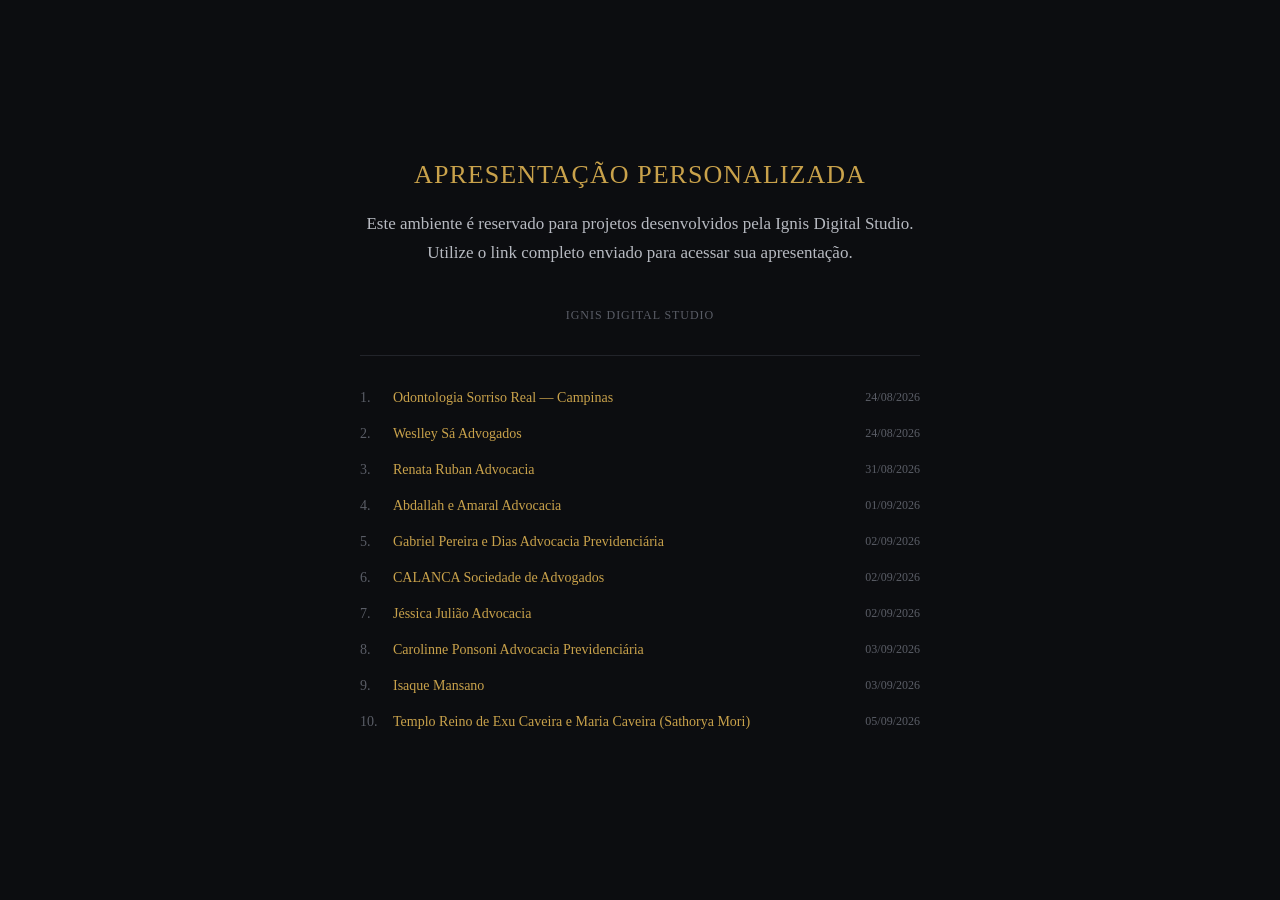
<file: index.html>
<!doctype html>
<html lang="pt-BR">
<head>
<meta charset="UTF-8">
<meta name="viewport" content="width=device-width, initial-scale=1">
<meta name="robots" content="noindex, nofollow, noarchive, nosnippet">
<title>Ignis Digital Studio</title>
<style>
  :root{color-scheme:dark light}
  *{box-sizing:border-box;margin:0;padding:0}
  body{
    min-height:100svh;
    display:flex;
    align-items:center;
    justify-content:center;
    padding:32px;
    background:#0c0d10;
    color:#eceef1;
    font-family:Georgia,'Times New Roman',serif;
    text-align:center;
  }
  main{max-width:560px}
  h1{
    font-size:clamp(20px,4vw,26px);
    font-weight:400;
    letter-spacing:.04em;
    text-transform:uppercase;
    color:#c9a24b;
    margin-bottom:20px;
  }
  p{
    font-size:clamp(15px,2.4vw,17px);
    line-height:1.7;
    color:#b7bac1;
  }
  footer{
    margin-top:40px;
    font-size:12px;
    letter-spacing:.08em;
    text-transform:uppercase;
    color:#5a5d66;
  }
  ol{
    list-style:none;
    text-align:left;
    margin-top:32px;
    border-top:1px solid #22242a;
    padding-top:24px;
    counter-reset:n;
  }
  ol li{
    display:flex;
    gap:12px;
    padding:10px 0;
    font-size:14px;
    color:#b7bac1;
    counter-increment:n;
  }
  ol li .n{color:#5a5d66;min-width:1.5em}
  ol li .n::before{content:counter(n) "."}
  ol li a{color:#c9a24b;text-decoration:none}
  ol li a:hover{text-decoration:underline}
  ol li .d{margin-left:auto;color:#5a5d66;font-size:12px;white-space:nowrap}
</style>
</head>
<body>
  <main>
    <h1>Apresentação personalizada</h1>
    <p>Este ambiente é reservado para projetos desenvolvidos pela Ignis Digital Studio. Utilize o link completo enviado para acessar sua apresentação.</p>
    <footer>Ignis Digital Studio</footer>

    <ol>
      <li><span class="n"></span> <a href="/odontologia-sorriso-real-campinas/">Odontologia Sorriso Real — Campinas</a> <span class="d">24/08/2026</span></li>
      <li><span class="n"></span> <a href="/weslley-sa-advogados/">Weslley Sá Advogados</a> <span class="d">24/08/2026</span></li>
      <li><span class="n"></span> <a href="/renata-ruban-advocacia/">Renata Ruban Advocacia</a> <span class="d">31/08/2026</span></li>
      <li><span class="n"></span> <a href="/abdallah-e-amaral-advocacia/">Abdallah e Amaral Advocacia</a> <span class="d">01/09/2026</span></li>
      <li><span class="n"></span> <a href="/gabriel-pereira-e-dias-advocacia-previdenciaria/">Gabriel Pereira e Dias Advocacia Previdenciária</a> <span class="d">02/09/2026</span></li>
      <li><span class="n"></span> <a href="/calanca-advogados-bauru/">CALANCA Sociedade de Advogados</a> <span class="d">02/09/2026</span></li>
      <li><span class="n"></span> <a href="/jessica-juliao-advocacia/">Jéssica Julião Advocacia</a> <span class="d">02/09/2026</span></li>
      <li><span class="n"></span> <a href="/carolinne-ponsoni-advocacia/">Carolinne Ponsoni Advocacia Previdenciária</a> <span class="d">03/09/2026</span></li>
      <li><span class="n"></span> <a href="/isaque-mansano-advocacia-criminal/">Isaque Mansano</a> <span class="d">03/09/2026</span></li>
      <li><span class="n"></span> <a href="/sathorya-mori/">Templo Reino de Exu Caveira e Maria Caveira (Sathorya Mori)</a> <span class="d">05/09/2026</span></li>
    </ol>
  </main>
</body>
</html>
</file>
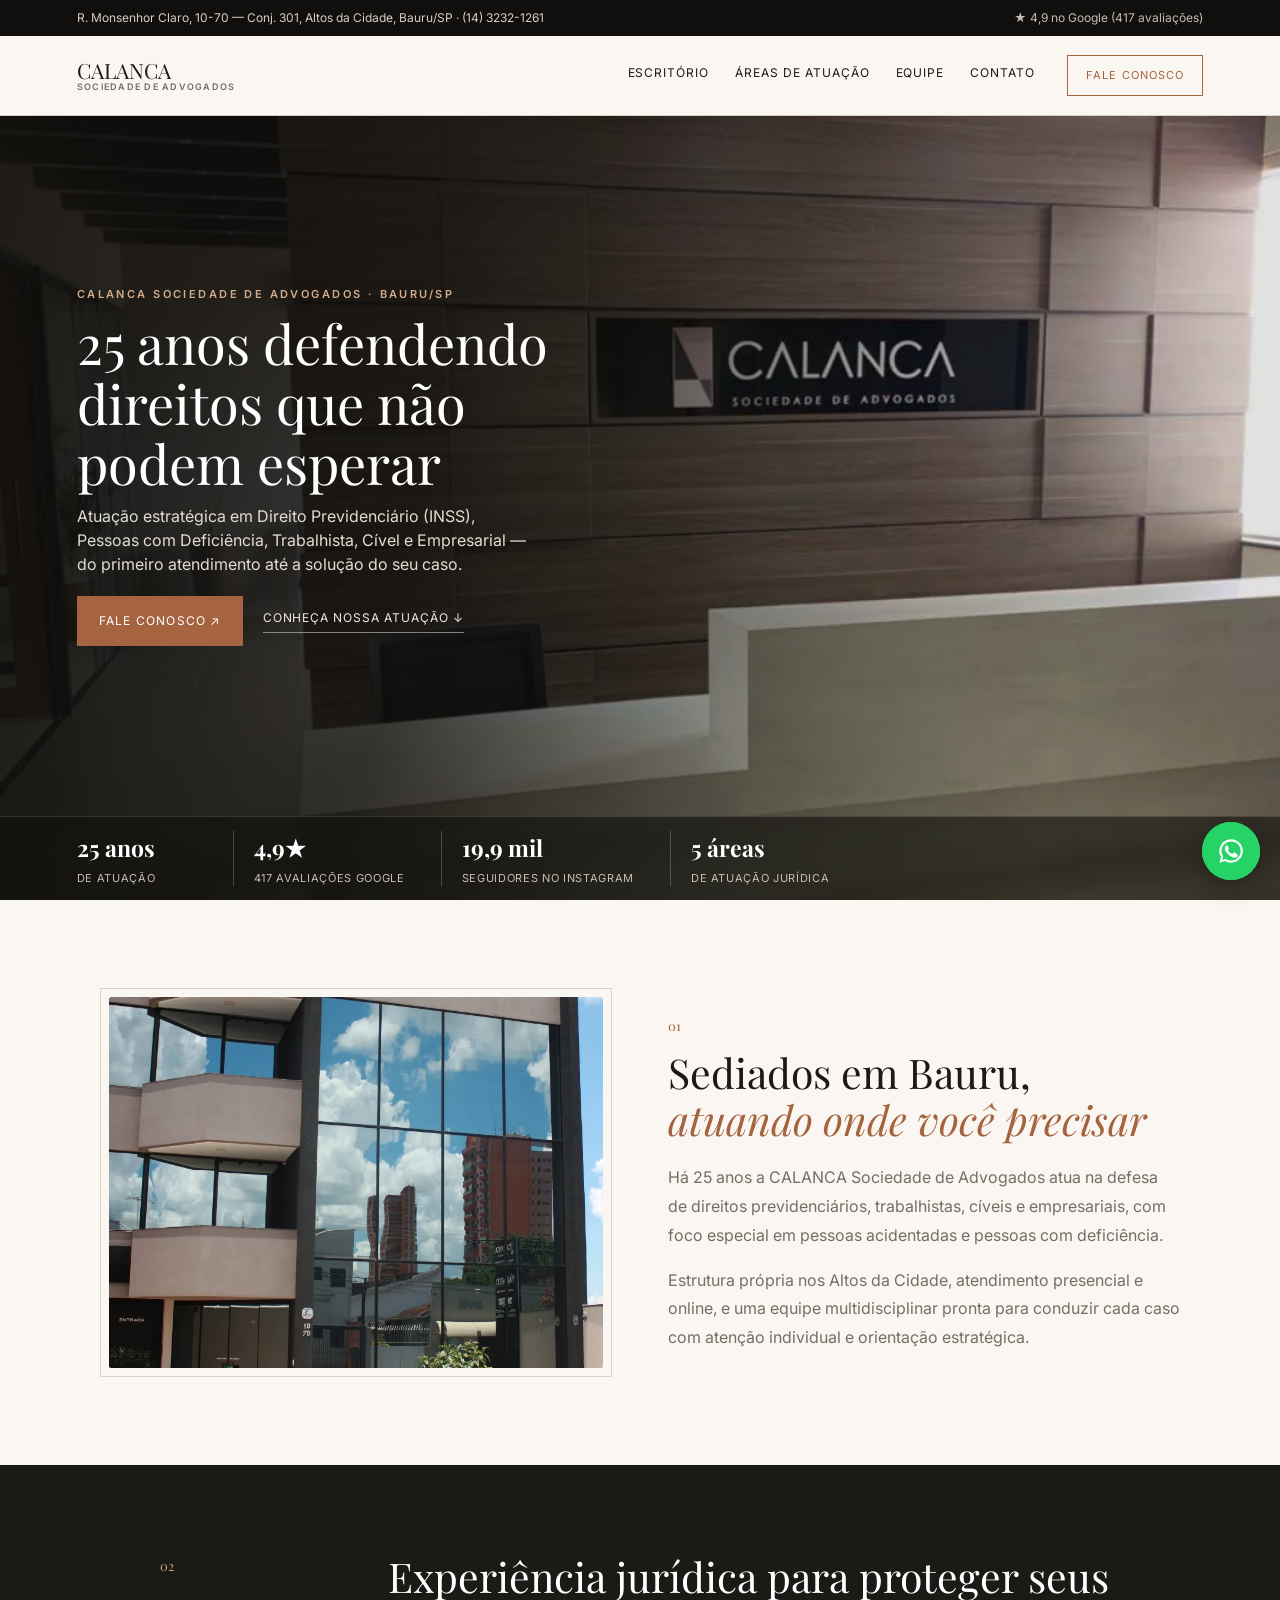
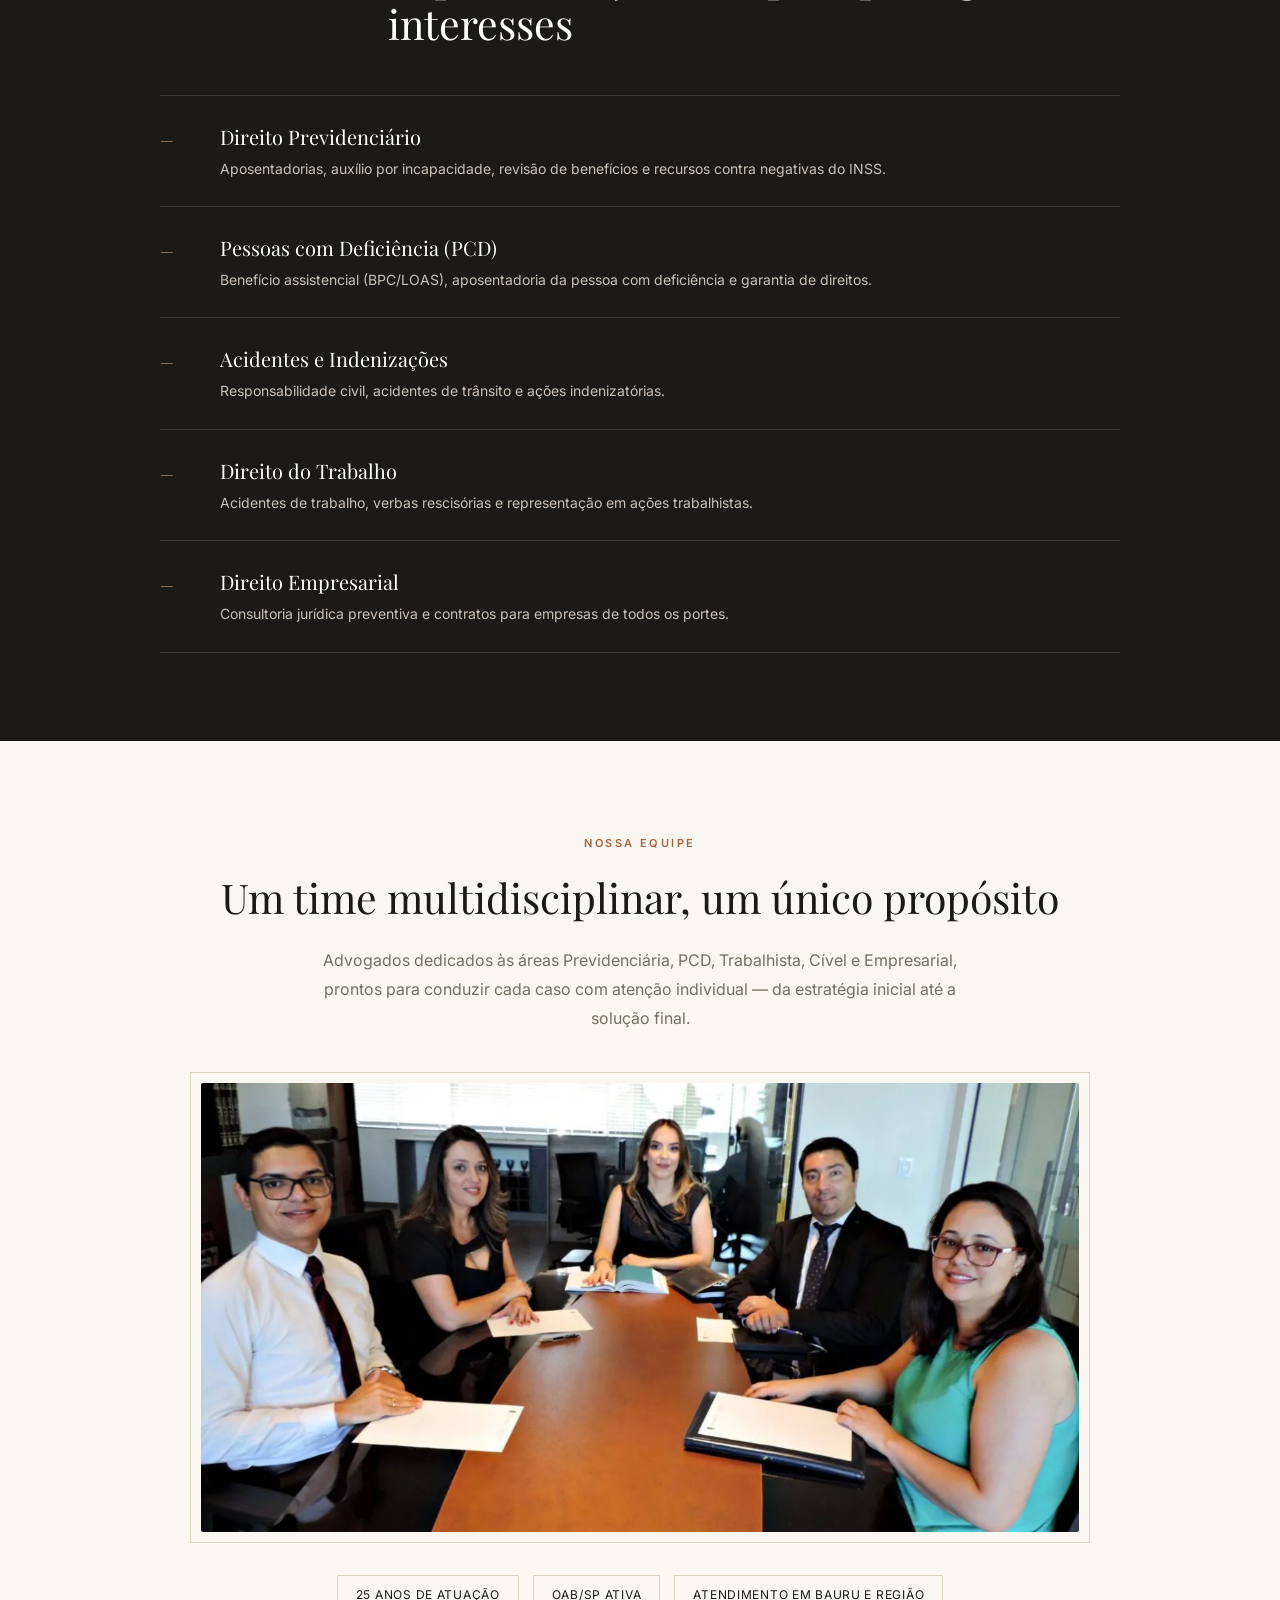
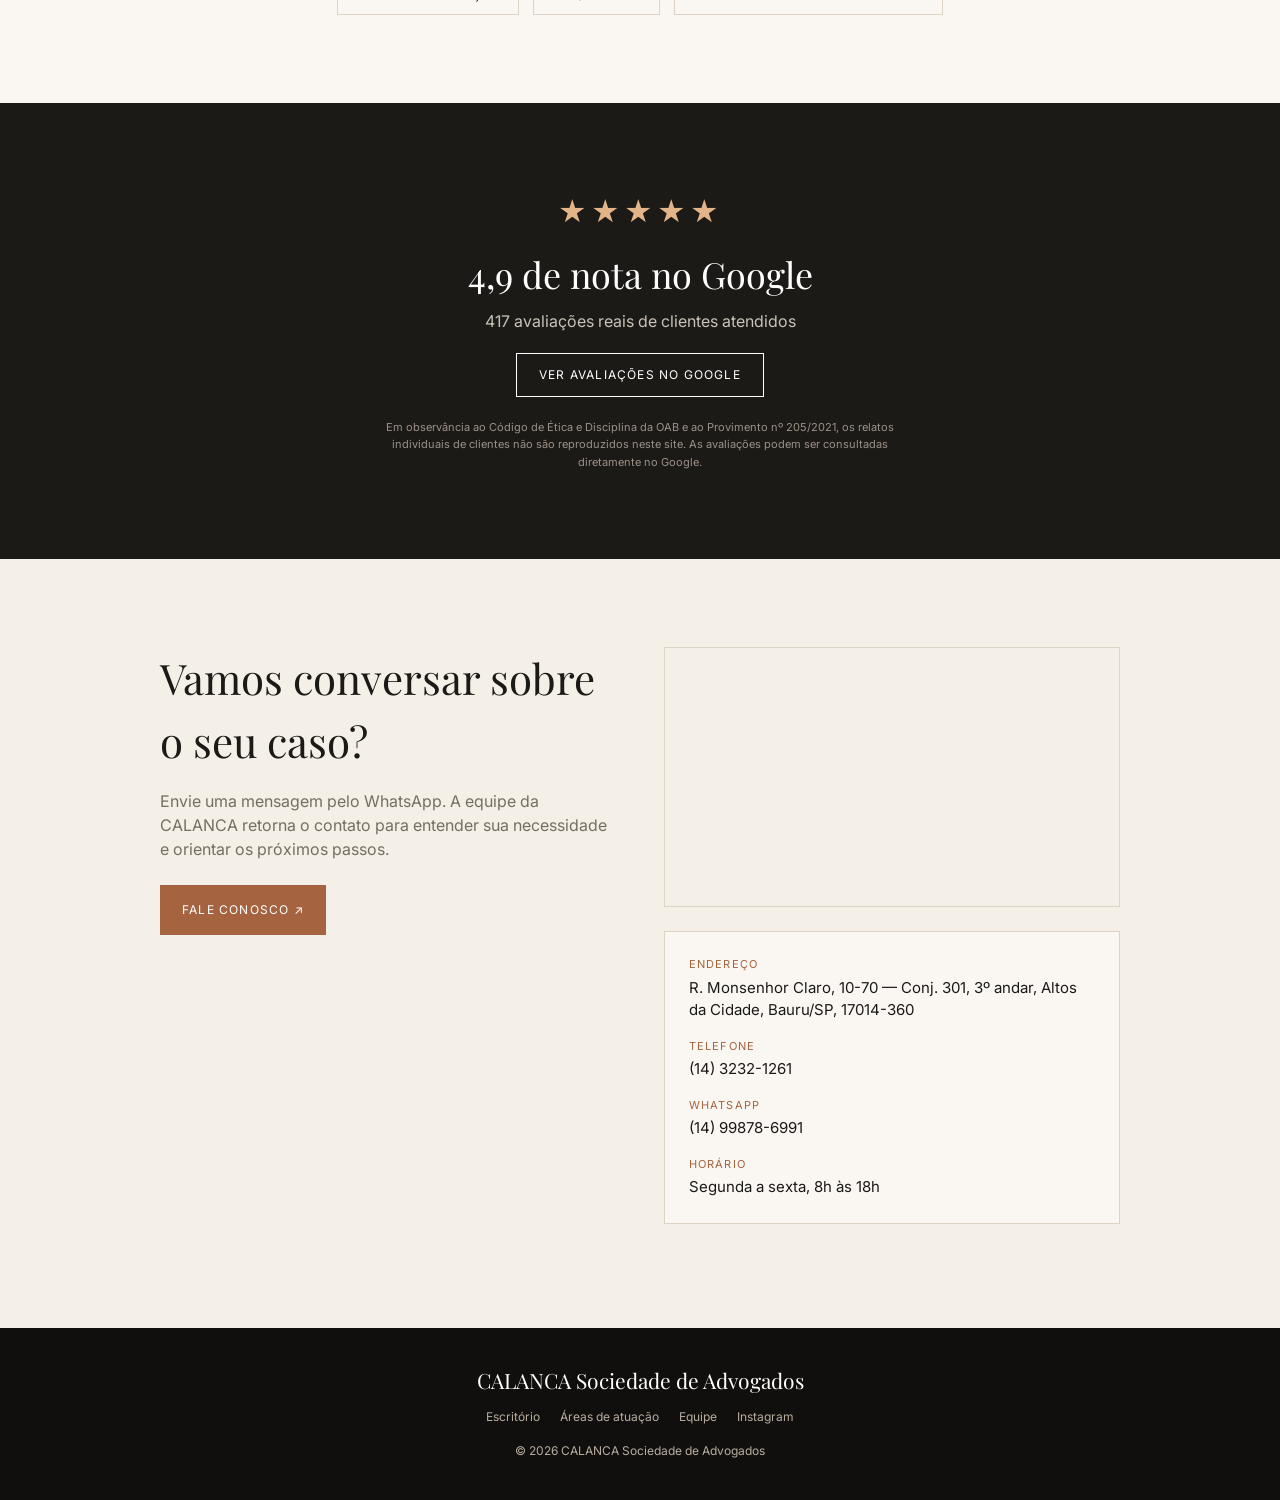
<file: calanca-advogados-bauru/index.html>
<!DOCTYPE html>
<html lang="pt-BR">
<head>
<meta charset="UTF-8">
<meta name="viewport" content="width=device-width, initial-scale=1.0">
<title>CALANCA Sociedade de Advogados | Bauru/SP</title>
<meta name="description" content="Advocacia Previdenciária (INSS), PCD, Trabalhista, Cível e Empresarial em Bauru/SP. 25 anos de atuação, 4,9★ no Google com 417 avaliações.">
<link rel="preconnect" href="https://fonts.googleapis.com">
<link rel="preconnect" href="https://fonts.gstatic.com" crossorigin>
<link href="https://fonts.googleapis.com/css2?family=Playfair+Display:wght@400;500;600&family=Inter:wght@400;500;600;700&display=swap" rel="stylesheet">
<style>
:root{
  --ink:#1c1a17;--deep:#100f0d;--copper:#a6633f;--copper-deep:#7c4a2e;
  --cream:#f4efe7;--paper:#faf7f2;--muted:#756e64;--line:#ddd3c4;--wa:#25D366;
  --serif:'Playfair Display',Georgia,serif;--sans:'Inter',Arial,sans-serif;
}
*{box-sizing:border-box}
html{scroll-behavior:smooth}
body{margin:0;background:var(--paper);color:var(--ink);font-family:var(--sans);line-height:1.5}
a{color:inherit;text-decoration:none}
button,input,textarea{font:inherit}
img{max-width:100%;display:block}
section{padding:88px 24px}

/* Utility bar */
.utility{background:var(--deep);color:#d8cfc2;font-size:12px;padding:9px 6vw;display:flex;justify-content:space-between;align-items:center;flex-wrap:wrap;gap:8px;flex-shrink:0}
.utility a{opacity:.9}
.utility a:hover{opacity:1;text-decoration:underline}
.utility .rating{white-space:nowrap}

/* Nav */
.nav{background:var(--paper);border-bottom:1px solid var(--line);padding:0 6vw;display:flex;align-items:center;gap:32px;min-height:80px;flex-shrink:0;position:sticky;top:0;z-index:20}
.brand{font-family:var(--serif);font-size:21px;color:var(--ink);margin-right:auto;line-height:1.15}
.brand small{display:block;font-family:var(--sans);font-size:9px;letter-spacing:.14em;text-transform:uppercase;color:var(--muted);font-weight:600}
.navLinks{display:flex;gap:26px;font-size:12px;text-transform:uppercase;letter-spacing:.08em}
.navLinks a{border-bottom:1px solid transparent;padding-bottom:4px}
.navLinks a:hover{border-color:var(--copper)}
.navCta{border:1px solid var(--copper);color:var(--copper);padding:11px 18px;font-size:11px;text-transform:uppercase;letter-spacing:.1em;white-space:nowrap}
.navCta:hover{background:var(--copper);color:#fff}
.menuToggle{display:none;background:none;border:1px solid var(--line);width:42px;height:42px;align-items:center;justify-content:center}
@media(max-width:960px){
  .navLinks{display:none}
  .menuToggle{display:flex}
}

/* firstFold — barra utilitária + nav + hero somam no mínimo 1 tela */
.firstFold{min-height:100vh;display:flex;flex-direction:column}
.firstFold{min-height:100svh}

/* Hero IMMERSIVE — foto full-bleed com overlay, texto à esquerda, faixa de métricas na base */
.hero{padding:0;position:relative;flex:1 1 auto;min-height:0;display:flex;flex-direction:column;background:var(--deep);color:#fff}
.heroBg{position:absolute;inset:0;z-index:0}
.heroBg img{position:absolute;inset:0;width:100%;height:100%;object-fit:cover;object-position:center 62%}
.heroBg::after{content:"";position:absolute;inset:0;background:linear-gradient(100deg,rgba(16,15,13,.94) 0%,rgba(16,15,13,.82) 34%,rgba(16,15,13,.42) 60%,rgba(16,15,13,.12) 82%)}
.heroContent{position:relative;z-index:1;flex:1 1 auto;display:flex;flex-direction:column;justify-content:center;padding:28px 6vw;max-width:660px}
.eyebrow{font-size:11px;text-transform:uppercase;letter-spacing:.22em;color:#d3ac8b;font-weight:600}
.hero h1{font-family:var(--serif);font-weight:400;font-size:clamp(32px,4.4vw,54px);line-height:1.12;margin:10px 0;max-width:21ch}
.hero .lead{color:#e4dcd0;font-size:16px;max-width:46ch;margin:0 0 20px}
.heroActions{display:flex;gap:20px;align-items:center;flex-wrap:wrap}
.btn{padding:16px 22px;font-size:12px;text-transform:uppercase;letter-spacing:.1em;display:inline-flex;align-items:center;gap:10px}
.btn.primary{background:var(--copper);color:#fff}
.btn.primary:hover{background:var(--copper-deep)}
.textLink.light{color:#f1e9de;font-size:12px;text-transform:uppercase;letter-spacing:.08em;border-bottom:1px solid rgba(241,233,222,.5);padding-bottom:5px}
.textLink.light:hover{border-color:#fff}

.heroStats{position:relative;z-index:1;flex:0 0 auto;display:flex;background:rgba(16,15,13,.6);border-top:1px solid rgba(255,255,255,.14);backdrop-filter:blur(6px);padding:14px 6vw;gap:36px;flex-wrap:wrap}
.heroStat{border-left:1px solid rgba(255,255,255,.22);padding-left:20px;min-width:120px}
.heroStat:first-child{border-left:0;padding-left:0}
.heroStat strong{display:block;font-family:var(--serif);font-size:clamp(18px,1.8vw,24px);color:#fff}
.heroStat span{display:block;font-size:11px;color:#c9beb0;text-transform:uppercase;letter-spacing:.06em;margin-top:4px}

@media(max-width:760px){
  .heroContent{padding:36px 24px 28px;max-width:none}
  .heroStats{padding:18px 24px;gap:18px 22px}
  .heroStat{min-width:calc(50% - 11px);border-left:0;padding-left:0}
}

/* Escritório — foto da fachada + texto institucional */
.officeIntro{max-width:1080px;margin:0 auto;display:grid;grid-template-columns:1fr 1fr;gap:56px;align-items:center}
.officeFrame{background:var(--paper);border:1px solid var(--line);padding:8px}
.officeFrame img{width:100%;height:auto;aspect-ratio:4/3;object-fit:cover;border-radius:2px}
.officeText .sectionNumber{font-family:var(--serif);color:var(--copper);font-size:13px;display:inline-block;margin-bottom:14px}
.officeText h2{font-family:var(--serif);font-weight:400;font-size:clamp(30px,3.2vw,42px);margin:0 0 20px;line-height:1.15}
.officeText h2 em{color:var(--copper);font-style:italic}
.officeText p{color:var(--muted);font-size:16px;line-height:1.8;margin:0 0 16px}
.officeText p:last-child{margin-bottom:0}
@media(max-width:820px){.officeIntro{grid-template-columns:1fr;gap:28px}}

/* Áreas de atuação */
.practice{background:var(--ink);color:#fff}
.practiceHead{max-width:960px;margin:0 auto 48px;display:grid;grid-template-columns:180px 1fr;gap:48px}
.practiceHead .sectionNumber{font-family:var(--serif);color:#c99f7c;font-size:13px}
.practiceHead h2{font-family:var(--serif);font-weight:400;font-size:clamp(30px,3.2vw,44px);margin:0;line-height:1.15}
.practiceList{max-width:960px;margin:0 auto;list-style:none;padding:0}
.practiceList li{display:grid;grid-template-columns:40px 1fr;gap:20px;padding:26px 0;border-bottom:1px solid #3a3630}
.practiceList li:first-child{border-top:1px solid #3a3630}
.practiceList span{color:#c99f7c;font-family:var(--serif);display:inline-block;transform:translateY(6px)}
.practiceList h3{margin:0 0 6px;font-family:var(--serif);font-weight:400;font-size:20px}
.practiceList p{margin:0;color:#c9c2b8;font-size:14px;line-height:1.6}
@media(max-width:760px){.practiceHead{grid-template-columns:1fr;gap:16px}}

/* Equipe — foto real de grupo, sem cards individuais (nomes/OAB não confirmados) */
.team{max-width:900px;margin:0 auto;text-align:center}
.team .eyebrow{color:var(--copper)}
.team h2{font-family:var(--serif);font-weight:400;font-size:clamp(30px,3.2vw,42px);margin:14px 0 18px}
.team p.lead{color:var(--muted);font-size:16px;line-height:1.8;max-width:640px;margin:0 auto 40px}
.teamFrame{background:var(--paper);border:1px solid var(--line);padding:10px}
.teamFrame img{width:100%;height:auto;border-radius:2px;display:block}
.teamBadges{display:flex;justify-content:center;flex-wrap:wrap;gap:14px;margin-top:32px}
.teamBadges span{border:1px solid var(--line);padding:10px 18px;font-size:12px;color:var(--ink);text-transform:uppercase;letter-spacing:.06em}

/* Prova social real */
.proof{background:var(--ink);color:#fff;text-align:center}
.proof .stars{font-size:28px;letter-spacing:4px;color:#e2b487}
.proof h2{font-family:var(--serif);font-weight:400;font-size:clamp(26px,3vw,36px);margin:14px 0 8px}
.proof p{color:#c9c2b8;margin:0 0 20px}
.proof a.btn-outline{border:1px solid #fff;padding:12px 22px;font-size:12px;text-transform:uppercase;letter-spacing:.1em;display:inline-block;color:#fff}
.proof a.btn-outline:hover{background:#fff;color:var(--ink)}
.proof .disclaimer{max-width:560px;margin:22px auto 0;font-size:11px;line-height:1.6;color:#9a9188}

/* Contato */
.contact{background:var(--cream)}
.contactGrid{max-width:960px;margin:0 auto;display:grid;grid-template-columns:1fr 1fr;gap:48px;align-items:start}
.contact h2{font-family:var(--serif);font-weight:400;font-size:clamp(30px,3.4vw,42px);margin:0 0 16px}
.contact p{color:var(--muted);margin:0 0 24px}
.contactCard{border:1px solid var(--line);padding:24px;background:var(--paper)}
.contactCard dt{font-size:11px;text-transform:uppercase;letter-spacing:.1em;color:var(--copper);margin-top:16px}
.contactCard dt:first-child{margin-top:0}
.contactCard dd{margin:4px 0 0;font-size:15px}
.mapWrap{border:1px solid var(--line);height:260px;overflow:hidden}
.contactCard.afterMap{margin-top:24px}
.mapWrap iframe{width:100%;height:100%;border:0}
@media(max-width:760px){.contactGrid{grid-template-columns:1fr}}

/* Footer */
footer{background:var(--deep);color:#b8ada0;padding:40px 24px;text-align:center;font-size:12px}
footer .brand{color:#fff}
footer nav{display:flex;gap:20px;justify-content:center;margin:16px 0;flex-wrap:wrap}
footer nav a:hover{color:#fff}

/* WhatsApp flutuante */
.waFloat{position:fixed;right:20px;bottom:20px;width:58px;height:58px;border-radius:50%;background:var(--wa);display:flex;align-items:center;justify-content:center;box-shadow:0 8px 22px rgba(0,0,0,.25);z-index:30}
.waFloat svg{width:28px;height:28px;fill:#fff}
.js .waFloat::after{content:"";position:absolute;inset:0;border-radius:50%;background:var(--wa);animation:pulse 2.2s ease-out infinite;z-index:-1}
@keyframes pulse{0%{opacity:.55;transform:scale(1)}100%{opacity:0;transform:scale(1.7)}}

/* Progressive enhancement: sem JS, tudo visível. Com JS, reveal suave no scroll */
.js .reveal{opacity:0;transform:translateY(14px);transition:opacity .5s ease,transform .5s ease}
.js .reveal.in{opacity:1;transform:none}

@media (prefers-reduced-motion: reduce){
  html{scroll-behavior:auto}
  .js .reveal{opacity:1;transform:none;transition:none}
  .waFloat::after{animation:none}
}
</style>
</head>
<body>

<div class="firstFold">
<div class="utility">
  <span>R. Monsenhor Claro, 10-70 — Conj. 301, Altos da Cidade, Bauru/SP · (14) 3232-1261</span>
  <a class="rating" href="https://www.google.com/maps/search/?api=1&query=CALANCA+Sociedade+de+Advogados+Bauru+SP" target="_blank" rel="noreferrer">★ 4,9 no Google (417 avaliações)</a>
</div>

<nav class="nav">
  <a class="brand" href="#inicio">CALANCA<small>Sociedade de Advogados</small></a>
  <div class="navLinks">
    <a href="#escritorio">Escritório</a>
    <a href="#atuacao">Áreas de atuação</a>
    <a href="#equipe">Equipe</a>
    <a href="#contato">Contato</a>
  </div>
  <a class="navCta" href="https://wa.me/5514998786991?text=Ol%C3%A1!%20Encontrei%20o%20site%20da%20CALANCA%20e%20gostaria%20de%20agendar%20uma%20conversa." target="_blank" rel="noreferrer">Fale conosco</a>
</nav>

<section class="hero" id="inicio">
  <div class="heroBg">
    <img src="assets/recepcao.webp" alt="Recepção do escritório CALANCA Sociedade de Advogados, em Bauru/SP" width="1223" height="648" loading="eager" fetchpriority="high" decoding="async">
  </div>
  <div class="heroContent reveal">
    <span class="eyebrow">CALANCA Sociedade de Advogados · Bauru/SP</span>
    <h1>25 anos defendendo direitos que não podem esperar</h1>
    <p class="lead">Atuação estratégica em Direito Previdenciário (INSS), Pessoas com Deficiência, Trabalhista, Cível e Empresarial — do primeiro atendimento até a solução do seu caso.</p>
    <div class="heroActions">
      <a class="btn primary" href="https://wa.me/5514998786991?text=Ol%C3%A1!%20Encontrei%20o%20site%20da%20CALANCA%20e%20gostaria%20de%20agendar%20uma%20conversa." target="_blank" rel="noreferrer">Fale conosco ↗</a>
      <a class="textLink light" href="#atuacao">Conheça nossa atuação ↓</a>
    </div>
  </div>
  <div class="heroStats reveal">
    <div class="heroStat"><strong>25 anos</strong><span>De atuação</span></div>
    <div class="heroStat"><strong>4,9★</strong><span>417 avaliações Google</span></div>
    <div class="heroStat"><strong>19,9 mil</strong><span>Seguidores no Instagram</span></div>
    <div class="heroStat"><strong>5 áreas</strong><span>De atuação jurídica</span></div>
  </div>
</section>
</div>

<section id="escritorio">
  <div class="officeIntro">
    <div class="officeFrame">
      <img src="assets/fachada.webp" alt="Fachada do Edifício Luzi Empresarial, sede da CALANCA Advogados em Bauru/SP" width="1189" height="627" loading="lazy" decoding="async">
    </div>
    <div class="officeText">
      <span class="sectionNumber">01</span>
      <h2>Sediados em Bauru,<br><em>atuando onde você precisar</em></h2>
      <p>Há 25 anos a CALANCA Sociedade de Advogados atua na defesa de direitos previdenciários, trabalhistas, cíveis e empresariais, com foco especial em pessoas acidentadas e pessoas com deficiência.</p>
      <p>Estrutura própria nos Altos da Cidade, atendimento presencial e online, e uma equipe multidisciplinar pronta para conduzir cada caso com atenção individual e orientação estratégica.</p>
    </div>
  </div>
</section>

<section class="practice" id="atuacao">
  <div class="practiceHead">
    <div><span class="sectionNumber">02</span></div>
    <h2>Experiência jurídica para proteger seus interesses</h2>
  </div>
  <ul class="practiceList">
    <li><span>—</span><div><h3>Direito Previdenciário</h3><p>Aposentadorias, auxílio por incapacidade, revisão de benefícios e recursos contra negativas do INSS.</p></div></li>
    <li><span>—</span><div><h3>Pessoas com Deficiência (PCD)</h3><p>Benefício assistencial (BPC/LOAS), aposentadoria da pessoa com deficiência e garantia de direitos.</p></div></li>
    <li><span>—</span><div><h3>Acidentes e Indenizações</h3><p>Responsabilidade civil, acidentes de trânsito e ações indenizatórias.</p></div></li>
    <li><span>—</span><div><h3>Direito do Trabalho</h3><p>Acidentes de trabalho, verbas rescisórias e representação em ações trabalhistas.</p></div></li>
    <li><span>—</span><div><h3>Direito Empresarial</h3><p>Consultoria jurídica preventiva e contratos para empresas de todos os portes.</p></div></li>
  </ul>
</section>

<!--
  Equipe: foto real de grupo (assets/equipe.webp), sem cards individuais —
  nomes e OAB de cada advogado(a) não foram confirmados, então não se atribui
  identidade a nenhuma pessoa da foto (ver modelos/advocacia.md, regra de
  nunca arriscar atribuir foto/credencial à pessoa errada).
-->
<section id="equipe">
  <div class="team">
    <span class="eyebrow">Nossa equipe</span>
    <h2>Um time multidisciplinar, um único propósito</h2>
    <p class="lead">Advogados dedicados às áreas Previdenciária, PCD, Trabalhista, Cível e Empresarial, prontos para conduzir cada caso com atenção individual — da estratégia inicial até a solução final.</p>
    <div class="teamFrame reveal">
      <img src="assets/equipe.webp" alt="Equipe de advogados da CALANCA Sociedade de Advogados" width="1258" height="642" loading="lazy" decoding="async">
    </div>
    <div class="teamBadges">
      <span>25 anos de atuação</span>
      <span>OAB/SP ativa</span>
      <span>Atendimento em Bauru e região</span>
    </div>
  </div>
</section>

<!--
  Depoimentos: seção removida de propósito. O Código de Ética da OAB veda
  mecanismos de captação de clientela e promessa de resultado — depoimento
  de cliente (mesmo real e autorizado) é zona de risco pra advogado.
  A prova social desta seção é SEMPRE a nota agregada real do Google.
-->
<section class="proof">
  <div class="stars">★★★★★</div>
  <h2>4,9 de nota no Google</h2>
  <p>417 avaliações reais de clientes atendidos</p>
  <a class="btn-outline" href="https://www.google.com/maps/search/?api=1&query=CALANCA+Sociedade+de+Advogados+Bauru+SP" target="_blank" rel="noreferrer">Ver avaliações no Google</a>
  <p class="disclaimer">Em observância ao Código de Ética e Disciplina da OAB e ao Provimento nº 205/2021, os relatos individuais de clientes não são reproduzidos neste site. As avaliações podem ser consultadas diretamente no Google.</p>
</section>

<section class="contact" id="contato">
  <div class="contactGrid">
    <div>
      <h2>Vamos conversar sobre o seu caso?</h2>
      <p>Envie uma mensagem pelo WhatsApp. A equipe da CALANCA retorna o contato para entender sua necessidade e orientar os próximos passos.</p>
      <a class="btn primary" style="color:#fff" href="https://wa.me/5514998786991?text=Ol%C3%A1!%20Encontrei%20o%20site%20da%20CALANCA%20e%20gostaria%20de%20agendar%20uma%20conversa." target="_blank" rel="noreferrer">Fale conosco ↗</a>
    </div>
    <div>
      <div class="mapWrap">
        <iframe src="https://www.google.com/maps?q=R.+Monsenhor+Claro,+10-70+-+Altos+da+Cidade,+Bauru+-+SP,+17014-360&output=embed" loading="lazy" title="Localização da CALANCA Sociedade de Advogados"></iframe>
      </div>
      <dl class="contactCard afterMap">
        <dt>Endereço</dt>
        <dd>R. Monsenhor Claro, 10-70 — Conj. 301, 3º andar, Altos da Cidade, Bauru/SP, 17014-360</dd>
        <dt>Telefone</dt>
        <dd>(14) 3232-1261</dd>
        <dt>WhatsApp</dt>
        <dd>(14) 99878-6991</dd>
        <dt>Horário</dt>
        <dd>Segunda a sexta, 8h às 18h</dd>
      </dl>
    </div>
  </div>
</section>

<footer>
  <div class="brand">CALANCA Sociedade de Advogados</div>
  <nav>
    <a href="#escritorio">Escritório</a>
    <a href="#atuacao">Áreas de atuação</a>
    <a href="#equipe">Equipe</a>
    <a href="https://www.instagram.com/calanca.advogados/" target="_blank" rel="noreferrer">Instagram</a>
  </nav>
  <span>© <span id="year"></span> CALANCA Sociedade de Advogados</span>
</footer>

<a class="waFloat" href="https://wa.me/5514998786991?text=Ol%C3%A1!%20Encontrei%20o%20site%20da%20CALANCA%20e%20gostaria%20de%20agendar%20uma%20conversa." target="_blank" rel="noreferrer" aria-label="Fale conosco">
  <svg viewBox="0 0 24 24"><path d="M12 2a10 10 0 0 0-8.5 15.2L2 22l4.9-1.5A10 10 0 1 0 12 2zm0 18.2a8.2 8.2 0 0 1-4.2-1.2l-.3-.2-3 .9.9-2.9-.2-.3A8.2 8.2 0 1 1 12 20.2zm4.5-6.1c-.2-.1-1.5-.7-1.7-.8-.2-.1-.4-.1-.6.1-.2.2-.6.8-.8 1-.1.2-.3.2-.5.1-.2-.1-1-.4-2-1.2-.7-.6-1.2-1.4-1.4-1.7-.1-.2 0-.4.1-.5l.4-.5c.1-.1.2-.3.2-.4.1-.2 0-.3 0-.5s-.6-1.5-.8-2c-.2-.5-.4-.4-.6-.4h-.5c-.2 0-.5.1-.7.3-.2.2-.9.9-.9 2.3s1 2.6 1.1 2.8c.1.2 2 3 4.7 4.2.7.3 1.2.5 1.6.6.7.2 1.3.2 1.8.1.5-.1 1.5-.6 1.7-1.2.2-.6.2-1.1.2-1.2-.1-.1-.3-.2-.5-.3z"/></svg>
</a>

<script>
document.documentElement.classList.add('js');
document.getElementById('year').textContent = new Date().getFullYear();

if ('IntersectionObserver' in window) {
  var obs = new IntersectionObserver(function(entries){
    entries.forEach(function(e){ if (e.isIntersecting) e.target.classList.add('in'); });
  }, { threshold: 0.15 });
  document.querySelectorAll('.reveal').forEach(function(el){ obs.observe(el); });
} else {
  document.querySelectorAll('.reveal').forEach(function(el){ el.classList.add('in'); });
}
</script>
</body>
</html>
</file>
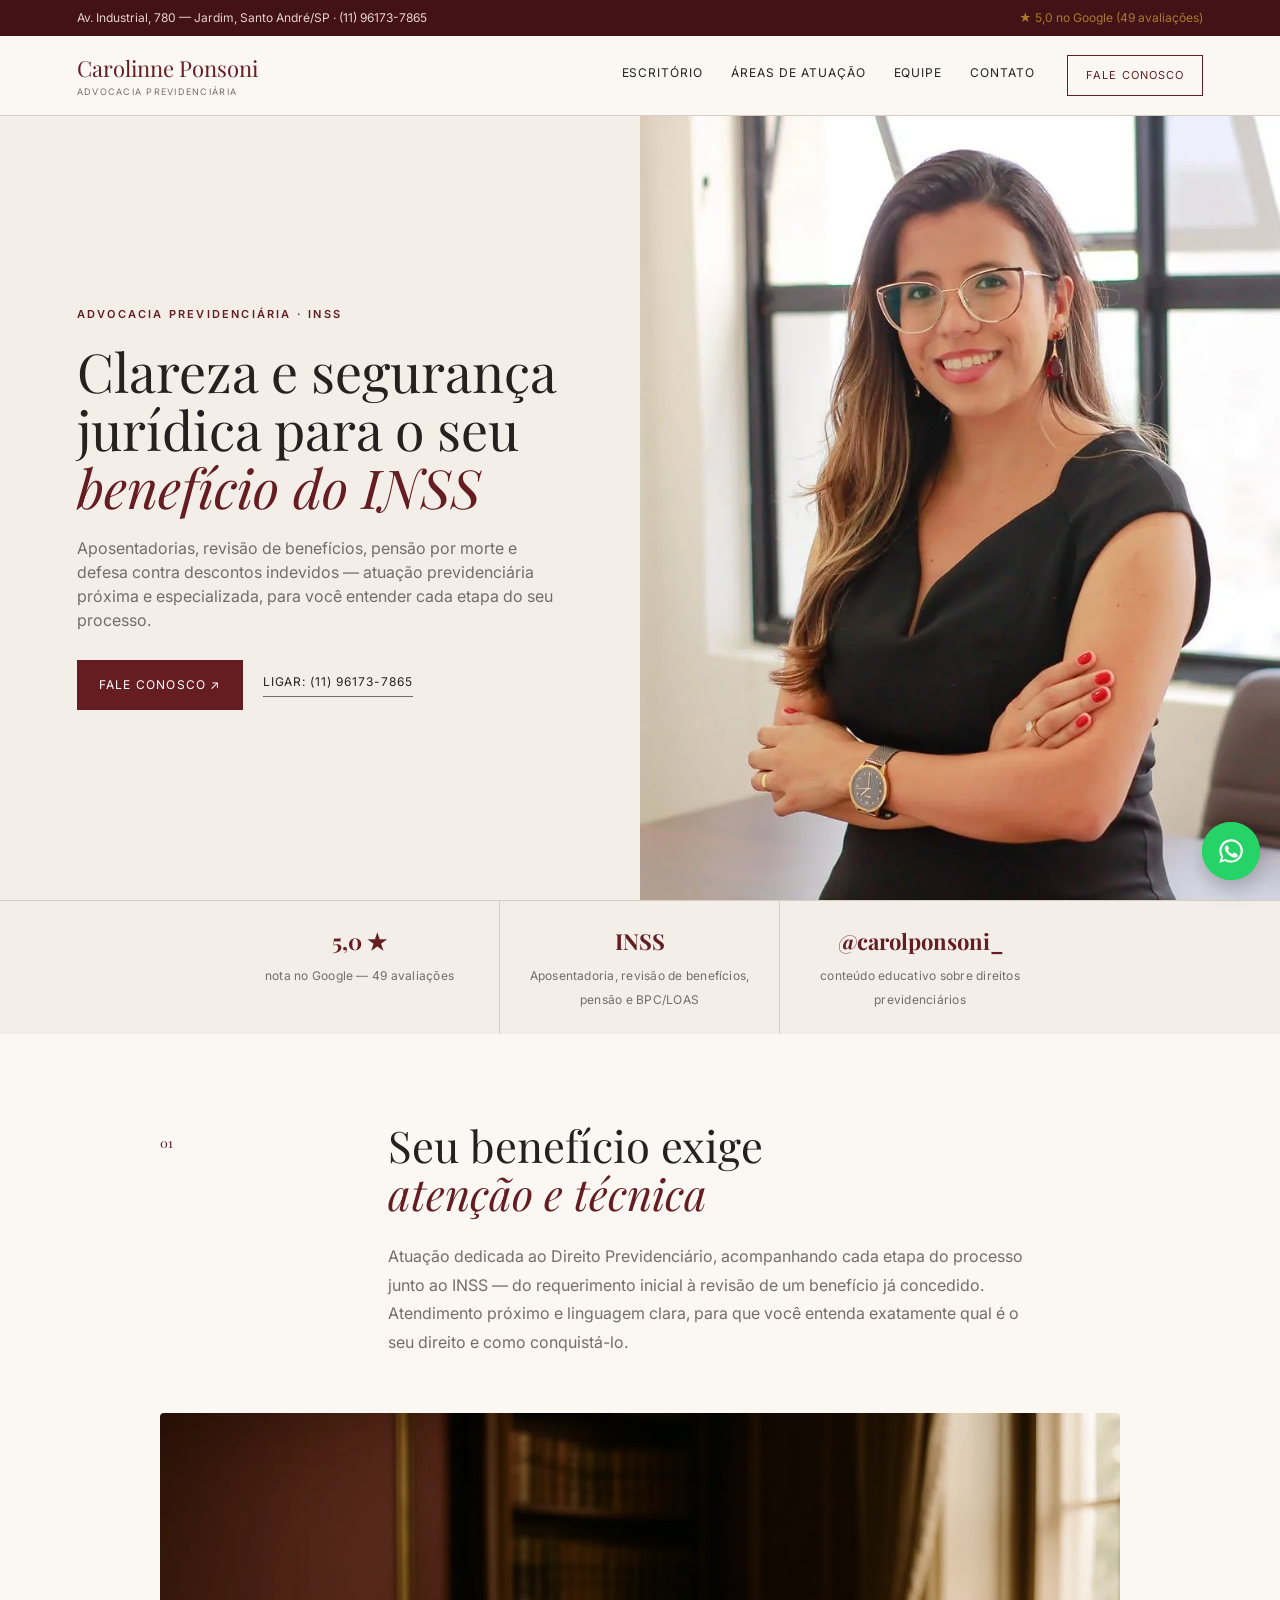
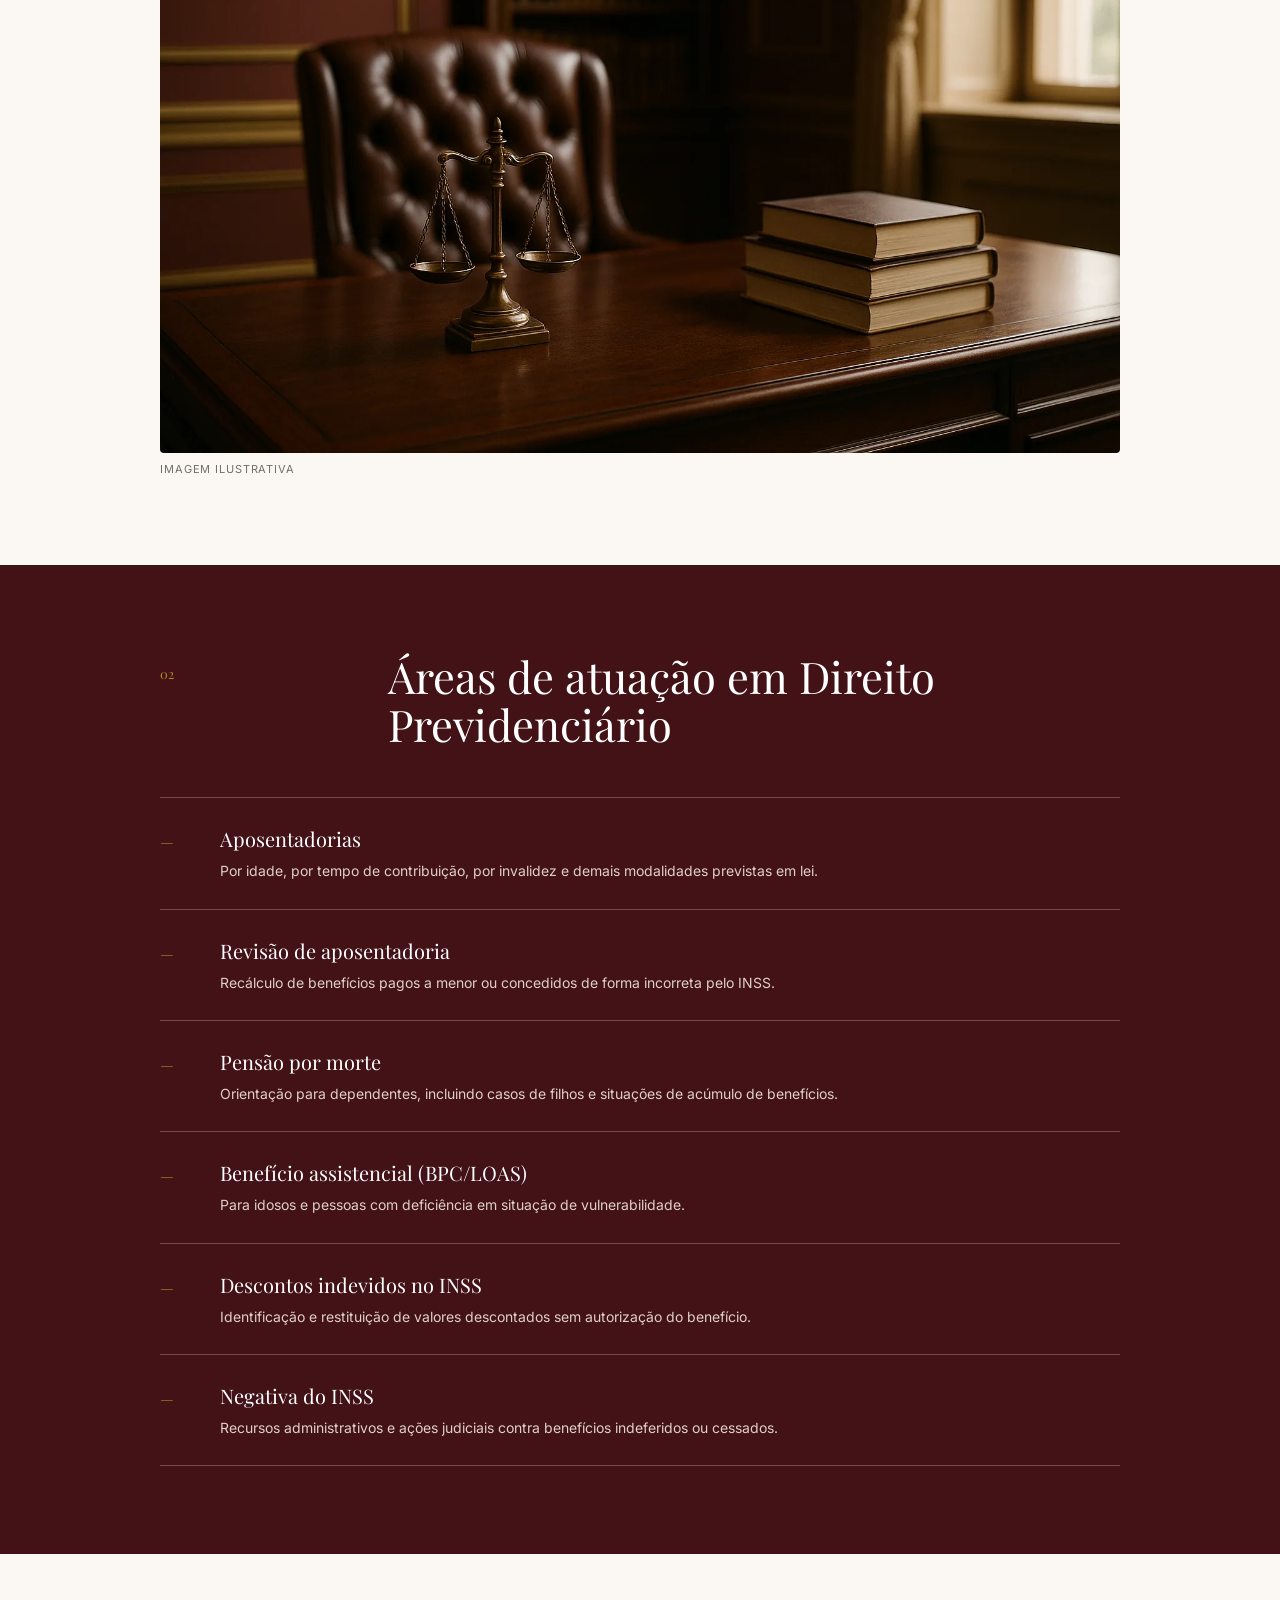
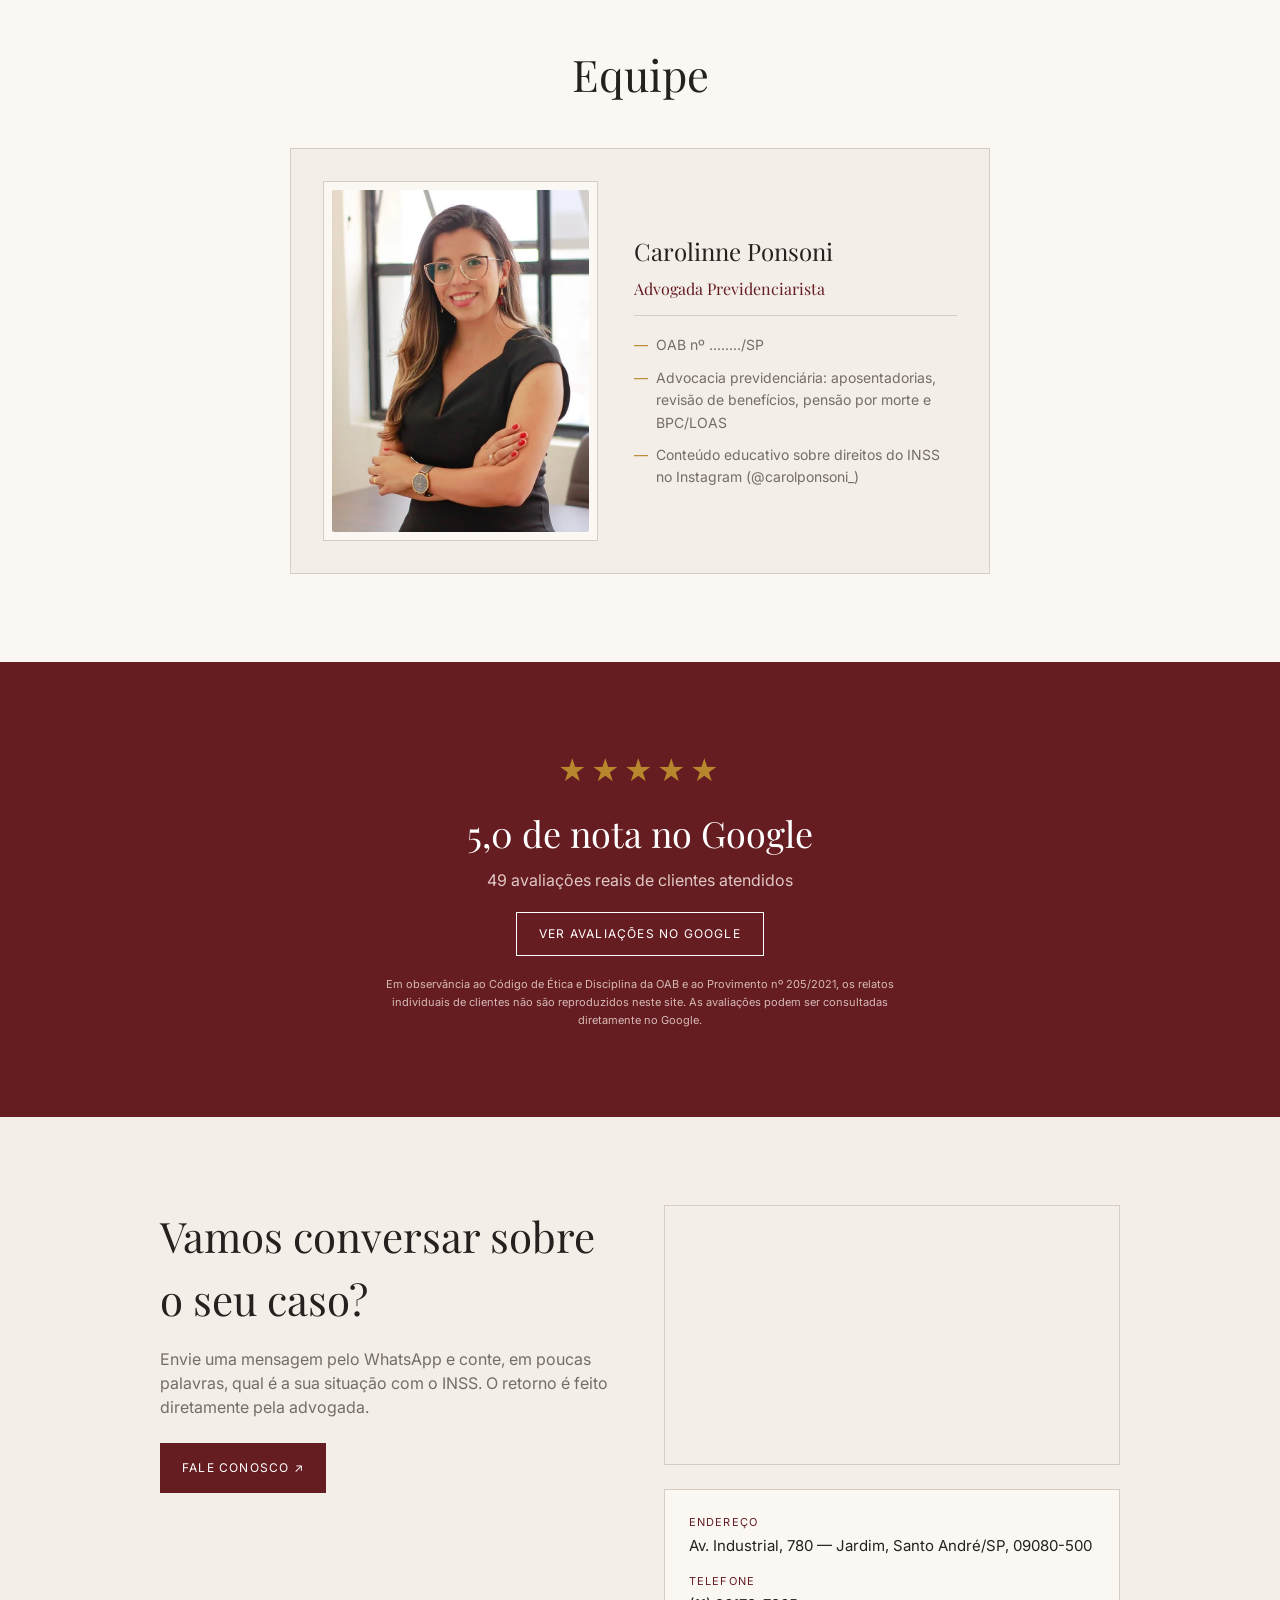
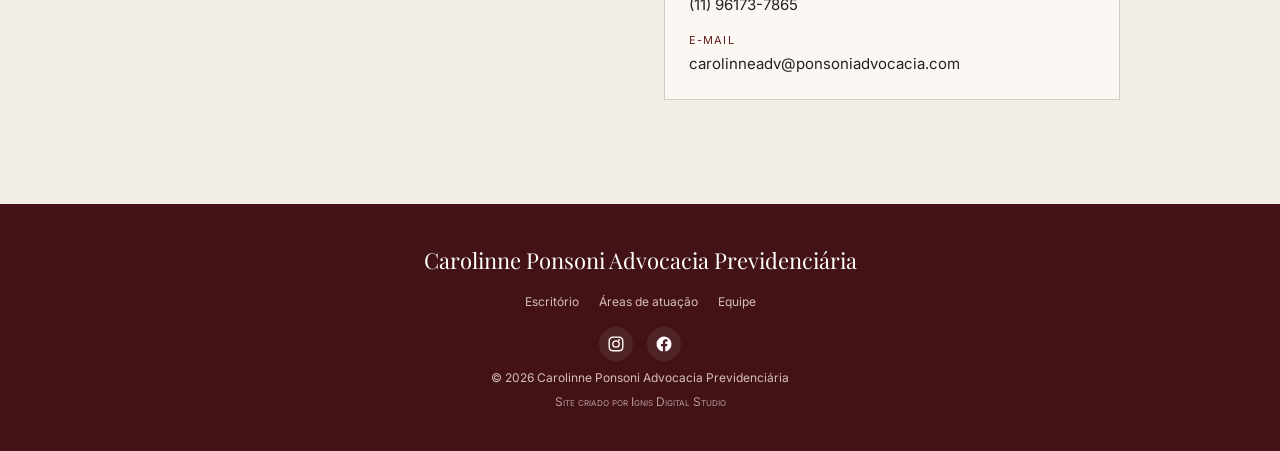
<file: carolinne-ponsoni-advocacia/index.html>
<!DOCTYPE html>
<html lang="pt-BR">
<head>
<meta charset="UTF-8">
<meta name="viewport" content="width=device-width, initial-scale=1.0">
<title>Carolinne Ponsoni Advocacia Previdenciária | Santo André</title>
<meta name="description" content="Advocacia especializada em Direito Previdenciário: aposentadorias, revisão de benefícios, pensão por morte, BPC/LOAS e defesa contra descontos indevidos do INSS. Atendimento em Santo André/SP.">
<link rel="icon" type="image/svg+xml" href="[data-uri]">
<link rel="preconnect" href="https://fonts.googleapis.com">
<link rel="preconnect" href="https://fonts.gstatic.com" crossorigin>
<link href="https://fonts.googleapis.com/css2?family=Playfair+Display:ital,wght@0,400;0,600;1,400&family=Inter:wght@400;500;600;700&display=swap" rel="stylesheet">
<style>
:root{
  --wine:#651d22;--deep:#421216;--gold:#b8862c;--cream:#f3eee7;--paper:#fbf8f3;
  --ink:#25211f;--muted:#756d67;--line:#d8cdc2;--wa:#25D366;--fb:#1877F2;
  --serif:'Playfair Display',Georgia,serif;--sans:'Inter',Arial,sans-serif;
}
*{box-sizing:border-box}
html{scroll-behavior:smooth}
body{margin:0;background:var(--paper);color:var(--ink);font-family:var(--sans);line-height:1.5}
a{color:inherit;text-decoration:none}
button,input,textarea{font:inherit}
img{max-width:100%;display:block}
section{padding:88px 24px}

.utility{background:var(--deep);color:#e7d3d1;font-size:12px;padding:9px 6vw;display:flex;justify-content:space-between;align-items:center;flex-wrap:wrap;gap:8px;flex-shrink:0}
.utility a{opacity:.9}
.utility a:hover{opacity:1;text-decoration:underline}
.utility .rating{white-space:nowrap;color:var(--gold)}

.nav{background:var(--paper);border-bottom:1px solid var(--line);padding:0 6vw;display:flex;align-items:center;gap:32px;height:80px;flex-shrink:0;position:sticky;top:0;z-index:20}
.brand{font-family:var(--serif);font-size:22px;color:var(--wine);margin-right:auto}
.brand small{display:block;font-family:var(--sans);font-size:9px;letter-spacing:.14em;text-transform:uppercase;color:var(--muted)}
.navLinks{display:flex;gap:28px;font-size:12px;text-transform:uppercase;letter-spacing:.08em}
.navLinks a{border-bottom:1px solid transparent;padding-bottom:4px}
.navLinks a:hover{border-color:var(--gold)}
.navCta{border:1px solid var(--wine);color:var(--wine);padding:11px 18px;font-size:11px;text-transform:uppercase;letter-spacing:.1em;white-space:nowrap}
.navCta:hover{background:var(--wine);color:#fff}
.menuToggle{display:none;background:none;border:1px solid var(--line);width:42px;height:42px;align-items:center;justify-content:center}
@media(max-width:860px){
  .navLinks{display:none}
  .menuToggle{display:flex}
}

.firstFold{min-height:100vh;display:flex;flex-direction:column}
.firstFold{min-height:100svh}

.hero{padding:0;display:grid;grid-template-columns:1fr 1fr;flex:1 1 auto;min-height:0}
.heroCopy{padding:80px 6vw;display:flex;flex-direction:column;justify-content:center;background:var(--cream)}
.eyebrow{font-size:11px;text-transform:uppercase;letter-spacing:.2em;color:var(--wine);font-weight:600}
.hero h1{font-family:var(--serif);font-weight:400;font-size:clamp(38px,4.2vw,58px);line-height:1.08;margin:20px 0;color:var(--ink)}
.hero h1 em{font-style:italic;color:var(--wine)}
.heroCopy p{color:var(--muted);font-size:16px;max-width:480px;margin:0 0 28px}
.heroActions{display:flex;gap:20px;align-items:center;flex-wrap:wrap}
.btn{padding:16px 22px;font-size:12px;text-transform:uppercase;letter-spacing:.1em;display:inline-flex;align-items:center;gap:10px}
.btn.primary{background:var(--wine);color:#fff}
.btn.primary:hover{background:var(--deep)}
.textLink{font-size:12px;text-transform:uppercase;letter-spacing:.08em;border-bottom:1px solid var(--muted);padding-bottom:5px}
.heroImage{position:relative;background:var(--deep);overflow:hidden}
.heroImage img{position:absolute;inset:0;width:100%;height:100%;object-fit:cover;object-position:center 20%}
@media(max-width:860px){
  .hero{display:flex;flex-direction:column;grid-template-columns:none;min-height:0}
  .heroCopy{padding:40px 24px 24px;flex:0 0 auto}
  .heroImage{flex:1 1 auto;min-height:140px}
}

.heroStats{background:var(--cream);border-top:1px solid var(--line);display:flex;justify-content:center}
.heroStats div{flex:1;max-width:280px;padding:24px 20px;text-align:center;border-right:1px solid var(--line)}
.heroStats div:last-child{border-right:none}
.heroStats strong{display:block;font-family:var(--serif);font-size:22px;color:var(--wine);margin-bottom:4px}
.heroStats span{font-size:12px;color:var(--muted);letter-spacing:.02em}
@media(max-width:760px){
  .heroStats{flex-direction:column}
  .heroStats div{max-width:none;border-right:none;border-bottom:1px solid var(--line);padding:16px 0}
  .heroStats div:last-child{border-bottom:none}
}

.intro{max-width:960px;margin:0 auto;display:grid;grid-template-columns:180px 1fr;gap:48px}
.intro h2{font-family:var(--serif);font-weight:400;font-size:clamp(32px,3.4vw,46px);margin:0 0 24px;line-height:1.1}
.intro h2 em{color:var(--wine);font-style:italic}
.intro p{color:var(--muted);font-size:16px;line-height:1.8;max-width:640px}
.sectionNumber{font-family:var(--serif);color:var(--wine);font-size:13px;display:inline-block;transform:translateY(8px)}
@media(max-width:760px){.intro{grid-template-columns:1fr;gap:20px}}

.introFigure{max-width:960px;margin:40px auto 0}
.introFigure img{width:100%;height:auto;aspect-ratio:3/2;object-fit:cover;border-radius:4px}
.introFigure figcaption{margin-top:8px;font-size:11px;color:var(--muted);text-transform:uppercase;letter-spacing:.08em}

.practice{background:var(--deep);color:#fff}
.practiceHead{max-width:960px;margin:0 auto 48px;display:grid;grid-template-columns:180px 1fr;gap:48px}
.practiceHead h2{font-family:var(--serif);font-weight:400;font-size:clamp(32px,3.4vw,46px);margin:0;line-height:1.1}
.practiceList{max-width:960px;margin:0 auto;list-style:none;padding:0}
.practiceList li{display:grid;grid-template-columns:40px 1fr;gap:20px;padding:26px 0;border-bottom:1px solid #7b494d}
.practiceList li:first-child{border-top:1px solid #7b494d}
.practiceList span{color:var(--gold);font-family:var(--serif);display:inline-block;transform:translateY(6px)}
.practiceList h3{margin:0 0 6px;font-family:var(--serif);font-weight:400;font-size:20px}
.practiceList p{margin:0;color:#e0cfcc;font-size:14px;line-height:1.6}
@media(max-width:760px){.practiceHead{grid-template-columns:1fr;gap:16px}}

.team{max-width:960px;margin:0 auto}
.team h2{font-family:var(--serif);font-weight:400;font-size:clamp(32px,3.4vw,46px);margin:0 0 40px;text-align:center}
.teamGrid{display:grid;grid-template-columns:repeat(auto-fit,minmax(240px,1fr));gap:40px;justify-content:center}
.teamGrid.single{max-width:420px;margin:0 auto}
.teamCard{border:1px solid var(--line);background:var(--cream);padding:32px}
.teamPhotoFrame{background:var(--paper);border:1px solid var(--line);padding:8px;margin-bottom:18px}
.teamPhotoFrame img{display:block;width:100%;height:auto;aspect-ratio:3/4;object-fit:cover;border-radius:2px}
.teamCard.noPhoto{text-align:center}
.teamCard.noPhoto ul{text-align:left}
.teamPhoto{width:140px;height:140px;border-radius:50%;margin:0 auto 20px;background:var(--paper);border:1px dashed var(--line);display:flex;align-items:center;justify-content:center;color:var(--muted)}
.teamPhoto svg{width:44px;height:44px;opacity:.4}
.teamCard h3{font-family:var(--serif);font-weight:400;font-size:24px;margin:0 0 8px}
.teamCard .role{font-family:var(--serif);color:var(--wine);font-size:16px;margin:0 0 18px;padding-bottom:14px;border-bottom:1px solid var(--line)}
.teamCard ul{margin:0;padding:0;list-style:none;color:var(--muted);font-size:14px;line-height:1.6}
.teamCard ul li{position:relative;padding-left:22px}
.teamCard ul li+li{margin-top:10px}
.teamCard ul li::before{content:"—";position:absolute;left:0;color:var(--gold)}

.teamGrid.single{max-width:700px}
.teamGrid.single .teamCard{display:grid;grid-template-columns:275px 1fr;gap:36px;align-items:center;text-align:left}
.teamGrid.single .teamCard .teamPhotoFrame{margin-bottom:0}
@media(max-width:600px){
  .teamGrid.single .teamCard{grid-template-columns:1fr;text-align:center}
  .teamGrid.single .teamCard .teamPhotoFrame{max-width:275px;margin:0 auto 18px}
  .teamGrid.single .teamCard ul{display:inline-block;text-align:left}
}

.proof{background:var(--wine);color:#fff;text-align:center}
.proof .stars{font-size:28px;letter-spacing:4px;color:var(--gold)}
.proof h2{font-family:var(--serif);font-weight:400;font-size:clamp(26px,3vw,36px);margin:14px 0 8px}
.proof p{color:#e0c8c5;margin:0 0 20px}
.proof a{border:1px solid #fff;padding:12px 22px;font-size:12px;text-transform:uppercase;letter-spacing:.1em;display:inline-block}
.proof a:hover{background:#fff;color:var(--wine)}
.proof .disclaimer{max-width:520px;margin:20px auto 0;font-size:11px;line-height:1.6;color:#d6b9b6}

.contact{background:var(--cream)}
.contactGrid{max-width:960px;margin:0 auto;display:grid;grid-template-columns:1fr 1fr;gap:48px;align-items:start}
.contact h2{font-family:var(--serif);font-weight:400;font-size:clamp(30px,3.4vw,42px);margin:0 0 16px}
.contact p{color:var(--muted);margin:0 0 24px}
.contactCard{border:1px solid var(--line);padding:24px;background:var(--paper)}
.contactCard dt{font-size:11px;text-transform:uppercase;letter-spacing:.1em;color:var(--wine);margin-top:16px}
.contactCard dt:first-child{margin-top:0}
.contactCard dd{margin:4px 0 0;font-size:15px}
.mapWrap{border:1px solid var(--line);height:260px;overflow:hidden}
.contactCard.afterMap{margin-top:24px}
.mapWrap iframe{width:100%;height:100%;border:0}
@media(max-width:760px){.contactGrid{grid-template-columns:1fr}}

footer{background:var(--deep);color:#d6bdba;padding:40px 24px;text-align:center;font-size:12px}
footer .brand{color:#fff}
footer nav{display:flex;gap:20px;justify-content:center;margin:16px 0;flex-wrap:wrap}
footer nav a:hover{color:#fff}
.foot-bottom{display:flex;flex-direction:column;gap:6px;margin-top:8px}
.foot-bottom .credit{font-variant:small-caps;opacity:.8}
.foot-bottom .credit a:hover{opacity:1;text-decoration:underline}

.socialIcons{display:flex;justify-content:center;gap:14px;margin:6px 0 4px}
.socialIcons a{width:34px;height:34px;border-radius:50%;display:flex;align-items:center;justify-content:center;background:rgba(255,255,255,.08)}
.socialIcons svg{width:18px;height:18px}
.socialIcons .fb svg{fill:#fff}
.socialIcons .fb:hover{background:var(--fb)}
.socialIcons .ig svg{fill:#fff}
.socialIcons .ig:hover{background:linear-gradient(45deg,#f58529,#dd2a7b,#8134af,#515bd4)}

.waFloat{position:fixed;right:20px;bottom:20px;width:58px;height:58px;border-radius:50%;background:var(--wa);display:flex;align-items:center;justify-content:center;box-shadow:0 8px 22px rgba(0,0,0,.25);z-index:30}
.waFloat svg{width:28px;height:28px;fill:#fff}
.js .waFloat::after{content:"";position:absolute;inset:0;border-radius:50%;background:var(--wa);animation:pulse 2.2s ease-out infinite;z-index:-1}
@keyframes pulse{0%{opacity:.55;transform:scale(1)}100%{opacity:0;transform:scale(1.7)}}

.js .reveal{opacity:0;transform:translateY(14px);transition:opacity .5s ease,transform .5s ease}
.js .reveal.in{opacity:1;transform:none}

@media (prefers-reduced-motion: reduce){
  html{scroll-behavior:auto}
  .js .reveal{opacity:1;transform:none;transition:none}
  .waFloat::after{animation:none}
}
</style>
</head>
<body>

<div class="firstFold">
<div class="utility">
  <span>Av. Industrial, 780 — Jardim, Santo André/SP · (11) 96173-7865</span>
  <a class="rating" href="https://www.google.com/maps/search/?api=1&query=Dra+Carolinne+Ponsoni+Advogada+INSS+Av+Industrial+780+Santo+Andre+SP" target="_blank" rel="noreferrer">★ 5,0 no Google (49 avaliações)</a>
</div>

<nav class="nav">
  <a class="brand" href="#inicio">Carolinne Ponsoni<small>Advocacia Previdenciária</small></a>
  <div class="navLinks">
    <a href="#escritorio">Escritório</a>
    <a href="#atuacao">Áreas de atuação</a>
    <a href="#equipe">Equipe</a>
    <a href="#contato">Contato</a>
  </div>
  <a class="navCta" href="https://wa.me/5511961737865?text=Ol%C3%A1%2C%20Dra.%20Carolinne!%20Vi%20o%20site%20e%20gostaria%20de%20tirar%20uma%20d%C3%BAvida%20sobre%20meu%20benef%C3%ADcio%20do%20INSS." target="_blank" rel="noreferrer">Fale conosco</a>
</nav>

<section class="hero" id="inicio">
  <div class="heroCopy reveal">
    <span class="eyebrow">Advocacia Previdenciária · INSS</span>
    <h1>Clareza e segurança jurídica para o seu <em>benefício do INSS</em></h1>
    <p>Aposentadorias, revisão de benefícios, pensão por morte e defesa contra descontos indevidos — atuação previdenciária próxima e especializada, para você entender cada etapa do seu processo.</p>
    <div class="heroActions">
      <a class="btn primary" href="https://wa.me/5511961737865?text=Ol%C3%A1%2C%20Dra.%20Carolinne!%20Vi%20o%20site%20e%20gostaria%20de%20tirar%20uma%20d%C3%BAvida%20sobre%20meu%20benef%C3%ADcio%20do%20INSS." target="_blank" rel="noreferrer">Fale conosco ↗</a>
      <a class="textLink" href="tel:+5511961737865">Ligar: (11) 96173-7865</a>
    </div>
  </div>
  <div class="heroImage reveal">
    <img src="assets/carolinne-ponsoni.webp" alt="Dra. Carolinne Ponsoni, advogada previdenciarista" width="960" height="960" loading="eager" fetchpriority="high" decoding="async">
  </div>
</section>
</div>

<div class="heroStats reveal">
  <div><strong>5,0 ★</strong><span>nota no Google — 49 avaliações</span></div>
  <div><strong>INSS</strong><span>Aposentadoria, revisão de benefícios, pensão e BPC/LOAS</span></div>
  <div><strong>@carolponsoni_</strong><span>conteúdo educativo sobre direitos previdenciários</span></div>
</div>

<section id="escritorio">
  <div class="intro reveal">
    <div><span class="sectionNumber">01</span></div>
    <div>
      <h2>Seu benefício exige<br><em>atenção e técnica</em></h2>
      <p>Atuação dedicada ao Direito Previdenciário, acompanhando cada etapa do processo junto ao INSS — do requerimento inicial à revisão de um benefício já concedido. Atendimento próximo e linguagem clara, para que você entenda exatamente qual é o seu direito e como conquistá-lo.</p>
    </div>
  </div>
  <figure class="introFigure reveal">
    <img src="assets/office-illustrative.webp" alt="Ambiente de escritório de advocacia" loading="lazy">
    <figcaption>Imagem ilustrativa</figcaption>
  </figure>
</section>

<section class="practice" id="atuacao">
  <div class="practiceHead reveal">
    <div><span class="sectionNumber" style="color:var(--gold)">02</span></div>
    <h2>Áreas de atuação em Direito Previdenciário</h2>
  </div>
  <ul class="practiceList reveal">
    <li><span>—</span><div><h3>Aposentadorias</h3><p>Por idade, por tempo de contribuição, por invalidez e demais modalidades previstas em lei.</p></div></li>
    <li><span>—</span><div><h3>Revisão de aposentadoria</h3><p>Recálculo de benefícios pagos a menor ou concedidos de forma incorreta pelo INSS.</p></div></li>
    <li><span>—</span><div><h3>Pensão por morte</h3><p>Orientação para dependentes, incluindo casos de filhos e situações de acúmulo de benefícios.</p></div></li>
    <li><span>—</span><div><h3>Benefício assistencial (BPC/LOAS)</h3><p>Para idosos e pessoas com deficiência em situação de vulnerabilidade.</p></div></li>
    <li><span>—</span><div><h3>Descontos indevidos no INSS</h3><p>Identificação e restituição de valores descontados sem autorização do benefício.</p></div></li>
    <li><span>—</span><div><h3>Negativa do INSS</h3><p>Recursos administrativos e ações judiciais contra benefícios indeferidos ou cessados.</p></div></li>
  </ul>
</section>

<!--
  Depoimentos: seção removida de propósito. O Código de Ética da OAB veda
  mecanismos de captação de clientela e promessa de resultado — depoimento
  de cliente (mesmo real e autorizado) é zona de risco pra advogado.
  A prova social desta seção é SEMPRE a nota agregada real do Google.
-->
<section id="equipe">
  <div class="team reveal">
    <h2>Equipe</h2>
    <div class="teamGrid single">
      <div class="teamCard">
        <div class="teamPhotoFrame">
          <img src="assets/carolinne-ponsoni.webp" alt="Carolinne Ponsoni, advogada previdenciarista" width="960" height="960" loading="lazy">
        </div>
        <div class="teamText">
          <h3>Carolinne Ponsoni</h3>
          <p class="role">Advogada Previdenciarista</p>
          <ul>
            <li>OAB nº ......../SP</li>
            <li>Advocacia previdenciária: aposentadorias, revisão de benefícios, pensão por morte e BPC/LOAS</li>
            <li>Conteúdo educativo sobre direitos do INSS no Instagram (@carolponsoni_)</li>
          </ul>
        </div>
      </div>
    </div>
  </div>
</section>

<section class="proof reveal">
  <div class="stars">★★★★★</div>
  <h2>5,0 de nota no Google</h2>
  <p>49 avaliações reais de clientes atendidos</p>
  <a href="https://www.google.com/maps/search/?api=1&query=Dra+Carolinne+Ponsoni+Advogada+INSS+Av+Industrial+780+Santo+Andre+SP" target="_blank" rel="noreferrer">Ver avaliações no Google</a>
  <p class="disclaimer">Em observância ao Código de Ética e Disciplina da OAB e ao Provimento nº 205/2021, os relatos individuais de clientes não são reproduzidos neste site. As avaliações podem ser consultadas diretamente no Google.</p>
</section>

<section class="contact" id="contato">
  <div class="contactGrid">
    <div class="reveal">
      <h2>Vamos conversar sobre o seu caso?</h2>
      <p>Envie uma mensagem pelo WhatsApp e conte, em poucas palavras, qual é a sua situação com o INSS. O retorno é feito diretamente pela advogada.</p>
      <a class="btn primary" href="https://wa.me/5511961737865?text=Ol%C3%A1%2C%20Dra.%20Carolinne!%20Vi%20o%20site%20e%20gostaria%20de%20tirar%20uma%20d%C3%BAvida%20sobre%20meu%20benef%C3%ADcio%20do%20INSS." target="_blank" rel="noreferrer">Fale conosco ↗</a>
    </div>
    <div class="reveal">
      <div class="mapWrap">
        <iframe src="https://www.google.com/maps?q=Av.+Industrial%2C+780+-+Jardim%2C+Santo+Andr%C3%A9+-+SP%2C+09080-500&output=embed" loading="lazy" title="Localização do escritório Carolinne Ponsoni Advocacia"></iframe>
      </div>
      <dl class="contactCard afterMap">
        <dt>Endereço</dt>
        <dd>Av. Industrial, 780 — Jardim, Santo André/SP, 09080-500</dd>
        <dt>Telefone</dt>
        <dd>(11) 96173-7865</dd>
        <dt>E-mail</dt>
        <dd>carolinneadv@ponsoniadvocacia.com</dd>
      </dl>
    </div>
  </div>
</section>

<footer>
  <div class="brand">Carolinne Ponsoni Advocacia Previdenciária</div>
  <nav>
    <a href="#escritorio">Escritório</a>
    <a href="#atuacao">Áreas de atuação</a>
    <a href="#equipe">Equipe</a>
  </nav>
  <div class="socialIcons">
    <a class="ig" href="https://www.instagram.com/carolponsoni_" target="_blank" rel="noreferrer" aria-label="Instagram">
      <svg viewBox="0 0 24 24"><path d="M12 2c-2.72 0-3.06.01-4.12.06-1.06.05-1.79.22-2.43.47-.66.26-1.22.6-1.77 1.15-.55.55-.9 1.11-1.15 1.77-.25.64-.42 1.37-.47 2.43C2.01 8.94 2 9.28 2 12s.01 3.06.06 4.12c.05 1.06.22 1.79.47 2.43.26.66.6 1.22 1.15 1.77.55.55 1.11.9 1.77 1.15.64.25 1.37.42 2.43.47C8.94 21.99 9.28 22 12 22s3.06-.01 4.12-.06c1.06-.05 1.79-.22 2.43-.47.66-.26 1.22-.6 1.77-1.15.55-.55.9-1.11 1.15-1.77.25-.64.42-1.37.47-2.43.05-1.06.06-1.4.06-4.12s-.01-3.06-.06-4.12c-.05-1.06-.22-1.79-.47-2.43-.26-.66-.6-1.22-1.15-1.77-.55-.55-1.11-.9-1.77-1.15-.64-.25-1.37-.42-2.43-.47C15.06 2.01 14.72 2 12 2zm0 1.8c2.67 0 2.99.01 4.04.06.98.04 1.5.21 1.85.34.47.18.8.4 1.15.75.35.35.57.68.75 1.15.13.36.29.87.34 1.85.05 1.05.06 1.37.06 4.04s-.01 2.99-.06 4.04c-.04.98-.21 1.5-.34 1.85-.18.47-.4.8-.75 1.15-.35.35-.68.57-1.15.75-.36.13-.87.29-1.85.34-1.05.05-1.37.06-4.04.06s-2.99-.01-4.04-.06c-.98-.04-1.5-.21-1.85-.34-.47-.18-.8-.4-1.15-.75-.35-.35-.57-.68-.75-1.15-.13-.36-.29-.87-.34-1.85C3.81 14.99 3.8 14.67 3.8 12s.01-2.99.06-4.04c.04-.98.21-1.5.34-1.85.18-.47.4-.8.75-1.15.35-.35.68-.57 1.15-.75.36-.13.87-.29 1.85-.34C9.01 3.81 9.33 3.8 12 3.8zm0 3.05a5.15 5.15 0 1 0 0 10.3 5.15 5.15 0 0 0 0-10.3zm0 8.5a3.35 3.35 0 1 1 0-6.7 3.35 3.35 0 0 1 0 6.7zm5.35-8.7a1.2 1.2 0 1 1-2.4 0 1.2 1.2 0 0 1 2.4 0z"/></svg>
    </a>
    <a class="fb" href="https://www.facebook.com/CarolinnePonsoniAdvocacia" target="_blank" rel="noreferrer" aria-label="Facebook">
      <svg viewBox="0 0 24 24"><path d="M22 12a10 10 0 1 0-11.5 9.95v-7.04H7.9V12h2.6V9.8c0-2.57 1.53-4 3.87-4 1.12 0 2.3.2 2.3.2v2.5h-1.3c-1.28 0-1.68.8-1.68 1.62V12h2.86l-.46 2.91h-2.4v7.04A10 10 0 0 0 22 12z"/></svg>
    </a>
  </div>
  <div class="foot-bottom">
    <span>© <span id="year"></span> Carolinne Ponsoni Advocacia Previdenciária</span>
    <span class="credit"><a href="https://ignisdigitalstudio.com" target="_blank" rel="noopener">Site criado por Ignis Digital Studio</a></span>
  </div>
</footer>

<a class="waFloat" href="https://wa.me/5511961737865?text=Ol%C3%A1%2C%20Dra.%20Carolinne!%20Vi%20o%20site%20e%20gostaria%20de%20tirar%20uma%20d%C3%BAvida%20sobre%20meu%20benef%C3%ADcio%20do%20INSS." target="_blank" rel="noreferrer" aria-label="Fale conosco">
  <svg viewBox="0 0 24 24"><path d="M12 2a10 10 0 0 0-8.5 15.2L2 22l4.9-1.5A10 10 0 1 0 12 2zm0 18.2a8.2 8.2 0 0 1-4.2-1.2l-.3-.2-3 .9.9-2.9-.2-.3A8.2 8.2 0 1 1 12 20.2zm4.5-6.1c-.2-.1-1.5-.7-1.7-.8-.2-.1-.4-.1-.6.1-.2.2-.6.8-.8 1-.1.2-.3.2-.5.1-.2-.1-1-.4-2-1.2-.7-.6-1.2-1.4-1.4-1.7-.1-.2 0-.4.1-.5l.4-.5c.1-.1.2-.3.2-.4.1-.2 0-.3 0-.5s-.6-1.5-.8-2c-.2-.5-.4-.4-.6-.4h-.5c-.2 0-.5.1-.7.3-.2.2-.9.9-.9 2.3s1 2.6 1.1 2.8c.1.2 2 3 4.7 4.2.7.3 1.2.5 1.6.6.7.2 1.3.2 1.8.1.5-.1 1.5-.6 1.7-1.2.2-.6.2-1.1.2-1.2-.1-.1-.3-.2-.5-.3z"/></svg>
</a>

<script>
document.documentElement.classList.add('js');
document.getElementById('year').textContent = new Date().getFullYear();

if ('IntersectionObserver' in window) {
  var obs = new IntersectionObserver(function(entries){
    entries.forEach(function(e){ if (e.isIntersecting) e.target.classList.add('in'); });
  }, { threshold: 0.15 });
  document.querySelectorAll('.reveal').forEach(function(el){ obs.observe(el); });
} else {
  document.querySelectorAll('.reveal').forEach(function(el){ el.classList.add('in'); });
}
</script>
</body>
</html>
</file>
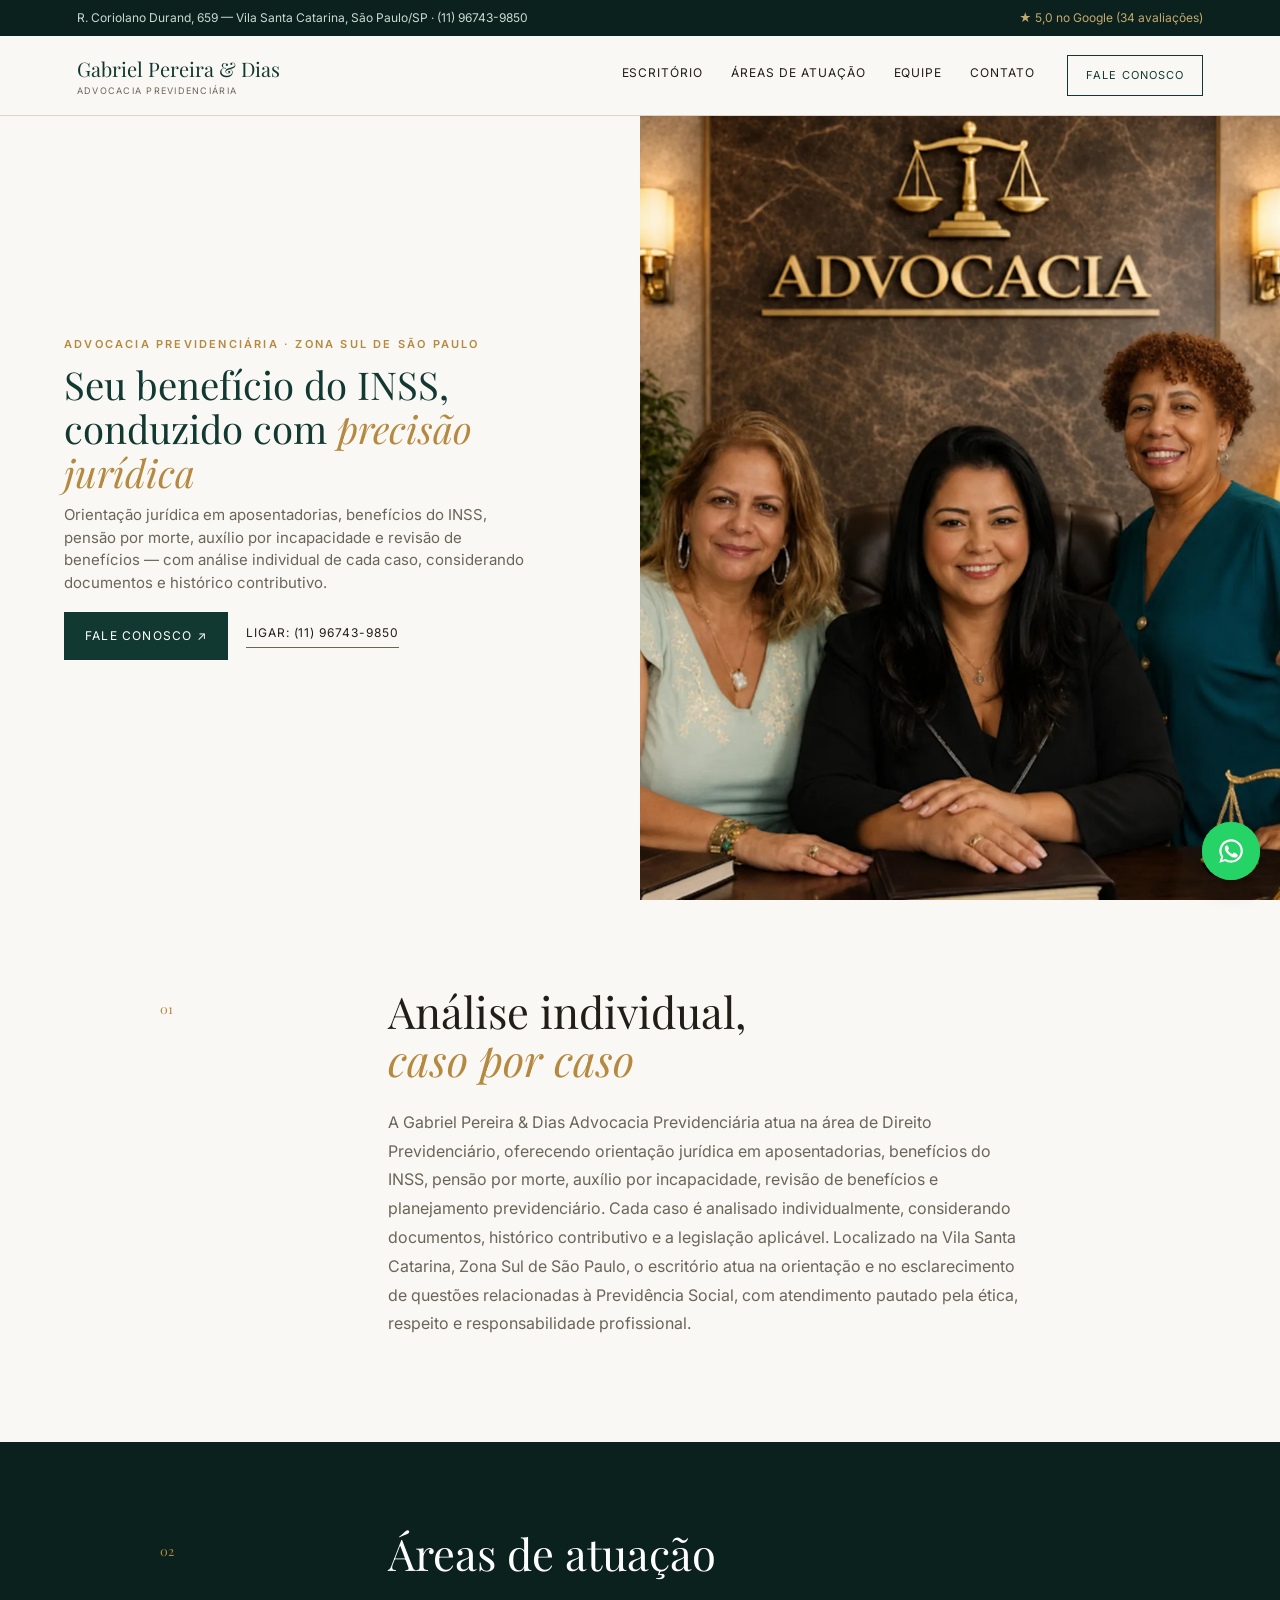
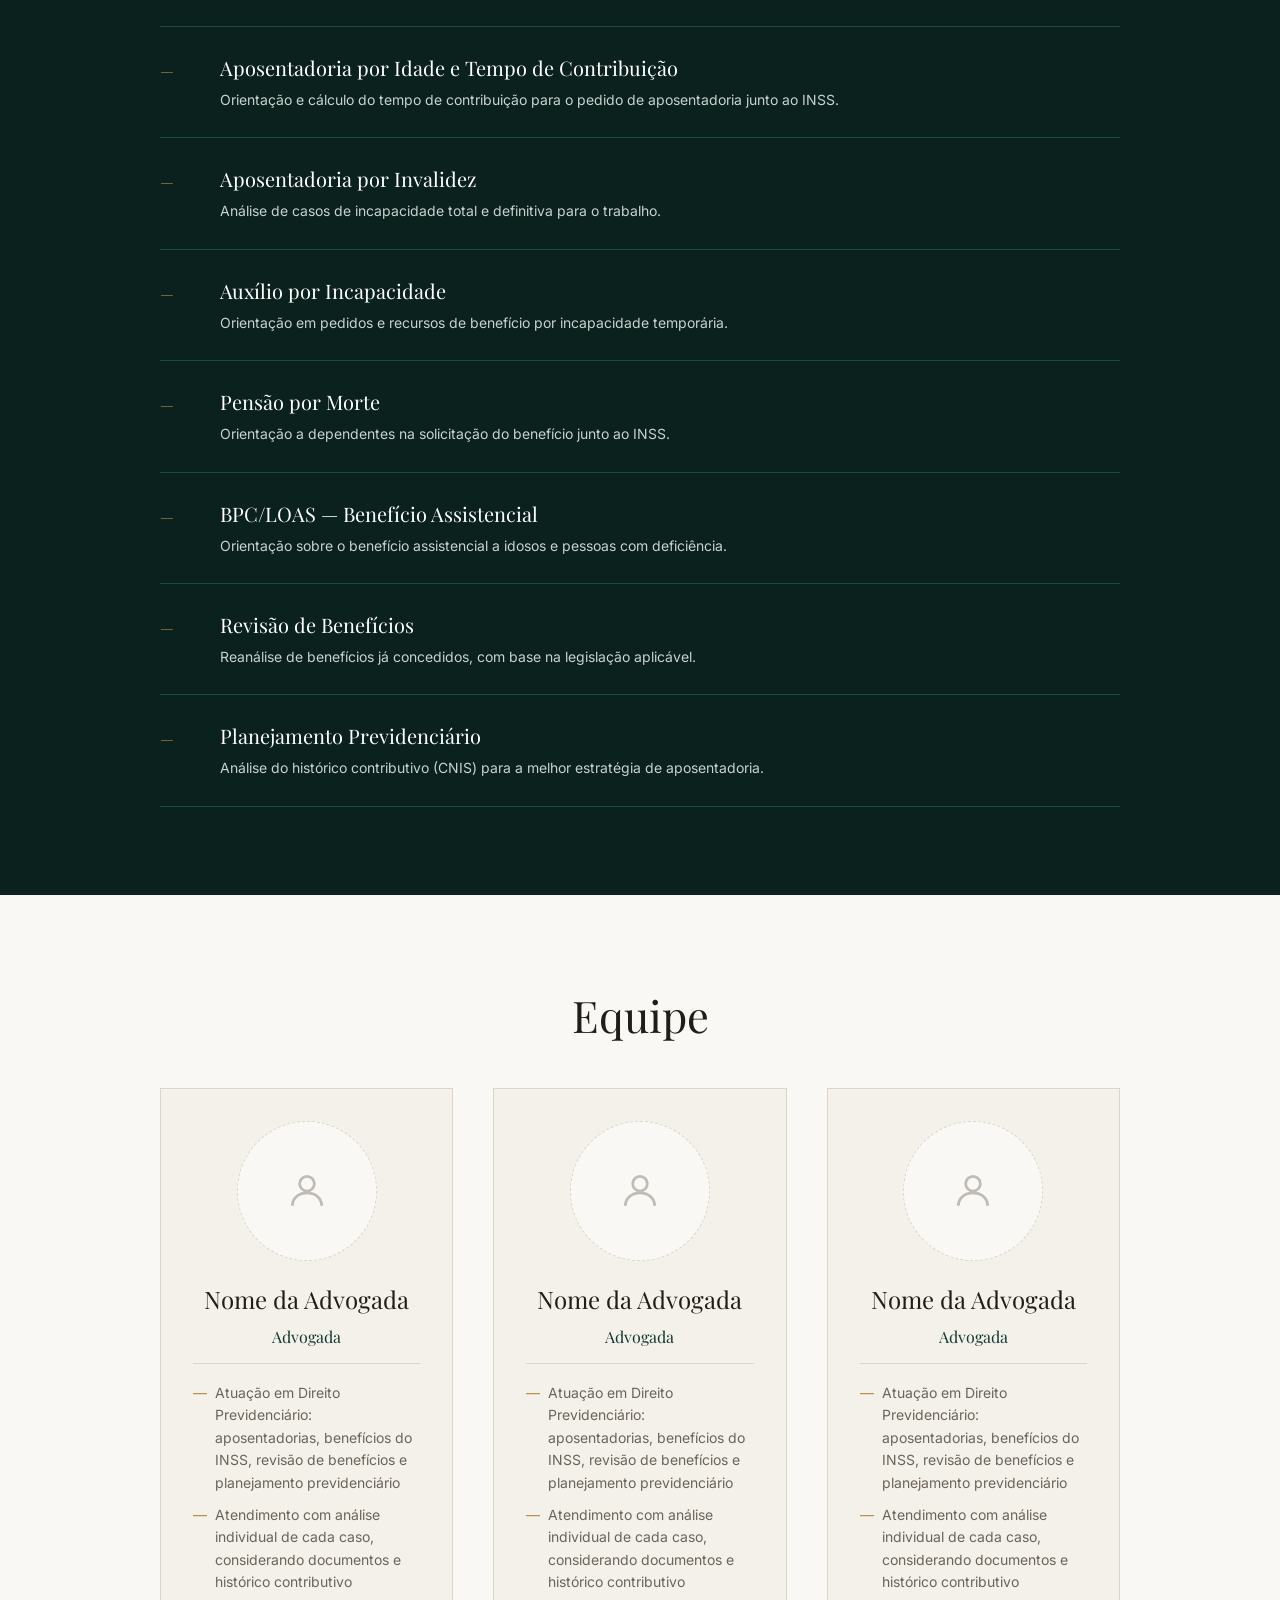
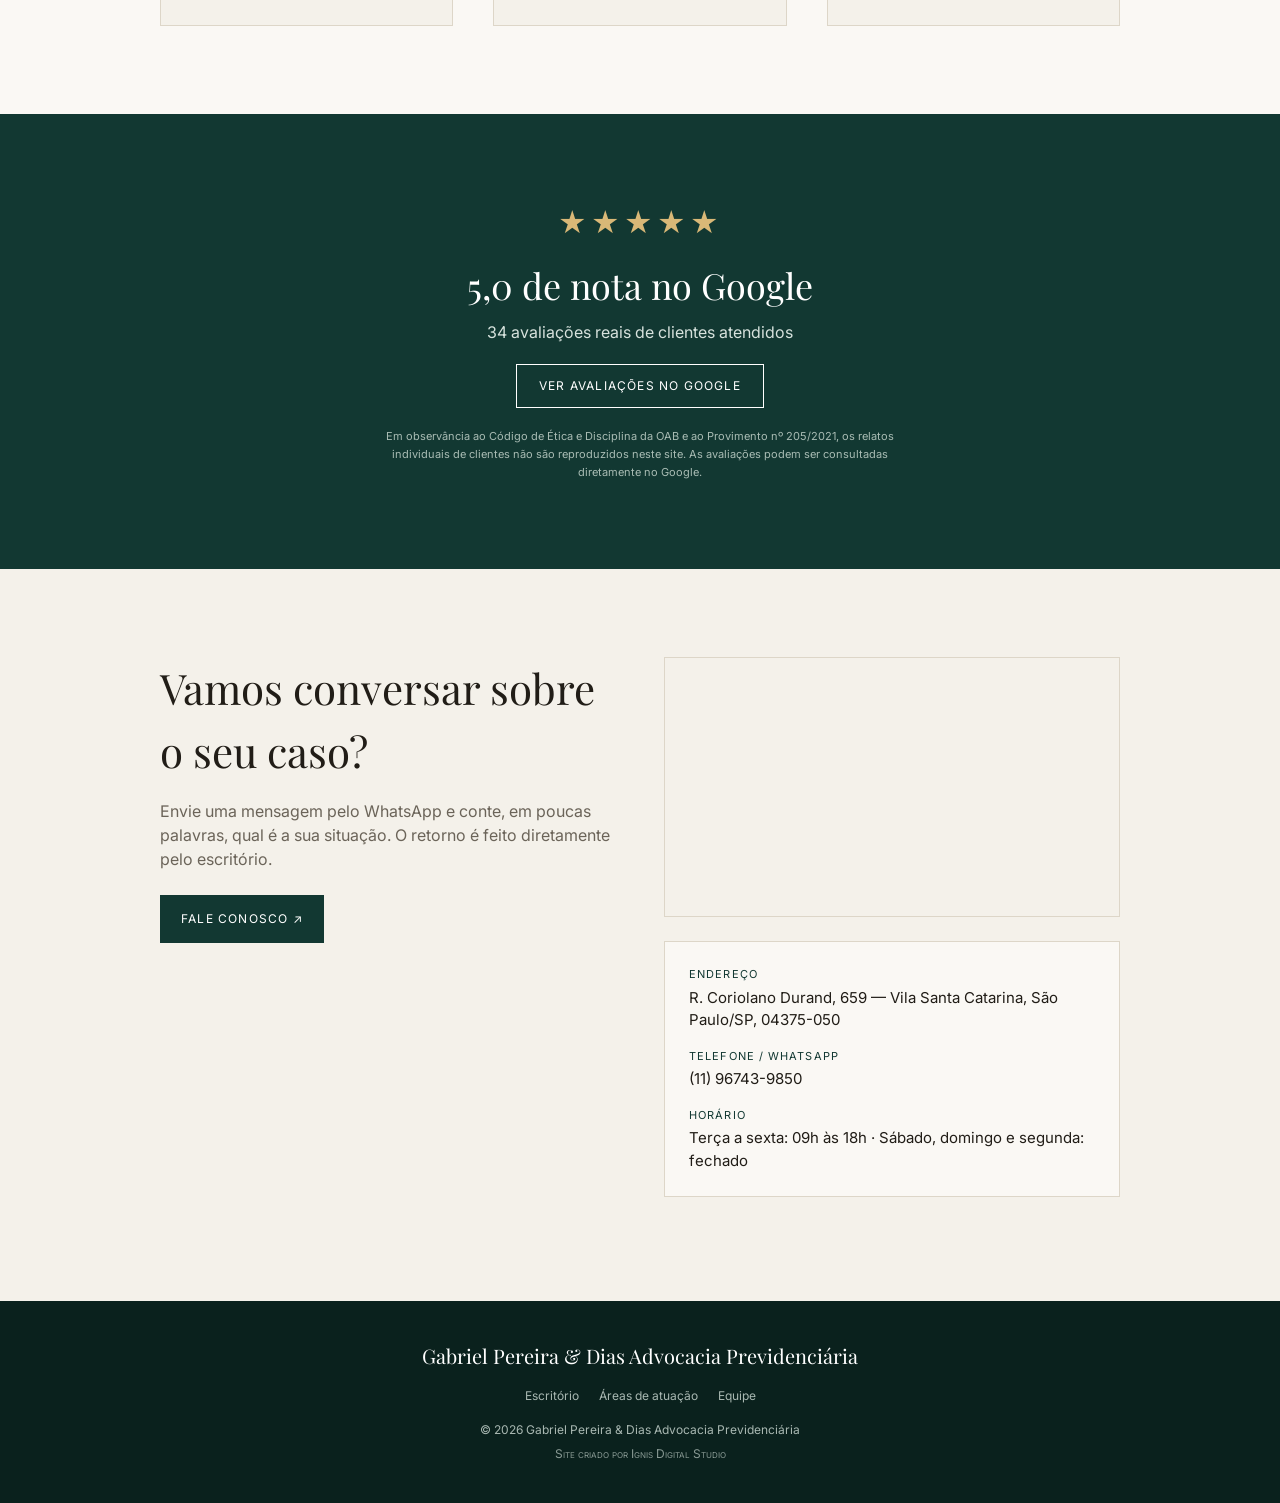
<file: gabriel-pereira-e-dias-advocacia-previdenciaria/index.html>
<!DOCTYPE html>
<html lang="pt-BR">
<head>
<meta charset="UTF-8">
<meta name="viewport" content="width=device-width, initial-scale=1.0">
<title>Gabriel Pereira &amp; Dias Advocacia Previdenciária | Zona Sul de São Paulo</title>
<meta name="description" content="Escritório de advocacia previdenciária na Zona Sul de São Paulo — aposentadorias, benefícios do INSS, BPC/LOAS, pensão por morte e revisão de benefícios. Nota 5,0★ no Google (34 avaliações).">
<link rel="icon" type="image/svg+xml" href="data:image/svg+xml,%3Csvg xmlns='http://www.w3.org/2000/svg' viewBox='0 0 64 64'%3E%3Crect width='64' height='64' rx='14' fill='%23123832'/%3E%3Ctext x='32' y='41' font-family='Georgia,serif' font-size='19' fill='%23b5893f' text-anchor='middle'%3EG%26D%3C/text%3E%3C/svg%3E">
<link rel="preconnect" href="https://fonts.googleapis.com">
<link rel="preconnect" href="https://fonts.gstatic.com" crossorigin>
<link href="https://fonts.googleapis.com/css2?family=Playfair+Display:ital,wght@0,400;0,600;1,400&family=Inter:wght@400;500;600;700&display=swap" rel="stylesheet">
<style>
:root{
  --pine:#123832;--pine-deep:#0a211d;--gold:#b5893f;--gold-light:#d9b877;--cream:#f4f1ea;--paper:#faf8f4;
  --ink:#211d17;--muted:#6b6459;--line:#ddd6c8;--wa:#25D366;
  --serif:'Playfair Display',Georgia,serif;--sans:'Inter',Arial,sans-serif;
}
*{box-sizing:border-box}
html{scroll-behavior:smooth}
body{margin:0;background:var(--paper);color:var(--ink);font-family:var(--sans);line-height:1.5}
a{color:inherit;text-decoration:none}
button,input,textarea{font:inherit}
img{max-width:100%;display:block}
section{padding:88px 24px}

.firstFold{min-height:100vh;display:flex;flex-direction:column}
.firstFold{min-height:100svh}

.utility{background:var(--pine-deep);color:#cdd9d3;font-size:12px;padding:9px 6vw;display:flex;justify-content:space-between;align-items:center;flex-wrap:wrap;gap:8px;flex-shrink:0}
.utility a{opacity:.9}
.utility a:hover{opacity:1;text-decoration:underline}
.utility .rating{white-space:nowrap;color:var(--gold-light)}

.nav{background:var(--paper);border-bottom:1px solid var(--line);padding:0 6vw;display:flex;align-items:center;gap:32px;min-height:80px;flex-shrink:0;position:sticky;top:0;z-index:20}
.brand{font-family:var(--serif);font-size:20px;color:var(--pine);margin-right:auto}
.brand small{display:block;font-family:var(--sans);font-size:9px;letter-spacing:.14em;text-transform:uppercase;color:var(--muted)}
.navLinks{display:flex;gap:28px;font-size:12px;text-transform:uppercase;letter-spacing:.08em}
.navLinks a{border-bottom:1px solid transparent;padding-bottom:4px}
.navLinks a:hover{border-color:var(--gold)}
.navCta{border:1px solid var(--pine);color:var(--pine);padding:11px 18px;font-size:11px;text-transform:uppercase;letter-spacing:.1em;white-space:nowrap}
.navCta:hover{background:var(--pine);color:#fff}
.menuToggle{display:none;background:none;border:1px solid var(--line);width:42px;height:42px;align-items:center;justify-content:center}
@media(max-width:960px){
  .navLinks{display:none}
  .menuToggle{display:flex}
}

/* ===== HERO — SPLIT_EDITORIAL (foto real da equipe recebida em 02/09/26) ===== */
.hero{flex:1 1 auto;min-height:0;padding:0;display:grid;grid-template-columns:1fr 1fr}
.heroCopy{display:flex;flex-direction:column;justify-content:center;padding:clamp(16px,3vh,36px) 5vw}
.eyebrow{font-size:11px;text-transform:uppercase;letter-spacing:.2em;color:var(--gold);font-weight:600}
.hero h1{font-family:var(--serif);font-weight:400;font-size:clamp(28px,3vw,42px);line-height:1.15;margin:10px 0;color:var(--pine);max-width:21ch}
.hero h1 em{font-style:italic;color:var(--gold)}
.heroLead{color:var(--muted);font-size:15px;max-width:460px;margin:0 0 18px}
.heroActions{display:flex;gap:18px;align-items:center;flex-wrap:wrap;margin-bottom:20px}
.btn{padding:14px 20px;font-size:12px;text-transform:uppercase;letter-spacing:.1em;display:inline-flex;align-items:center;gap:10px;border:1px solid transparent}
.btn.primary{background:var(--pine);color:#fff}
.btn.primary:hover{background:var(--pine-deep)}
.textLink{font-size:12px;text-transform:uppercase;letter-spacing:.08em;border-bottom:1px solid var(--muted);padding-bottom:5px}

.heroImage{position:relative;overflow:hidden;background:var(--pine-deep)}
.heroImage img{position:absolute;inset:0;width:100%;height:100%;object-fit:cover;object-position:center 30%}

@media(max-width:860px){
  .hero{display:flex;flex-direction:column;min-height:0}
  .heroCopy{flex:0 0 auto;padding:28px 24px 0}
  .heroLead{max-width:none}
  .hero h1{max-width:none}
  .heroImage{flex:1 1 auto;min-height:220px}
}

.intro{max-width:960px;margin:0 auto;display:grid;grid-template-columns:180px 1fr;gap:48px}
.intro h2{font-family:var(--serif);font-weight:400;font-size:clamp(32px,3.4vw,46px);margin:0 0 24px;line-height:1.1}
.intro h2 em{color:var(--gold);font-style:italic}
.intro p{color:var(--muted);font-size:16px;line-height:1.8;max-width:640px}
.sectionNumber{font-family:var(--serif);color:var(--gold);font-size:13px;display:inline-block;transform:translateY(8px)}
@media(max-width:760px){.intro{grid-template-columns:1fr;gap:20px}}

.practice{background:var(--pine-deep);color:#fff}
.practiceHead{max-width:960px;margin:0 auto 48px;display:grid;grid-template-columns:180px 1fr;gap:48px}
.practiceHead h2{font-family:var(--serif);font-weight:400;font-size:clamp(32px,3.4vw,46px);margin:0;line-height:1.1}
.practiceList{max-width:960px;margin:0 auto;list-style:none;padding:0}
.practiceList li{display:grid;grid-template-columns:40px 1fr;gap:20px;padding:26px 0;border-bottom:1px solid #1d4a42}
.practiceList li:first-child{border-top:1px solid #1d4a42}
.practiceList span{color:var(--gold);font-family:var(--serif);display:inline-block;transform:translateY(6px)}
.practiceList h3{margin:0 0 6px;font-family:var(--serif);font-weight:400;font-size:20px}
.practiceList p{margin:0;color:#c7d3ce;font-size:14px;line-height:1.6}
@media(max-width:760px){.practiceHead{grid-template-columns:1fr;gap:16px}}

.team{max-width:960px;margin:0 auto}
.team h2{font-family:var(--serif);font-weight:400;font-size:clamp(32px,3.4vw,46px);margin:0 0 40px;text-align:center}
.teamGrid{display:grid;grid-template-columns:repeat(auto-fit,minmax(240px,1fr));gap:40px;justify-content:center}
.teamCard{border:1px solid var(--line);background:var(--cream);padding:32px;text-align:center}
.teamPhoto{width:140px;height:140px;border-radius:50%;margin:0 auto 20px;background:var(--paper);border:1px dashed var(--line);display:flex;align-items:center;justify-content:center;color:var(--muted)}
.teamPhoto svg{width:44px;height:44px;opacity:.4}
.teamCard h3{font-family:var(--serif);font-weight:400;font-size:24px;margin:0 0 8px}
.teamCard .role{font-family:var(--serif);color:var(--pine);font-size:16px;margin:0 0 18px;padding-bottom:14px;border-bottom:1px solid var(--line)}
.teamCard ul{margin:0;padding:0;list-style:none;color:var(--muted);font-size:14px;line-height:1.6;text-align:left}
.teamCard ul li{position:relative;padding-left:22px}
.teamCard ul li+li{margin-top:10px}
.teamCard ul li::before{content:"—";position:absolute;left:0;color:var(--gold)}

.proof{background:var(--pine);color:#fff;text-align:center}
.proof .stars{font-size:28px;letter-spacing:4px;color:var(--gold-light)}
.proof h2{font-family:var(--serif);font-weight:400;font-size:clamp(26px,3vw,36px);margin:14px 0 8px}
.proof p{color:#d7e2dd;margin:0 0 20px}
.proof a{border:1px solid #fff;padding:12px 22px;font-size:12px;text-transform:uppercase;letter-spacing:.1em;display:inline-block}
.proof a:hover{background:#fff;color:var(--pine)}
.proof .disclaimer{max-width:520px;margin:20px auto 0;font-size:11px;line-height:1.6;color:#a9bcb4}

.contact{background:var(--cream)}
.contactGrid{max-width:960px;margin:0 auto;display:grid;grid-template-columns:1fr 1fr;gap:48px;align-items:start}
.contact h2{font-family:var(--serif);font-weight:400;font-size:clamp(30px,3.4vw,42px);margin:0 0 16px}
.contact p{color:var(--muted);margin:0 0 24px}
.contactCard{border:1px solid var(--line);padding:24px;background:var(--paper)}
.contactCard dt{font-size:11px;text-transform:uppercase;letter-spacing:.1em;color:var(--pine);margin-top:16px}
.contactCard dt:first-child{margin-top:0}
.contactCard dd{margin:4px 0 0;font-size:15px}
.mapWrap{border:1px solid var(--line);height:260px;overflow:hidden}
.contactCard.afterMap{margin-top:24px}
.mapWrap iframe{width:100%;height:100%;border:0}
@media(max-width:760px){.contactGrid{grid-template-columns:1fr}}

footer{background:var(--pine-deep);color:#a9b8b2;padding:40px 24px;text-align:center;font-size:12px}
footer .brand{color:#fff}
footer nav{display:flex;gap:20px;justify-content:center;margin:16px 0;flex-wrap:wrap}
footer nav a:hover{color:#fff}
.foot-bottom{display:flex;flex-direction:column;gap:6px;margin-top:8px}
.foot-bottom .credit{font-variant:small-caps;opacity:.8}
.foot-bottom .credit a:hover{opacity:1;text-decoration:underline}

.waFloat{position:fixed;right:20px;bottom:20px;width:58px;height:58px;border-radius:50%;background:var(--wa);display:flex;align-items:center;justify-content:center;box-shadow:0 8px 22px rgba(0,0,0,.25);z-index:30}
.waFloat svg{width:28px;height:28px;fill:#fff}
.js .waFloat::after{content:"";position:absolute;inset:0;border-radius:50%;background:var(--wa);animation:pulse 2.2s ease-out infinite;z-index:-1}
@keyframes pulse{0%{opacity:.55;transform:scale(1)}100%{opacity:0;transform:scale(1.7)}}

.js .reveal{opacity:0;transform:translateY(14px);transition:opacity .5s ease,transform .5s ease}
.js .reveal.in{opacity:1;transform:none}

@media (prefers-reduced-motion: reduce){
  html{scroll-behavior:auto}
  .js .reveal{opacity:1;transform:none;transition:none}
  .waFloat::after{animation:none}
}
</style>
</head>
<body>

<div class="firstFold">
<div class="utility">
  <span>R. Coriolano Durand, 659 — Vila Santa Catarina, São Paulo/SP · (11) 96743-9850</span>
  <a class="rating" href="https://www.google.com/maps/search/?api=1&query=Gabriel+Pereira+e+Dias+Advocacia+Previdenciaria+R+Coriolano+Durand+659+Vila+Santa+Catarina+Sao+Paulo+SP" target="_blank" rel="noreferrer">★ 5,0 no Google (34 avaliações)</a>
</div>

<nav class="nav">
  <a class="brand" href="#inicio">Gabriel Pereira &amp; Dias<small>Advocacia Previdenciária</small></a>
  <div class="navLinks">
    <a href="#escritorio">Escritório</a>
    <a href="#atuacao">Áreas de atuação</a>
    <a href="#equipe">Equipe</a>
    <a href="#contato">Contato</a>
  </div>
  <a class="navCta" href="https://wa.me/5511967439850?text=Ol%C3%A1!%20Vi%20o%20site%20da%20Gabriel%20Pereira%20%26%20Dias%20Advocacia%20Previdenci%C3%A1ria%20e%20gostaria%20de%20conversar%20sobre%20o%20meu%20caso." target="_blank" rel="noreferrer">Fale conosco</a>
</nav>

<section class="hero" id="inicio">
  <div class="heroCopy reveal">
    <span class="eyebrow">Advocacia Previdenciária · Zona Sul de São Paulo</span>
    <h1>Seu benefício do INSS, conduzido com <em>precisão jurídica</em></h1>
    <p class="heroLead">Orientação jurídica em aposentadorias, benefícios do INSS, pensão por morte, auxílio por incapacidade e revisão de benefícios — com análise individual de cada caso, considerando documentos e histórico contributivo.</p>
    <div class="heroActions">
      <a class="btn primary" href="https://wa.me/5511967439850?text=Ol%C3%A1!%20Vi%20o%20site%20da%20Gabriel%20Pereira%20%26%20Dias%20Advocacia%20Previdenci%C3%A1ria%20e%20gostaria%20de%20conversar%20sobre%20o%20meu%20caso." target="_blank" rel="noreferrer">Fale conosco ↗</a>
      <a class="textLink" href="tel:+5511967439850">Ligar: (11) 96743-9850</a>
    </div>
  </div>
  <div class="heroImage">
    <img src="assets/equipe.webp" alt="Equipe do escritório Gabriel Pereira e Dias Advocacia Previdenciária" width="1098" height="1254" loading="eager" fetchpriority="high" decoding="async">
  </div>
</section>
</div>

<section id="escritorio">
  <div class="intro reveal">
    <div><span class="sectionNumber">01</span></div>
    <div>
      <h2>Análise individual,<br><em>caso por caso</em></h2>
      <p>A Gabriel Pereira &amp; Dias Advocacia Previdenciária atua na área de Direito Previdenciário, oferecendo orientação jurídica em aposentadorias, benefícios do INSS, pensão por morte, auxílio por incapacidade, revisão de benefícios e planejamento previdenciário. Cada caso é analisado individualmente, considerando documentos, histórico contributivo e a legislação aplicável. Localizado na Vila Santa Catarina, Zona Sul de São Paulo, o escritório atua na orientação e no esclarecimento de questões relacionadas à Previdência Social, com atendimento pautado pela ética, respeito e responsabilidade profissional.</p>
    </div>
  </div>
</section>

<section class="practice" id="atuacao">
  <div class="practiceHead reveal">
    <div><span class="sectionNumber" style="color:var(--gold)">02</span></div>
    <h2>Áreas de atuação</h2>
  </div>
  <ul class="practiceList reveal">
    <li><span>—</span><div><h3>Aposentadoria por Idade e Tempo de Contribuição</h3><p>Orientação e cálculo do tempo de contribuição para o pedido de aposentadoria junto ao INSS.</p></div></li>
    <li><span>—</span><div><h3>Aposentadoria por Invalidez</h3><p>Análise de casos de incapacidade total e definitiva para o trabalho.</p></div></li>
    <li><span>—</span><div><h3>Auxílio por Incapacidade</h3><p>Orientação em pedidos e recursos de benefício por incapacidade temporária.</p></div></li>
    <li><span>—</span><div><h3>Pensão por Morte</h3><p>Orientação a dependentes na solicitação do benefício junto ao INSS.</p></div></li>
    <li><span>—</span><div><h3>BPC/LOAS — Benefício Assistencial</h3><p>Orientação sobre o benefício assistencial a idosos e pessoas com deficiência.</p></div></li>
    <li><span>—</span><div><h3>Revisão de Benefícios</h3><p>Reanálise de benefícios já concedidos, com base na legislação aplicável.</p></div></li>
    <li><span>—</span><div><h3>Planejamento Previdenciário</h3><p>Análise do histórico contributivo (CNIS) para a melhor estratégia de aposentadoria.</p></div></li>
  </ul>
</section>

<!--
  Depoimentos: seção removida de propósito. O Código de Ética da OAB veda
  mecanismos de captação de clientela e promessa de resultado — depoimento
  de cliente (mesmo real e autorizado) é zona de risco pra advogado.
  A prova social desta seção é SEMPRE a nota agregada real do Google.
-->
<section id="equipe">
  <div class="team reveal">
    <h2>Equipe</h2>
    <div class="teamGrid">
      <div class="teamCard">
        <div class="teamPhoto">
          <svg viewBox="0 0 24 24" fill="none" stroke="currentColor" stroke-width="1.5"><circle cx="12" cy="8" r="4"/><path d="M4 20c0-4 3.5-7 8-7s8 3 8 7"/></svg>
        </div>
        <h3>Nome da Advogada</h3>
        <p class="role">Advogada</p>
        <ul>
          <li>Atuação em Direito Previdenciário: aposentadorias, benefícios do INSS, revisão de benefícios e planejamento previdenciário</li>
          <li>Atendimento com análise individual de cada caso, considerando documentos e histórico contributivo</li>
        </ul>
      </div>
      <div class="teamCard">
        <div class="teamPhoto">
          <svg viewBox="0 0 24 24" fill="none" stroke="currentColor" stroke-width="1.5"><circle cx="12" cy="8" r="4"/><path d="M4 20c0-4 3.5-7 8-7s8 3 8 7"/></svg>
        </div>
        <h3>Nome da Advogada</h3>
        <p class="role">Advogada</p>
        <ul>
          <li>Atuação em Direito Previdenciário: aposentadorias, benefícios do INSS, revisão de benefícios e planejamento previdenciário</li>
          <li>Atendimento com análise individual de cada caso, considerando documentos e histórico contributivo</li>
        </ul>
      </div>
      <div class="teamCard">
        <div class="teamPhoto">
          <svg viewBox="0 0 24 24" fill="none" stroke="currentColor" stroke-width="1.5"><circle cx="12" cy="8" r="4"/><path d="M4 20c0-4 3.5-7 8-7s8 3 8 7"/></svg>
        </div>
        <h3>Nome da Advogada</h3>
        <p class="role">Advogada</p>
        <ul>
          <li>Atuação em Direito Previdenciário: aposentadorias, benefícios do INSS, revisão de benefícios e planejamento previdenciário</li>
          <li>Atendimento com análise individual de cada caso, considerando documentos e histórico contributivo</li>
        </ul>
      </div>
    </div>
  </div>
</section>

<section class="proof reveal">
  <div class="stars">★★★★★</div>
  <h2>5,0 de nota no Google</h2>
  <p>34 avaliações reais de clientes atendidos</p>
  <a href="https://www.google.com/maps/search/?api=1&query=Gabriel+Pereira+e+Dias+Advocacia+Previdenciaria+R+Coriolano+Durand+659+Vila+Santa+Catarina+Sao+Paulo+SP" target="_blank" rel="noreferrer">Ver avaliações no Google</a>
  <p class="disclaimer">Em observância ao Código de Ética e Disciplina da OAB e ao Provimento nº 205/2021, os relatos individuais de clientes não são reproduzidos neste site. As avaliações podem ser consultadas diretamente no Google.</p>
</section>

<section class="contact" id="contato">
  <div class="contactGrid">
    <div class="reveal">
      <h2>Vamos conversar sobre o seu caso?</h2>
      <p>Envie uma mensagem pelo WhatsApp e conte, em poucas palavras, qual é a sua situação. O retorno é feito diretamente pelo escritório.</p>
      <a class="btn primary" href="https://wa.me/5511967439850?text=Ol%C3%A1!%20Vi%20o%20site%20da%20Gabriel%20Pereira%20%26%20Dias%20Advocacia%20Previdenci%C3%A1ria%20e%20gostaria%20de%20conversar%20sobre%20o%20meu%20caso." target="_blank" rel="noreferrer">Fale conosco ↗</a>
    </div>
    <div class="reveal">
      <div class="mapWrap">
        <iframe src="https://www.google.com/maps?q=R.+Coriolano+Durand%2C+659+-+Vila+Santa+Catarina%2C+S%C3%A3o+Paulo+-+SP%2C+04375-050&output=embed" loading="lazy" title="Localização do escritório Gabriel Pereira e Dias Advocacia Previdenciária"></iframe>
      </div>
      <dl class="contactCard afterMap">
        <dt>Endereço</dt>
        <dd>R. Coriolano Durand, 659 — Vila Santa Catarina, São Paulo/SP, 04375-050</dd>
        <dt>Telefone / WhatsApp</dt>
        <dd>(11) 96743-9850</dd>
        <dt>Horário</dt>
        <dd>Terça a sexta: 09h às 18h · Sábado, domingo e segunda: fechado</dd>
      </dl>
    </div>
  </div>
</section>

<footer>
  <div class="brand">Gabriel Pereira &amp; Dias Advocacia Previdenciária</div>
  <nav>
    <a href="#escritorio">Escritório</a>
    <a href="#atuacao">Áreas de atuação</a>
    <a href="#equipe">Equipe</a>
  </nav>
  <div class="foot-bottom">
    <span>© <span id="year"></span> Gabriel Pereira &amp; Dias Advocacia Previdenciária</span>
    <span class="credit"><a href="https://ignisdigitalstudio.com" target="_blank" rel="noopener">Site criado por Ignis Digital Studio</a></span>
  </div>
</footer>

<a class="waFloat" href="https://wa.me/5511967439850?text=Ol%C3%A1!%20Vi%20o%20site%20da%20Gabriel%20Pereira%20%26%20Dias%20Advocacia%20Previdenci%C3%A1ria%20e%20gostaria%20de%20conversar%20sobre%20o%20meu%20caso." target="_blank" rel="noreferrer" aria-label="Fale conosco">
  <svg viewBox="0 0 24 24"><path d="M12 2a10 10 0 0 0-8.5 15.2L2 22l4.9-1.5A10 10 0 1 0 12 2zm0 18.2a8.2 8.2 0 0 1-4.2-1.2l-.3-.2-3 .9.9-2.9-.2-.3A8.2 8.2 0 1 1 12 20.2zm4.5-6.1c-.2-.1-1.5-.7-1.7-.8-.2-.1-.4-.1-.6.1-.2.2-.6.8-.8 1-.1.2-.3.2-.5.1-.2-.1-1-.4-2-1.2-.7-.6-1.2-1.4-1.4-1.7-.1-.2 0-.4.1-.5l.4-.5c.1-.1.2-.3.2-.4.1-.2 0-.3 0-.5s-.6-1.5-.8-2c-.2-.5-.4-.4-.6-.4h-.5c-.2 0-.5.1-.7.3-.2.2-.9.9-.9 2.3s1 2.6 1.1 2.8c.1.2 2 3 4.7 4.2.7.3 1.2.5 1.6.6.7.2 1.3.2 1.8.1.5-.1 1.5-.6 1.7-1.2.2-.6.2-1.1.2-1.2-.1-.1-.3-.2-.5-.3z"/></svg>
</a>

<script>
document.documentElement.classList.add('js');
document.getElementById('year').textContent = new Date().getFullYear();

if ('IntersectionObserver' in window) {
  var obs = new IntersectionObserver(function(entries){
    entries.forEach(function(e){ if (e.isIntersecting) e.target.classList.add('in'); });
  }, { threshold: 0.15 });
  document.querySelectorAll('.reveal').forEach(function(el){ obs.observe(el); });
} else {
  document.querySelectorAll('.reveal').forEach(function(el){ el.classList.add('in'); });
}
</script>
</body>
</html>
</file>
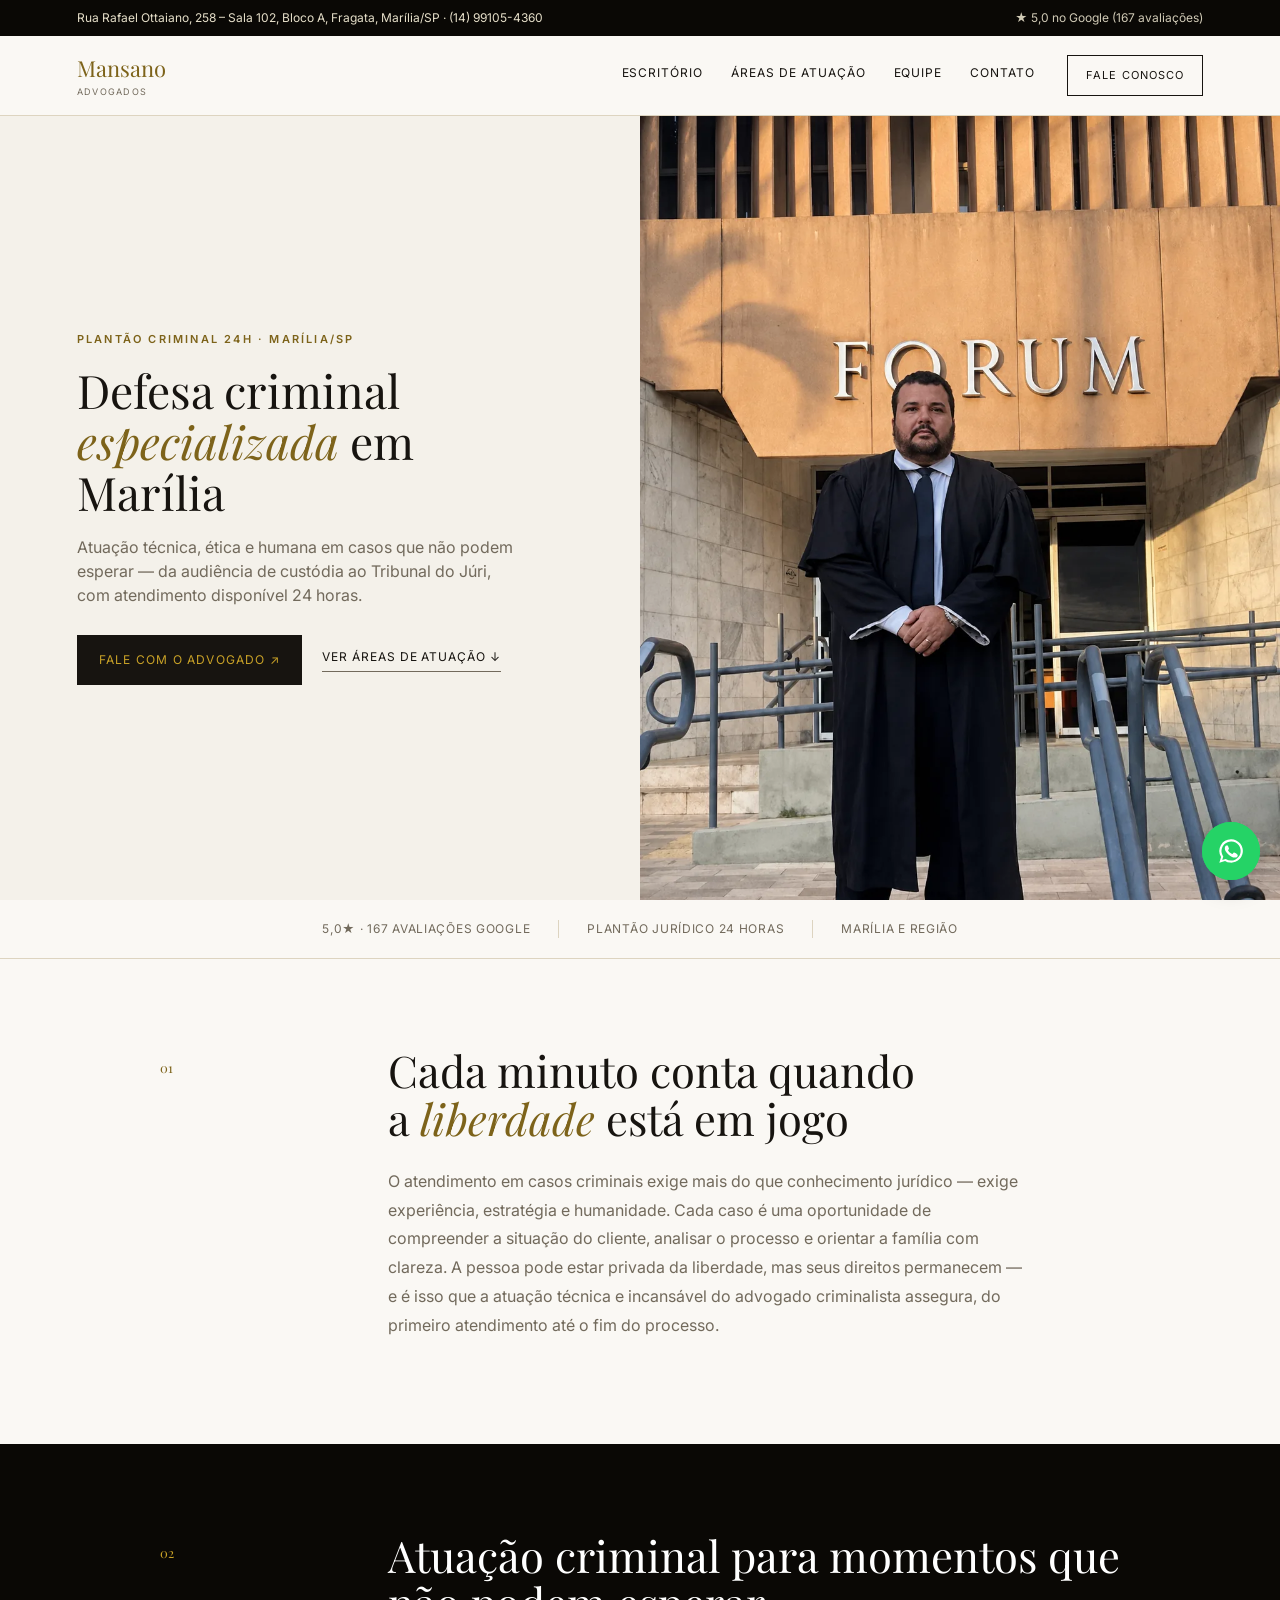
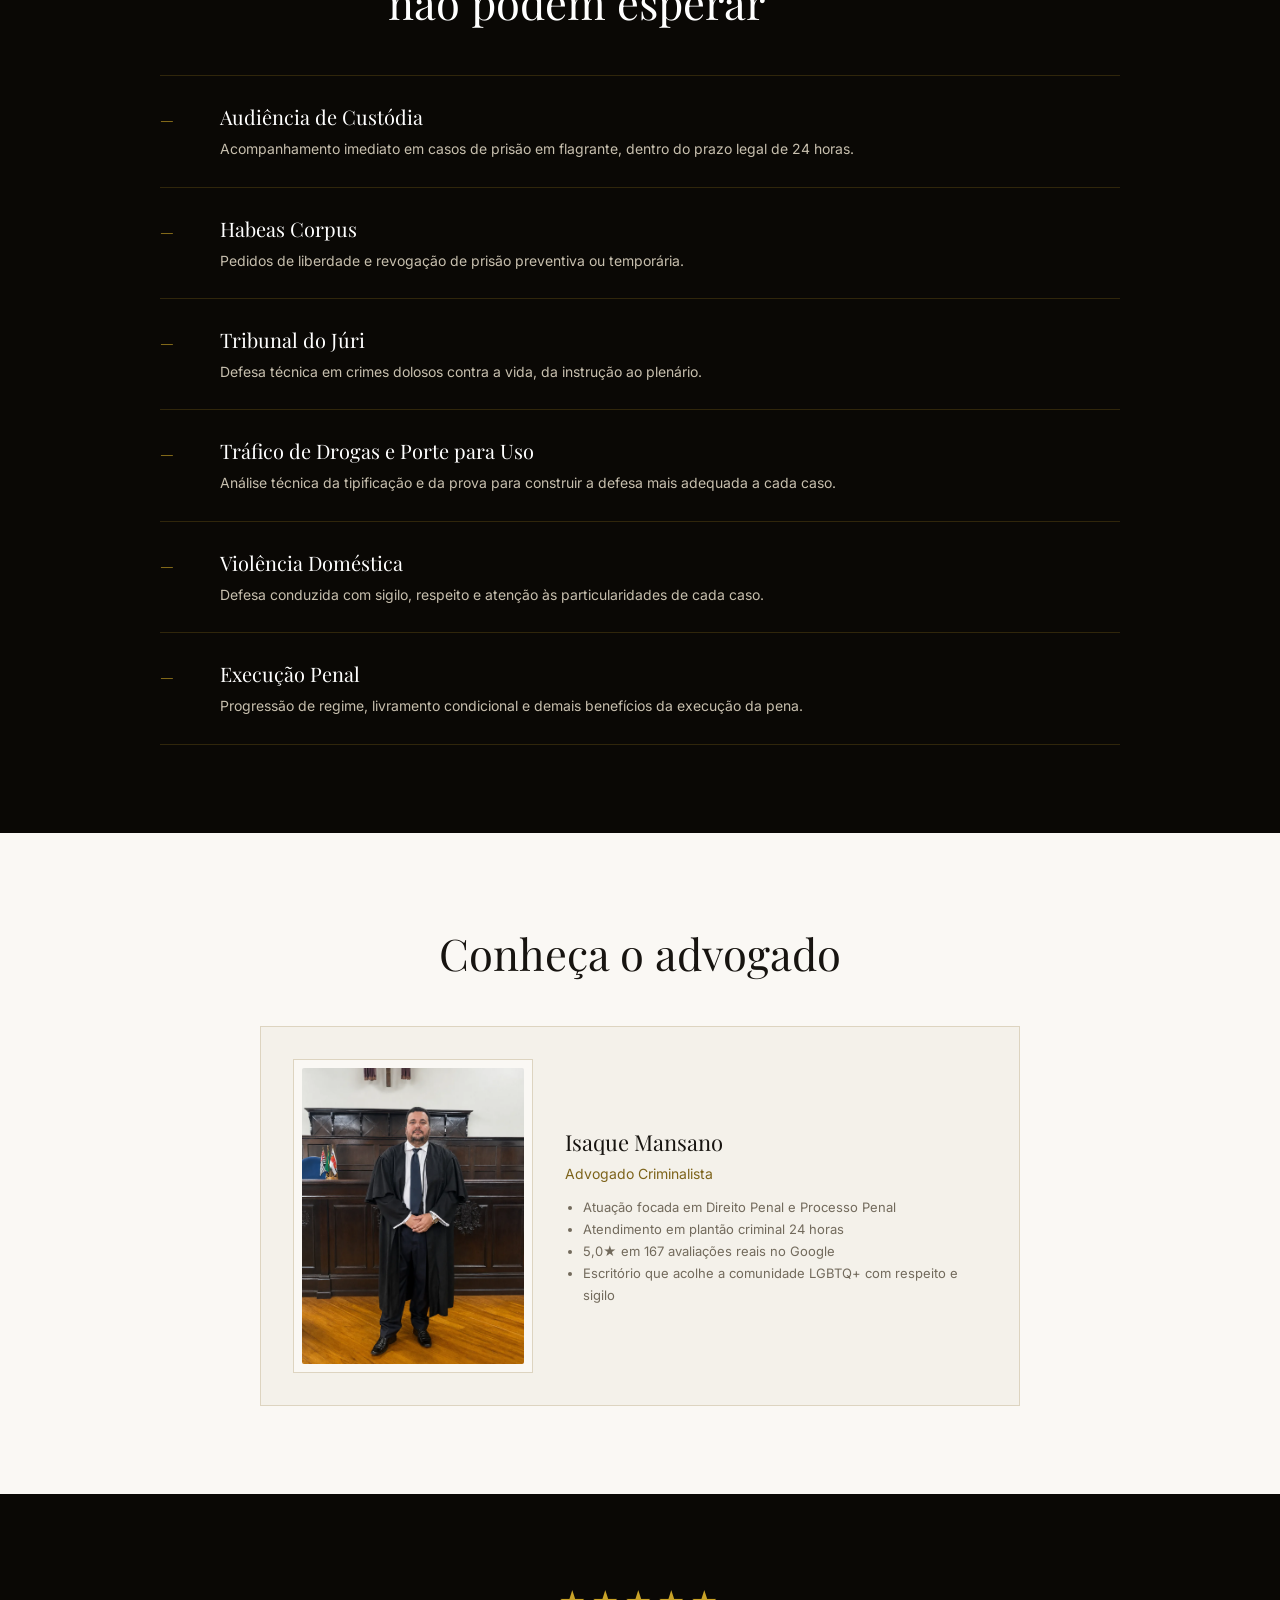
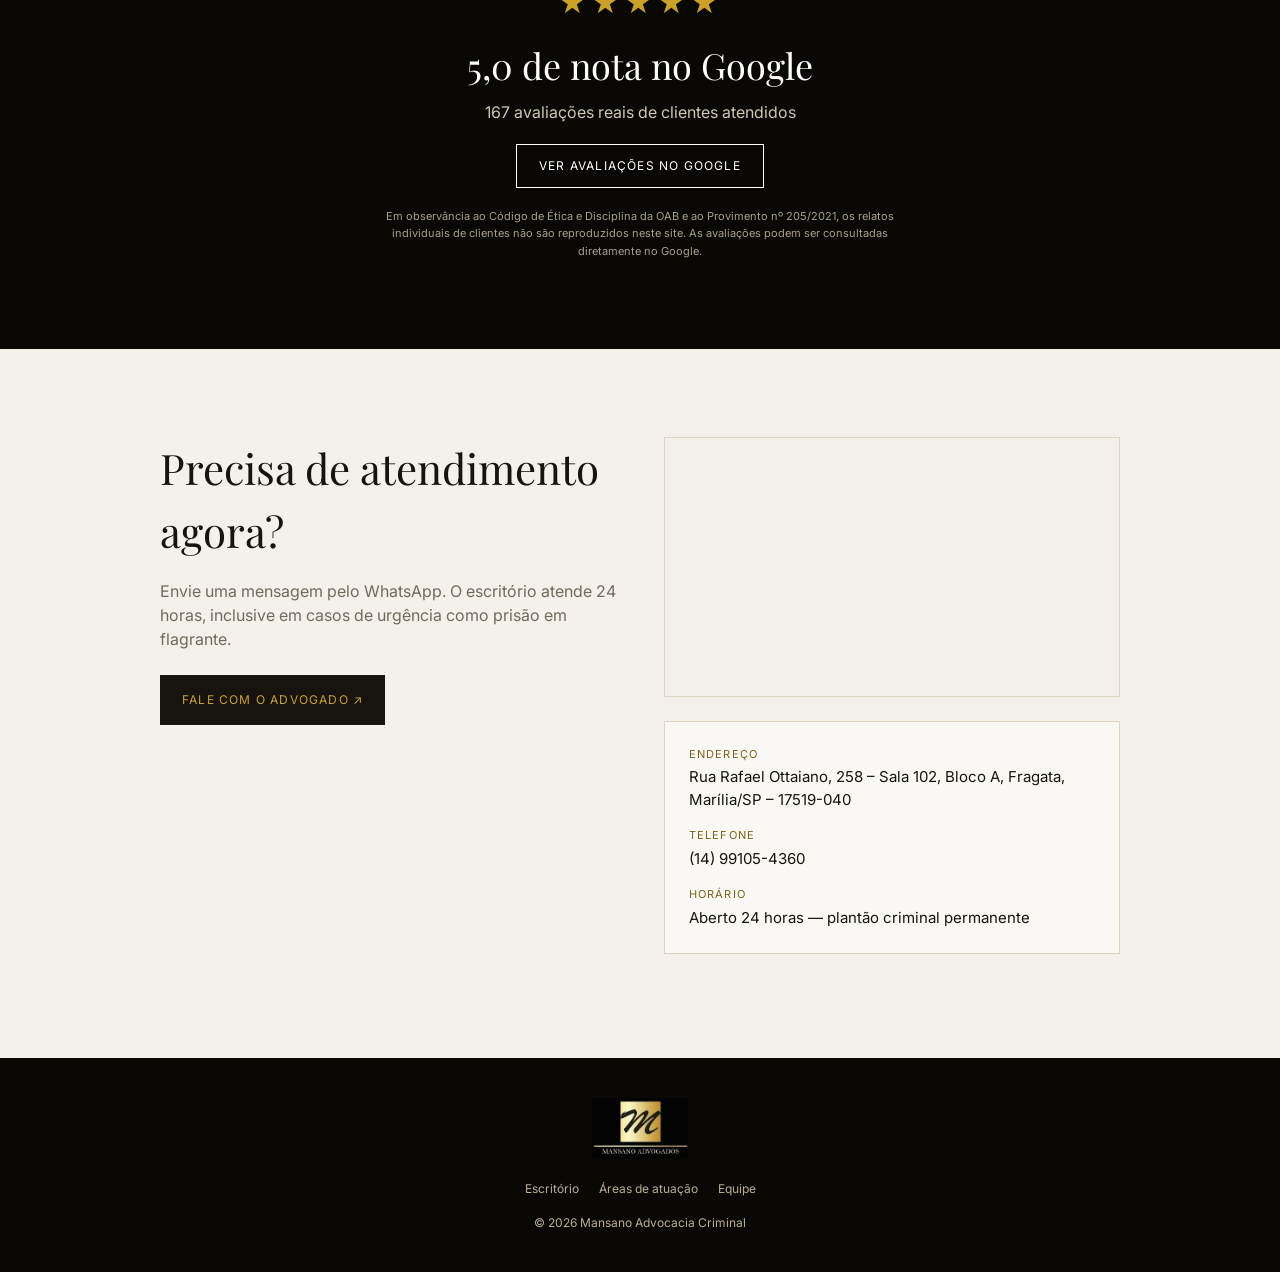
<file: isaque-mansano-advocacia-criminal/index.html>
<!DOCTYPE html>
<html lang="pt-BR">
<head>
<meta charset="UTF-8">
<meta name="viewport" content="width=device-width, initial-scale=1.0">
<title>Isaque Mansano | Advogado Criminalista em Marília</title>
<meta name="description" content="Defesa criminal técnica e humana em Marília/SP. Audiência de custódia, Habeas Corpus, Tribunal do Júri e plantão criminal 24 horas. 5,0★ no Google.">
<link rel="preconnect" href="https://fonts.googleapis.com">
<link rel="preconnect" href="https://fonts.gstatic.com" crossorigin>
<link href="https://fonts.googleapis.com/css2?family=Playfair+Display:wght@400;600&family=Inter:wght@400;500;600;700&display=swap" rel="stylesheet">
<style>
:root{
  --ink:#171410;--deep:#0a0805;--gold:#c9a227;--gold-deep:#7d631a;--cream:#f4f1ea;--paper:#faf8f4;
  --muted:#726a5c;--line:#ddd4c0;--wa:#25D366;
  --serif:'Playfair Display',Georgia,serif;--sans:'Inter',Arial,sans-serif;
}
*{box-sizing:border-box}
html{scroll-behavior:smooth}
body{margin:0;background:var(--paper);color:var(--ink);font-family:var(--sans);line-height:1.5}
a{color:inherit;text-decoration:none}
button,input,textarea{font:inherit}
img{max-width:100%;display:block}
section{padding:88px 24px}

.utility{background:var(--deep);color:#e6dfc9;font-size:12px;padding:9px 6vw;display:flex;justify-content:space-between;align-items:center;flex-wrap:wrap;gap:8px;flex-shrink:0}
.utility a{opacity:.9}
.utility a:hover{opacity:1;text-decoration:underline}
.utility .rating{white-space:nowrap}

.nav{background:var(--paper);border-bottom:1px solid var(--line);padding:0 6vw;display:flex;align-items:center;gap:32px;min-height:80px;flex-shrink:0;position:sticky;top:0;z-index:20}
.brand{font-family:var(--serif);font-size:22px;color:var(--gold-deep);margin-right:auto}
.brand small{display:block;font-family:var(--sans);font-size:9px;letter-spacing:.14em;text-transform:uppercase;color:var(--muted)}
.navLinks{display:flex;gap:28px;font-size:12px;text-transform:uppercase;letter-spacing:.08em}
.navLinks a{border-bottom:1px solid transparent;padding-bottom:4px}
.navLinks a:hover{border-color:var(--gold-deep)}
.navCta{border:1px solid var(--ink);color:var(--ink);padding:11px 18px;font-size:11px;text-transform:uppercase;letter-spacing:.1em;white-space:nowrap}
.navCta:hover{background:var(--ink);color:var(--gold)}
.menuToggle{display:none;background:none;border:1px solid var(--line);width:42px;height:42px;align-items:center;justify-content:center}
@media(max-width:960px){
  .navLinks{display:none}
  .menuToggle{display:flex}
}

.firstFold{min-height:100vh;display:flex;flex-direction:column}
.firstFold{min-height:100svh}

/* Hero SPLIT_EDITORIAL fold-safe: texto à esquerda, foto grande full-bleed
   à direita (position:absolute — tirada do fluxo pra não competir pelo
   tamanho do grid, ver design-system.md). Trocado de CENTERED_AUTHORITY
   (foto pequena centralizada) a pedido explícito do usuário — mesma lição
   dos casos Renata Ruban e Jéssica Julião: foto grande em destaque, não
   miniatura. */
.hero{padding:0;display:grid;grid-template-columns:1fr 1fr;flex:1 1 auto;min-height:0}
.heroCopy{padding:80px 6vw;display:flex;flex-direction:column;justify-content:center;background:var(--cream)}
.eyebrow{font-size:11px;text-transform:uppercase;letter-spacing:.2em;color:var(--gold-deep);font-weight:600}
.hero h1{font-family:var(--serif);font-weight:400;font-size:clamp(34px,3.6vw,50px);line-height:1.1;margin:18px 0;max-width:14ch;color:var(--ink)}
.hero h1 em{color:var(--gold-deep);font-style:italic}
.heroCopy p{color:var(--muted);font-size:16px;max-width:440px;margin:0 0 28px}
.heroActions{display:flex;gap:20px;align-items:center;flex-wrap:wrap}
.btn{padding:16px 22px;font-size:12px;text-transform:uppercase;letter-spacing:.1em;display:inline-flex;align-items:center;gap:10px}
.btn.primary{background:var(--ink);color:var(--gold)}
.btn.primary:hover{background:var(--deep)}
.textLink{font-size:12px;text-transform:uppercase;letter-spacing:.08em;border-bottom:1px solid var(--muted);padding-bottom:5px}
.heroImage{position:relative;background:var(--deep);overflow:hidden}
.heroImage img{position:absolute;inset:0;width:100%;height:100%;object-fit:cover;object-position:center 22%}
@media(max-width:860px){
  .hero{display:flex;flex-direction:column;grid-template-columns:none;min-height:0}
  .heroCopy{padding:40px 24px 24px;flex:0 0 auto}
  .heroImage{flex:1 1 auto;min-height:220px}
}

/* Faixa de métricas reais, fora do firstFold (statsStrip) */
.statsStrip{background:var(--paper);border-bottom:1px solid var(--line);padding:20px 6vw;display:flex;justify-content:center;flex-wrap:wrap}
.statsStrip div{padding:0 28px;font-size:12px;text-transform:uppercase;letter-spacing:.06em;color:var(--muted);border-left:1px solid var(--line)}
.statsStrip div:first-child{border-left:none}
@media(max-width:640px){
  .statsStrip{flex-direction:column;align-items:center;gap:10px}
  .statsStrip div{border-left:none;padding:10px 0 0;border-top:1px solid var(--line)}
  .statsStrip div:first-child{border-top:none;padding-top:0}
}

/* Intro */
.intro{max-width:960px;margin:0 auto;display:grid;grid-template-columns:180px 1fr;gap:48px}
.intro h2{font-family:var(--serif);font-weight:400;font-size:clamp(32px,3.4vw,46px);margin:0 0 24px;line-height:1.1}
.intro h2 em{color:var(--gold-deep);font-style:italic}
.intro p{color:var(--muted);font-size:16px;line-height:1.8;max-width:640px}
.sectionNumber{font-family:var(--serif);color:var(--gold-deep);font-size:13px;display:inline-block;transform:translateY(8px)}
@media(max-width:760px){.intro{grid-template-columns:1fr;gap:20px}}

/* Áreas de atuação */
.practice{background:var(--deep);color:#fff}
.practiceHead{max-width:960px;margin:0 auto 48px;display:grid;grid-template-columns:180px 1fr;gap:48px}
.practiceHead h2{font-family:var(--serif);font-weight:400;font-size:clamp(32px,3.4vw,46px);margin:0;line-height:1.1}
.practiceList{max-width:960px;margin:0 auto;list-style:none;padding:0}
.practiceList li{display:grid;grid-template-columns:40px 1fr;gap:20px;padding:26px 0;border-bottom:1px solid rgba(201,162,39,.2)}
.practiceList li:first-child{border-top:1px solid rgba(201,162,39,.2)}
.practiceList span{color:var(--gold);font-family:var(--serif);display:inline-block;transform:translateY(6px)}
.practiceList h3{margin:0 0 6px;font-family:var(--serif);font-weight:400;font-size:20px}
.practiceList p{margin:0;color:#c7bfae;font-size:14px;line-height:1.6}
@media(max-width:760px){.practiceHead{grid-template-columns:1fr;gap:16px}}

/* Equipe */
.team{max-width:960px;margin:0 auto}
.team h2{font-family:var(--serif);font-weight:400;font-size:clamp(32px,3.4vw,46px);margin:0 0 40px;text-align:center}
.teamGrid{display:grid;grid-template-columns:repeat(auto-fit,minmax(240px,1fr));gap:40px;justify-content:center}
.teamGrid.single{max-width:760px;margin:0 auto}
.teamCard{border:1px solid var(--line);background:var(--cream);padding:32px}
/* Advogado(a) solo: foto à esquerda, texto à direita (não empilhado) — pedido explícito do usuário 03/09/26 */
.teamGrid.single .teamCard{display:grid;grid-template-columns:240px 1fr;gap:32px;align-items:center}
.teamGrid.single .teamPhotoFrame{margin-bottom:0}
@media(max-width:640px){
  .teamGrid.single .teamCard{grid-template-columns:1fr}
  .teamGrid.single .teamPhotoFrame{max-width:240px;margin:0 auto 18px}
}
.teamPhotoFrame{background:var(--paper);border:1px solid var(--line);padding:8px;margin-bottom:18px}
.teamPhotoFrame img{display:block;width:100%;aspect-ratio:3/4;object-fit:cover;border-radius:2px}
.teamCard h3{font-family:var(--serif);font-weight:400;font-size:22px;margin:0 0 4px}
.teamCard .role{color:var(--gold-deep);font-size:14px;margin:0 0 12px}
.teamCard ul{margin:0;padding-left:18px;color:var(--muted);font-size:13px;line-height:1.7}
@media(max-width:760px){.teamGrid{grid-template-columns:1fr;gap:32px}}

/* Prova social real */
.proof{background:var(--deep);color:#fff;text-align:center}
.proof .stars{font-size:28px;letter-spacing:4px;color:var(--gold)}
.proof h2{font-family:var(--serif);font-weight:400;font-size:clamp(26px,3vw,36px);margin:14px 0 8px}
.proof p{color:#cfc7b4;margin:0 0 20px}
.proof a{border:1px solid #fff;padding:12px 22px;font-size:12px;text-transform:uppercase;letter-spacing:.1em;display:inline-block}
.proof a:hover{background:#fff;color:var(--ink)}
.proof .disclaimer{max-width:520px;margin:20px auto 0;font-size:11px;line-height:1.6;color:#a89f8c}

/* Contato */
.contact{background:var(--cream)}
.contactGrid{max-width:960px;margin:0 auto;display:grid;grid-template-columns:1fr 1fr;gap:48px;align-items:start}
.contact h2{font-family:var(--serif);font-weight:400;font-size:clamp(30px,3.4vw,42px);margin:0 0 16px}
.contact p{color:var(--muted);margin:0 0 24px}
.contactCard{border:1px solid var(--line);padding:24px;background:var(--paper)}
.contactCard dt{font-size:11px;text-transform:uppercase;letter-spacing:.1em;color:var(--gold-deep);margin-top:16px}
.contactCard dt:first-child{margin-top:0}
.contactCard dd{margin:4px 0 0;font-size:15px}
.mapWrap{border:1px solid var(--line);height:260px;overflow:hidden}
.contactCard.afterMap{margin-top:24px}
.mapWrap iframe{width:100%;height:100%;border:0}
@media(max-width:760px){.contactGrid{grid-template-columns:1fr}}

/* Footer */
footer{background:var(--deep);color:#b8ae98;padding:40px 24px;text-align:center;font-size:12px}
footer .brand{display:inline-flex;flex-direction:column;align-items:center;gap:10px}
footer .brandLogo{width:96px}
footer nav{display:flex;gap:20px;justify-content:center;margin:16px 0;flex-wrap:wrap}
footer nav a:hover{color:#fff}

/* WhatsApp flutuante */
.waFloat{position:fixed;right:20px;bottom:20px;width:58px;height:58px;border-radius:50%;background:var(--wa);display:flex;align-items:center;justify-content:center;box-shadow:0 8px 22px rgba(0,0,0,.25);z-index:30}
.waFloat svg{width:28px;height:28px;fill:#fff}
.js .waFloat::after{content:"";position:absolute;inset:0;border-radius:50%;background:var(--wa);animation:pulse 2.2s ease-out infinite;z-index:-1}
@keyframes pulse{0%{opacity:.55;transform:scale(1)}100%{opacity:0;transform:scale(1.7)}}

.js .reveal{opacity:0;transform:translateY(14px);transition:opacity .5s ease,transform .5s ease}
.js .reveal.in{opacity:1;transform:none}

@media (prefers-reduced-motion: reduce){
  html{scroll-behavior:auto}
  .js .reveal{opacity:1;transform:none;transition:none}
  .waFloat::after{animation:none}
}
</style>
</head>
<body>

<div class="firstFold">
<div class="utility">
  <span>Rua Rafael Ottaiano, 258 – Sala 102, Bloco A, Fragata, Marília/SP · (14) 99105-4360</span>
  <a class="rating" href="https://www.google.com/maps/search/?api=1&query=Isaque+Mansano+Advogado+Criminalista+em+Mar%C3%ADlia" target="_blank" rel="noreferrer">★ 5,0 no Google (167 avaliações)</a>
</div>

<nav class="nav">
  <a class="brand" href="#inicio">Mansano<small>Advogados</small></a>
  <div class="navLinks">
    <a href="#escritorio">Escritório</a>
    <a href="#atuacao">Áreas de atuação</a>
    <a href="#equipe">Equipe</a>
    <a href="#contato">Contato</a>
  </div>
  <a class="navCta" href="https://wa.me/5514991054360?text=Ol%C3%A1%2C%20Dr.%20Isaque%21%20Vim%20pelo%20site%20e%20preciso%20de%20orienta%C3%A7%C3%A3o%20jur%C3%ADdica." target="_blank" rel="noreferrer">Fale conosco</a>
  <button class="menuToggle" aria-label="Abrir menu">☰</button>
</nav>

<section class="hero" id="inicio">
  <div class="heroCopy reveal">
    <span class="eyebrow">Plantão Criminal 24h · Marília/SP</span>
    <h1>Defesa criminal <em>especializada</em> em Marília</h1>
    <p>Atuação técnica, ética e humana em casos que não podem esperar — da audiência de custódia ao Tribunal do Júri, com atendimento disponível 24 horas.</p>
    <div class="heroActions">
      <a class="btn primary" href="https://wa.me/5514991054360?text=Ol%C3%A1%2C%20Dr.%20Isaque%21%20Vim%20pelo%20site%20e%20preciso%20de%20orienta%C3%A7%C3%A3o%20jur%C3%ADdica." target="_blank" rel="noreferrer">Fale com o advogado ↗</a>
      <a class="textLink" href="#atuacao">Ver áreas de atuação ↓</a>
    </div>
  </div>
  <div class="heroImage reveal">
    <img src="assets/hero-forum.webp" alt="Isaque Mansano, advogado criminalista, em frente ao Fórum de Marília" loading="eager" fetchpriority="high" decoding="async">
  </div>
</section>
</div>

<div class="statsStrip">
  <div>5,0★ · 167 avaliações Google</div>
  <div>Plantão jurídico 24 horas</div>
  <div>Marília e região</div>
</div>

<section id="escritorio">
  <div class="intro reveal">
    <div><span class="sectionNumber">01</span></div>
    <div>
      <h2>Cada minuto conta quando<br>a <em>liberdade</em> está em jogo</h2>
      <p>O atendimento em casos criminais exige mais do que conhecimento jurídico — exige experiência, estratégia e humanidade. Cada caso é uma oportunidade de compreender a situação do cliente, analisar o processo e orientar a família com clareza. A pessoa pode estar privada da liberdade, mas seus direitos permanecem — e é isso que a atuação técnica e incansável do advogado criminalista assegura, do primeiro atendimento até o fim do processo.</p>
    </div>
  </div>
</section>

<section class="practice" id="atuacao">
  <div class="practiceHead reveal">
    <div><span class="sectionNumber" style="color:var(--gold)">02</span></div>
    <h2>Atuação criminal para momentos que não podem esperar</h2>
  </div>
  <ul class="practiceList reveal">
    <li><span>—</span><div><h3>Audiência de Custódia</h3><p>Acompanhamento imediato em casos de prisão em flagrante, dentro do prazo legal de 24 horas.</p></div></li>
    <li><span>—</span><div><h3>Habeas Corpus</h3><p>Pedidos de liberdade e revogação de prisão preventiva ou temporária.</p></div></li>
    <li><span>—</span><div><h3>Tribunal do Júri</h3><p>Defesa técnica em crimes dolosos contra a vida, da instrução ao plenário.</p></div></li>
    <li><span>—</span><div><h3>Tráfico de Drogas e Porte para Uso</h3><p>Análise técnica da tipificação e da prova para construir a defesa mais adequada a cada caso.</p></div></li>
    <li><span>—</span><div><h3>Violência Doméstica</h3><p>Defesa conduzida com sigilo, respeito e atenção às particularidades de cada caso.</p></div></li>
    <li><span>—</span><div><h3>Execução Penal</h3><p>Progressão de regime, livramento condicional e demais benefícios da execução da pena.</p></div></li>
  </ul>
</section>

<section id="equipe">
  <div class="team">
    <h2 class="reveal">Conheça o advogado</h2>
    <div class="teamGrid single reveal">
      <div class="teamCard">
        <div class="teamPhotoFrame">
          <img src="assets/equipe-tribunal.webp" alt="Isaque Mansano em atuação no Tribunal de Marília" loading="lazy">
        </div>
        <div class="teamInfo">
          <h3>Isaque Mansano</h3>
          <p class="role">Advogado Criminalista</p>
          <ul>
            <li>Atuação focada em Direito Penal e Processo Penal</li>
            <li>Atendimento em plantão criminal 24 horas</li>
            <li>5,0★ em 167 avaliações reais no Google</li>
            <li>Escritório que acolhe a comunidade LGBTQ+ com respeito e sigilo</li>
          </ul>
        </div>
      </div>
    </div>
  </div>
</section>

<section class="proof reveal">
  <div class="stars">★★★★★</div>
  <h2>5,0 de nota no Google</h2>
  <p>167 avaliações reais de clientes atendidos</p>
  <a href="https://www.google.com/maps/search/?api=1&query=Isaque+Mansano+Advogado+Criminalista+em+Mar%C3%ADlia" target="_blank" rel="noreferrer">Ver avaliações no Google</a>
  <p class="disclaimer">Em observância ao Código de Ética e Disciplina da OAB e ao Provimento nº 205/2021, os relatos individuais de clientes não são reproduzidos neste site. As avaliações podem ser consultadas diretamente no Google.</p>
</section>

<section class="contact" id="contato">
  <div class="contactGrid">
    <div class="reveal">
      <h2>Precisa de atendimento agora?</h2>
      <p>Envie uma mensagem pelo WhatsApp. O escritório atende 24 horas, inclusive em casos de urgência como prisão em flagrante.</p>
      <a class="btn primary" href="https://wa.me/5514991054360?text=Ol%C3%A1%2C%20Dr.%20Isaque%21%20Vim%20pelo%20site%20e%20preciso%20de%20orienta%C3%A7%C3%A3o%20jur%C3%ADdica." target="_blank" rel="noreferrer">Fale com o advogado ↗</a>
    </div>
    <div class="reveal">
      <div class="mapWrap">
        <iframe src="https://www.google.com/maps?q=Rua+Rafael+Ottaiano%2C+258+-+Sala+102%2C+Bloco+A+-+Fragata%2C+Mar%C3%ADlia+-+SP%2C+17519-040&output=embed" loading="lazy" title="Localização do escritório"></iframe>
      </div>
      <dl class="contactCard afterMap">
        <dt>Endereço</dt>
        <dd>Rua Rafael Ottaiano, 258 – Sala 102, Bloco A, Fragata, Marília/SP – 17519-040</dd>
        <dt>Telefone</dt>
        <dd>(14) 99105-4360</dd>
        <dt>Horário</dt>
        <dd>Aberto 24 horas — plantão criminal permanente</dd>
      </dl>
    </div>
  </div>
</section>

<footer>
  <div class="brand">
    <img class="brandLogo" src="assets/logo.webp" alt="Mansano Advogados">
  </div>
  <nav>
    <a href="#escritorio">Escritório</a>
    <a href="#atuacao">Áreas de atuação</a>
    <a href="#equipe">Equipe</a>
  </nav>
  <span>© <span id="year"></span> Mansano Advocacia Criminal</span>
</footer>

<a class="waFloat" href="https://wa.me/5514991054360?text=Ol%C3%A1%2C%20Dr.%20Isaque%21%20Vim%20pelo%20site%20e%20preciso%20de%20orienta%C3%A7%C3%A3o%20jur%C3%ADdica." target="_blank" rel="noreferrer" aria-label="Fale conosco">
  <svg viewBox="0 0 24 24"><path d="M12 2a10 10 0 0 0-8.5 15.2L2 22l4.9-1.5A10 10 0 1 0 12 2zm0 18.2a8.2 8.2 0 0 1-4.2-1.2l-.3-.2-3 .9.9-2.9-.2-.3A8.2 8.2 0 1 1 12 20.2zm4.5-6.1c-.2-.1-1.5-.7-1.7-.8-.2-.1-.4-.1-.6.1-.2.2-.6.8-.8 1-.1.2-.3.2-.5.1-.2-.1-1-.4-2-1.2-.7-.6-1.2-1.4-1.4-1.7-.1-.2 0-.4.1-.5l.4-.5c.1-.1.2-.3.2-.4.1-.2 0-.3 0-.5s-.6-1.5-.8-2c-.2-.5-.4-.4-.6-.4h-.5c-.2 0-.5.1-.7.3-.2.2-.9.9-.9 2.3s1 2.6 1.1 2.8c.1.2 2 3 4.7 4.2.7.3 1.2.5 1.6.6.7.2 1.3.2 1.8.1.5-.1 1.5-.6 1.7-1.2.2-.6.2-1.1.2-1.2-.1-.1-.3-.2-.5-.3z"/></svg>
</a>

<script>
document.documentElement.classList.add('js');
document.getElementById('year').textContent = new Date().getFullYear();

if ('IntersectionObserver' in window) {
  var obs = new IntersectionObserver(function(entries){
    entries.forEach(function(e){ if (e.isIntersecting) e.target.classList.add('in'); });
  }, { threshold: 0.15 });
  document.querySelectorAll('.reveal').forEach(function(el){ obs.observe(el); });
} else {
  document.querySelectorAll('.reveal').forEach(function(el){ el.classList.add('in'); });
}
</script>
</body>
</html>
</file>
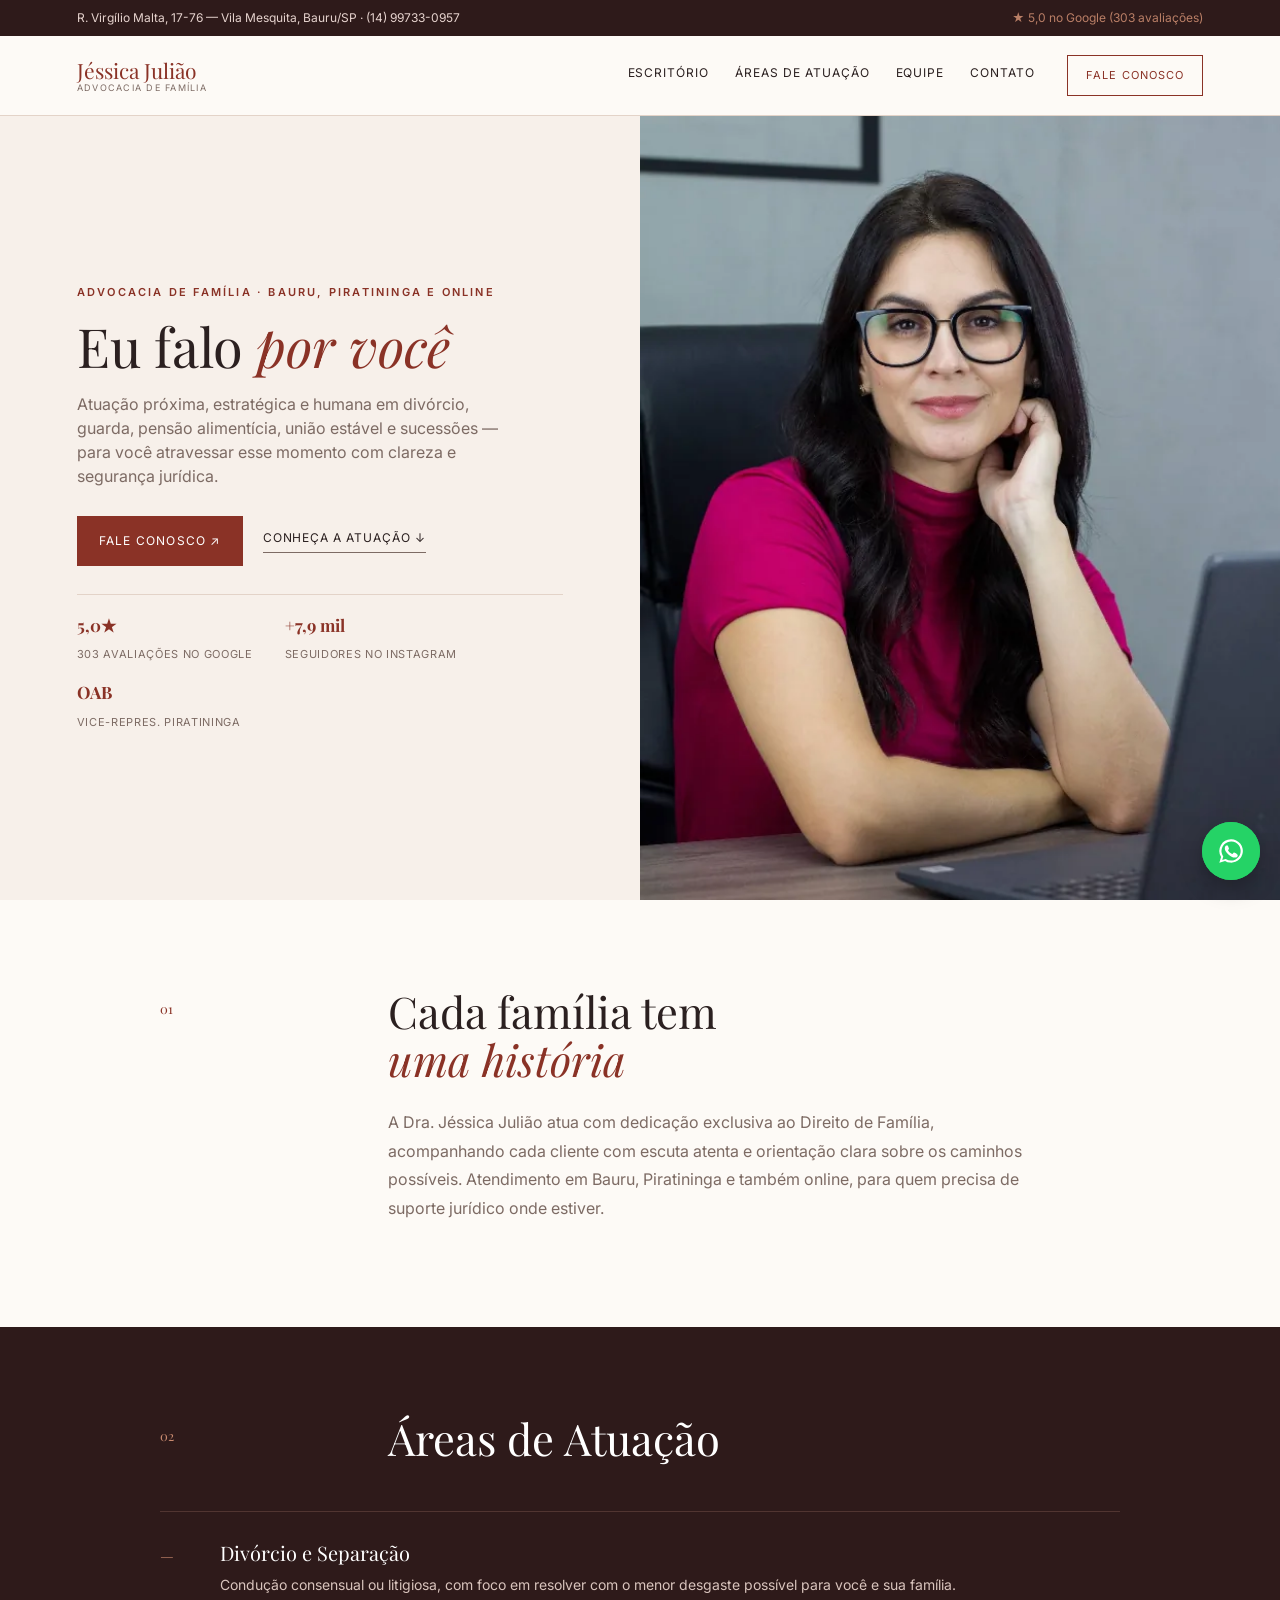
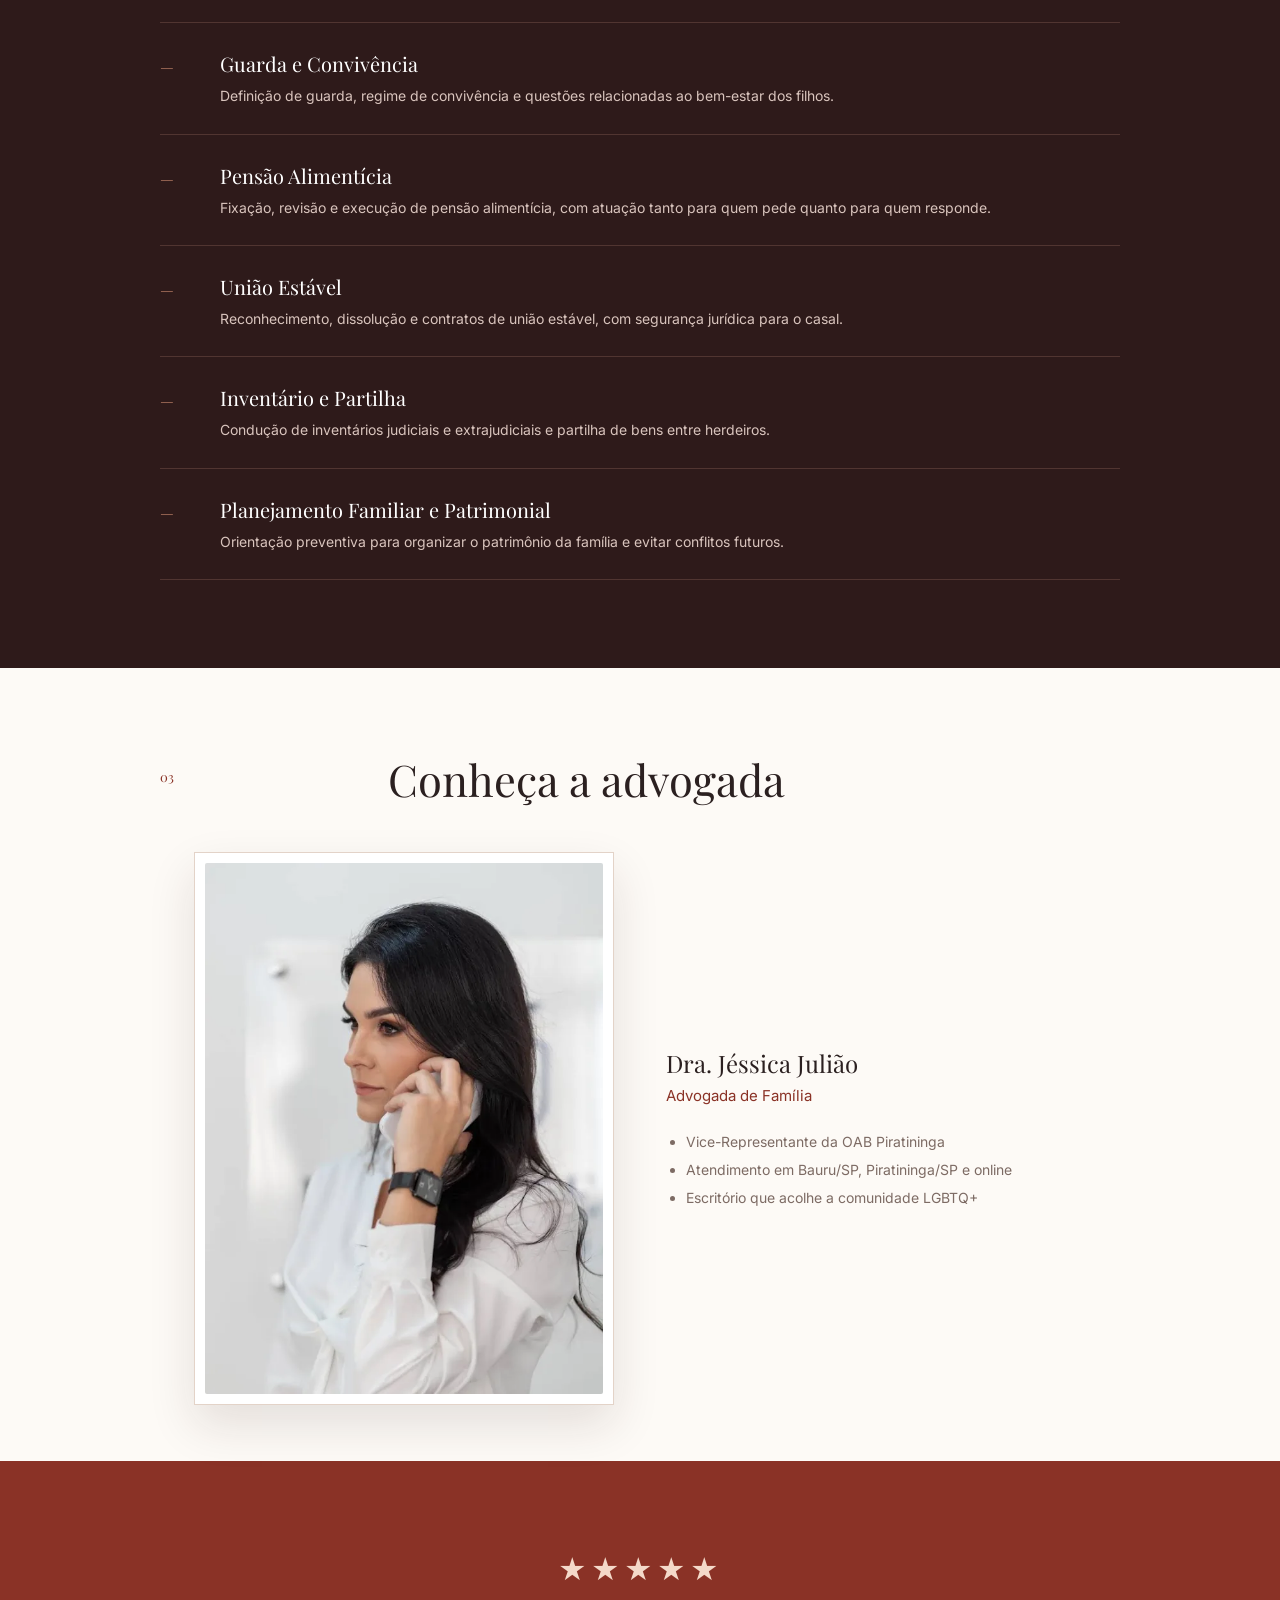
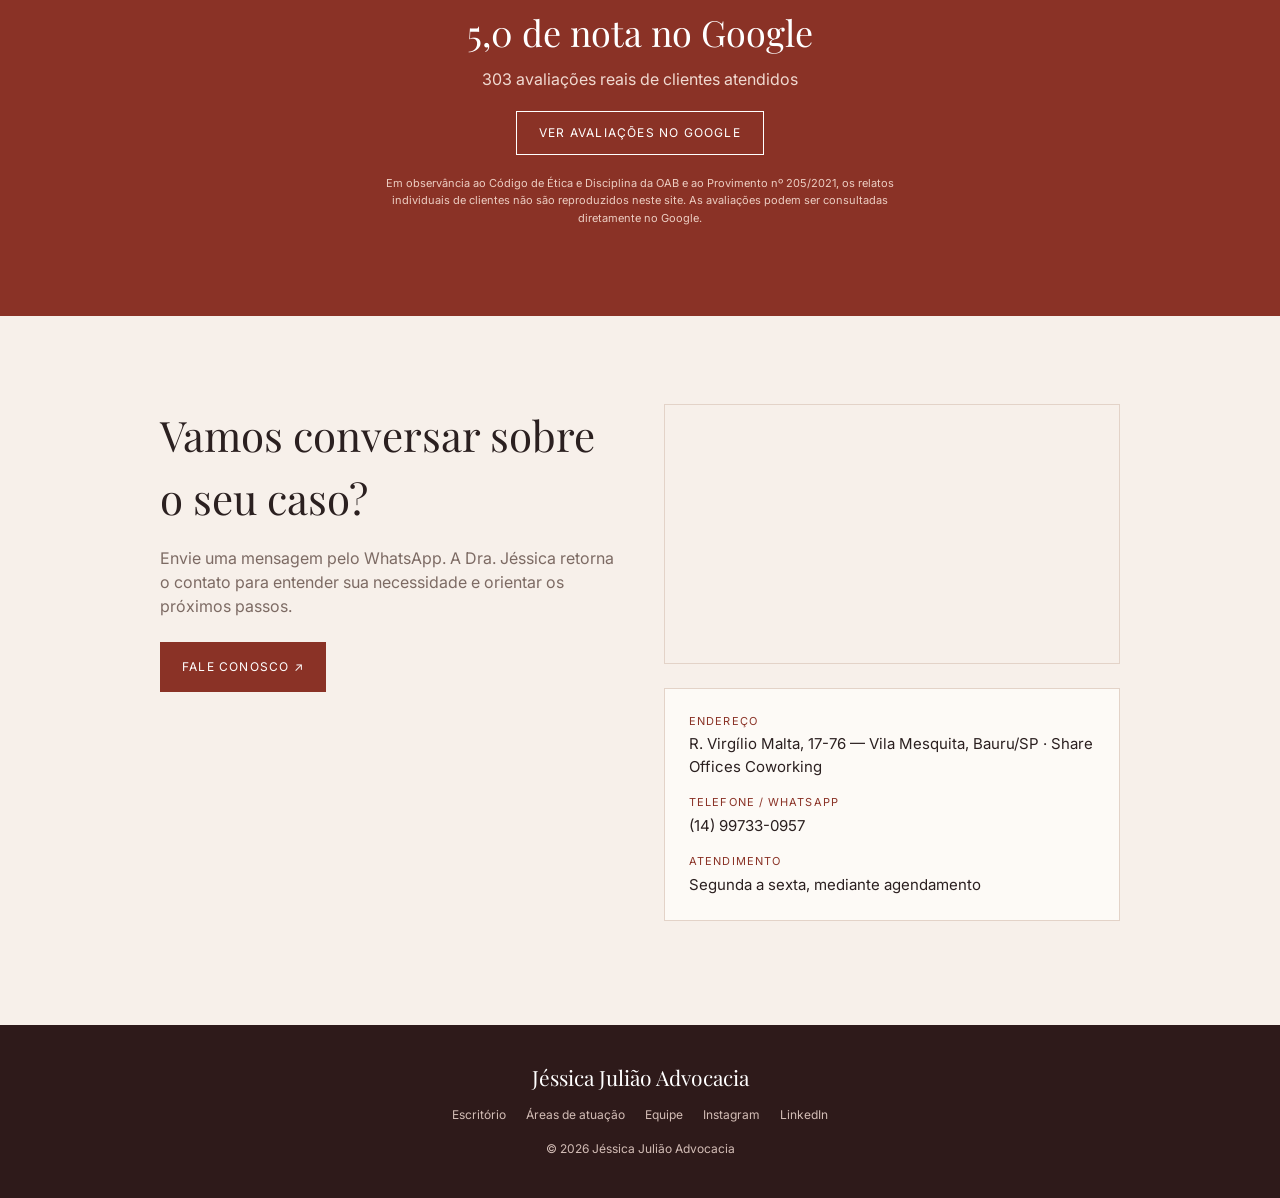
<file: jessica-juliao-advocacia/index.html>
<!DOCTYPE html>
<html lang="pt-BR">
<head>
<meta charset="UTF-8">
<meta name="viewport" content="width=device-width, initial-scale=1.0">
<title>Jéssica Julião Advocacia | Advocacia de Família em Bauru/SP</title>
<meta name="description" content="Advocacia de Família em Bauru, Piratininga e online — divórcio, guarda, pensão alimentícia, união estável e sucessões, com atuação próxima e estratégica.">
<link rel="preconnect" href="https://fonts.googleapis.com">
<link rel="preconnect" href="https://fonts.gstatic.com" crossorigin>
<link href="https://fonts.googleapis.com/css2?family=Playfair+Display:ital,wght@0,400;0,600;1,400&family=Inter:wght@400;500;600;700&display=swap" rel="stylesheet">
<style>
:root{
  --terracotta:#8a3226;--terracotta-deep:#5e1f17;--deep:#2e1a1a;
  --rose:#c98a6f;--cream:#f7f0ea;--paper:#fdfaf6;
  --ink:#2b2020;--muted:#7d6b64;--line:#e3d3c8;--wa:#25D366;
  --serif:'Playfair Display',Georgia,serif;--sans:'Inter',Arial,sans-serif;
}
*{box-sizing:border-box}
html{scroll-behavior:smooth}
body{margin:0;background:var(--paper);color:var(--ink);font-family:var(--sans);line-height:1.5}
a{color:inherit;text-decoration:none}
button,input,textarea{font:inherit}
img{max-width:100%;display:block}
section{padding:88px 24px}

.utility{background:var(--deep);color:#e6d3ce;font-size:12px;padding:9px 6vw;display:flex;justify-content:space-between;align-items:center;flex-wrap:wrap;gap:8px;flex-shrink:0}
.utility a{opacity:.9}
.utility a:hover{opacity:1;text-decoration:underline}
.utility .rating{white-space:nowrap;color:var(--rose)}

.nav{background:var(--paper);border-bottom:1px solid var(--line);padding:0 6vw;display:flex;align-items:center;gap:32px;min-height:80px;flex-shrink:0;position:sticky;top:0;z-index:20}
.brand{font-family:var(--serif);font-size:21px;color:var(--terracotta);margin-right:auto;line-height:1.2}
.brand small{display:block;font-family:var(--sans);font-size:9px;letter-spacing:.14em;text-transform:uppercase;color:var(--muted)}
.navLinks{display:flex;gap:26px;font-size:12px;text-transform:uppercase;letter-spacing:.08em}
.navLinks a{border-bottom:1px solid transparent;padding-bottom:4px}
.navLinks a:hover{border-color:var(--terracotta)}
.navCta{border:1px solid var(--terracotta);color:var(--terracotta);padding:11px 18px;font-size:11px;text-transform:uppercase;letter-spacing:.1em;white-space:nowrap}
.navCta:hover{background:var(--terracotta);color:#fff}
.menuToggle{display:none;background:none;border:1px solid var(--line);width:42px;height:42px;align-items:center;justify-content:center}
@media(max-width:960px){
  .navLinks{display:none}
  .menuToggle{display:flex}
}

/* firstFold: barra utilitária + nav + hero numa coluna de no mínimo 1 tela.
   .hero nunca recebe min-height fixo — cresce (flex:1) até a borda quando
   o conteúdo cabe, e cede espaço graciosamente quando não cabe. */
.firstFold{min-height:100vh;display:flex;flex-direction:column}
.firstFold{min-height:100svh}
/* Hero SPLIT_EDITORIAL fold-safe: texto à esquerda, foto full-bleed à
   direita. A foto sai do fluxo (position:absolute) pra nunca ditar a
   altura da linha do grid — ver design-system.md → "Hero full-bleed
   fold-safe" e a lição do caso Renata Ruban em modelos/advocacia.md. */
.hero{padding:0;display:grid;grid-template-columns:1fr 1fr;flex:1 1 auto;min-height:0}
.heroCopy{padding:clamp(28px,6vh,72px) 6vw;display:flex;flex-direction:column;justify-content:center;background:var(--cream)}
.eyebrow{font-size:11px;text-transform:uppercase;letter-spacing:.2em;color:var(--terracotta);font-weight:600}
.hero h1{font-family:var(--serif);font-weight:400;font-size:clamp(32px,4.4vw,54px);line-height:1.1;margin:16px 0;color:var(--ink)}
.hero h1 em{font-style:italic;color:var(--terracotta)}
.heroLead{color:var(--muted);font-size:16px;max-width:44ch;margin:0 0 28px}
.heroActions{display:flex;gap:20px;align-items:center;flex-wrap:wrap;margin-bottom:0}
.btn{padding:16px 22px;font-size:12px;text-transform:uppercase;letter-spacing:.1em;display:inline-flex;align-items:center;gap:10px}
.btn.primary{background:var(--terracotta);color:#fff}
.btn.primary:hover{background:var(--terracotta-deep)}
.textLink{font-size:12px;text-transform:uppercase;letter-spacing:.08em;border-bottom:1px solid var(--muted);padding-bottom:5px}
.heroImage{position:relative;background:var(--deep);overflow:hidden}
.heroImage img{position:absolute;inset:0;width:100%;height:100%;object-fit:cover;object-position:top center}
/* gap (não padding+border por item) pra sobreviver ao wrap sem sobras
   visuais — a coluna de texto aqui é só ~45% do viewport, bem mais
   estreita que um hero centralizado de página inteira. */
.heroStats{display:flex;flex-wrap:wrap;gap:16px 32px;margin-top:28px;padding-top:18px;border-top:1px solid var(--line)}
.heroStats strong{display:block;font-family:var(--serif);font-size:17px;color:var(--terracotta);margin-bottom:2px}
.heroStats span{font-size:11px;color:var(--muted);text-transform:uppercase;letter-spacing:.06em}
@media(max-width:900px){
  /* Mesma lógica do desktop, empilhada: texto com altura natural
     (flex:0, nunca encolhe), foto flex:1 preenchendo o que sobrar até a
     dobra — com o <img> já fora do fluxo, .heroImage não tem tamanho
     próprio pra "brigar", só o piso mínimo abaixo garante que nunca
     vire uma tarja ilegível. */
  .hero{display:flex;flex-direction:column;grid-template-columns:none;min-height:0}
  .heroCopy{padding:28px 24px 20px;flex:0 0 auto}
  .heroImage{flex:1 1 auto;min-height:160px}
  /* Empilhado, a caixa da foto fica bem mais larga que alta (o inverso
     do retrato original 622×761) — object-position:top center corta
     quase até o queixo. Descer o foco pra ~20% do eixo vertical mostra
     o rosto inteiro em vez de cortá-lo. */
  .heroImage img{object-position:center 20%}
  .heroLead{max-width:none}
  .heroStats{margin-top:18px;padding-top:12px;gap:12px 24px}
}
@media(max-width:480px){
  .utility{font-size:11px;padding:8px 20px}
  .heroCopy{padding:20px 20px 16px}
  .eyebrow{font-size:10px;letter-spacing:.14em}
  .hero h1{font-size:clamp(26px,8vw,32px);margin:8px 0}
  .heroLead{font-size:14px;line-height:1.5;margin-bottom:18px}
  .heroActions{gap:12px}
  .btn{padding:13px 18px}
  .heroImage{min-height:220px}
  .heroStats{flex-direction:column;gap:10px;margin-top:14px;padding-top:10px}
}

/* Intro */
.intro{max-width:960px;margin:0 auto;display:grid;grid-template-columns:180px 1fr;gap:48px}
.intro h2{font-family:var(--serif);font-weight:400;font-size:clamp(32px,3.4vw,46px);margin:0 0 24px;line-height:1.1}
.intro h2 em{color:var(--terracotta);font-style:italic}
.intro p{color:var(--muted);font-size:16px;line-height:1.8;max-width:640px}
.sectionNumber{font-family:var(--serif);color:var(--terracotta);font-size:13px;display:inline-block;transform:translateY(8px)}
@media(max-width:760px){.intro{grid-template-columns:1fr;gap:20px}}

/* Áreas de atuação */
.practice{background:var(--deep);color:#fff}
.practiceHead{max-width:960px;margin:0 auto 48px;display:grid;grid-template-columns:180px 1fr;gap:48px}
.practiceHead h2{font-family:var(--serif);font-weight:400;font-size:clamp(32px,3.4vw,46px);margin:0;line-height:1.1}
.practiceList{max-width:960px;margin:0 auto;list-style:none;padding:0}
.practiceList li{display:grid;grid-template-columns:40px 1fr;gap:20px;padding:26px 0;border-bottom:1px solid #513531}
.practiceList li:first-child{border-top:1px solid #513531}
.practiceList span{color:var(--rose);font-family:var(--serif);display:inline-block;transform:translateY(6px)}
.practiceList h3{margin:0 0 6px;font-family:var(--serif);font-weight:400;font-size:20px}
.practiceList p{margin:0;color:#d9c4bd;font-size:14px;line-height:1.6}
@media(max-width:760px){.practiceHead{grid-template-columns:1fr;gap:16px}}

/* Equipe — split grande: foto real dentro de uma moldura (mesma
   linguagem .teamPhotoFrame do resto do acervo), mostrando a foto
   INTEIRA, nunca cortada. Lição (caso Jéssica Julião): object-fit:cover
   numa coluna bem mais larga que alta força um zoom cru no
   rosto/cabelo e perde a composição original da foto — quando a foto é
   boa o bastante pra merecer destaque, ela merece aparecer inteira, não
   espremida por object-fit:cover. Aqui a foto fica contida (width:100%,
   height:auto, sem crop) dentro de um frame com moldura, centralizada
   na coluna. */
/* #equipe fica num único background (var(--paper), igual ao body) do
   topo ao fundo — título, foto e conteúdo não podem ter fundos
   diferentes entre si, senão cria uma costura visível no meio da
   seção. Título sempre em cima, full-width, ANTES do split foto/texto
   — inclusive no mobile empilhado, pra não deixar o "03 Conheça a
   advogada" preso embaixo da foto. */
#equipe{padding:88px 24px 0;background:var(--paper)}
.teamHead{max-width:960px;margin:0 auto 48px;display:grid;grid-template-columns:180px 1fr;gap:48px}
.teamHead h2{font-family:var(--serif);font-weight:400;font-size:clamp(32px,3.4vw,46px);margin:0;line-height:1.1}
/* column-gap controla a distância entre foto e texto num único lugar —
   antes cada coluna tinha seu próprio padding "de fora" (40px + 6vw) que
   somavam ~126px de vão morto no meio. Foto encostada no fim da sua
   coluna (justify-content:flex-end) pra ficar perto do texto de verdade,
   não só centralizada solta no meio do espaço branco. */
.teamSplit{display:grid;grid-template-columns:1fr 1fr;align-items:stretch;column-gap:clamp(24px,4vw,56px)}
.teamPhotoLarge{display:flex;align-items:center;justify-content:flex-end;padding:0 0 56px 40px}
.teamPhotoLarge .frame{background:#fff;border:1px solid var(--line);padding:10px;max-width:420px;width:100%;box-shadow:0 20px 44px rgba(46,26,26,.12)}
.teamPhotoLarge .frame img{display:block;width:100%;height:auto;border-radius:2px}
.teamContent{padding:0 6vw 56px 0;display:flex;flex-direction:column;justify-content:center}
.teamContent h3{font-family:var(--serif);font-weight:400;font-size:24px;margin:0 0 4px}
.teamContent .role{color:var(--terracotta);font-size:15px;margin:0 0 20px}
.teamContent ul{margin:0;padding-left:20px;color:var(--muted);font-size:14px;line-height:2}
@media(max-width:760px){.teamHead{grid-template-columns:1fr;gap:16px}}
@media(max-width:860px){
  .teamSplit{grid-template-columns:1fr}
  .teamPhotoLarge{justify-content:center;padding:0 24px 32px}
  .teamContent{padding:0 24px 40px}
}

/* Prova social real */
.proof{background:var(--terracotta);color:#fff;text-align:center}
.proof .stars{font-size:28px;letter-spacing:4px;color:#f4d9c9}
.proof h2{font-family:var(--serif);font-weight:400;font-size:clamp(26px,3vw,36px);margin:14px 0 8px}
.proof p{color:#f0d9d0;margin:0 0 20px}
.proof a{border:1px solid #fff;padding:12px 22px;font-size:12px;text-transform:uppercase;letter-spacing:.1em;display:inline-block}
.proof a:hover{background:#fff;color:var(--terracotta)}
.proof .disclaimer{max-width:520px;margin:20px auto 0;font-size:11px;line-height:1.6;color:#eccdc2}

/* Contato */
.contact{background:var(--cream)}
.contactGrid{max-width:960px;margin:0 auto;display:grid;grid-template-columns:1fr 1fr;gap:48px;align-items:start}
.contact h2{font-family:var(--serif);font-weight:400;font-size:clamp(30px,3.4vw,42px);margin:0 0 16px}
.contact p{color:var(--muted);margin:0 0 24px}
.contactCard{border:1px solid var(--line);padding:24px;background:var(--paper)}
.contactCard dt{font-size:11px;text-transform:uppercase;letter-spacing:.1em;color:var(--terracotta);margin-top:16px}
.contactCard dt:first-child{margin-top:0}
.contactCard dd{margin:4px 0 0;font-size:15px}
.mapWrap{border:1px solid var(--line);height:260px;overflow:hidden}
.contactCard.afterMap{margin-top:24px}
.mapWrap iframe{width:100%;height:100%;border:0}
@media(max-width:760px){.contactGrid{grid-template-columns:1fr}}

/* Footer */
footer{background:var(--deep);color:#d3bdb6;padding:40px 24px;text-align:center;font-size:12px}
footer .brand{color:#fff}
footer nav{display:flex;gap:20px;justify-content:center;margin:16px 0;flex-wrap:wrap}
footer nav a:hover{color:#fff}

/* WhatsApp flutuante */
.waFloat{position:fixed;right:20px;bottom:20px;width:58px;height:58px;border-radius:50%;background:var(--wa);display:flex;align-items:center;justify-content:center;box-shadow:0 8px 22px rgba(0,0,0,.25);z-index:30}
.waFloat svg{width:28px;height:28px;fill:#fff}
.js .waFloat::after{content:"";position:absolute;inset:0;border-radius:50%;background:var(--wa);animation:pulse 2.2s ease-out infinite;z-index:-1}
@keyframes pulse{0%{opacity:.55;transform:scale(1)}100%{opacity:0;transform:scale(1.7)}}

.js .reveal{opacity:0;transform:translateY(14px);transition:opacity .5s ease,transform .5s ease}
.js .reveal.in{opacity:1;transform:none}

@media (prefers-reduced-motion: reduce){
  html{scroll-behavior:auto}
  .js .reveal{opacity:1;transform:none;transition:none}
  .waFloat::after{animation:none}
}
</style>
</head>
<body>

<div class="firstFold">
<div class="utility">
  <span>R. Virgílio Malta, 17-76 — Vila Mesquita, Bauru/SP · (14) 99733-0957</span>
  <a class="rating" href="https://www.google.com/maps/search/?api=1&query=Advogada+J%C3%A9ssica+Juli%C3%A3o+Bauru" target="_blank" rel="noreferrer">★ 5,0 no Google (303 avaliações)</a>
</div>

<nav class="nav">
  <a class="brand" href="#inicio">Jéssica Julião<small>Advocacia de Família</small></a>
  <div class="navLinks">
    <a href="#escritorio">Escritório</a>
    <a href="#atuacao">Áreas de atuação</a>
    <a href="#equipe">Equipe</a>
    <a href="#contato">Contato</a>
  </div>
  <a class="navCta" href="https://wa.me/5514997330957?text=Ol%C3%A1%2C%20Dra.%20J%C3%A9ssica%2C%20gostaria%20de%20conversar%20sobre%20o%20meu%20caso." target="_blank" rel="noreferrer">Fale conosco</a>
</nav>

<section class="hero" id="inicio">
  <div class="heroCopy reveal">
    <span class="eyebrow">Advocacia de Família · Bauru, Piratininga e online</span>
    <h1>Eu falo <em>por você</em></h1>
    <p class="heroLead">Atuação próxima, estratégica e humana em divórcio, guarda, pensão alimentícia, união estável e sucessões — para você atravessar esse momento com clareza e segurança jurídica.</p>
    <div class="heroActions">
      <a class="btn primary" href="https://wa.me/5514997330957?text=Ol%C3%A1%2C%20Dra.%20J%C3%A9ssica%2C%20gostaria%20de%20conversar%20sobre%20o%20meu%20caso." target="_blank" rel="noreferrer">Fale conosco ↗</a>
      <a class="textLink" href="#atuacao">Conheça a atuação ↓</a>
    </div>
    <div class="heroStats">
      <div><strong>5,0★</strong><span>303 avaliações no Google</span></div>
      <div><strong>+7,9 mil</strong><span>seguidores no Instagram</span></div>
      <div><strong>OAB</strong><span>Vice-Repres. Piratininga</span></div>
    </div>
  </div>
  <div class="heroImage reveal">
    <img src="assets/jessica-hero.webp" alt="Dra. Jéssica Julião, advogada de família" width="622" height="761" loading="eager" fetchpriority="high" decoding="async">
  </div>
</section>
</div>

<section id="escritorio">
  <div class="intro">
    <div><span class="sectionNumber">01</span></div>
    <div>
      <h2>Cada família tem<br><em>uma história</em></h2>
      <p>A Dra. Jéssica Julião atua com dedicação exclusiva ao Direito de Família, acompanhando cada cliente com escuta atenta e orientação clara sobre os caminhos possíveis. Atendimento em Bauru, Piratininga e também online, para quem precisa de suporte jurídico onde estiver.</p>
    </div>
  </div>
</section>

<section class="practice" id="atuacao">
  <div class="practiceHead">
    <div><span class="sectionNumber" style="color:var(--rose)">02</span></div>
    <h2>Áreas de Atuação</h2>
  </div>
  <ul class="practiceList">
    <li><span>—</span><div><h3>Divórcio e Separação</h3><p>Condução consensual ou litigiosa, com foco em resolver com o menor desgaste possível para você e sua família.</p></div></li>
    <li><span>—</span><div><h3>Guarda e Convivência</h3><p>Definição de guarda, regime de convivência e questões relacionadas ao bem-estar dos filhos.</p></div></li>
    <li><span>—</span><div><h3>Pensão Alimentícia</h3><p>Fixação, revisão e execução de pensão alimentícia, com atuação tanto para quem pede quanto para quem responde.</p></div></li>
    <li><span>—</span><div><h3>União Estável</h3><p>Reconhecimento, dissolução e contratos de união estável, com segurança jurídica para o casal.</p></div></li>
    <li><span>—</span><div><h3>Inventário e Partilha</h3><p>Condução de inventários judiciais e extrajudiciais e partilha de bens entre herdeiros.</p></div></li>
    <li><span>—</span><div><h3>Planejamento Familiar e Patrimonial</h3><p>Orientação preventiva para organizar o patrimônio da família e evitar conflitos futuros.</p></div></li>
  </ul>
</section>

<section id="equipe">
  <div class="teamHead">
    <div><span class="sectionNumber">03</span></div>
    <h2>Conheça a advogada</h2>
  </div>
  <div class="teamSplit">
    <div class="teamPhotoLarge">
      <div class="frame">
        <img src="assets/jessica-atendimento.webp" alt="Dra. Jéssica Julião em atendimento" width="623" height="831" loading="lazy">
      </div>
    </div>
    <div class="teamContent">
      <h3>Dra. Jéssica Julião</h3>
      <p class="role">Advogada de Família</p>
      <ul>
        <li>Vice-Representante da OAB Piratininga</li>
        <li>Atendimento em Bauru/SP, Piratininga/SP e online</li>
        <li>Escritório que acolhe a comunidade LGBTQ+</li>
      </ul>
    </div>
  </div>
</section>

<section class="proof">
  <div class="stars">★★★★★</div>
  <h2>5,0 de nota no Google</h2>
  <p>303 avaliações reais de clientes atendidos</p>
  <a href="https://www.google.com/maps/search/?api=1&query=Advogada+J%C3%A9ssica+Juli%C3%A3o+Bauru" target="_blank" rel="noreferrer">Ver avaliações no Google</a>
  <p class="disclaimer">Em observância ao Código de Ética e Disciplina da OAB e ao Provimento nº 205/2021, os relatos individuais de clientes não são reproduzidos neste site. As avaliações podem ser consultadas diretamente no Google.</p>
</section>

<section class="contact" id="contato">
  <div class="contactGrid">
    <div>
      <h2>Vamos conversar sobre o seu caso?</h2>
      <p>Envie uma mensagem pelo WhatsApp. A Dra. Jéssica retorna o contato para entender sua necessidade e orientar os próximos passos.</p>
      <a class="btn primary" href="https://wa.me/5514997330957?text=Ol%C3%A1%2C%20Dra.%20J%C3%A9ssica%2C%20gostaria%20de%20conversar%20sobre%20o%20meu%20caso." target="_blank" rel="noreferrer">Fale conosco ↗</a>
    </div>
    <div>
      <div class="mapWrap">
        <iframe src="https://www.google.com/maps?q=R.%20Virgilio%20Malta%2C%2017-76%20-%20Vila%20Mesquita%2C%20Bauru%20-%20SP%2C%2017014-440&output=embed" loading="lazy" title="Localização do escritório"></iframe>
      </div>
      <dl class="contactCard afterMap">
        <dt>Endereço</dt>
        <dd>R. Virgílio Malta, 17-76 — Vila Mesquita, Bauru/SP · Share Offices Coworking</dd>
        <dt>Telefone / WhatsApp</dt>
        <dd>(14) 99733-0957</dd>
        <dt>Atendimento</dt>
        <dd>Segunda a sexta, mediante agendamento</dd>
      </dl>
    </div>
  </div>
</section>

<footer>
  <div class="brand">Jéssica Julião Advocacia</div>
  <nav>
    <a href="#escritorio">Escritório</a>
    <a href="#atuacao">Áreas de atuação</a>
    <a href="#equipe">Equipe</a>
    <a href="https://www.instagram.com/dra.jessicajuliao/" target="_blank" rel="noreferrer">Instagram</a>
    <a href="https://www.linkedin.com/in/j%C3%A9ssica-juli%C3%A3o-45592a192/" target="_blank" rel="noreferrer">LinkedIn</a>
  </nav>
  <span>© <span id="year"></span> Jéssica Julião Advocacia</span>
</footer>

<a class="waFloat" href="https://wa.me/5514997330957?text=Ol%C3%A1%2C%20Dra.%20J%C3%A9ssica%2C%20gostaria%20de%20conversar%20sobre%20o%20meu%20caso." target="_blank" rel="noreferrer" aria-label="Fale conosco">
  <svg viewBox="0 0 24 24"><path d="M12 2a10 10 0 0 0-8.5 15.2L2 22l4.9-1.5A10 10 0 1 0 12 2zm0 18.2a8.2 8.2 0 0 1-4.2-1.2l-.3-.2-3 .9.9-2.9-.2-.3A8.2 8.2 0 1 1 12 20.2zm4.5-6.1c-.2-.1-1.5-.7-1.7-.8-.2-.1-.4-.1-.6.1-.2.2-.6.8-.8 1-.1.2-.3.2-.5.1-.2-.1-1-.4-2-1.2-.7-.6-1.2-1.4-1.4-1.7-.1-.2 0-.4.1-.5l.4-.5c.1-.1.2-.3.2-.4.1-.2 0-.3 0-.5s-.6-1.5-.8-2c-.2-.5-.4-.4-.6-.4h-.5c-.2 0-.5.1-.7.3-.2.2-.9.9-.9 2.3s1 2.6 1.1 2.8c.1.2 2 3 4.7 4.2.7.3 1.2.5 1.6.6.7.2 1.3.2 1.8.1.5-.1 1.5-.6 1.7-1.2.2-.6.2-1.1.2-1.2-.1-.1-.3-.2-.5-.3z"/></svg>
</a>

<script>
document.documentElement.classList.add('js');
document.getElementById('year').textContent = new Date().getFullYear();

if ('IntersectionObserver' in window) {
  var obs = new IntersectionObserver(function(entries){
    entries.forEach(function(e){ if (e.isIntersecting) e.target.classList.add('in'); });
  }, { threshold: 0.15 });
  document.querySelectorAll('.reveal').forEach(function(el){ obs.observe(el); });
} else {
  document.querySelectorAll('.reveal').forEach(function(el){ el.classList.add('in'); });
}
</script>
</body>
</html>
</file>
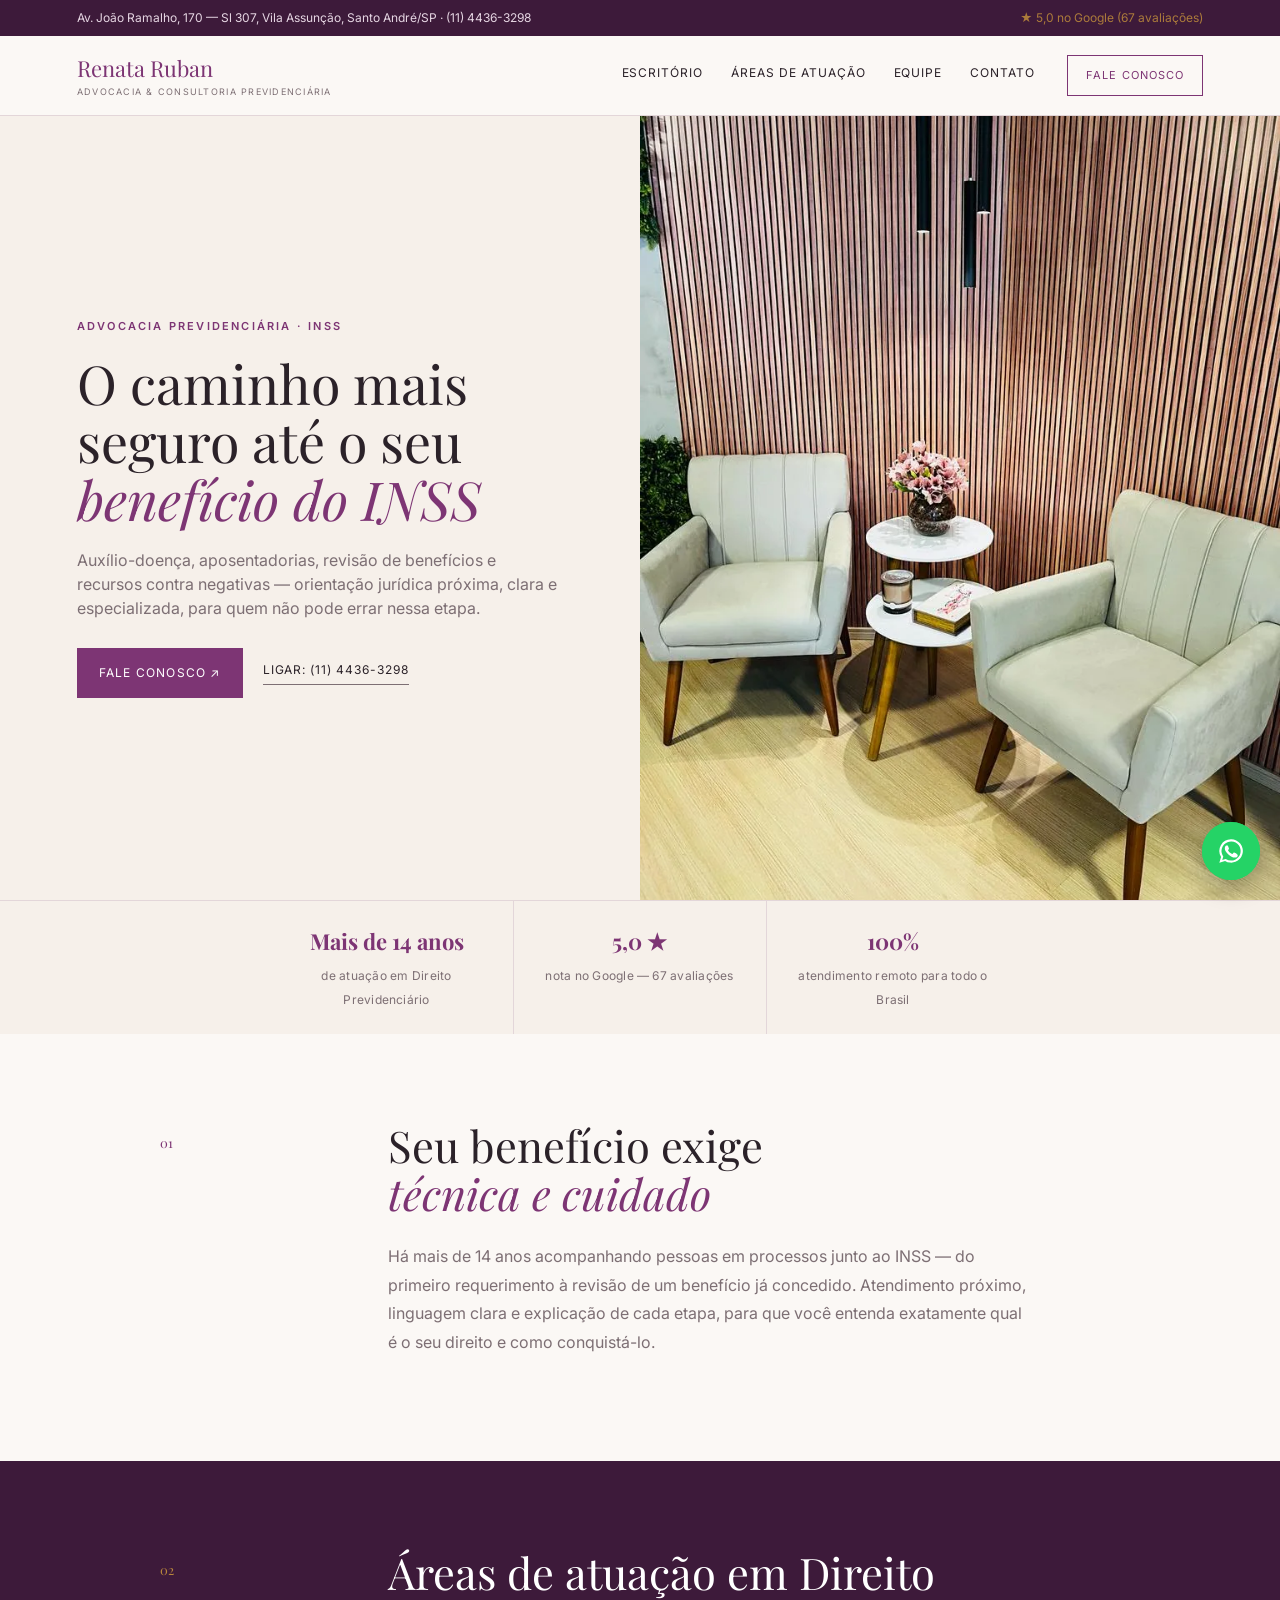
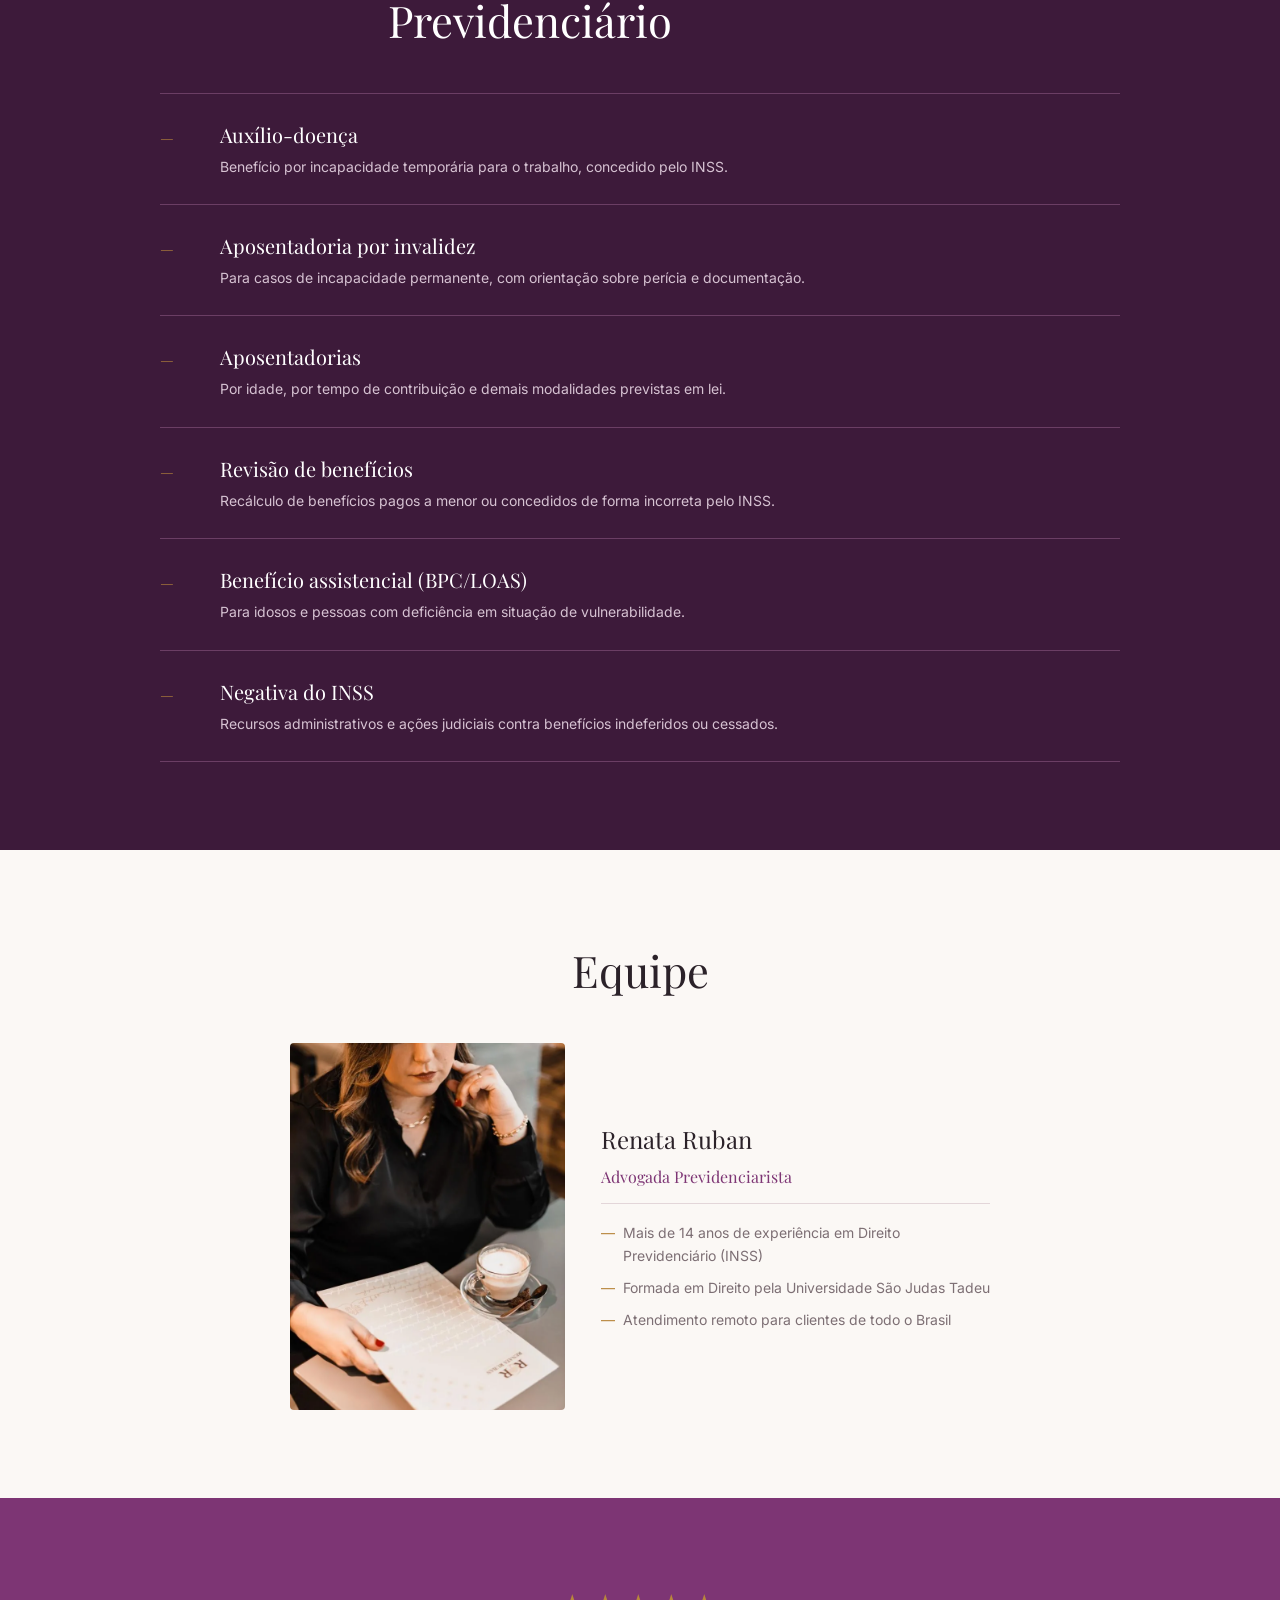
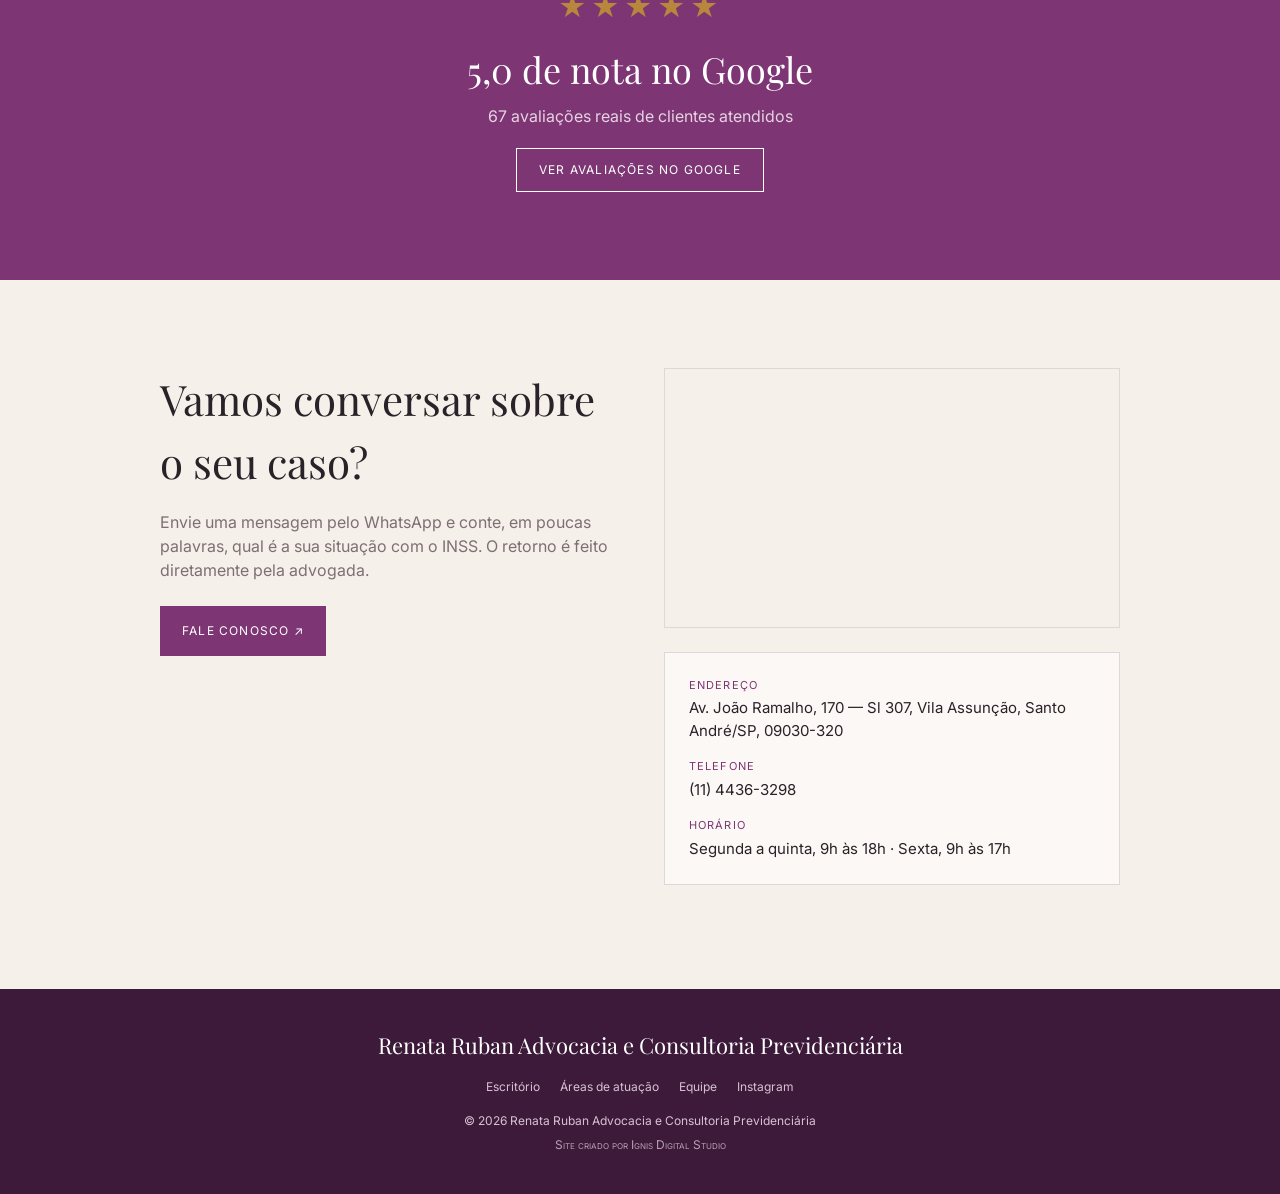
<file: renata-ruban-advocacia/index.html>
<!DOCTYPE html>
<html lang="pt-BR">
<head>
<meta charset="UTF-8">
<meta name="viewport" content="width=device-width, initial-scale=1.0">
<title>Renata Ruban Advocacia e Consultoria Previdenciária | Santo André</title>
<meta name="description" content="Advocacia especializada em Direito Previdenciário: auxílio-doença, aposentadorias, revisão de benefícios e negativas do INSS. Atendimento em Santo André e remoto para todo o Brasil.">
<link rel="icon" type="image/svg+xml" href="[data-uri]">
<link rel="preconnect" href="https://fonts.googleapis.com">
<link rel="preconnect" href="https://fonts.gstatic.com" crossorigin>
<link href="https://fonts.googleapis.com/css2?family=Playfair+Display:ital,wght@0,400;0,600;1,400&family=Inter:wght@400;500;600;700&display=swap" rel="stylesheet">
<style>
:root{
  --plum:#7d3574;--plum-deep:#3d1a3a;--gold:#b8863c;--cream:#f6f0ea;--paper:#fbf8f5;
  --ink:#2b2229;--muted:#7d6f74;--line:#e3d6d9;--wa:#25D366;
  --serif:'Playfair Display',Georgia,serif;--sans:'Inter',Arial,sans-serif;
}
*{box-sizing:border-box}
html{scroll-behavior:smooth}
body{margin:0;background:var(--paper);color:var(--ink);font-family:var(--sans);line-height:1.5}
a{color:inherit;text-decoration:none}
button,input,textarea{font:inherit}
img{max-width:100%;display:block}
section{padding:88px 24px}

/* Utility bar — 1 linha (endereço · telefone à esquerda, avaliações à
   direita), igual ao padrão do Weslley Sá. padding:9px 6vw (igual ao .nav
   abaixo) pra alinhar o início do endereço com a logo e o fim das
   avaliações com a borda direita do botão "Fale conosco". flex-shrink:0
   garante que nunca encolha mesmo se apertar (parte da correção da
   primeira dobra). */
.utility{background:var(--plum-deep);color:#e6d6e3;font-size:12px;padding:9px 6vw;display:flex;justify-content:space-between;align-items:center;flex-wrap:wrap;gap:8px;flex-shrink:0}
.utility a{opacity:.9}
.utility a:hover{opacity:1;text-decoration:underline}
.utility .rating{white-space:nowrap;color:var(--gold)}

/* Nav — flex-shrink:0: sem isso, num firstFold de altura fixa e conteúdo
   apertado, o próprio nav de 80px podia ser espremido pra ~60px em vez de
   ser só o hero a ceder espaço (achado no caso Renata Ruban, 31/08/26). */
.nav{background:var(--paper);border-bottom:1px solid var(--line);padding:0 6vw;display:flex;align-items:center;gap:32px;height:80px;flex-shrink:0;position:sticky;top:0;z-index:20}
.brand{font-family:var(--serif);font-size:22px;color:var(--plum);margin-right:auto}
.brand small{display:block;font-family:var(--sans);font-size:9px;letter-spacing:.14em;text-transform:uppercase;color:var(--muted)}
.navLinks{display:flex;gap:28px;font-size:12px;text-transform:uppercase;letter-spacing:.08em}
.navLinks a{border-bottom:1px solid transparent;padding-bottom:4px}
.navLinks a:hover{border-color:var(--gold)}
.navCta{border:1px solid var(--plum);color:var(--plum);padding:11px 18px;font-size:11px;text-transform:uppercase;letter-spacing:.1em;white-space:nowrap}
.navCta:hover{background:var(--plum);color:#fff}
.menuToggle{display:none;background:none;border:1px solid var(--line);width:42px;height:42px;align-items:center;justify-content:center}
@media(max-width:860px){
  .navLinks{display:none}
  .menuToggle{display:flex}
}

/* firstFold: barra utilitária + nav + hero numa coluna de pelo menos
   1 tela. min-height (não height fixo) — é um PISO: se o conteúdo couber
   em 1 tela (o caso comum), o hero cresce (flex:1) até encostar exatamente
   na borda; se não couber (texto longo + janela muito baixa), a seção
   cresce graciosamente em vez de estourar/sobrepor a próxima — nunca clipa
   nem empurra nav/utility pra fora de forma quebrada. */
.firstFold{min-height:100vh;display:flex;flex-direction:column}
.firstFold{min-height:100svh}

/* Hero — SPLIT_EDITORIAL: texto à esquerda, foto full-bleed ocupando a
   coluna inteira à direita (mesmo padrão do site do Weslley Sá / scaffold
   Express). Métricas viram uma faixa própria logo abaixo do hero. */
.hero{padding:0;display:grid;grid-template-columns:1fr 1fr;flex:1 1 auto;min-height:0}
.heroCopy{padding:80px 6vw;display:flex;flex-direction:column;justify-content:center;background:var(--cream)}
.eyebrow{font-size:11px;text-transform:uppercase;letter-spacing:.2em;color:var(--plum);font-weight:600}
.hero h1{font-family:var(--serif);font-weight:400;font-size:clamp(38px,4.2vw,58px);line-height:1.08;margin:20px 0;color:var(--ink)}
.hero h1 em{font-style:italic;color:var(--plum)}
.heroCopy p{color:var(--muted);font-size:16px;max-width:480px;margin:0 0 28px}
.heroActions{display:flex;gap:20px;align-items:center;flex-wrap:wrap}
.btn{padding:16px 22px;font-size:12px;text-transform:uppercase;letter-spacing:.1em;display:inline-flex;align-items:center;gap:10px}
.btn.primary{background:var(--plum);color:#fff}
.btn.primary:hover{background:var(--plum-deep)}
.textLink{font-size:12px;text-transform:uppercase;letter-spacing:.08em;border-bottom:1px solid var(--muted);padding-bottom:5px}
/* heroImage: a causa raiz de tudo era aqui. Um <img> em fluxo normal com
   height:100% cai na proporção intrínseca do ARQUIVO quando o pai não tem
   altura definida — e essa altura "inventada" virava o tamanho da própria
   linha do grid, empurrando a dobra inteira. position:absolute tira o
   <img> do fluxo: ele passa a só preencher o box do pai (que aí sim é
   dimensionado pelo grid/flex normalmente, sem competir com a foto). */
.heroImage{position:relative;background:var(--plum-deep);overflow:hidden}
.heroImage img{position:absolute;inset:0;width:100%;height:100%;object-fit:cover}
@media(max-width:860px){
  /* Mesma lógica do desktop, empilhada: hero também vira coluna flex,
     texto com altura natural (flex:0), foto flex:1 preenchendo o que
     sobrar até a dobra — com o <img> já fora do fluxo (regra acima), a
     .heroImage não tem mais tamanho próprio pra "brigar", só o piso
     mínimo abaixo garante que nunca vire uma tarja ilegível. */
  .hero{display:flex;flex-direction:column;grid-template-columns:none;min-height:0}
  .heroCopy{padding:40px 24px 24px;flex:0 0 auto}
  .heroImage{flex:1 1 auto;min-height:140px}
  .heroImage img{object-position:center 70%}
}

/* Faixa de métricas reais — logo abaixo do hero, não sobreposta a ele */
.heroStats{background:var(--cream);border-top:1px solid var(--line);display:flex;justify-content:center}
.heroStats div{flex:1;max-width:253px;padding:24px 20px;text-align:center;border-right:1px solid var(--line)}
.heroStats div:last-child{border-right:none}
.heroStats strong{display:block;font-family:var(--serif);font-size:22px;color:var(--plum);margin-bottom:4px}
.heroStats span{font-size:12px;color:var(--muted);letter-spacing:.02em}
@media(max-width:760px){
  .heroStats{flex-direction:column}
  .heroStats div{max-width:none;border-right:none;border-bottom:1px solid var(--line);padding:16px 0}
  .heroStats div:last-child{border-bottom:none}
}

/* Intro */
.intro{max-width:960px;margin:0 auto;display:grid;grid-template-columns:180px 1fr;gap:48px}
.intro h2{font-family:var(--serif);font-weight:400;font-size:clamp(32px,3.4vw,46px);margin:0 0 24px;line-height:1.1}
.intro h2 em{color:var(--plum);font-style:italic}
.intro p{color:var(--muted);font-size:16px;line-height:1.8;max-width:640px}
.sectionNumber{font-family:var(--serif);color:var(--plum);font-size:13px;display:inline-block;transform:translateY(8px)}
@media(max-width:760px){.intro{grid-template-columns:1fr;gap:20px}}

/* Áreas de atuação */
.practice{background:var(--plum-deep);color:#fff}
.practiceHead{max-width:960px;margin:0 auto 48px;display:grid;grid-template-columns:180px 1fr;gap:48px}
.practiceHead h2{font-family:var(--serif);font-weight:400;font-size:clamp(32px,3.4vw,46px);margin:0;line-height:1.1}
.practiceList{max-width:960px;margin:0 auto;list-style:none;padding:0}
.practiceList li{display:grid;grid-template-columns:40px 1fr;gap:20px;padding:26px 0;border-bottom:1px solid #6b3e64}
.practiceList li:first-child{border-top:1px solid #6b3e64}
.practiceList span{color:var(--gold);font-family:var(--serif);display:inline-block;transform:translateY(6px)}
.practiceList h3{margin:0 0 6px;font-family:var(--serif);font-weight:400;font-size:20px}
.practiceList p{margin:0;color:#d6c2d2;font-size:14px;line-height:1.6}
@media(max-width:760px){.practiceHead{grid-template-columns:1fr;gap:16px}}

/* Sobre a advogada */
.team{max-width:960px;margin:0 auto}
.team h2{font-family:var(--serif);font-weight:400;font-size:clamp(32px,3.4vw,46px);margin:0 0 40px;text-align:center}
.teamGrid{display:grid;grid-template-columns:repeat(auto-fit,minmax(240px,1fr));gap:40px;justify-content:center}
.teamGrid.single{max-width:420px;margin:0 auto}
.teamCard img{width:100%;height:auto;aspect-ratio:3/4;object-fit:cover;border-radius:4px;margin-bottom:18px}
.teamCard.noPhoto{text-align:center}
.teamCard.noPhoto ul{text-align:left}
.teamPhoto{width:140px;height:140px;border-radius:50%;margin:0 auto 20px;background:var(--paper);border:1px dashed var(--line);display:flex;align-items:center;justify-content:center;color:var(--muted)}
.teamPhoto svg{width:44px;height:44px;opacity:.4}
.teamCard h3{font-family:var(--serif);font-weight:400;font-size:24px;margin:0 0 8px}
.teamCard .role{font-family:var(--serif);color:var(--plum);font-size:16px;margin:0 0 18px;padding-bottom:14px;border-bottom:1px solid var(--line)}
.teamCard ul{margin:0;padding:0;list-style:none;color:var(--muted);font-size:14px;line-height:1.6}
.teamCard ul li{position:relative;padding-left:22px}
.teamCard ul li+li{margin-top:10px}
.teamCard ul li::before{content:"—";position:absolute;left:0;color:var(--gold)}

/* Card único (advogado(a) solo): foto menor à esquerda, texto ao lado — não
   empilhado. Escopo restrito a .single pra não afetar grades de 2+ advogados,
   que continuam com o cartão vertical padrão (foto em cima, texto embaixo). */
.teamGrid.single{max-width:700px}
.teamGrid.single .teamCard{display:grid;grid-template-columns:275px 1fr;gap:36px;align-items:center;text-align:left}
.teamGrid.single .teamCard img{margin-bottom:0;aspect-ratio:3/4}
@media(max-width:600px){
  .teamGrid.single .teamCard{grid-template-columns:1fr;text-align:center}
  .teamGrid.single .teamCard img{max-width:275px;margin:0 auto 18px}
  .teamGrid.single .teamCard ul{display:inline-block;text-align:left}
}

/* Prova social real */
.proof{background:var(--plum);color:#fff;text-align:center}
.proof .stars{font-size:28px;letter-spacing:4px;color:var(--gold)}
.proof h2{font-family:var(--serif);font-weight:400;font-size:clamp(26px,3vw,36px);margin:14px 0 8px}
.proof p{color:#e6d3e2;margin:0 0 20px}
.proof a{border:1px solid #fff;padding:12px 22px;font-size:12px;text-transform:uppercase;letter-spacing:.1em;display:inline-block}
.proof a:hover{background:#fff;color:var(--plum)}

/* Contato */
.contact{background:var(--cream)}
.contactGrid{max-width:960px;margin:0 auto;display:grid;grid-template-columns:1fr 1fr;gap:48px;align-items:start}
.contact h2{font-family:var(--serif);font-weight:400;font-size:clamp(30px,3.4vw,42px);margin:0 0 16px}
.contact p{color:var(--muted);margin:0 0 24px}
.contactCard{border:1px solid var(--line);padding:24px;background:var(--paper)}
.contactCard dt{font-size:11px;text-transform:uppercase;letter-spacing:.1em;color:var(--plum);margin-top:16px}
.contactCard dt:first-child{margin-top:0}
.contactCard dd{margin:4px 0 0;font-size:15px}
.mapWrap{border:1px solid var(--line);height:260px;overflow:hidden}
.contactCard.afterMap{margin-top:24px}
.mapWrap iframe{width:100%;height:100%;border:0}
@media(max-width:760px){.contactGrid{grid-template-columns:1fr}}

/* Footer */
footer{background:var(--plum-deep);color:#d6c2d2;padding:40px 24px;text-align:center;font-size:12px}
footer .brand{color:#fff}
footer nav{display:flex;gap:20px;justify-content:center;margin:16px 0;flex-wrap:wrap}
footer nav a:hover{color:#fff}
.foot-bottom{display:flex;flex-direction:column;gap:6px;margin-top:8px}
.foot-bottom .credit{font-variant:small-caps;opacity:.8}
.foot-bottom .credit a:hover{opacity:1;text-decoration:underline}

/* WhatsApp flutuante */
.waFloat{position:fixed;right:20px;bottom:20px;width:58px;height:58px;border-radius:50%;background:var(--wa);display:flex;align-items:center;justify-content:center;box-shadow:0 8px 22px rgba(0,0,0,.25);z-index:30}
.waFloat svg{width:28px;height:28px;fill:#fff}
.js .waFloat::after{content:"";position:absolute;inset:0;border-radius:50%;background:var(--wa);animation:pulse 2.2s ease-out infinite;z-index:-1}
@keyframes pulse{0%{opacity:.55;transform:scale(1)}100%{opacity:0;transform:scale(1.7)}}

/* Progressive enhancement: sem JS, tudo visível. Com JS, reveal suave no scroll */
.js .reveal{opacity:0;transform:translateY(14px);transition:opacity .5s ease,transform .5s ease}
.js .reveal.in{opacity:1;transform:none}

@media (prefers-reduced-motion: reduce){
  html{scroll-behavior:auto}
  .js .reveal{opacity:1;transform:none;transition:none}
  .waFloat::after{animation:none}
}
</style>
</head>
<body>

<div class="firstFold">
<div class="utility">
  <span>Av. João Ramalho, 170 — Sl 307, Vila Assunção, Santo André/SP · (11) 4436-3298</span>
  <a class="rating" href="https://www.google.com/maps/place/?q=place_id:ChIJXQjkSPJCzpQRI6CHqGSNQBI" target="_blank" rel="noreferrer">★ 5,0 no Google (67 avaliações)</a>
</div>

<nav class="nav">
  <a class="brand" href="#inicio">Renata Ruban<small>Advocacia &amp; Consultoria Previdenciária</small></a>
  <div class="navLinks">
    <a href="#escritorio">Escritório</a>
    <a href="#atuacao">Áreas de atuação</a>
    <a href="#advogada">Equipe</a>
    <a href="#contato">Contato</a>
  </div>
  <a class="navCta" href="https://wa.me/5511996159519?text=Ol%C3%A1%2C%20Renata!%20Vi%20o%20site%20e%20gostaria%20de%20tirar%20uma%20d%C3%BAvida%20sobre%20meu%20benef%C3%ADcio%20do%20INSS." target="_blank" rel="noreferrer">Fale conosco</a>
</nav>

<section class="hero" id="inicio">
  <div class="heroCopy reveal">
    <span class="eyebrow">Advocacia Previdenciária · INSS</span>
    <h1>O caminho mais seguro até o seu <em>benefício do INSS</em></h1>
    <p>Auxílio-doença, aposentadorias, revisão de benefícios e recursos contra negativas — orientação jurídica próxima, clara e especializada, para quem não pode errar nessa etapa.</p>
    <div class="heroActions">
      <a class="btn primary" href="https://wa.me/5511996159519?text=Ol%C3%A1%2C%20Renata!%20Vi%20o%20site%20e%20gostaria%20de%20tirar%20uma%20d%C3%BAvida%20sobre%20meu%20benef%C3%ADcio%20do%20INSS." target="_blank" rel="noreferrer">Fale conosco ↗</a>
      <a class="textLink" href="tel:+551144363298">Ligar: (11) 4436-3298</a>
    </div>
  </div>
  <div class="heroImage reveal">
    <img src="assets/hero-lounge.webp" alt="Sala de espera do escritório Renata Ruban Advocacia, em Santo André" width="768" height="1024" loading="eager" fetchpriority="high" decoding="async">
  </div>
</section>
</div>

<div class="heroStats reveal">
  <div><strong>Mais de 14 anos</strong><span>de atuação em Direito Previdenciário</span></div>
  <div><strong>5,0 ★</strong><span>nota no Google — 67 avaliações</span></div>
  <div><strong>100%</strong><span>atendimento remoto para todo o Brasil</span></div>
</div>

<section id="escritorio">
  <div class="intro reveal">
    <div><span class="sectionNumber">01</span></div>
    <div>
      <h2>Seu benefício exige<br><em>técnica e cuidado</em></h2>
      <p>Há mais de 14 anos acompanhando pessoas em processos junto ao INSS — do primeiro requerimento à revisão de um benefício já concedido. Atendimento próximo, linguagem clara e explicação de cada etapa, para que você entenda exatamente qual é o seu direito e como conquistá-lo.</p>
    </div>
  </div>
</section>

<section class="practice" id="atuacao">
  <div class="practiceHead reveal">
    <div><span class="sectionNumber" style="color:var(--gold)">02</span></div>
    <h2>Áreas de atuação em Direito Previdenciário</h2>
  </div>
  <ul class="practiceList reveal">
    <li><span>—</span><div><h3>Auxílio-doença</h3><p>Benefício por incapacidade temporária para o trabalho, concedido pelo INSS.</p></div></li>
    <li><span>—</span><div><h3>Aposentadoria por invalidez</h3><p>Para casos de incapacidade permanente, com orientação sobre perícia e documentação.</p></div></li>
    <li><span>—</span><div><h3>Aposentadorias</h3><p>Por idade, por tempo de contribuição e demais modalidades previstas em lei.</p></div></li>
    <li><span>—</span><div><h3>Revisão de benefícios</h3><p>Recálculo de benefícios pagos a menor ou concedidos de forma incorreta pelo INSS.</p></div></li>
    <li><span>—</span><div><h3>Benefício assistencial (BPC/LOAS)</h3><p>Para idosos e pessoas com deficiência em situação de vulnerabilidade.</p></div></li>
    <li><span>—</span><div><h3>Negativa do INSS</h3><p>Recursos administrativos e ações judiciais contra benefícios indeferidos ou cessados.</p></div></li>
  </ul>
</section>

<!--
  Depoimentos: seção removida de propósito. O Código de Ética da OAB veda
  mecanismos de captação de clientela e promessa de resultado — depoimento
  de cliente (mesmo real e autorizado) é zona de risco pra advogado.
  A prova social desta seção é SEMPRE a nota agregada real do Google.
-->
<section id="advogada">
  <div class="team reveal">
    <h2>Equipe</h2>
    <div class="teamGrid single">
      <div class="teamCard">
        <img src="assets/renata-ruban.webp" alt="Renata Ruban, advogada previdenciarista" width="682" height="1024" loading="lazy">
        <div class="teamText">
          <h3>Renata Ruban</h3>
          <p class="role">Advogada Previdenciarista</p>
          <ul>
            <li>Mais de 14 anos de experiência em Direito Previdenciário (INSS)</li>
            <li>Formada em Direito pela Universidade São Judas Tadeu</li>
            <li>Atendimento remoto para clientes de todo o Brasil</li>
          </ul>
        </div>
      </div>
    </div>
  </div>
</section>

<section class="proof reveal">
  <div class="stars">★★★★★</div>
  <h2>5,0 de nota no Google</h2>
  <p>67 avaliações reais de clientes atendidos</p>
  <a href="https://www.google.com/maps/place/?q=place_id:ChIJXQjkSPJCzpQRI6CHqGSNQBI" target="_blank" rel="noreferrer">Ver avaliações no Google</a>
</section>

<section class="contact" id="contato">
  <div class="contactGrid">
    <div class="reveal">
      <h2>Vamos conversar sobre o seu caso?</h2>
      <p>Envie uma mensagem pelo WhatsApp e conte, em poucas palavras, qual é a sua situação com o INSS. O retorno é feito diretamente pela advogada.</p>
      <a class="btn primary" href="https://wa.me/5511996159519?text=Ol%C3%A1%2C%20Renata!%20Vi%20o%20site%20e%20gostaria%20de%20tirar%20uma%20d%C3%BAvida%20sobre%20meu%20benef%C3%ADcio%20do%20INSS." target="_blank" rel="noreferrer">Fale conosco ↗</a>
    </div>
    <div class="reveal">
      <div class="mapWrap">
        <iframe src="https://www.google.com/maps?q=Av.+Jo%C3%A3o+Ramalho%2C+170+-+Sl+307+-+Vila+Assun%C3%A7%C3%A3o%2C+Santo+Andr%C3%A9+-+SP%2C+09030-320&output=embed" loading="lazy" title="Localização do escritório Renata Ruban Advocacia"></iframe>
      </div>
      <dl class="contactCard afterMap">
        <dt>Endereço</dt>
        <dd>Av. João Ramalho, 170 — Sl 307, Vila Assunção, Santo André/SP, 09030-320</dd>
        <dt>Telefone</dt>
        <dd>(11) 4436-3298</dd>
        <dt>Horário</dt>
        <dd>Segunda a quinta, 9h às 18h · Sexta, 9h às 17h</dd>
      </dl>
    </div>
  </div>
</section>

<footer>
  <div class="brand">Renata Ruban Advocacia e Consultoria Previdenciária</div>
  <nav>
    <a href="#escritorio">Escritório</a>
    <a href="#atuacao">Áreas de atuação</a>
    <a href="#advogada">Equipe</a>
    <a href="https://www.instagram.com/renataruban.adv" target="_blank" rel="noreferrer">Instagram</a>
  </nav>
  <div class="foot-bottom">
    <span>© <span id="year"></span> Renata Ruban Advocacia e Consultoria Previdenciária</span>
    <span class="credit"><a href="https://ignisdigitalstudio.com" target="_blank" rel="noopener">Site criado por Ignis Digital Studio</a></span>
  </div>
</footer>

<a class="waFloat" href="https://wa.me/5511996159519?text=Ol%C3%A1%2C%20Renata!%20Vi%20o%20site%20e%20gostaria%20de%20tirar%20uma%20d%C3%BAvida%20sobre%20meu%20benef%C3%ADcio%20do%20INSS." target="_blank" rel="noreferrer" aria-label="Fale conosco">
  <svg viewBox="0 0 24 24"><path d="M12 2a10 10 0 0 0-8.5 15.2L2 22l4.9-1.5A10 10 0 1 0 12 2zm0 18.2a8.2 8.2 0 0 1-4.2-1.2l-.3-.2-3 .9.9-2.9-.2-.3A8.2 8.2 0 1 1 12 20.2zm4.5-6.1c-.2-.1-1.5-.7-1.7-.8-.2-.1-.4-.1-.6.1-.2.2-.6.8-.8 1-.1.2-.3.2-.5.1-.2-.1-1-.4-2-1.2-.7-.6-1.2-1.4-1.4-1.7-.1-.2 0-.4.1-.5l.4-.5c.1-.1.2-.3.2-.4.1-.2 0-.3 0-.5s-.6-1.5-.8-2c-.2-.5-.4-.4-.6-.4h-.5c-.2 0-.5.1-.7.3-.2.2-.9.9-.9 2.3s1 2.6 1.1 2.8c.1.2 2 3 4.7 4.2.7.3 1.2.5 1.6.6.7.2 1.3.2 1.8.1.5-.1 1.5-.6 1.7-1.2.2-.6.2-1.1.2-1.2-.1-.1-.3-.2-.5-.3z"/></svg>
</a>

<script>
document.documentElement.classList.add('js');
document.getElementById('year').textContent = new Date().getFullYear();

if ('IntersectionObserver' in window) {
  var obs = new IntersectionObserver(function(entries){
    entries.forEach(function(e){ if (e.isIntersecting) e.target.classList.add('in'); });
  }, { threshold: 0.15 });
  document.querySelectorAll('.reveal').forEach(function(el){ obs.observe(el); });
} else {
  document.querySelectorAll('.reveal').forEach(function(el){ el.classList.add('in'); });
}
</script>
</body>
</html>
</file>
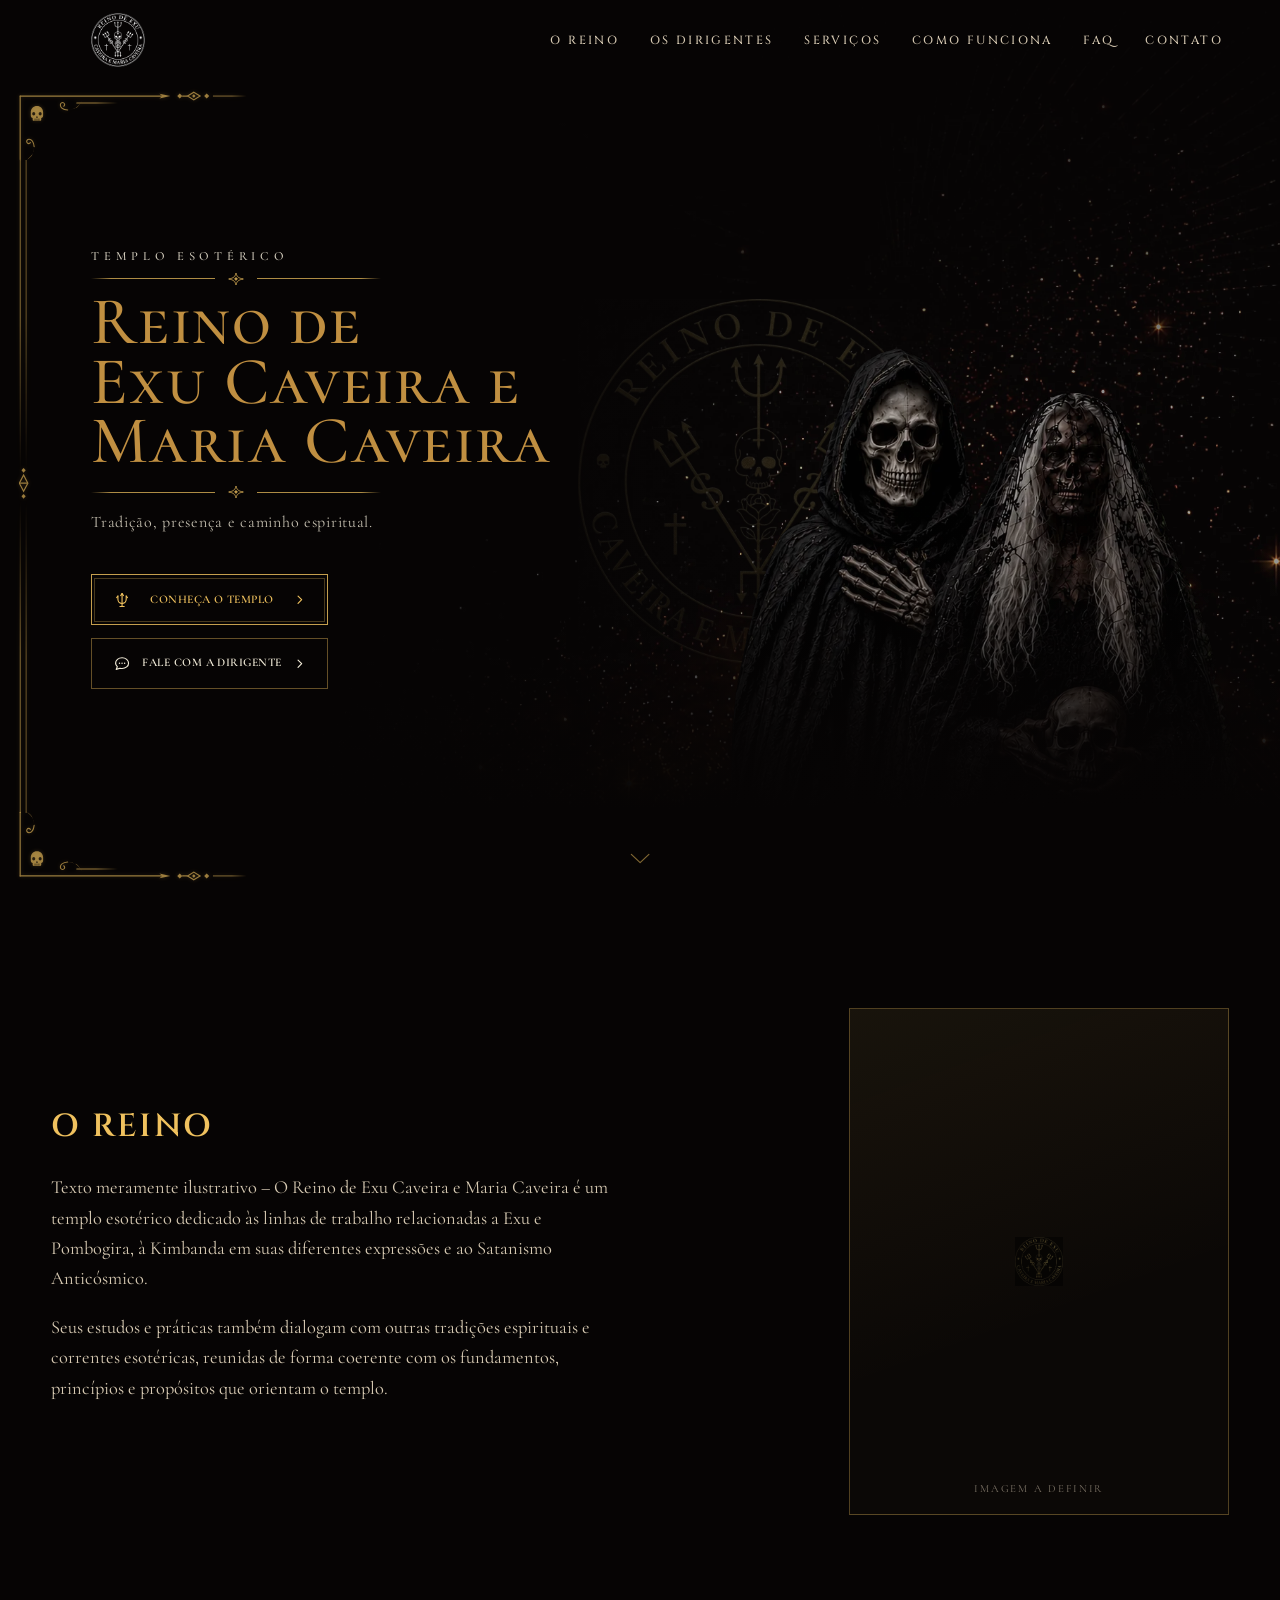
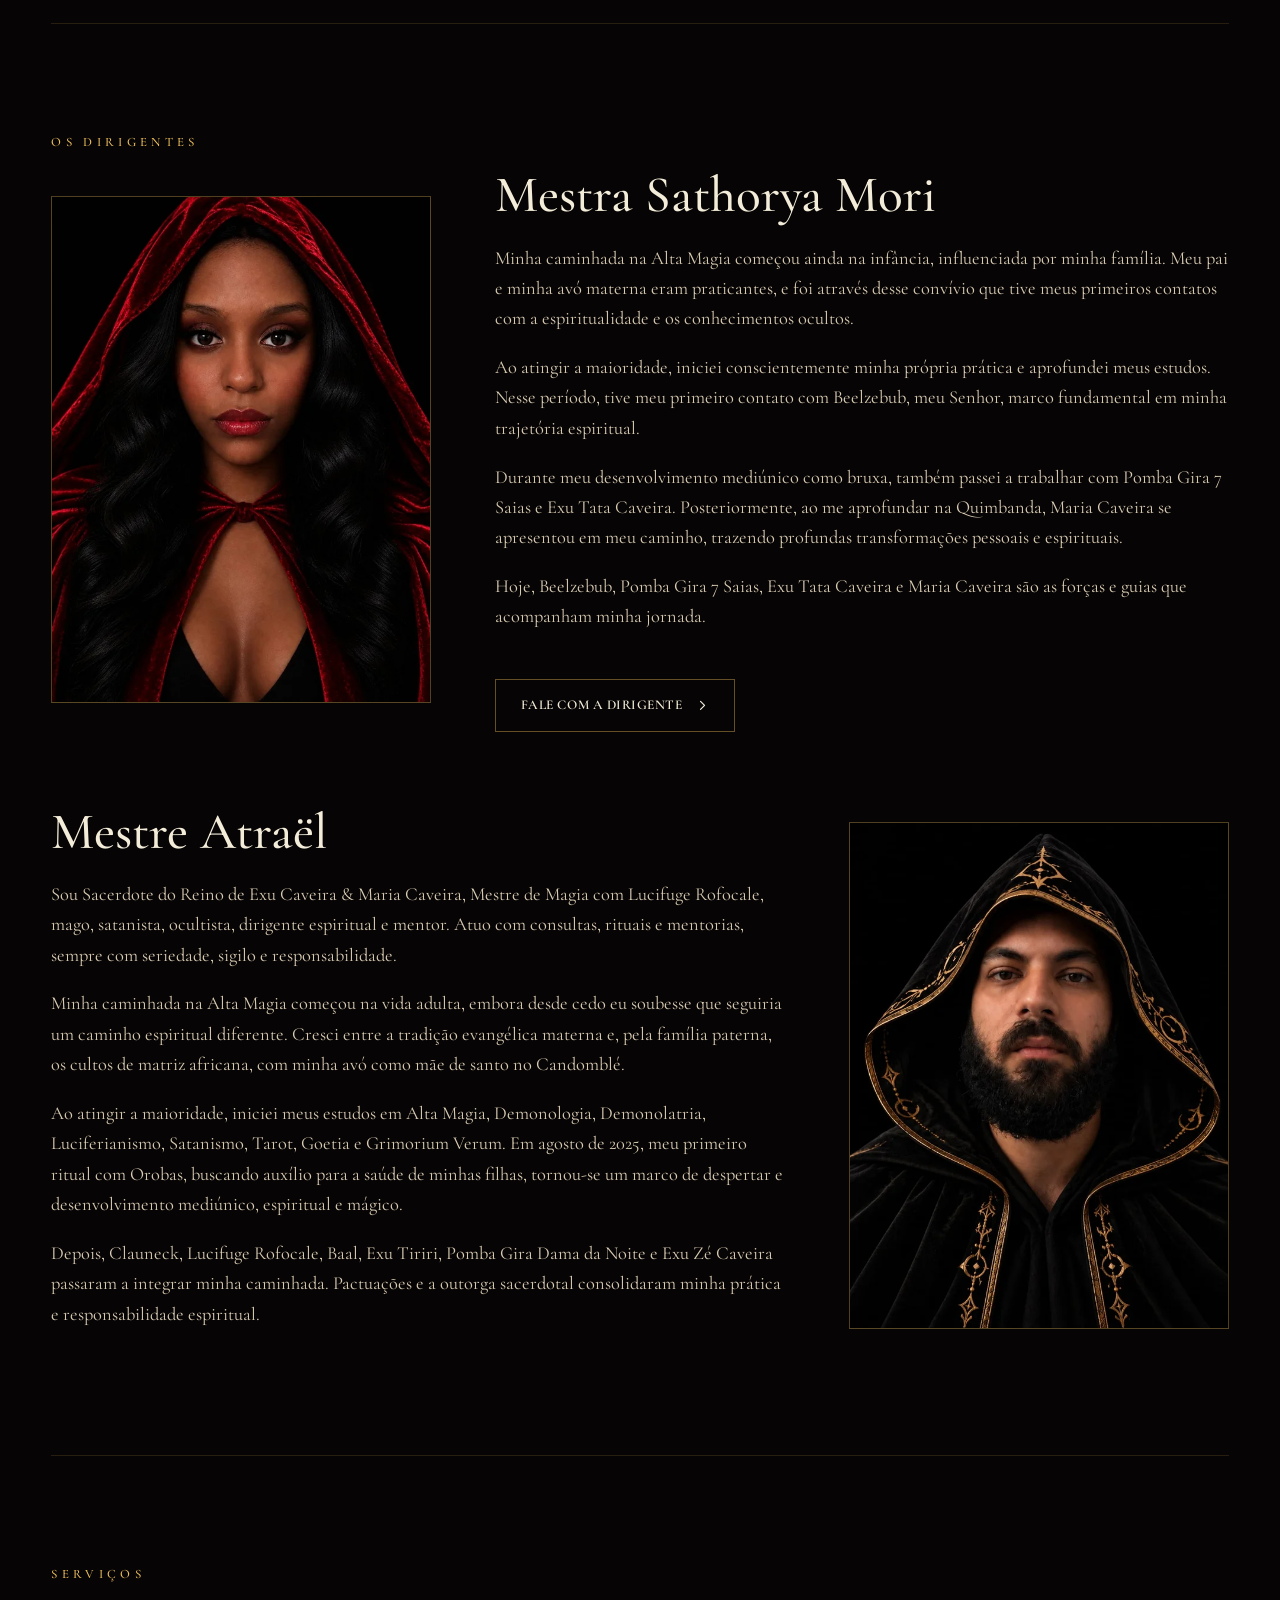
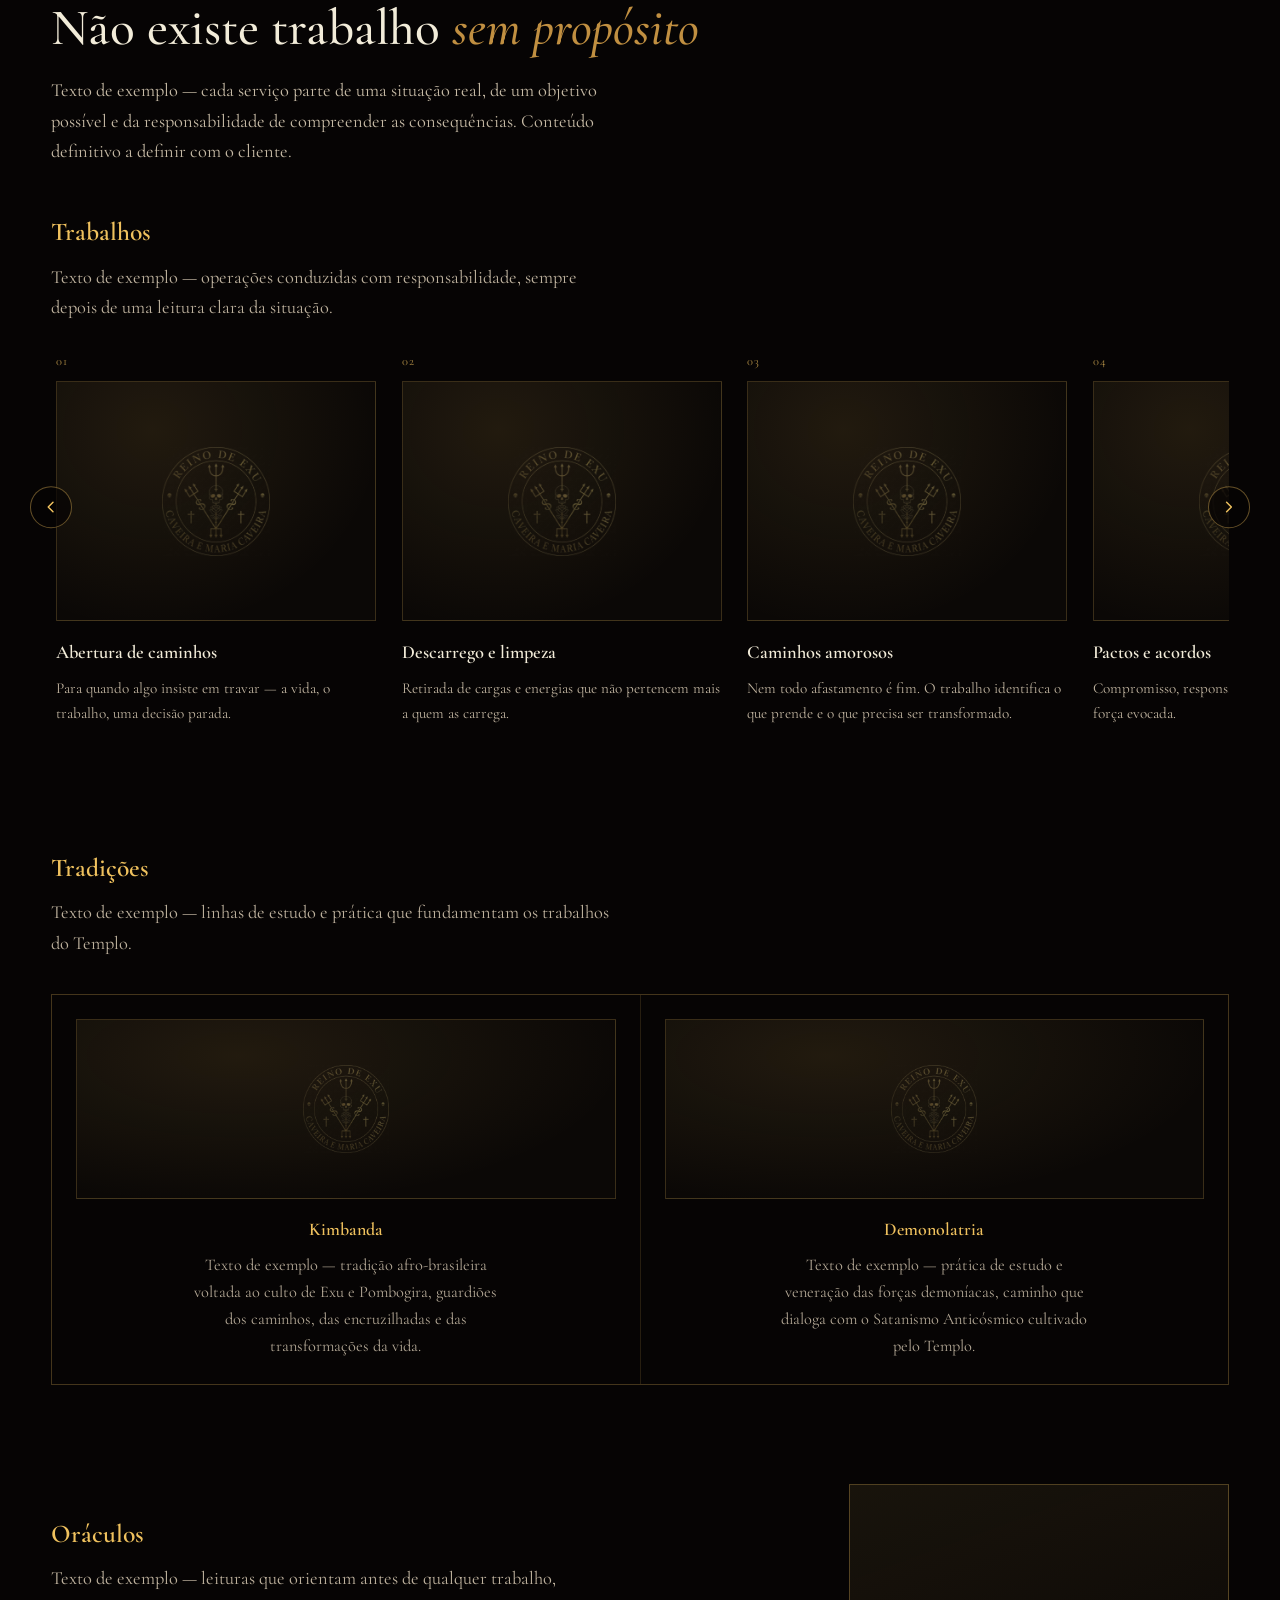
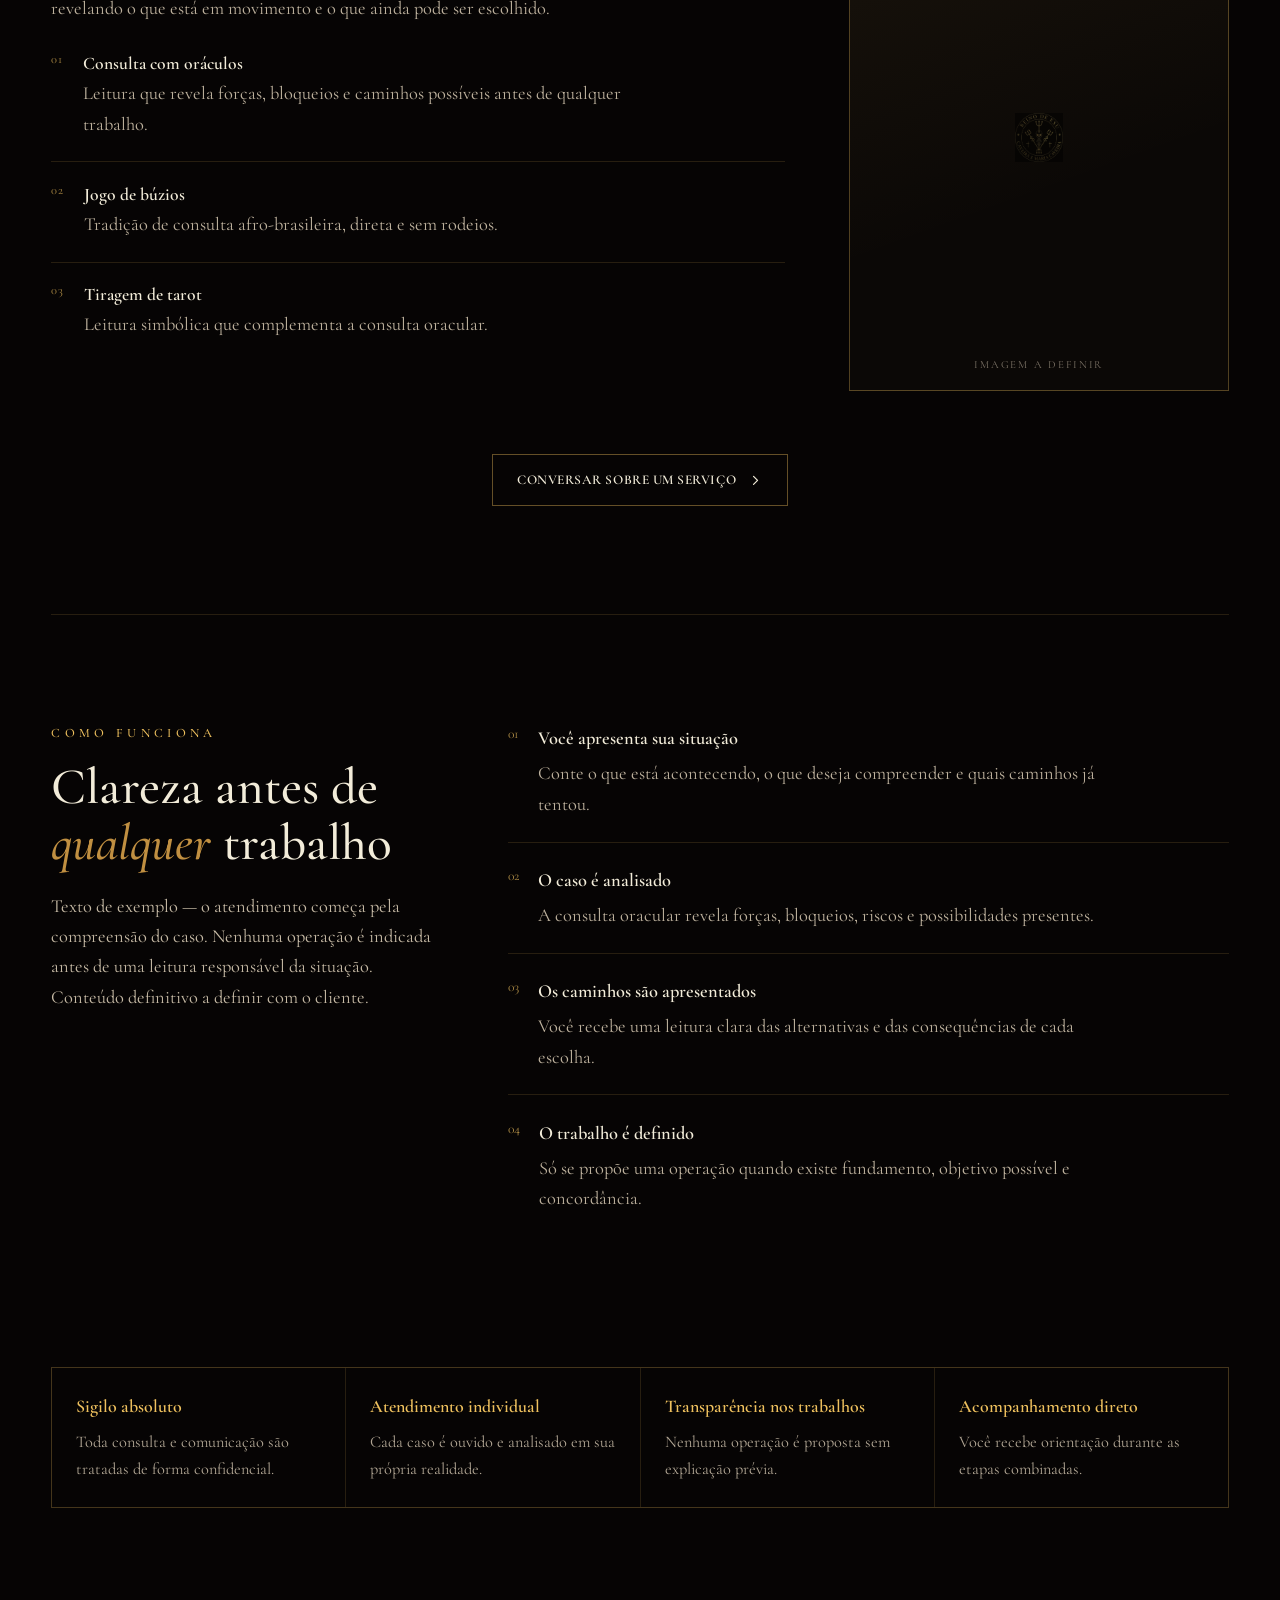
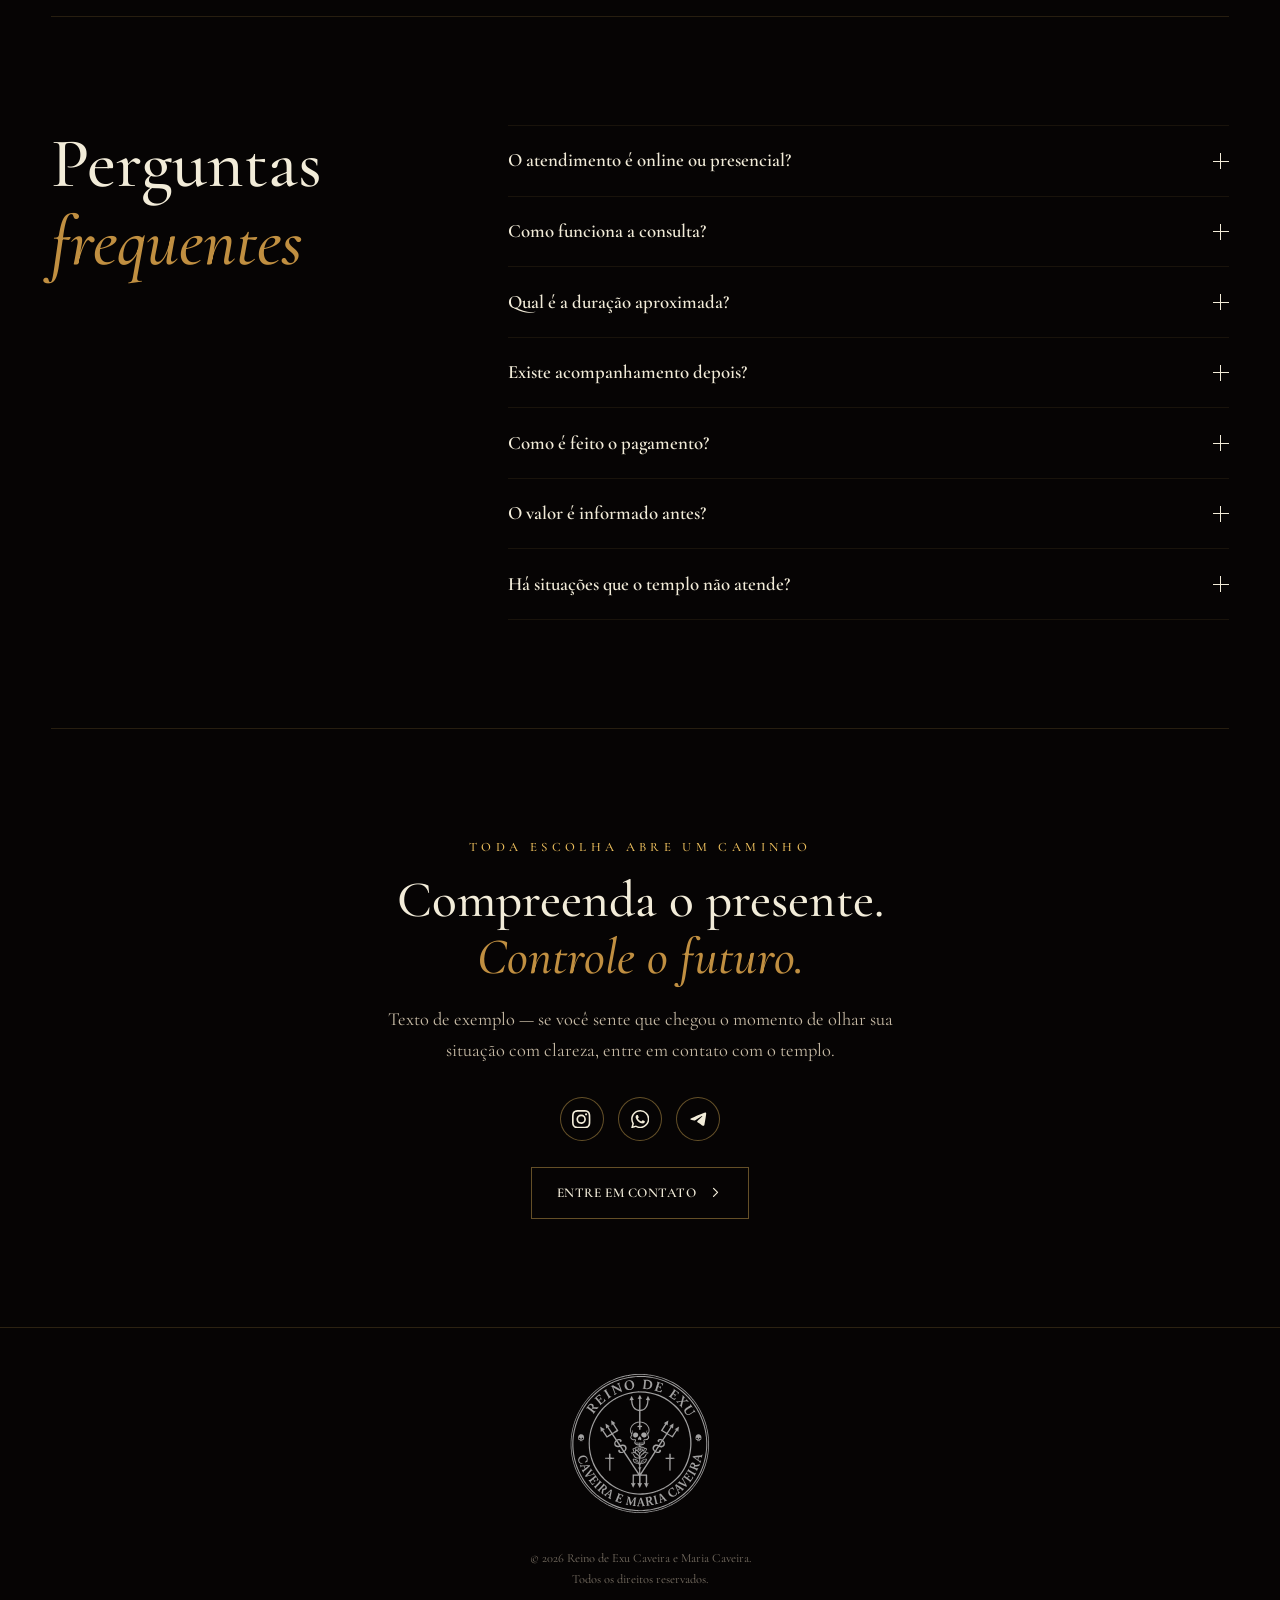
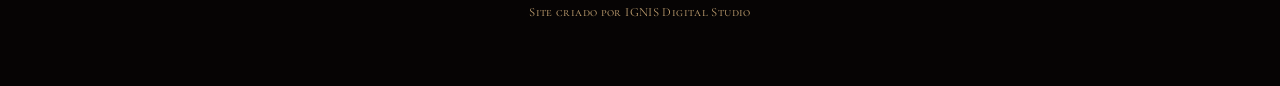
<file: sathorya-mori/index.html>
<!doctype html>
<html lang="pt-BR">
<head>
<meta charset="utf-8">
<meta name="viewport" content="width=device-width, initial-scale=1">
<title>Reino de Exu Caveira e Maria Caveira — Templo Esotérico</title>
<meta name="description" content="Templo Esotérico Reino de Exu Caveira e Maria Caveira. Tradição, orientação espiritual e trabalhos conduzidos com responsabilidade.">

<link rel="preconnect" href="https://fonts.googleapis.com">
<link rel="preconnect" href="https://fonts.gstatic.com" crossorigin>
<link rel="stylesheet" href="https://fonts.googleapis.com/css2?family=Cinzel:wght@400;500;600&family=Cormorant+Garamond:wght@400;500;600&family=Cormorant+SC:wght@500;600&display=swap">

<link rel="stylesheet" href="css/base.css">
<link rel="stylesheet" href="css/moldura.css">
<link rel="stylesheet" href="css/abertura.css">
<link rel="stylesheet" href="css/hero.css">
<link rel="stylesheet" href="css/secoes.css">

<script>
  /* Decide se a abertura aparece hoje. Roda inline, no <head>, ANTES da
     primeira pintura — se rodasse depois, quem já viu hoje veria a
     cortina piscar antes de sumir.

     Em aba anônima o localStorage lança exceção; nesse caso a abertura
     simplesmente aparece, que é o comportamento seguro. */
  (function () {
    try {
      var hoje = new Date().toISOString().slice(0, 10);
      if (localStorage.getItem('abertura-vista') === hoje) {
        document.documentElement.classList.add('sem-abertura');
      } else {
        localStorage.setItem('abertura-vista', hoje);
      }
    } catch (e) {}
  })();
</script>
</head>
<body>

<!-- Ponteiro personalizado: div fixed que o script no fim da pagina
     move via transform. So aparece em dispositivo com mouse de
     verdade — ver a media query no proprio script. -->
<div class="cursor-mouse" aria-hidden="true">
  <img src="assets/mouse-cursor.png" alt="" draggable="false">
</div>

<!-- ============================================================
     ABERTURA (pré-load)
     Cortina por cima do site. O conteúdo abaixo já está no DOM.

     .varredura-ciclo forma a moldura e o título da esquerda pra direita,
     segura, e depois os desfaz no mesmo sentido — deixando a tela preta
     antes de a cortina sair. Ver css/abertura.css.
     ============================================================ -->
<div class="abertura" aria-hidden="true">
  <div class="abertura__palco varredura-ciclo">
    <img class="abertura__titulo" src="assets/titulo.svg" alt="">

    <div class="moldura">
      <div class="moldura__canto  moldura__canto--se"></div>
      <div class="moldura__canto  moldura__canto--sd"></div>
      <div class="moldura__canto  moldura__canto--ie"></div>
      <div class="moldura__canto  moldura__canto--id"></div>
      <div class="moldura__aresta moldura__aresta--topo"></div>
      <div class="moldura__aresta moldura__aresta--base"></div>
      <div class="moldura__aresta moldura__aresta--esq"></div>
      <div class="moldura__aresta moldura__aresta--dir"></div>
    </div>
  </div>
</div>

<!-- ============================================================
     SITE
     ============================================================ -->
<header class="topo">
  <!-- So o selo, sem o nome escrito ao lado: o nome ja e o <h1> do hero,
       logo abaixo. O aria-label existe porque a imagem e decorativa e o
       link precisaria ficar mudo pra quem usa leitor de tela.

       sigilo-topo.* — traco branco em fundo transparente (recortado de
       assets/sigilo-branco-transparente.png). Duas versoes: branca (
       repouso) e dourada (sigilo-topo-dourado.*, mesmo traco recolorido
       — ver build/), empilhadas com crossfade no hover/foco (css/
       base.css, .topo__selo-caixa). -->
  <a class="topo__selo" href="#inicio" aria-label="Reino de Exu Caveira e Maria Caveira — ir para o topo">
    <span class="topo__selo-caixa">
      <picture>
        <source srcset="assets/sigilo-topo.webp" type="image/webp">
        <img class="topo__selo-branco" src="assets/sigilo-topo.png" alt="" width="320" height="320" decoding="async">
      </picture>
      <picture>
        <source srcset="assets/sigilo-topo-dourado.webp" type="image/webp">
        <img class="topo__selo-dourado" src="assets/sigilo-topo-dourado.png" alt="" width="320" height="320" decoding="async" aria-hidden="true">
      </picture>
    </span>
  </a>

  <nav>
    <!-- Cortina atras do painel: cobre o hero inteiro pra ele nao ficar
         "flutuando" sobre a arte com um corte reto embaixo. Fica ANTES
         do <ul> no DOM de proposito — sem z-index em nenhum dos dois, e
         a ordem do documento que garante o painel por cima dela.

         Cortina e painel VOLTARAM pra dentro do <header> (moraram fora
         numa rodada anterior — ver git/memoria — pra fugir de um bug em
         que .topo--rolado colapsava a altura deles). O bug era real, mas
         a causa era o backdrop-filter em cima do proprio .topo virar
         "containing block" dos descendentes position:fixed; a correcao
         certa foi mover o backdrop-filter pro pseudo-elemento
         .topo::before (ver base.css) em vez de tirar estes dois do
         DOM — porque fora do <header>, o menu perdia o lugar dele na
         MESMA LINHA do selo no desktop (o layout ali depende do menu
         estar dentro do .topo, que e display:flex). -->
    <div class="topo__cortina" id="topo-cortina" aria-hidden="true"></div>

    <!-- So aparece abaixo do ponto de quebra (css/base.css); acima disso
         o menu completo cabe na barra e o botao fica escondido. -->
    <button class="topo__burger" id="topo-burger" type="button"
            aria-controls="topo-menu" aria-expanded="false" aria-label="Abrir menu">
      <i></i><i></i><i></i>
    </button>

    <ul class="topo__menu" id="topo-menu">
      <li><a href="#o-reino">O Reino</a></li>
      <li><a href="#dirigente">Os Dirigentes</a></li>
      <li><a href="#servicos">Serviços</a></li>
      <li><a href="#como-funciona">Como Funciona</a></li>
      <li><a href="#faq">FAQ</a></li>
      <li><a href="#contato">Contato</a></li>
    </ul>
  </nav>
</header>

<main>
  <section class="hero" id="inicio">

    <!-- ARTE — três camadas empilhadas, todas decorativas.
         Ordem importa: brilho no fundo, sigilo por cima dele como marca
         d'água, casal na frente. Ver css/hero.css. -->
    <div class="hero__arte" aria-hidden="true">
      <picture>
        <source srcset="assets/brilho.webp" type="image/webp">
        <img class="hero__brilho" src="assets/brilho.png" alt="" decoding="async">
      </picture>

      <!-- Sigilo e casal moram na MESMA caixa: e o que impede o selo de
           passear pela tela quando a janela muda de proporcao. O sigilo se
           posiciona em % desse involucro, nao do hero. Ver css/hero.css. -->
      <div class="hero__figuras">
        <picture>
          <source srcset="assets/sigilo.webp" type="image/webp">
          <img class="hero__sigilo" src="assets/sigilo.png" alt="" decoding="async">
        </picture>

        <i class="hero__casal-sombra"></i>

        <picture>
          <source srcset="assets/casal.webp" type="image/webp">
          <img class="hero__casal" src="assets/casal.png" alt="" fetchpriority="high">
        </picture>
      </div>

      <div class="hero__veu"></div>
      <div class="hero__fundo"></div>
    </div>

    <!-- MOLDURA — coluna à esquerda, não moldura fechada: os dois cantos,
         os fios verticais (que se apagam no meio) e o nó ornamental.
         Ver css/hero.css. -->
    <div class="hero__moldura" aria-hidden="true">
      <i class="moldura__trilho"></i>
      <i class="moldura__no"></i>
    </div>

    <!-- CONTEÚDO — texto de verdade, não imagem. -->
    <div class="hero__conteudo">
      <p class="hero__sobretitulo">Templo Esotérico</p>

      <div class="divisor" aria-hidden="true"><i></i></div>

      <h1 class="hero__titulo">Reino de<br>Exu Caveira e<br>Maria Caveira</h1>

      <div class="divisor divisor--baixo" aria-hidden="true"><i></i></div>

      <p class="hero__subtitulo">Tradição, presença e caminho espiritual.</p>

      <!-- Cada botao: simbolo a esquerda, rotulo, seta a direita. Os
           simbolos herdam a cor do botao (stroke="currentColor"), entao
           acompanham o ouro / o marfim sem regra propria. -->
      <div class="hero__acoes">
        <a class="botao botao--ouro" href="#o-reino">
          <svg class="botao__simbolo" viewBox="0 0 24 24" fill="none" stroke="currentColor"
               stroke-width="1.5" stroke-linecap="round" stroke-linejoin="round" aria-hidden="true">
            <!-- tridente, o mesmo do sigilo -->
            <path d="M12 3.4v17.1"/>
            <path d="M12 3.4 10.2 6M12 3.4 13.8 6"/>
            <path d="M6.5 6.6v4.4a5.5 5.5 0 0 0 11 0V6.6"/>
            <path d="M6.5 6.6 4.9 8.7M17.5 6.6l1.6 2.1"/>
            <path d="M9.2 20.5h5.6"/>
          </svg>
          Conheça o templo
          <svg class="botao__seta" viewBox="0 0 24 24" fill="none" stroke="currentColor" stroke-width="2" aria-hidden="true">
            <path d="M9 5.5 15.5 12 9 18.5" stroke-linecap="round" stroke-linejoin="round"/>
          </svg>
        </a>
        <a class="botao botao--vazado" href="#contato">
          <svg class="botao__simbolo" viewBox="0 0 24 24" fill="none" stroke="currentColor"
               stroke-width="1.5" stroke-linecap="round" stroke-linejoin="round" aria-hidden="true">
            <!-- balao de fala -->
            <path d="M20.6 12.1c0 3.9-3.8 7.1-8.6 7.1-.9 0-1.9-.1-2.7-.4L4.2 20.4l1.5-3.6a6.8 6.8 0 0 1-2.3-4.7C3.4 8.2 7.2 5 12 5s8.6 3.2 8.6 7.1Z"/>
            <path stroke="none" fill="currentColor"
                  d="M8.6 11.2a.95.95 0 1 1 0 1.9.95.95 0 0 1 0-1.9Zm3.4 0a.95.95 0 1 1 0 1.9.95.95 0 0 1 0-1.9Zm3.4 0a.95.95 0 1 1 0 1.9.95.95 0 0 1 0-1.9Z"/>
          </svg>
          Fale com a Dirigente
          <svg class="botao__seta" viewBox="0 0 24 24" fill="none" stroke="currentColor" stroke-width="2" aria-hidden="true">
            <path d="M9 5.5 15.5 12 9 18.5" stroke-linecap="round" stroke-linejoin="round"/>
          </svg>
        </a>
      </div>
    </div>

    <!-- Convite a rolar. E um link de verdade pra primeira secao: quem usa
         teclado chega nele por tab e ele leva pra algum lugar. -->
    <a class="hero__rolar" href="#o-reino" aria-label="Rolar para o conteúdo">
      <svg viewBox="0 0 24 13" fill="none" stroke="currentColor" stroke-width="1.4"
           stroke-linecap="round" stroke-linejoin="round" aria-hidden="true">
        <path d="M1.6 1.6 12 11.4 22.4 1.6"/>
      </svg>
    </a>

    <!-- Sentinela do cabecalho: caixa invisivel, sem peso no layout, que
         ocupa a faixa do topo. Enquanto ela estiver na tela, a barra fica
         transparente; quando sai, ganha fundo. Ver o script no fim da
         pagina. Observar uma sentinela custa menos que ouvir o evento de
         scroll — o navegador so avisa quando o estado realmente muda. -->
    <i class="hero__sentinela" aria-hidden="true"></i>
  </section>

  <!-- Texto do cliente (2026-08-20) — ele mesmo marcou como "meramente
       ilustrativo", ou seja, é o conteúdo dele mas ainda pode mudar.
       As seções seguintes (#servicos em diante) seguem com texto de
       exemplo nosso. -->
  <section class="secao" id="o-reino">
    <!-- Espaco de imagem a direita — mesmo quadro reservado de
         #dirigente/#oraculos (.retrato-reservado, css/secoes.css), so
         que dentro de um grid proprio (.reino__corpo) porque esta secao
         nao usa a marcacao secao__rotulo/titulo-grande das outras
         ainda (segue andaime simples ate ter conteudo real). -->
    <div class="reino__corpo">
      <div>
        <h2 class="secao__titulo">O Reino</h2>
        <p>
          Texto meramente ilustrativo – O Reino de Exu Caveira e Maria
          Caveira é um templo esotérico dedicado às linhas de trabalho
          relacionadas a Exu e Pombogira, à Kimbanda em suas diferentes
          expressões e ao Satanismo Anticósmico.
        </p>
        <p>
          Seus estudos e práticas também dialogam com outras tradições
          espirituais e correntes esotéricas, reunidas de forma coerente
          com os fundamentos, princípios e propósitos que orientam o
          templo.
        </p>
      </div>
      <div class="retrato-reservado" aria-hidden="true">
        <img src="assets/sigilo.png" alt="">
        <span>Imagem a definir</span>
      </div>
    </div>
  </section>

  <!-- Foto real da dirigente (2026-08-20). Mesma moldura dourada do
       quadro reservado usado em #o-reino/#oraculos, so que com a
       imagem preenchendo o quadro — modificador --foto em
       css/secoes.css. -->
  <section class="secao secao--dirigente" id="dirigente">
    <p class="secao__rotulo">Os Dirigentes</p>

    <div class="dirigente__bloco">
      <div class="retrato-reservado retrato-reservado--foto">
        <picture>
          <source srcset="assets/sathorya.webp" type="image/webp">
          <img src="assets/sathorya.jpg" alt="Retrato de Mestra Sathorya Mori, dirigente do templo"
               width="640" height="791" loading="lazy" decoding="async">
        </picture>
      </div>

      <div class="dirigente__texto">
        <h2 class="secao__titulo-grande">Mestra Sathorya Mori</h2>
        <p>
          Minha caminhada na Alta Magia começou ainda na infância,
          influenciada por minha família. Meu pai e minha avó materna
          eram praticantes, e foi através desse convívio que tive meus
          primeiros contatos com a espiritualidade e os conhecimentos
          ocultos.
        </p>
        <p>
          Ao atingir a maioridade, iniciei conscientemente minha própria
          prática e aprofundei meus estudos. Nesse período, tive meu
          primeiro contato com Beelzebub, meu Senhor, marco fundamental
          em minha trajetória espiritual.
        </p>
        <p>
          Durante meu desenvolvimento mediúnico como bruxa, também
          passei a trabalhar com Pomba Gira 7 Saias e Exu Tata Caveira.
          Posteriormente, ao me aprofundar na Quimbanda, Maria Caveira
          se apresentou em meu caminho, trazendo profundas
          transformações pessoais e espirituais.
        </p>
        <p>
          Hoje, Beelzebub, Pomba Gira 7 Saias, Exu Tata Caveira e Maria
          Caveira são as forças e guias que acompanham minha jornada.
        </p>
        <a class="botao-cta botao-cta--vazado" href="#contato">
          Fale com a Dirigente
          <svg class="botao-cta__seta" viewBox="0 0 24 24" fill="none" stroke="currentColor" stroke-width="2" aria-hidden="true">
            <path d="M9 5.5 15.5 12 9 18.5" stroke-linecap="round" stroke-linejoin="round"/>
          </svg>
        </a>
      </div>
    </div>

    <!-- Mestre Atraël — bio real (do cliente); so a foto segue como
         placeholder (retrato-reservado sem --foto, mesmo tratamento
         de #oraculos). Bloco espelhado (retrato a direita): mesma
         tecnica de .oraculos__corpo, so invertendo width das colunas
         do grid — sem order/grid-column manual. -->
    <div class="dirigente__bloco dirigente__bloco--invertido">
      <div class="dirigente__texto">
        <h2 class="secao__titulo-grande">Mestre Atraël</h2>
        <p>
          Sou Sacerdote do Reino de Exu Caveira & Maria Caveira, Mestre
          de Magia com Lucifuge Rofocale, mago, satanista, ocultista,
          dirigente espiritual e mentor. Atuo com consultas, rituais e
          mentorias, sempre com seriedade, sigilo e responsabilidade.
        </p>
        <p>
          Minha caminhada na Alta Magia começou na vida adulta, embora
          desde cedo eu soubesse que seguiria um caminho espiritual
          diferente. Cresci entre a tradição evangélica materna e, pela
          família paterna, os cultos de matriz africana, com minha avó
          como mãe de santo no Candomblé.
        </p>
        <p>
          Ao atingir a maioridade, iniciei meus estudos em Alta Magia,
          Demonologia, Demonolatria, Luciferianismo, Satanismo, Tarot,
          Goetia e Grimorium Verum. Em agosto de 2025, meu primeiro
          ritual com Orobas, buscando auxílio para a saúde de minhas
          filhas, tornou-se um marco de despertar e desenvolvimento
          mediúnico, espiritual e mágico.
        </p>
        <p>
          Depois, Clauneck, Lucifuge Rofocale, Baal, Exu Tiriri, Pomba
          Gira Dama da Noite e Exu Zé Caveira passaram a integrar minha
          caminhada. Pactuações e a outorga sacerdotal consolidaram
          minha prática e responsabilidade espiritual.
        </p>
      </div>

      <div class="retrato-reservado retrato-reservado--foto">
        <picture>
          <source srcset="assets/atrael.webp" type="image/webp">
          <img src="assets/atrael.jpg" alt="Retrato de Mestre Atraël, dirigente do templo"
               width="640" height="853" loading="lazy" decoding="async">
        </picture>
      </div>
    </div>
  </section>

  <!-- SERVICOS — uma secao, duas subsecoes: Trabalhos (carrossel,
       .carrossel/data-carrossel — o script no fim da pagina liga
       automaticamente qualquer novo carrossel que aparecer na pagina,
       nao so este) e Oraculos (lista + imagem reservada, mesmo formato
       de #dirigente espelhado). -->
  <section class="secao secao--servicos" id="servicos">
    <div class="servicos__cabecalho">
      <p class="secao__rotulo">Serviços</p>
      <h2 class="secao__titulo-grande">Não existe trabalho <em>sem propósito</em></h2>
      <p class="secao__texto-intro">
        Texto de exemplo — cada serviço parte de uma situação real, de um
        objetivo possível e da responsabilidade de compreender as
        consequências. Conteúdo definitivo a definir com o cliente.
      </p>
    </div>

    <!-- ---------- subsecao: Trabalhos ---------- -->
    <div class="servicos__sub" id="trabalhos">
      <h3 class="servicos__sub-titulo">Trabalhos</h3>
      <p class="servicos__sub-intro">
        Texto de exemplo — operações conduzidas com responsabilidade,
        sempre depois de uma leitura clara da situação.
      </p>

      <!-- Carrossel infinito: rola sozinho da direita pra esquerda, para
           no hover/clique, as setas continuam funcionando por cima do
           auto-scroll. Sem foto de verdade por card ainda — ver nota no
           topo de css/secoes.css. Script de controle no fim da pagina. -->
      <div class="carrossel" data-carrossel>
        <button class="carrossel__seta carrossel__seta--esq" data-carrossel-anterior aria-label="Trabalho anterior">
          <svg viewBox="0 0 24 24" fill="none" stroke="currentColor" stroke-width="2" aria-hidden="true">
            <path d="M15 5.5 8.5 12 15 18.5" stroke-linecap="round" stroke-linejoin="round"/>
          </svg>
        </button>

        <div class="carrossel__pista" data-carrossel-pista>
          <ul class="carrossel__lista">
            <li class="carrossel__item">
              <span class="carrossel__numero">01</span>
              <div class="carrossel__imagem" aria-hidden="true">
                <img src="assets/sigilo.png" alt="" loading="lazy">
              </div>
              <h4>Abertura de caminhos</h4>
              <p>Para quando algo insiste em travar — a vida, o trabalho, uma decisão parada.</p>
            </li>
            <li class="carrossel__item">
              <span class="carrossel__numero">02</span>
              <div class="carrossel__imagem" aria-hidden="true">
                <img src="assets/sigilo.png" alt="" loading="lazy">
              </div>
              <h4>Descarrego e limpeza</h4>
              <p>Retirada de cargas e energias que não pertencem mais a quem as carrega.</p>
            </li>
            <li class="carrossel__item">
              <span class="carrossel__numero">03</span>
              <div class="carrossel__imagem" aria-hidden="true">
                <img src="assets/sigilo.png" alt="" loading="lazy">
              </div>
              <h4>Caminhos amorosos</h4>
              <p>Nem todo afastamento é fim. O trabalho identifica o que prende e o que precisa ser transformado.</p>
            </li>
            <li class="carrossel__item">
              <span class="carrossel__numero">04</span>
              <div class="carrossel__imagem" aria-hidden="true">
                <img src="assets/sigilo.png" alt="" loading="lazy">
              </div>
              <h4>Pactos e acordos</h4>
              <p>Compromisso, responsabilidade e propósito diante da força evocada.</p>
            </li>
            <li class="carrossel__item">
              <span class="carrossel__numero">05</span>
              <div class="carrossel__imagem" aria-hidden="true">
                <img src="assets/sigilo.png" alt="" loading="lazy">
              </div>
              <h4>Orientação ritual</h4>
              <p>Quando a situação não cabe em resposta pronta — o atendimento define o caminho adequado.</p>
            </li>
          </ul>
        </div>

        <button class="carrossel__seta carrossel__seta--dir" data-carrossel-proximo aria-label="Próximo trabalho">
          <svg viewBox="0 0 24 24" fill="none" stroke="currentColor" stroke-width="2" aria-hidden="true">
            <path d="M9 5.5 15.5 12 9 18.5" stroke-linecap="round" stroke-linejoin="round"/>
          </svg>
        </button>
      </div>
    </div>

    <!-- ---------- subsecao: Tradicoes ---------- -->
    <div class="servicos__sub" id="tradicoes">
      <h3 class="servicos__sub-titulo">Tradições</h3>
      <p class="servicos__sub-intro">
        Texto de exemplo — linhas de estudo e prática que fundamentam os
        trabalhos do Templo.
      </p>

      <div class="tradicoes__grade">
        <div class="tradicoes__item">
          <div class="tradicoes__imagem" aria-hidden="true">
            <img src="assets/sigilo.png" alt="" loading="lazy">
          </div>
          <h4>Kimbanda</h4>
          <p>
            Texto de exemplo — tradição afro-brasileira voltada ao culto
            de Exu e Pombogira, guardiões dos caminhos, das
            encruzilhadas e das transformações da vida.
          </p>
        </div>
        <div class="tradicoes__item">
          <div class="tradicoes__imagem" aria-hidden="true">
            <img src="assets/sigilo.png" alt="" loading="lazy">
          </div>
          <h4>Demonolatria</h4>
          <p>
            Texto de exemplo — prática de estudo e veneração das forças
            demoníacas, caminho que dialoga com o Satanismo Anticósmico
            cultivado pelo Templo.
          </p>
        </div>
      </div>
    </div>

    <!-- ---------- subsecao: Oraculos ---------- -->
    <!-- Lista simples + imagem reservada a direita — mesmo formato de
         #dirigente (acima), espelhado (texto/lista a esquerda, retrato
         a direita). Sem foto de verdade ainda: mesmo quadro reservado
         (.retrato-reservado, css/secoes.css) usado la. -->
    <div class="servicos__sub" id="oraculos">
      <div class="oraculos__corpo">
        <div>
          <h3 class="servicos__sub-titulo">Oráculos</h3>
          <p class="servicos__sub-intro">
            Texto de exemplo — leituras que orientam antes de qualquer
            trabalho, revelando o que está em movimento e o que ainda
            pode ser escolhido.
          </p>

          <ul class="oraculos__lista">
            <li class="oraculos__item">
              <span class="oraculos__numero">01</span>
              <div>
                <h4>Consulta com oráculos</h4>
                <p>Leitura que revela forças, bloqueios e caminhos possíveis antes de qualquer trabalho.</p>
              </div>
            </li>
            <li class="oraculos__item">
              <span class="oraculos__numero">02</span>
              <div>
                <h4>Jogo de búzios</h4>
                <p>Tradição de consulta afro-brasileira, direta e sem rodeios.</p>
              </div>
            </li>
            <li class="oraculos__item">
              <span class="oraculos__numero">03</span>
              <div>
                <h4>Tiragem de tarot</h4>
                <p>Leitura simbólica que complementa a consulta oracular.</p>
              </div>
            </li>
          </ul>
        </div>

        <div class="retrato-reservado" aria-hidden="true">
          <img src="assets/sigilo.png" alt="">
          <span>Imagem a definir</span>
        </div>
      </div>
    </div>

    <div class="servicos__rodape">
      <a class="botao-cta botao-cta--vazado" href="#contato">
        Conversar sobre um serviço
        <svg class="botao-cta__seta" viewBox="0 0 24 24" fill="none" stroke="currentColor" stroke-width="2" aria-hidden="true">
          <path d="M9 5.5 15.5 12 9 18.5" stroke-linecap="round" stroke-linejoin="round"/>
        </svg>
      </a>
    </div>
  </section>

  <section class="secao secao--como-funciona" id="como-funciona">
    <div>
      <p class="secao__rotulo">Como Funciona</p>
      <h2 class="secao__titulo-grande">Clareza antes de <em>qualquer</em> trabalho</h2>
      <p class="secao__texto-intro">
        Texto de exemplo — o atendimento começa pela compreensão do caso.
        Nenhuma operação é indicada antes de uma leitura responsável da
        situação. Conteúdo definitivo a definir com o cliente.
      </p>
    </div>

    <div>
      <ol class="passos">
        <li class="passos__item">
          <span class="passos__numero">01</span>
          <h3>Você apresenta sua situação</h3>
          <p>Conte o que está acontecendo, o que deseja compreender e quais caminhos já tentou.</p>
        </li>
        <li class="passos__item">
          <span class="passos__numero">02</span>
          <h3>O caso é analisado</h3>
          <p>A consulta oracular revela forças, bloqueios, riscos e possibilidades presentes.</p>
        </li>
        <li class="passos__item">
          <span class="passos__numero">03</span>
          <h3>Os caminhos são apresentados</h3>
          <p>Você recebe uma leitura clara das alternativas e das consequências de cada escolha.</p>
        </li>
        <li class="passos__item">
          <span class="passos__numero">04</span>
          <h3>O trabalho é definido</h3>
          <p>Só se propõe uma operação quando existe fundamento, objetivo possível e concordância.</p>
        </li>
      </ol>
    </div>

    <div class="recursos">
      <div class="recursos__item">
        <h4>Sigilo absoluto</h4>
        <p>Toda consulta e comunicação são tratadas de forma confidencial.</p>
      </div>
      <div class="recursos__item">
        <h4>Atendimento individual</h4>
        <p>Cada caso é ouvido e analisado em sua própria realidade.</p>
      </div>
      <div class="recursos__item">
        <h4>Transparência nos trabalhos</h4>
        <p>Nenhuma operação é proposta sem explicação prévia.</p>
      </div>
      <div class="recursos__item">
        <h4>Acompanhamento direto</h4>
        <p>Você recebe orientação durante as etapas combinadas.</p>
      </div>
    </div>
  </section>

  <!-- FAQ em <details>/<summary> nativos: teclado e estado de aberto/
       fechado ficam por conta do navegador, sem JS nenhum aqui. -->
  <section class="secao secao--faq" id="faq">
    <div class="faq__cabecalho">
      <h2 class="secao__titulo-grande faq__titulo">Perguntas<br><em>frequentes</em></h2>
    </div>

    <div class="faq">
      <details class="faq__item">
        <summary>O atendimento é online ou presencial?<span class="faq__icone" aria-hidden="true"></span></summary>
        <p>Resposta de exemplo — conteúdo definitivo a definir com o cliente.</p>
      </details>
      <details class="faq__item">
        <summary>Como funciona a consulta?<span class="faq__icone" aria-hidden="true"></span></summary>
        <p>Resposta de exemplo — conteúdo definitivo a definir com o cliente.</p>
      </details>
      <details class="faq__item">
        <summary>Qual é a duração aproximada?<span class="faq__icone" aria-hidden="true"></span></summary>
        <p>Resposta de exemplo — conteúdo definitivo a definir com o cliente.</p>
      </details>
      <details class="faq__item">
        <summary>Existe acompanhamento depois?<span class="faq__icone" aria-hidden="true"></span></summary>
        <p>Resposta de exemplo — conteúdo definitivo a definir com o cliente.</p>
      </details>
      <details class="faq__item">
        <summary>Como é feito o pagamento?<span class="faq__icone" aria-hidden="true"></span></summary>
        <p>Resposta de exemplo — conteúdo definitivo a definir com o cliente.</p>
      </details>
      <details class="faq__item">
        <summary>O valor é informado antes?<span class="faq__icone" aria-hidden="true"></span></summary>
        <p>Resposta de exemplo — conteúdo definitivo a definir com o cliente.</p>
      </details>
      <details class="faq__item">
        <summary>Há situações que o templo não atende?<span class="faq__icone" aria-hidden="true"></span></summary>
        <p>Resposta de exemplo — conteúdo definitivo a definir com o cliente.</p>
      </details>
    </div>
  </section>

  <section class="secao secao--contato" id="contato">
    <p class="secao__rotulo">Toda Escolha Abre Um Caminho</p>
    <h2 class="secao__titulo-grande">Compreenda o presente. <em>Controle o futuro.</em></h2>
    <p class="secao__texto-intro">
      Texto de exemplo — se você sente que chegou o momento de olhar sua
      situação com clareza, entre em contato com o templo.
    </p>

    <!-- Redes/contato — Telegram (linha abaixo) segue como placeholder
         ate o cliente confirmar o link. Icones oficiais das marcas
         (simple-icons, MIT). -->
    <div class="contato__redes">
      <a class="contato__rede" href="https://www.instagram.com/reinodeexucaveiraemariacaveira/" target="_blank" rel="noopener" aria-label="Instagram">
        <svg viewBox="0 0 24 24" fill="currentColor" aria-hidden="true">
          <path d="M7.0301.084c-1.2768.0602-2.1487.264-2.911.5634-.7888.3075-1.4575.72-2.1228 1.3877-.6652.6677-1.075 1.3368-1.3802 2.127-.2954.7638-.4956 1.6365-.552 2.914-.0564 1.2775-.0689 1.6882-.0626 4.947.0062 3.2586.0206 3.6671.0825 4.9473.061 1.2765.264 2.1482.5635 2.9107.308.7889.72 1.4573 1.388 2.1228.6679.6655 1.3365 1.0743 2.1285 1.38.7632.295 1.6361.4961 2.9134.552 1.2773.056 1.6884.069 4.9462.0627 3.2578-.0062 3.668-.0207 4.9478-.0814 1.28-.0607 2.147-.2652 2.9098-.5633.7889-.3086 1.4578-.72 2.1228-1.3881.665-.6682 1.0745-1.3378 1.3795-2.1284.2957-.7632.4966-1.636.552-2.9124.056-1.2809.0692-1.6898.063-4.948-.0063-3.2583-.021-3.6668-.0817-4.9465-.0607-1.2797-.264-2.1487-.5633-2.9117-.3084-.7889-.72-1.4568-1.3876-2.1228C21.2982 1.33 20.628.9208 19.8378.6165 19.074.321 18.2017.1197 16.9244.0645 15.6471.0093 15.236-.005 11.977.0014 8.718.0076 8.31.0215 7.0301.0839m.1402 21.6932c-1.17-.0509-1.8053-.2453-2.2287-.408-.5606-.216-.96-.4771-1.3819-.895-.422-.4178-.6811-.8186-.9-1.378-.1644-.4234-.3624-1.058-.4171-2.228-.0595-1.2645-.072-1.6442-.079-4.848-.007-3.2037.0053-3.583.0607-4.848.05-1.169.2456-1.805.408-2.2282.216-.5613.4762-.96.895-1.3816.4188-.4217.8184-.6814 1.3783-.9003.423-.1651 1.0575-.3614 2.227-.4171 1.2655-.06 1.6447-.072 4.848-.079 3.2033-.007 3.5835.005 4.8495.0608 1.169.0508 1.8053.2445 2.228.408.5608.216.96.4754 1.3816.895.4217.4194.6816.8176.9005 1.3787.1653.4217.3617 1.056.4169 2.2263.0602 1.2655.0739 1.645.0796 4.848.0058 3.203-.0055 3.5834-.061 4.848-.051 1.17-.245 1.8055-.408 2.2294-.216.5604-.4763.96-.8954 1.3814-.419.4215-.8181.6811-1.3783.9-.4224.1649-1.0577.3617-2.2262.4174-1.2656.0595-1.6448.072-4.8493.079-3.2045.007-3.5825-.006-4.848-.0608M16.953 5.5864A1.44 1.44 0 1 0 18.39 4.144a1.44 1.44 0 0 0-1.437 1.4424M5.8385 12.012c.0067 3.4032 2.7706 6.1557 6.173 6.1493 3.4026-.0065 6.157-2.7701 6.1506-6.1733-.0065-3.4032-2.771-6.1565-6.174-6.1498-3.403.0067-6.156 2.771-6.1496 6.1738M8 12.0077a4 4 0 1 1 4.008 3.9921A3.9996 3.9996 0 0 1 8 12.0077"/>
        </svg>
      </a>
      <a class="contato__rede" href="https://wa.me/5511966682100?text=Ol%C3%A1%2C%20Mestra%20Sathorya.%20Vim%20pelo%20site%20e%20gostaria%20de%20conversar%20sobre%20os%20servi%C3%A7os%20do%20Templo." target="_blank" rel="noopener" aria-label="WhatsApp">
        <svg viewBox="0 0 24 24" fill="currentColor" aria-hidden="true">
          <path d="M17.472 14.382c-.297-.149-1.758-.867-2.03-.967-.273-.099-.471-.148-.67.15-.197.297-.767.966-.94 1.164-.173.199-.347.223-.644.075-.297-.15-1.255-.463-2.39-1.475-.883-.788-1.48-1.761-1.653-2.059-.173-.297-.018-.458.13-.606.134-.133.298-.347.446-.52.149-.174.198-.298.298-.497.099-.198.05-.371-.025-.52-.075-.149-.669-1.612-.916-2.207-.242-.579-.487-.5-.669-.51-.173-.008-.371-.01-.57-.01-.198 0-.52.074-.792.372-.272.297-1.04 1.016-1.04 2.479 0 1.462 1.065 2.875 1.213 3.074.149.198 2.096 3.2 5.077 4.487.709.306 1.262.489 1.694.625.712.227 1.36.195 1.871.118.571-.085 1.758-.719 2.006-1.413.248-.694.248-1.289.173-1.413-.074-.124-.272-.198-.57-.347m-5.421 7.403h-.004a9.87 9.87 0 01-5.031-1.378l-.361-.214-3.741.982.998-3.648-.235-.374a9.86 9.86 0 01-1.51-5.26c.001-5.45 4.436-9.884 9.888-9.884 2.64 0 5.122 1.03 6.988 2.898a9.825 9.825 0 012.893 6.994c-.003 5.45-4.437 9.884-9.885 9.884m8.413-18.297A11.815 11.815 0 0012.05 0C5.495 0 .16 5.335.157 11.892c0 2.096.547 4.142 1.588 5.945L.057 24l6.305-1.654a11.882 11.882 0 005.683 1.448h.005c6.554 0 11.89-5.335 11.893-11.893a11.821 11.821 0 00-3.48-8.413Z"/>
        </svg>
      </a>
      <a class="contato__rede" href="#" target="_blank" rel="noopener" aria-label="Telegram">
        <!-- So o aviaozinho do icone oficial (simple-icons), sem o
             circulo de fundo dele — o circulo do botao ja e nosso. -->
        <svg viewBox="-8.4 5.1 15 15" fill="currentColor" aria-hidden="true">
          <path d="m4.962 7.224c.1-.002.321.023.465.14a.506.506 0 0 1 .171.325c.016.093.036.306.02.472-.18 1.898-.962 6.502-1.36 8.627-.168.9-.499 1.201-.82 1.23-.696.065-1.225-.46-1.9-.902-1.056-.693-1.653-1.124-2.678-1.8-1.185-.78-.417-1.21.258-1.91.177-.184 3.247-2.977 3.307-3.23.007-.032.014-.15-.056-.212s-.174-.041-.249-.024c-.106.024-1.793 1.14-5.061 3.345-.48.33-.913.49-1.302.48-.428-.008-1.252-.241-1.865-.44-.752-.245-1.349-.374-1.297-.789.027-.216.325-.437.893-.663 3.498-1.524 5.83-2.529 6.998-3.014 3.332-1.386 4.025-1.627 4.476-1.635z"/>
        </svg>
      </a>
    </div>

    <a class="botao-cta botao-cta--vazado" href="https://wa.me/5511966682100?text=Ol%C3%A1%2C%20Mestra%20Sathorya.%20Vim%20pelo%20site%20e%20gostaria%20de%20conversar%20sobre%20os%20servi%C3%A7os%20do%20Templo." target="_blank" rel="noopener noreferrer">
      Entre em contato
      <svg class="botao-cta__seta" viewBox="0 0 24 24" fill="none" stroke="currentColor" stroke-width="2" aria-hidden="true">
        <path d="M9 5.5 15.5 12 9 18.5" stroke-linecap="round" stroke-linejoin="round"/>
      </svg>
    </a>
  </section>
</main>

<footer class="rodape">
  <div class="rodape__linha">
    <div class="rodape__marca">
      <img src="assets/sigilo-branco-solido.svg" alt="Reino de Exu Caveira e Maria Caveira" loading="lazy">
    </div>
  </div>

  <p class="rodape__copyright">
    © 2026 Reino de Exu Caveira e Maria Caveira.<br>
    Todos os direitos reservados.
  </p>
  <p class="rodape__credito">
    <a href="https://ignisdigitalstudio.com" target="_blank" rel="noopener noreferrer">Site criado por IGNIS Digital Studio</a>
  </p>
</footer>

<script>
  /* Links do menu (e qualquer outro href="#id") rolam ate a secao mas
     NAO gravam o #id na URL — pedido do cliente, URL sempre limpa.
     scrollIntoView + preventDefault no lugar da navegacao nativa, que
     e quem escrevia o hash. */
  document.querySelectorAll('a[href^="#"]').forEach(function (link) {
    link.addEventListener('click', function (e) {
      var id = link.getAttribute('href').slice(1);
      var alvo = id ? document.getElementById(id) : null;
      if (!alvo) return;
      e.preventDefault();
      alvo.scrollIntoView({ behavior: 'smooth' });
    });
  });
</script>

<script>
  /* Barra do topo: transparente no inicio (o fundo da pagina ja e preto
     ali, entao a barra opaca so somava peso) e com fundo depois que a
     pessoa rola.

     Sem suporte a IntersectionObserver, a barra fica com fundo desde o
     inicio — o estado legivel, nao o bonito. */
  (function () {
    var topo = document.querySelector('.topo');
    var sentinela = document.querySelector('.hero__sentinela');
    if (!topo) return;

    if (!sentinela || !('IntersectionObserver' in window)) {
      topo.classList.add('topo--rolado');
      return;
    }

    new IntersectionObserver(function (entradas) {
      topo.classList.toggle('topo--rolado', !entradas[0].isIntersecting);
    }, { threshold: 0 }).observe(sentinela);
  })();
</script>

<script>
  /* Fade do Hero ao rolar — SO o Hero, nao as demais secoes (pedido
     explicito do cliente: menos arriscado/mais leve que aplicar em
     tudo, e resolve o caso que mais incomodava — o rastro do Hero
     ainda visivel quando a pessoa ja esta olhando "O Reino").

     Fica em opacidade 1 ate 55% da propria altura rolada, so entao
     comeca a esmaecer, chegando a 0 exatamente quando a altura toda
     foi rolada — assim ele desaparece ANTES do que a rolagem normal já
     faria, sem escurecer o texto enquanto a pessoa ainda esta lendo o
     Hero. Direto por scrollY (nao IntersectionObserver): precisa de um
     valor CONTINUO (0 a 1), nao so um booleano de entrou/saiu. */
  (function () {
    var hero = document.querySelector('.hero');
    if (!hero) return;
    if (window.matchMedia('(prefers-reduced-motion: reduce)').matches) return;

    var LIMIAR = 0.55;
    var quadro = null;

    function atualizar() {
      quadro = null;
      var altura = hero.offsetHeight;
      if (!altura) return;
      var progresso = window.scrollY / altura;
      var opacidade = 1;
      if (progresso > LIMIAR) {
        opacidade = 1 - (progresso - LIMIAR) / (1 - LIMIAR);
        if (opacidade < 0) opacidade = 0;
      }
      hero.style.opacity = opacidade;
    }

    function aoRolar() {
      if (!quadro) quadro = requestAnimationFrame(atualizar);
    }

    window.addEventListener('scroll', aoRolar, { passive: true });
    window.addEventListener('resize', aoRolar);
    atualizar();
  })();
</script>

<script>
  /* Menu hamburguer: abre/fecha o painel vertical (css/base.css, bloco
     "menu hamburguer"). Fecha sozinho ao escolher um link, ao apertar
     Esc, ou se a tela crescer alem da quebra e o menu horizontal voltar
     — senao o painel ficaria "aberto" por baixo, escondido mas ainda no
     estado aria-expanded errado. */
  (function () {
    var botao = document.getElementById('topo-burger');
    var menu = document.getElementById('topo-menu');
    var cortina = document.getElementById('topo-cortina');
    if (!botao || !menu) return;

    function fechar() {
      menu.classList.remove('topo__menu--aberto');
      if (cortina) cortina.classList.remove('topo__cortina--aberta');
      botao.setAttribute('aria-expanded', 'false');
      // Trava de rolagem (pedido do cliente): sem isso, dava pra rolar o
      // hero por baixo do painel aberto, o que destacava ainda mais o
      // corte reto dele contra a arte.
      document.documentElement.style.overflow = '';
    }

    function alternar() {
      var aberto = menu.classList.toggle('topo__menu--aberto');
      if (cortina) cortina.classList.toggle('topo__cortina--aberta', aberto);
      botao.setAttribute('aria-expanded', String(aberto));
      document.documentElement.style.overflow = aberto ? 'hidden' : '';
    }

    botao.addEventListener('click', alternar);

    menu.addEventListener('click', function (e) {
      if (e.target.tagName === 'A') fechar();
    });

    // Clicar na cortina (fora do painel) fecha, como qualquer drawer.
    if (cortina) cortina.addEventListener('click', fechar);

    document.addEventListener('keydown', function (e) {
      if (e.key === 'Escape') fechar();
    });

    var quebra = window.matchMedia('(max-width: 980px)');
    quebra.addEventListener('change', function (e) {
      if (!e.matches) fechar();
    });
  })();
</script>

<script>
  /* Carrossel de Trabalhos (css/secoes.css). Auto-scroll e animacao CSS
     pura (keyframes carrossel-deslizar em secoes.css), NAO JavaScript —
     primeira versao usava requestAnimationFrame escrevendo scrollLeft a
     cada frame, e funcionava em teste automatizado mas ficava parada em
     navegadores reais (Brave, Edge) por throttling de timers JS em
     segundo plano/economia de energia. Animacao CSS roda no
     compositor, imune a isso — mesma tecnica do site de referencia do
     cliente.

     Loop infinito: a lista de cartas e duplicada uma vez (clones com
     aria-hidden + tabindex="-1", invisiveis pra leitor de tela e
     teclado) e a animacao desliza translateX ate -50% — exatamente a
     largura do conjunto original — antes de repetir; como o clone e
     identico ao original, o corte da volta fica invisivel.

     SETAS E ARRASTO NAO MEXEM EM scrollLeft — so na propria animacao,
     via animation-delay (que "adianta" ou "atrasa" o ponto em que ela
     esta). A pista e overflow:hidden (css/secoes.css), nao rola de
     verdade. Isso substituiu uma versao anterior que usava
     pista.scrollBy/scrollLeft: o scroll nativo se somava ao transform
     da animacao sem limite em comum, e depois de algumas setadas ou um
     arrasto mais longo a soma dos dois passava do fim do conteudo
     duplicado — a pista mostrava so o fundo preto da secao (o
     "carrossel sumindo"/tela preta que o cliente reportou). Ver a nota
     maior em .carrossel__pista, secoes.css.

     O script cuida de: (1) medir a largura real da lista pra calcular
     a duracao da animacao (o card tem largura responsiva, `min(78vw,
     320px)`, entao a duracao tem que ser calculada, nao fixa); (2)
     ligar as setas (deslocam a animacao por um passo, lendo a posicao
     atual direto da matriz de transform computada — funciona rodando
     OU pausada); (3) pausa por hover, foco DENTRO DA LISTA (so nas
     cartas, nao nos botoes de seta — clicar numa seta foca o botao no
     Chromium, e se esse foco contasse o carrossel pausaria pra sempre
     depois do primeiro clique) ou arrasto — os tres se somam (qualquer
     um ativo mantem pausado); (4) arrastar com o mouse OU o dedo pra
     mover a animacao manualmente (mesmo mecanismo das setas, so que
     continuo).

     querySelectorAll + forEach, nao querySelector: a marcacao e
     reaproveitavel — se um novo carrossel aparecer na pagina, o script
     ja liga ele sozinho, mesmo havendo so um hoje (Oraculos virou lista
     simples, ver #oraculos no HTML). */

  document.querySelectorAll('[data-carrossel]').forEach(function (carrossel) {
    var pista = carrossel.querySelector('[data-carrossel-pista]');
    var lista = pista && pista.querySelector('.carrossel__lista');
    var anterior = carrossel.querySelector('[data-carrossel-anterior]');
    var proximo = carrossel.querySelector('[data-carrossel-proximo]');
    var cartasOriginais = lista ? Array.prototype.slice.call(lista.querySelectorAll('.carrossel__item')) : [];
    if (!pista || !lista || !anterior || !proximo || !cartasOriginais.length) return;

    // Duplica as cartas originais uma vez, fora do alcance de teclado e
    // leitor de tela — sao so material visual pro loop.
    cartasOriginais.forEach(function (carta) {
      var clone = carta.cloneNode(true);
      clone.setAttribute('aria-hidden', 'true');
      clone.setAttribute('tabindex', '-1');
      lista.appendChild(clone);
    });

    cartasOriginais.forEach(function (carta) {
      carta.setAttribute('tabindex', '0');
    });

    var VELOCIDADE = 32; // pixels por segundo
    var metadeLargura = 0;
    var duracaoSegundos = 0;

    function definirDuracao() {
      metadeLargura = lista.scrollWidth / 2;
      duracaoSegundos = metadeLargura / VELOCIDADE;
      lista.style.setProperty('--carrossel-duracao', duracaoSegundos.toFixed(2) + 's');
    }
    definirDuracao();
    window.addEventListener('resize', definirDuracao);

    function passo() {
      // largura de uma carta + o gap, lido do proprio DOM em vez de
      // fixo — acompanha o `width: min(78vw, 320px)` do CSS sozinho.
      var estilo = getComputedStyle(lista);
      var gap = parseFloat(estilo.columnGap || estilo.gap || 0);
      return cartasOriginais[0].getBoundingClientRect().width + gap;
    }

    // Le a posicao atual (translateX, em px) direto da matriz computada
    // — funciona com a animacao rodando OU pausada, ou com o transform
    // manual do modo arrasto (abaixo), sem manter estado JS paralelo
    // que pudesse dessincronizar do que o navegador realmente desenha.
    function deslocamentoAtual() {
      var t = getComputedStyle(lista).transform;
      if (t === 'none') return 0;
      var m = t.match(/matrix\(([^)]+)\)/);
      if (!m) return 0;
      var partes = m[1].split(',');
      return parseFloat(partes[4]) || 0;
    }

    // MODO MANUAL (arrasto/setas): transform em px puro via inline
    // style, SEM tocar em animation-delay pra mover. Motivo: reatribuir
    // animation-delay numa animacao JA PAUSADA nao troca a posicao pela
    // absoluta pedida — o navegador testado (Chromium) SOMA o novo
    // delay ao "hold time" ja congelado, dobrando o deslocamento a cada
    // chamada (comprovado: pedir a MESMA posicao, delta zero, fazia o
    // carrossel pular pro dobro da distancia sozinho). E exatamente o
    // "dispara correndo" que o cliente reportou. transform direto nao
    // tem esse problema — e so um numero em px, sem modelo de tempo por
    // baixo. animation-delay so e calculado UMA VEZ, ao sair do modo
    // manual (encerrarManual), convertendo a posicao final de volta pra
    // um ponto no relogio da animacao — essa e a mesma conversao unica
    // que ja funcionava bem antes (nunca foi reatribuicao repetida).
    var manualAtivo = false;
    var deslocamentoManual = 0;

    function iniciarManual() {
      if (manualAtivo) return;
      deslocamentoManual = deslocamentoAtual();
      lista.style.animation = 'none';
      lista.style.transform = 'translateX(' + deslocamentoManual + 'px)';
      manualAtivo = true;
    }

    function encerrarManual() {
      if (!manualAtivo) return;
      var tempo = metadeLargura ? (-deslocamentoManual / metadeLargura) * duracaoSegundos : 0;
      lista.style.animation = '';
      lista.style.transform = '';
      lista.style.animationDelay = (-tempo) + 's';
      manualAtivo = false;
    }

    function mover(px) {
      if (!metadeLargura) return;
      iniciarManual();
      deslocamentoManual += px;
      // Mantem dentro de (-metadeLargura, 0] — a lista tem o conteudo
      // duplicado uma vez, entao um "salto" de exatamente metadeLargura
      // cai num quadro pixel-a-pixel identico (mesmo truque de loop que
      // a animacao CSS usa), ficando invisivel pro olho.
      var m = deslocamentoManual % metadeLargura;
      if (m > 0) m -= metadeLargura;
      deslocamentoManual = m;
      lista.style.transform = 'translateX(' + deslocamentoManual + 'px)';
    }

    anterior.addEventListener('click', function () {
      mover(-passo());
    });

    proximo.addEventListener('click', function () {
      mover(passo());
    });

    var emHover = false;
    var emFoco = false;
    var arrastando = false;

    function atualizarPausado() {
      var pausado = emHover || emFoco || arrastando;
      carrossel.classList.toggle('carrossel--pausado', pausado);
      if (pausado) {
        iniciarManual();
      } else {
        encerrarManual();
        cartasOriginais.forEach(function (c) { c.classList.remove('carrossel__item--ativo'); });
      }
    }

    carrossel.addEventListener('mouseenter', function () { emHover = true; atualizarPausado(); });
    carrossel.addEventListener('mouseleave', function () { emHover = false; atualizarPausado(); });
    // Foco so na LISTA (as cartas, tabindex 0) — nao no carrossel
    // inteiro, que tambem contem os botoes de seta. Ver nota grande no
    // topo do bloco.
    lista.addEventListener('focusin', function () { emFoco = true; atualizarPausado(); });
    lista.addEventListener('focusout', function () { emFoco = false; atualizarPausado(); });

    // Clique/toque numa carta acende o destaque — mas nao se o clique
    // veio do soltar de um arrasto (mousedown/touchstart com bastante
    // movimento antes de soltar): senao toda vez que a pessoa arrasta o
    // carrossel, a carta onde o dedo/mouse soltou acenderia sem ter
    // sido escolhida de proposito.
    var comecouArrastoEmX = 0;
    var moveuNoArrasto = false;

    pista.addEventListener('click', function (e) {
      if (moveuNoArrasto) { moveuNoArrasto = false; return; }
      var carta = e.target.closest('.carrossel__item');
      if (!carta || carta.hasAttribute('aria-hidden')) return;
      cartasOriginais.forEach(function (c) {
        c.classList.toggle('carrossel__item--ativo', c === carta);
      });
    });

    // Arrastar com o mouse: mousedown na pista comeca, mousemove no
    // window (nao na pista — assim continua funcionando mesmo se o
    // cursor sair da caixa no meio do arrasto) chama mover() a cada
    // passo, mouseup no window termina. preventDefault no mousedown
    // evita o "fantasma" de arrastar imagem/selecionar texto do
    // navegador.
    pista.addEventListener('mousedown', function (e) {
      if (e.button !== 0) return;
      arrastando = true;
      moveuNoArrasto = false;
      comecouArrastoEmX = e.clientX;
      pista.classList.add('carrossel__pista--arrastando');
      atualizarPausado();
      e.preventDefault();
    });

    window.addEventListener('mousemove', function (e) {
      if (!arrastando) return;
      var delta = e.clientX - comecouArrastoEmX;
      if (Math.abs(delta) > 4) moveuNoArrasto = true;
      comecouArrastoEmX = e.clientX;
      // Arrasta pra esquerda (delta negativo) empurra o conteudo pra
      // direita (px positivo) — mesmo sentido do dedo/mouse, por isso
      // sem inverter o sinal aqui (era `mover(-delta)`, ficava ao
      // contrario do gesto).
      mover(delta);
    });

    window.addEventListener('mouseup', function () {
      if (!arrastando) return;
      arrastando = false;
      pista.classList.remove('carrossel__pista--arrastando');
      atualizarPausado();
    });

    // Mesma logica pro toque — overflow:hidden na pista tira o swipe
    // nativo que existia de graca com overflow-x:auto, entao precisa
    // ser refeito aqui pra nao perder o controle manual no celular.
    pista.addEventListener('touchstart', function (e) {
      if (e.touches.length !== 1) return;
      arrastando = true;
      moveuNoArrasto = false;
      comecouArrastoEmX = e.touches[0].clientX;
      atualizarPausado();
    }, { passive: true });

    pista.addEventListener('touchmove', function (e) {
      if (!arrastando || e.touches.length !== 1) return;
      var x = e.touches[0].clientX;
      var delta = x - comecouArrastoEmX;
      if (Math.abs(delta) > 4) moveuNoArrasto = true;
      comecouArrastoEmX = x;
      mover(delta); // mesmo ajuste de sentido do mousemove, acima
    }, { passive: true });

    pista.addEventListener('touchend', function () {
      if (!arrastando) return;
      arrastando = false;
      atualizarPausado();
    });
  });
</script>

<script>
  /* Cursor personalizado — o <div class="cursor-mouse"> (topo do body)
     acompanha o ponteiro via transform, escrito a no maximo um quadro
     por vez (requestAnimationFrame), pra rodar no compositor em vez de
     disparar reflow a cada pointermove.

     So liga em mouse de verdade: 'hover:hover e pointer:fine' descarta
     touch (senao a bolinha ficava presa no canto num celular, sem
     pointermove pra move-la). prefers-reduced-motion desliga tudo por
     completo. O cursor nativo do sistema (cursor:none, css/base.css)
     so some depois que a imagem termina de carregar — 'pronto()' —
     pra nunca deixar a tela sem ponteiro nenhum por um instante. */
  (function () {
    var el = document.querySelector('.cursor-mouse');
    var podeHover = window.matchMedia('(hover: hover) and (pointer: fine)');
    var reduzido = window.matchMedia('(prefers-reduced-motion: reduce)');
    if (!el || !podeHover.matches || reduzido.matches) return;

    var img = el.querySelector('img');
    if (!img) return;

    var quadro = 0;
    var x = -60, y = -60;
    var emHover = false;

    function desenhar() {
      quadro = 0;
      el.style.transform = 'translate3d(' + (x - 2) + 'px, ' + (y - 1) + 'px, 0)';
      el.classList.add('esta-visivel');
      el.classList.toggle('em-hover', emHover);
    }

    function mover(e) {
      x = e.clientX;
      y = e.clientY;
      emHover = !!(e.target && e.target.closest && e.target.closest('a, button, summary'));
      if (!quadro) quadro = window.requestAnimationFrame(desenhar);
    }

    // Some quando o mouse sai da janela (troca de aba, vai pra barra
    // do navegador) — senao a bolinha ficaria congelada na ultima
    // posicao dentro da pagina.
    function sair() {
      el.classList.remove('esta-visivel');
    }

    function pronto() {
      document.documentElement.classList.add('cursor-pronto');
      window.addEventListener('pointermove', mover, { passive: true });
      document.documentElement.addEventListener('mouseleave', sair);
    }

    if (img.complete && img.naturalWidth) pronto();
    else img.addEventListener('load', pronto, { once: true });
  })();
</script>

<!-- Cursor: fumaca dourada seguindo o ponteiro (SplashCursor, porte
     vanilla JS/CSS do componente React Bits — simulacao de fluido em
     WebGL, sem dependencias). So liga com mouse de verdade e fora de
     prefers-reduced-motion; sem WebGL, o navegador so ignora (nao
     quebra nada por baixo). Roda junto com o ponteiro personalizado
     acima — sem o halo em CSS (::before) que ele tinha antes, pra nao
     duplicar o glow dourado que a fumaca ja da. -->
<script src="js/splash-cursor.js"></script>
<script>
  (function () {
    var podeHover = window.matchMedia('(hover: hover) and (pointer: fine)');
    var reduzido = window.matchMedia('(prefers-reduced-motion: reduce)');
    if (!podeHover.matches || reduzido.matches || !window.SplashCursor) return;

    window.SplashCursor({
      DENSITY_DISSIPATION: 5,
      VELOCITY_DISSIPATION: 1.5,
      CURL: 5,
      SPLAT_RADIUS: 0.02,
      SPLAT_FORCE: 2000,
      COLOR_UPDATE_SPEED: 4,
      RAINBOW_MODE: false,
      COLOR: '#ffc100'
    });
  })();
</script>

<!-- FAQ: abre/fecha com animacao suave de altura. <details> nativo nao
     anima sozinho — o navegador so mostra/esconde o conteudo na hora.
     Intercepta o clique no <summary>, mede a altura antes/depois e
     anima com a Web Animations API; o [open] de verdade so muda no
     fim (fechando) ou no inicio (abrindo) da animacao. Fora do WAAPI
     (browser muito antigo) ou com prefers-reduced-motion, cai pro
     toggle instantaneo padrao do navegador — nao intercepta nada. -->
<script>
  (function () {
    if (!('animate' in document.documentElement)) return;
    var reduzido = window.matchMedia('(prefers-reduced-motion: reduce)');
    var DURACAO = 300;

    document.querySelectorAll('.faq__item').forEach(function (item) {
      var resumo = item.querySelector('summary');
      var animacao = null;

      resumo.addEventListener('click', function (e) {
        if (reduzido.matches) return;
        e.preventDefault();
        item.style.overflow = 'hidden';
        if (item.open) fechar(); else abrir();
      });

      function abrir() {
        item.style.height = item.offsetHeight + 'px';
        item.open = true;
        requestAnimationFrame(function () {
          anima(item.offsetHeight, item.scrollHeight, function () {
            item.style.height = '';
            item.style.overflow = '';
          });
        });
      }

      function fechar() {
        anima(item.offsetHeight, resumo.offsetHeight, function () {
          item.open = false;
          item.style.height = '';
          item.style.overflow = '';
        });
      }

      function anima(de, para, aoTerminar) {
        if (animacao) animacao.cancel();
        animacao = item.animate(
          { height: [de + 'px', para + 'px'] },
          { duration: DURACAO, easing: 'ease' }
        );
        animacao.onfinish = function () { animacao = null; aoTerminar(); };
        animacao.oncancel = function () { animacao = null; };
      }
    });
  })();
</script>

<!-- Bloqueia o menu de botao direito no site inteiro — pedido do
     cliente. So tira o atalho mais comum de salvar imagem; nao impede
     download por outras vias (devtools, arrastar o arquivo, etc.). -->
<script>
  document.addEventListener('contextmenu', function (e) { e.preventDefault(); });
</script>

</body>
</html>
</file>
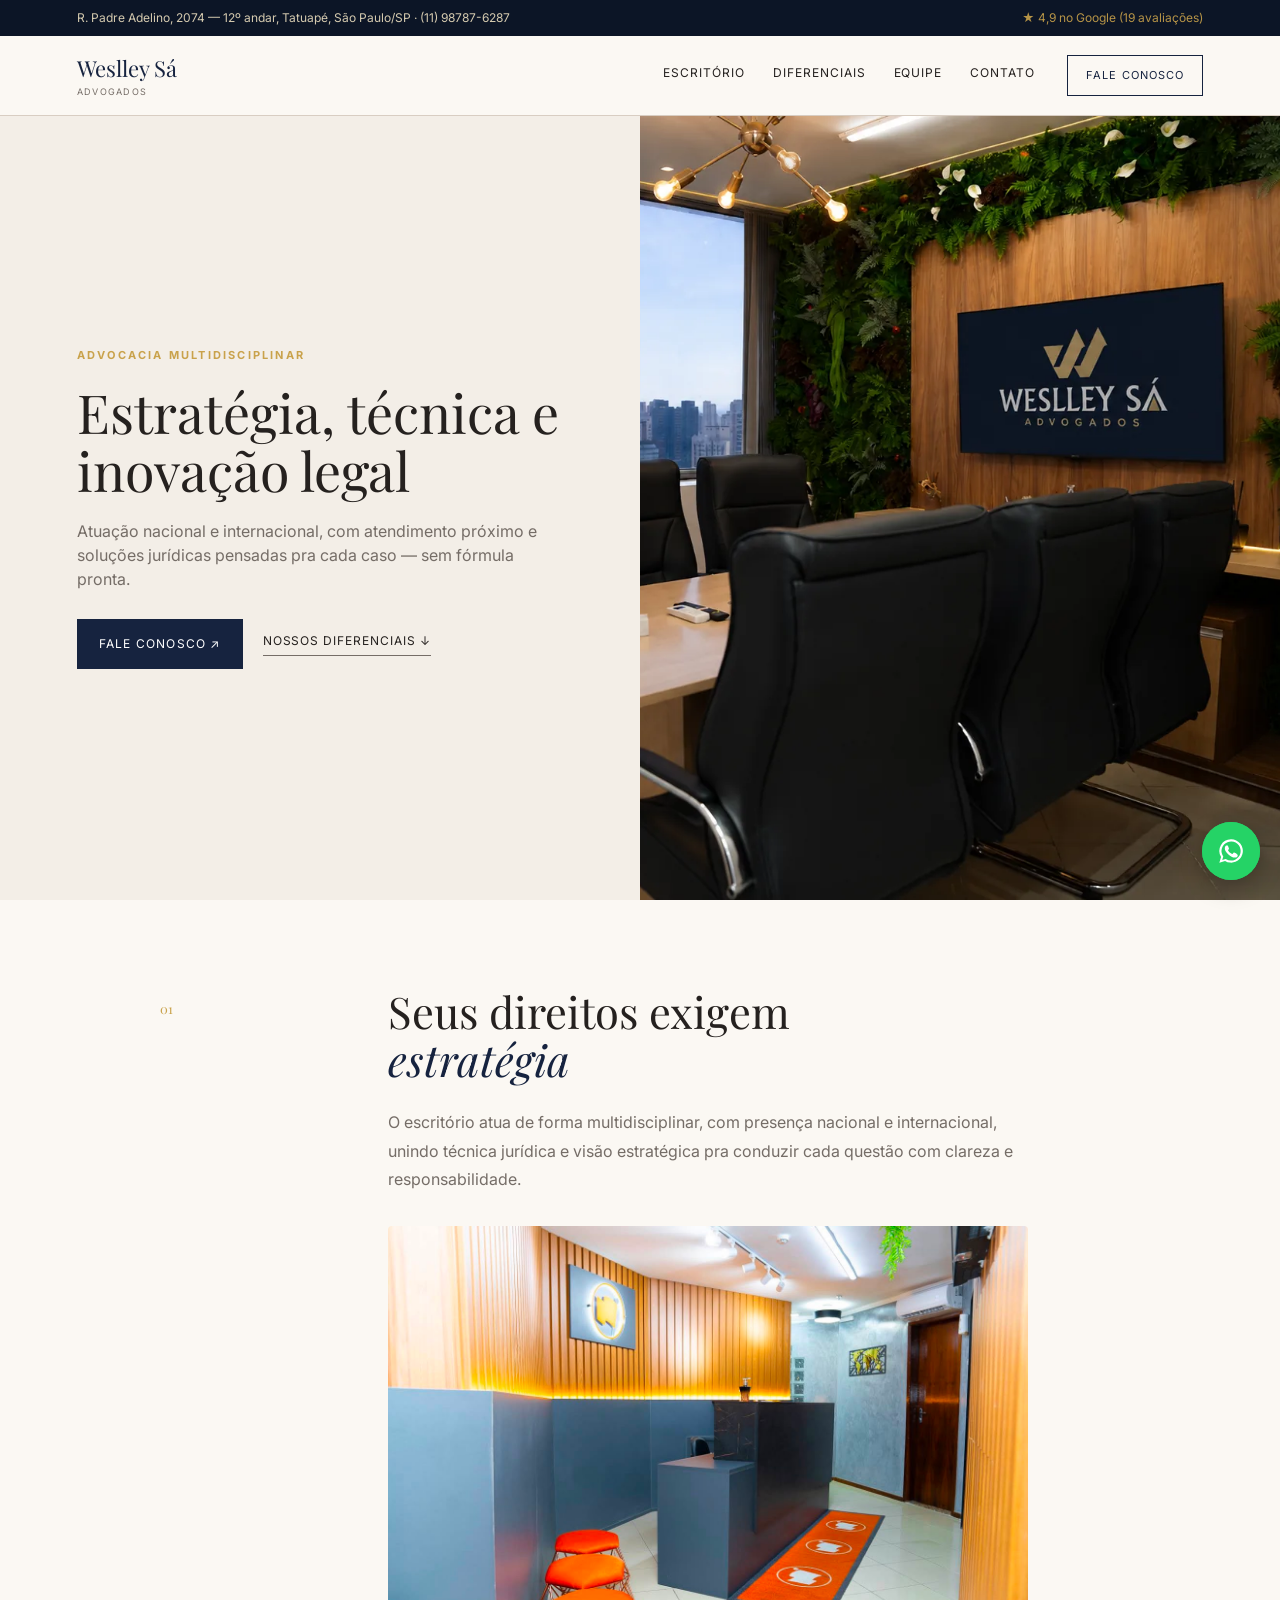
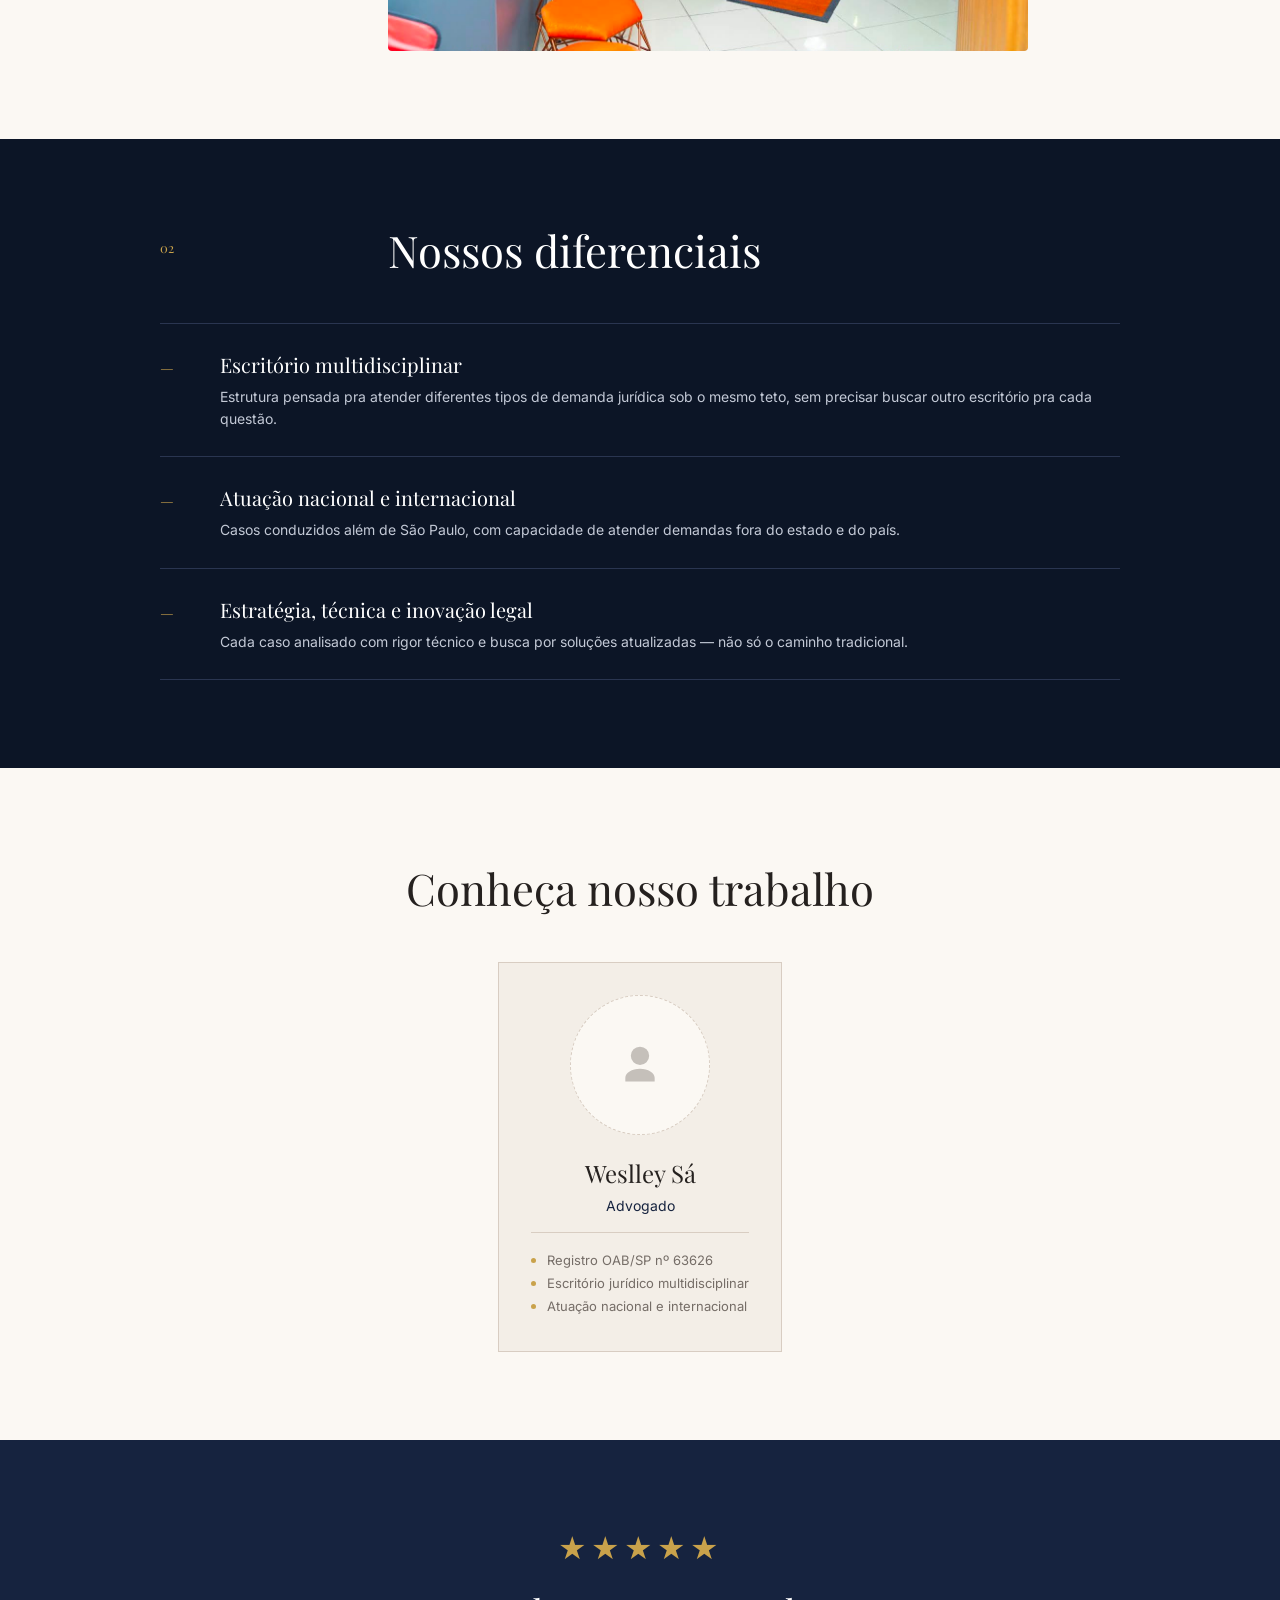
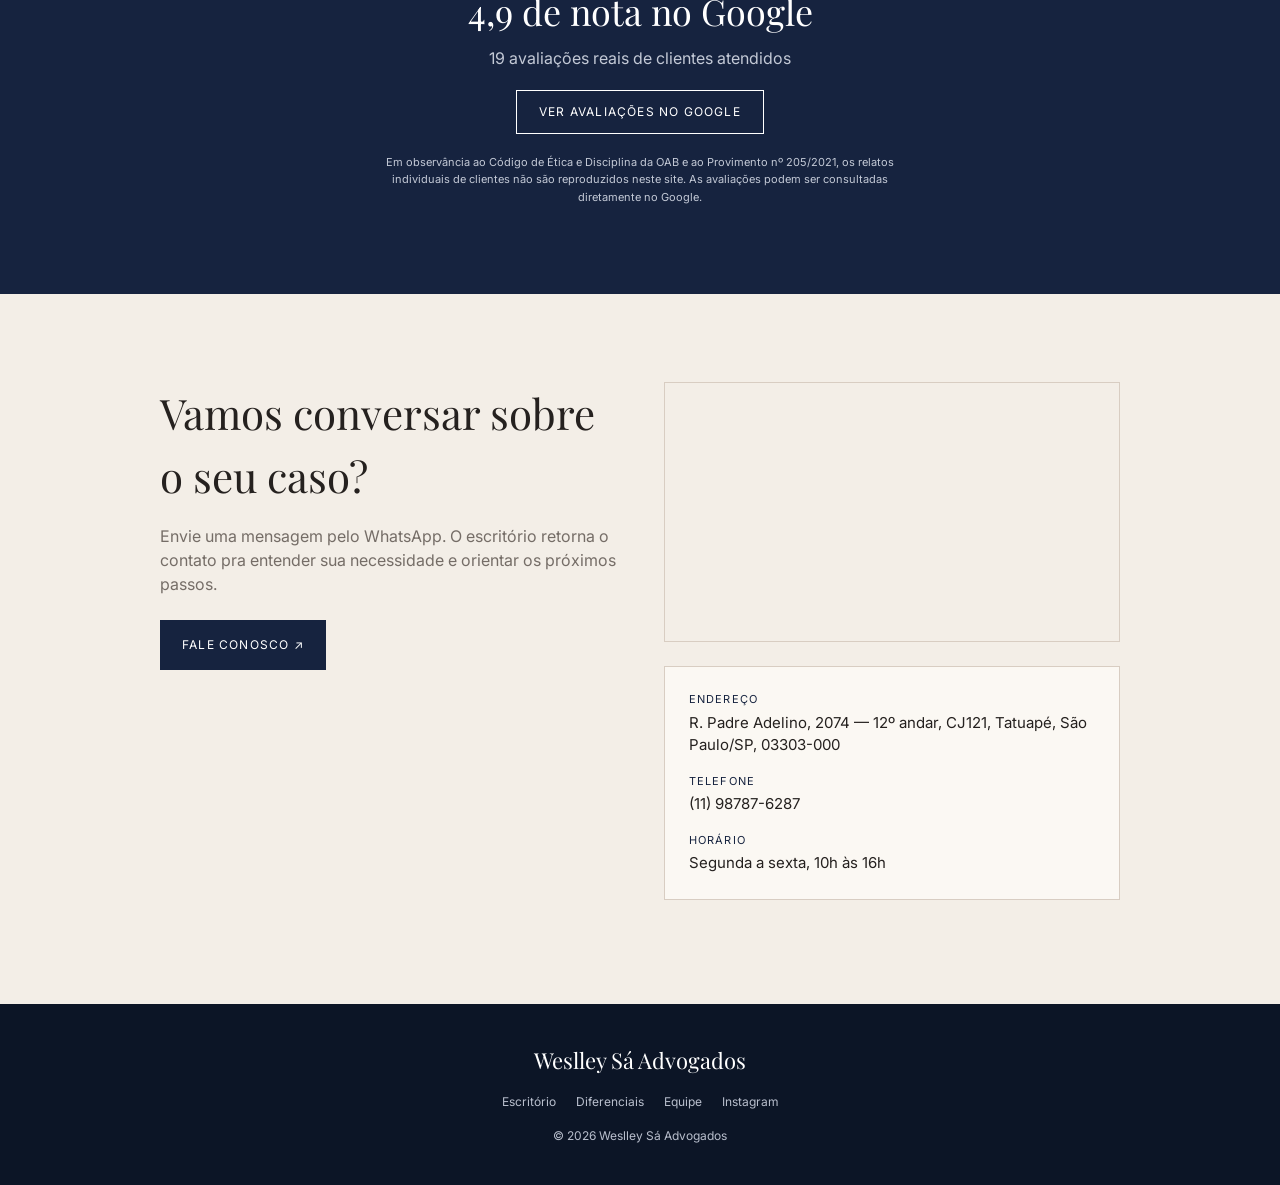
<file: weslley-sa-advogados/index.html>
<!DOCTYPE html>
<html lang="pt-BR">
<head>
<meta charset="UTF-8">
<meta name="viewport" content="width=device-width, initial-scale=1.0">
<title>Weslley Sá Advogados | Advocacia Multidisciplinar</title>
<meta name="description" content="Escritório jurídico multidisciplinar em São Paulo, com atuação nacional e internacional. Estratégia, técnica e inovação legal.">
<link rel="icon" type="image/svg+xml" href="[data-uri]">
<link rel="preconnect" href="https://fonts.googleapis.com">
<link rel="preconnect" href="https://fonts.gstatic.com" crossorigin>
<link href="https://fonts.googleapis.com/css2?family=Playfair+Display:wght@400;600&family=Inter:wght@400;500;600;700&display=swap" rel="stylesheet">
<style>
:root{
  --wine:#16233f;--deep:#0c1526;--gold:#c9a24b;--cream:#f3eee7;--paper:#fbf8f3;
  --ink:#25211f;--muted:#756d67;--line:#d8cdc2;--wa:#25D366;
  --serif:'Playfair Display',Georgia,serif;--sans:'Inter',Arial,sans-serif;
}
*{box-sizing:border-box}
html{scroll-behavior:smooth}
body{margin:0;background:var(--paper);color:var(--ink);font-family:var(--sans);line-height:1.5}
a{color:inherit;text-decoration:none}
button,input,textarea{font:inherit}
img{max-width:100%;display:block}
section{padding:88px 24px}

/* Utility bar */
.utility{background:var(--deep);color:#d6cbb0;font-size:12px;padding:9px 6vw;display:flex;justify-content:space-between;align-items:center;flex-wrap:wrap;gap:8px;flex-shrink:0}
.utility a{opacity:.9}
.utility a:hover{opacity:1;text-decoration:underline}
.utility .rating{white-space:nowrap;color:var(--gold)}

/* Nav */
.nav{background:var(--paper);border-bottom:1px solid var(--line);padding:0 6vw;display:flex;align-items:center;gap:32px;height:80px;flex-shrink:0;position:sticky;top:0;z-index:20}
.brand{font-family:var(--serif);font-size:22px;color:var(--wine);margin-right:auto}
.brand small{display:block;font-family:var(--sans);font-size:9px;letter-spacing:.14em;text-transform:uppercase;color:var(--muted)}
.navLinks{display:flex;gap:28px;font-size:12px;text-transform:uppercase;letter-spacing:.08em}
.navLinks a{border-bottom:1px solid transparent;padding-bottom:4px}
.navLinks a:hover{border-color:var(--gold)}
.navCta{border:1px solid var(--wine);color:var(--wine);padding:11px 18px;font-size:11px;text-transform:uppercase;letter-spacing:.1em;white-space:nowrap}
.navCta:hover{background:var(--wine);color:#fff}
.menuToggle{display:none;background:none;border:1px solid var(--line);width:42px;height:42px;align-items:center;justify-content:center}
@media(max-width:860px){
  .navLinks{display:none}
  .menuToggle{display:flex}
}

/* firstFold: agrupa barra utilitária + nav + hero numa coluna de exatamente 100vh/100svh.
   O hero usa flex:1 pra preencher só o espaço que sobra depois da barra e do nav —
   por isso a imagem bate certinho na borda da primeira dobra, nem passa nem falta,
   sem precisar calcular a altura exata da barra/nav na mão. */
.firstFold{min-height:100vh;display:flex;flex-direction:column}
.firstFold{min-height:100svh}
.hero{padding:0;display:grid;grid-template-columns:1fr 1fr;flex:1 1 auto;min-height:0}
.heroCopy{padding:80px 6vw;display:flex;flex-direction:column;justify-content:center;background:var(--cream)}
.eyebrow{font-size:11px;text-transform:uppercase;letter-spacing:.2em;color:var(--gold);font-weight:700}
.hero h1{font-family:var(--serif);font-weight:400;font-size:clamp(38px,4.2vw,58px);line-height:1.08;margin:20px 0;color:var(--ink)}
.heroCopy p{color:var(--muted);font-size:16px;max-width:480px;margin:0 0 28px}
.heroActions{display:flex;gap:20px;align-items:center;flex-wrap:wrap}
.btn{padding:16px 22px;font-size:12px;text-transform:uppercase;letter-spacing:.1em;display:inline-flex;align-items:center;gap:10px}
.btn.primary{background:var(--wine);color:#fff}
.btn.primary:hover{background:var(--deep)}
.textLink{font-size:12px;text-transform:uppercase;letter-spacing:.08em;border-bottom:1px solid var(--muted);padding-bottom:5px}
.heroImage{position:relative;background:var(--deep);overflow:hidden}
.heroImage img{width:100%;height:100%;object-fit:cover;object-position:72% center}
@media(max-width:860px){
  .firstFold{min-height:auto;display:block}
  .hero{grid-template-columns:1fr}
  .heroCopy{padding:48px 24px 32px}
  .heroImage{min-height:260px}
}

/* Intro */
.intro{max-width:960px;margin:0 auto;display:grid;grid-template-columns:180px 1fr;gap:48px}
.intro h2{font-family:var(--serif);font-weight:400;font-size:clamp(32px,3.4vw,46px);margin:0 0 24px;line-height:1.1}
.intro h2 em{color:var(--wine);font-style:italic}
.intro p{color:var(--muted);font-size:16px;line-height:1.8;max-width:640px}
.intro .introImg{margin-top:32px;max-width:640px;border-radius:4px;overflow:hidden}
.sectionNumber{font-family:var(--serif);color:var(--gold);font-size:13px;display:inline-block;transform:translateY(8px)}
@media(max-width:760px){.intro{grid-template-columns:1fr;gap:20px}}

/* Como atuamos (diferenciais reais) */
.practice{background:var(--deep);color:#fff}
.practiceHead{max-width:960px;margin:0 auto 48px;display:grid;grid-template-columns:180px 1fr;gap:48px}
.practiceHead h2{font-family:var(--serif);font-weight:400;font-size:clamp(32px,3.4vw,46px);margin:0;line-height:1.1}
.practiceList{max-width:960px;margin:0 auto;list-style:none;padding:0}
.practiceList li{display:grid;grid-template-columns:40px 1fr;gap:20px;padding:26px 0;border-bottom:1px solid #2a3550}
.practiceList li:first-child{border-top:1px solid #2a3550}
.practiceList span{color:var(--gold);font-family:var(--serif);display:inline-block;transform:translateY(6px)}
.practiceList h3{margin:0 0 6px;font-family:var(--serif);font-weight:400;font-size:20px}
.practiceList p{margin:0;color:#c3c9d6;font-size:14px;line-height:1.6}
@media(max-width:760px){.practiceHead{grid-template-columns:1fr;gap:16px}}

/* Equipe — estático, sem JS de troca */
.team{max-width:640px;margin:0 auto}
.team h2{font-family:var(--serif);font-weight:400;font-size:clamp(32px,3.4vw,46px);margin:0 0 40px;text-align:center}
.teamGrid{display:grid;justify-content:center}
.teamCard{border:1px solid var(--line);padding:32px;text-align:center;background:var(--cream)}
.teamPhoto{width:140px;height:140px;border-radius:50%;margin:0 auto 20px;background:var(--paper);border:1px dashed var(--line);display:flex;align-items:center;justify-content:center;color:var(--muted)}
.teamPhoto svg{width:44px;height:44px;opacity:.4}
.teamCard h3{font-family:var(--serif);font-weight:400;font-size:24px;margin:0 0 4px}
.teamCard .role{color:var(--wine);font-size:14px;margin:0 0 16px}
.teamCard ul{margin:0;padding:0;list-style:none;color:var(--muted);font-size:13px;line-height:1.8;text-align:left;border-top:1px solid var(--line);padding-top:16px}
.teamCard li{padding-left:16px;position:relative}
.teamCard li::before{content:"";position:absolute;left:0;top:9px;width:5px;height:5px;border-radius:50%;background:var(--gold)}

/* Prova social real */
.proof{background:var(--wine);color:#fff;text-align:center}
.proof .stars{font-size:28px;letter-spacing:4px;color:var(--gold)}
.proof h2{font-family:var(--serif);font-weight:400;font-size:clamp(26px,3vw,36px);margin:14px 0 8px}
.proof p{color:#c3c9d6;margin:0 0 20px}
.proof a{border:1px solid #fff;padding:12px 22px;font-size:12px;text-transform:uppercase;letter-spacing:.1em;display:inline-block}
.proof a:hover{background:#fff;color:var(--wine)}
.proof .disclaimer{max-width:520px;margin:20px auto 0;font-size:11px;line-height:1.6;color:#c3c9d6}

/* Contato */
.contact{background:var(--cream)}
.contactGrid{max-width:960px;margin:0 auto;display:grid;grid-template-columns:1fr 1fr;gap:48px;align-items:start}
.contact h2{font-family:var(--serif);font-weight:400;font-size:clamp(30px,3.4vw,42px);margin:0 0 16px}
.contact p{color:var(--muted);margin:0 0 24px}
.contactCard{border:1px solid var(--line);padding:24px;background:var(--paper)}
.contactCard dt{font-size:11px;text-transform:uppercase;letter-spacing:.1em;color:var(--wine);margin-top:16px}
.contactCard dt:first-child{margin-top:0}
.contactCard dd{margin:4px 0 0;font-size:15px}
.mapWrap{border:1px solid var(--line);height:260px;overflow:hidden}
.mapWrap iframe{width:100%;height:100%;border:0}
@media(max-width:760px){.contactGrid{grid-template-columns:1fr}}

/* Footer */
footer{background:var(--deep);color:#b9bfcd;padding:40px 24px;text-align:center;font-size:12px}
footer .brand{color:#fff}
footer nav{display:flex;gap:20px;justify-content:center;margin:16px 0;flex-wrap:wrap}
footer nav a:hover{color:var(--gold)}

/* WhatsApp flutuante */
.waFloat{position:fixed;right:20px;bottom:20px;width:58px;height:58px;border-radius:50%;background:var(--wa);display:flex;align-items:center;justify-content:center;box-shadow:0 8px 22px rgba(0,0,0,.25);z-index:30}
.waFloat svg{width:28px;height:28px;fill:#fff}
.js .waFloat::after{content:"";position:absolute;inset:0;border-radius:50%;background:var(--wa);animation:pulse 2.2s ease-out infinite;z-index:-1}
@keyframes pulse{0%{opacity:.55;transform:scale(1)}100%{opacity:0;transform:scale(1.7)}}

/* Progressive enhancement: sem JS, tudo visível. Com JS, reveal suave no scroll */
.js .reveal{opacity:0;transform:translateY(14px);transition:opacity .5s ease,transform .5s ease}
.js .reveal.in{opacity:1;transform:none}

@media (prefers-reduced-motion: reduce){
  html{scroll-behavior:auto}
  .js .reveal{opacity:1;transform:none;transition:none}
  .waFloat::after{animation:none}
}
</style>
</head>
<body>

<div class="firstFold">
<div class="utility">
  <span>R. Padre Adelino, 2074 — 12º andar, Tatuapé, São Paulo/SP · (11) 98787-6287</span>
  <a class="rating" href="https://maps.google.com/?cid=12154644060016315945" target="_blank" rel="noreferrer">★ 4,9 no Google (19 avaliações)</a>
</div>

<nav class="nav">
  <a class="brand" href="#inicio">Weslley Sá<small>Advogados</small></a>
  <div class="navLinks">
    <a href="#escritorio">Escritório</a>
    <a href="#atuacao">Diferenciais</a>
    <a href="#equipe">Equipe</a>
    <a href="#contato">Contato</a>
  </div>
  <a class="navCta" href="https://wa.me/5511987876287?text=Ol%C3%A1%2C%20vim%20pelo%20site%20e%20gostaria%20de%20conversar%20com%20o%20escrit%C3%B3rio." target="_blank" rel="noreferrer">Fale conosco</a>
</nav>

<section class="hero" id="inicio">
  <div class="heroCopy reveal">
    <span class="eyebrow">Advocacia multidisciplinar</span>
    <h1>Estratégia, técnica e inovação legal</h1>
    <p>Atuação nacional e internacional, com atendimento próximo e soluções jurídicas pensadas pra cada caso — sem fórmula pronta.</p>
    <div class="heroActions">
      <a class="btn primary" href="https://wa.me/5511987876287?text=Ol%C3%A1%2C%20vim%20pelo%20site%20e%20gostaria%20de%20conversar%20com%20o%20escrit%C3%B3rio." target="_blank" rel="noreferrer">Fale conosco ↗</a>
      <a class="textLink" href="#atuacao">Nossos diferenciais ↓</a>
    </div>
  </div>
  <div class="heroImage reveal">
    <img src="assets/foto1.webp" alt="Sala de reuniões do escritório Weslley Sá Advogados, com vista da cidade de São Paulo" width="1549" height="1015" loading="eager" fetchpriority="high" decoding="async">
  </div>
</section>
</div>

<section id="escritorio">
  <div class="intro">
    <div><span class="sectionNumber">01</span></div>
    <div>
      <h2>Seus direitos exigem<br><em>estratégia</em></h2>
      <p>O escritório atua de forma multidisciplinar, com presença nacional e internacional, unindo técnica jurídica e visão estratégica pra conduzir cada questão com clareza e responsabilidade.</p>
      <div class="introImg"><img src="assets/foto3.jpg" alt="Recepção do escritório Weslley Sá Advogados"></div>
    </div>
  </div>
</section>

<section class="practice" id="atuacao">
  <div class="practiceHead">
    <div><span class="sectionNumber">02</span></div>
    <h2>Nossos diferenciais</h2>
  </div>
  <ul class="practiceList">
    <li><span>—</span><div><h3>Escritório multidisciplinar</h3><p>Estrutura pensada pra atender diferentes tipos de demanda jurídica sob o mesmo teto, sem precisar buscar outro escritório pra cada questão.</p></div></li>
    <li><span>—</span><div><h3>Atuação nacional e internacional</h3><p>Casos conduzidos além de São Paulo, com capacidade de atender demandas fora do estado e do país.</p></div></li>
    <li><span>—</span><div><h3>Estratégia, técnica e inovação legal</h3><p>Cada caso analisado com rigor técnico e busca por soluções atualizadas — não só o caminho tradicional.</p></div></li>
  </ul>
</section>

<!--
  Áreas de atuação específicas: não confirmadas na pesquisa (Instagram sem
  posts/destaques, sem site próprio). Por isso esta seção usa os 3
  diferenciais reais da bio do Instagram em vez de uma lista de práticas
  jurídicas inventada. Se o escritório informar as áreas exatas depois,
  trocar por uma .practiceList no formato padrão (ver scaffold Express).
-->

<!--
  Equipe: só 1 profissional confirmado (registro OAB/SP como Sociedade
  Individual de Advocacia). Sem foto de rosto disponível — nenhuma das 5
  fotos do perfil do Google é retrato de pessoa, só ambiente/fachada, então
  o card ficou só com texto (não simular retrato com foto de ambiente).
-->
<section id="equipe">
  <div class="team">
    <h2>Conheça nosso trabalho</h2>
    <div class="teamGrid">
      <div class="teamCard">
        <div class="teamPhoto" aria-hidden="true">
          <svg viewBox="0 0 24 24" fill="currentColor"><path d="M12 12a5 5 0 1 0 0-10 5 5 0 0 0 0 10zm0 2c-4.4 0-8 2.2-8 5v2h16v-2c0-2.8-3.6-5-8-5z"/></svg>
        </div>
        <h3>Weslley Sá</h3>
        <p class="role">Advogado</p>
        <ul>
          <li>Registro OAB/SP nº 63626</li>
          <li>Escritório jurídico multidisciplinar</li>
          <li>Atuação nacional e internacional</li>
        </ul>
      </div>
    </div>
  </div>
</section>

<!--
  Depoimentos: seção removida de propósito. O Código de Ética da OAB veda
  mecanismos de captação de clientela e promessa de resultado — depoimento
  de cliente (mesmo real e autorizado) é zona de risco pra advogado.
  A prova social desta seção é SEMPRE a nota agregada real do Google.
-->
<section class="proof">
  <div class="stars">★★★★★</div>
  <h2>4,9 de nota no Google</h2>
  <p>19 avaliações reais de clientes atendidos</p>
  <a href="https://maps.google.com/?cid=12154644060016315945" target="_blank" rel="noreferrer">Ver avaliações no Google</a>
  <p class="disclaimer">Em observância ao Código de Ética e Disciplina da OAB e ao Provimento nº 205/2021, os relatos individuais de clientes não são reproduzidos neste site. As avaliações podem ser consultadas diretamente no Google.</p>
</section>

<section class="contact" id="contato">
  <div class="contactGrid">
    <div>
      <h2>Vamos conversar sobre o seu caso?</h2>
      <p>Envie uma mensagem pelo WhatsApp. O escritório retorna o contato pra entender sua necessidade e orientar os próximos passos.</p>
      <a class="btn primary" href="https://wa.me/5511987876287?text=Ol%C3%A1%2C%20vim%20pelo%20site%20e%20gostaria%20de%20conversar%20com%20o%20escrit%C3%B3rio." target="_blank" rel="noreferrer">Fale conosco ↗</a>
    </div>
    <div>
      <div class="mapWrap">
        <iframe src="https://www.google.com/maps?q=R.+Padre+Adelino,+2074,+Tatu%C3%A9,+S%C3%A3o+Paulo+-+SP,+03303-000&output=embed" loading="lazy" title="Localização do escritório"></iframe>
      </div>
      <dl class="contactCard" style="margin-top:24px">
        <dt>Endereço</dt>
        <dd>R. Padre Adelino, 2074 — 12º andar, CJ121, Tatuapé, São Paulo/SP, 03303-000</dd>
        <dt>Telefone</dt>
        <dd>(11) 98787-6287</dd>
        <dt>Horário</dt>
        <dd>Segunda a sexta, 10h às 16h</dd>
      </dl>
    </div>
  </div>
</section>

<footer>
  <div class="brand">Weslley Sá Advogados</div>
  <nav>
    <a href="#escritorio">Escritório</a>
    <a href="#atuacao">Diferenciais</a>
    <a href="#equipe">Equipe</a>
    <a href="https://www.instagram.com/weslleysaadvogados" target="_blank" rel="noreferrer">Instagram</a>
  </nav>
  <span>© <span id="year"></span> Weslley Sá Advogados</span>
</footer>

<a class="waFloat" href="https://wa.me/5511987876287?text=Ol%C3%A1%2C%20vim%20pelo%20site%20e%20gostaria%20de%20conversar%20com%20o%20escrit%C3%B3rio." target="_blank" rel="noreferrer" aria-label="Fale conosco">
  <svg viewBox="0 0 24 24"><path d="M12 2a10 10 0 0 0-8.5 15.2L2 22l4.9-1.5A10 10 0 1 0 12 2zm0 18.2a8.2 8.2 0 0 1-4.2-1.2l-.3-.2-3 .9.9-2.9-.2-.3A8.2 8.2 0 1 1 12 20.2zm4.5-6.1c-.2-.1-1.5-.7-1.7-.8-.2-.1-.4-.1-.6.1-.2.2-.6.8-.8 1-.1.2-.3.2-.5.1-.2-.1-1-.4-2-1.2-.7-.6-1.2-1.4-1.4-1.7-.1-.2 0-.4.1-.5l.4-.5c.1-.1.2-.3.2-.4.1-.2 0-.3 0-.5s-.6-1.5-.8-2c-.2-.5-.4-.4-.6-.4h-.5c-.2 0-.5.1-.7.3-.2.2-.9.9-.9 2.3s1 2.6 1.1 2.8c.1.2 2 3 4.7 4.2.7.3 1.2.5 1.6.6.7.2 1.3.2 1.8.1.5-.1 1.5-.6 1.7-1.2.2-.6.2-1.1.2-1.2-.1-.1-.3-.2-.5-.3z"/></svg>
</a>

<script>
document.documentElement.classList.add('js');
document.getElementById('year').textContent = new Date().getFullYear();

if ('IntersectionObserver' in window) {
  var obs = new IntersectionObserver(function(entries){
    entries.forEach(function(e){ if (e.isIntersecting) e.target.classList.add('in'); });
  }, { threshold: 0.15 });
  document.querySelectorAll('.reveal').forEach(function(el){ obs.observe(el); });
} else {
  document.querySelectorAll('.reveal').forEach(function(el){ el.classList.add('in'); });
}
</script>
</body>
</html>
</file>
<file: sathorya-mori/css/base.css>
/* ============================================================
   BASE — tokens, reset e estrutura da pagina
   ============================================================ */

:root {
  --preto: #060404;
  --preto-2: #0b0806;
  --ouro: #efc15e;
  --ouro-claro: #f7d06a;
  --ouro-fosco: #b9915a;
  /* Ouro chapado do titulo do hero. Medido no miolo dos tracos de
     assets/exemplo1.png: rgb(178,131,60), com o pico dos tons frequentes
     em rgb(186,138,62). Sem gradiente — a referencia e ouro solido. */
  --ouro-titulo: #c08f41;
  --texto: #d8cbb4;
  --marfim: #f2ecd9;

  --serif: 'Cinzel', 'Trajan Pro', Georgia, 'Times New Roman', serif;
  --corpo: 'Cormorant Garamond', Georgia, 'Times New Roman', serif;
  /* Versalete de desenho proprio (nao a que o navegador improvisa
     encolhendo maiuscula, que sai fina demais). */
  --versalete: 'Cormorant SC', 'Cormorant Garamond', Georgia, serif;

  --medida: min(92vw, 1180px);

  /* Altura da barra do topo, escrita uma vez so. O hero precisa dela pra
     saber onde comecar a moldura: o canto superior do ornamento mora nos
     primeiros ~40u da moldura e ficava inteiro atras da barra (que e
     fixed e 84% opaca) — sumia trilho, dardos, losangos e caveirinha, que
     e a "borda quebrada" reportada. Derivar do token evita que os dois
     numeros saiam de sincronia no proximo ajuste. */
  --recuo-topo: clamp(0.62rem, 1.5vh, 0.82rem);
  --selo-topo: clamp(46px, 4.2vw, 56px);
  --alt-topo: calc(2 * var(--recuo-topo) + var(--selo-topo));

  /* Mesma unidade de css/hero.css (--ua), repetida aqui: o cabecalho
     precisa dela pra alinhar o fim do menu com o fim da imagem do casal
     (Maria Caveira), e --ua e local ao seletor .hero, entao nao da pra
     ler de la. Se um mudar o outro tem que acompanhar. */
  --recuo-arte-direita: calc(24 * clamp(0.78px, min(0.0598vw, 0.106vh), 1px) + 2.4rem);

  /* Mesmo valor do margin-inline-start de .hero__conteudo (css/hero.css)
     — a distancia do "R" de "Reino de..." ate a borda da tela. O selo do
     cabecalho usa isso tambem pra alinhar com o titulo, em vez de seguir
     a centralizacao de --medida (que e mais estreita e deixava o selo
     puxado pra dentro, fora de eixo com o "R" do titulo logo abaixo).
     So vale ACIMA de 900px — o hero troca de layout nessa largura (a
     coluna lado-a-lado vira texto empilhado sobre a arte) e o texto
     ganha outro recuo la, proprio do modo empilhado. */
  --recuo-conteudo-esquerda: clamp(2.2rem, 7.12vw, 7.45rem);
  /* Par do de cima pro modo empilhado (abaixo de 900px) — o MESMO valor
     que hero.css usa no margin-inline-start de .hero__conteudo la
     dentro. Duplicado aqui pela mesma razao do --recuo-arte-direita: a
     regra de hero.css so existe dentro do seletor .hero, fora de
     alcance do cabecalho. Se um mudar o outro tem que acompanhar. */
  --recuo-conteudo-esquerda-mobile: clamp(2.4rem, 13vw, 5rem);
}

*,
*::before,
*::after {
  box-sizing: border-box;
}

/* Texto do site nao e selecionavel — pedido do cliente. Sem <input>/
   <textarea> na pagina, entao nao ha campo que precise da selecao de
   volta. */
html {
  -webkit-user-select: none;
  user-select: none;
  scroll-behavior: smooth;
}

@media (prefers-reduced-motion: reduce) {
  html {
    scroll-behavior: auto;
  }
}

body {
  margin: 0;
  background: var(--preto);
  color: var(--texto);
  font-family: var(--corpo);
  font-size: clamp(1rem, 0.95rem + 0.3vw, 1.15rem);
  line-height: 1.65;
  -webkit-font-smoothing: antialiased;
}

img {
  max-width: 100%;
}

/* Texto que existe pra buscador e leitor de tela, mas nao aparece.
   O titulo do hero e um SVG; sem isso a pagina nao teria <h1> legivel. */
.oculto-visual {
  position: absolute;
  width: 1px;
  height: 1px;
  margin: -1px;
  padding: 0;
  overflow: hidden;
  clip-path: inset(50%);
  white-space: nowrap;
  border: 0;
}

/* ---------- navegacao ---------- */

.topo {
  /* fixed (nao absolute): fica preso ao viewport e acompanha a rolagem,
     em vez de rolar junto com o hero e sumir depois dele. */
  position: fixed;
  inset: 0 0 auto 0;
  z-index: 10;
  display: flex;
  align-items: center;
  justify-content: space-between;
  gap: 2rem;
  width: 100%;
  /* Fundo solido em vez de largura centralizada: a barra cobre a pagina
     de ponta a ponta, e o padding-inline recria o mesmo alinhamento que
     width:var(--medida) + margin:auto dava antes.

     Padding simetrico e curto: com a marca de duas linhas no lugar do
     selo a barra passava de 90px, alta demais pro pouco que carrega. */
  /* Direita alinhada com o fim da imagem do casal (Maria Caveira); esquerda
     alinhada com o inicio do titulo do hero ("Reino de..."). Nenhuma das
     duas usa a centralizacao de --medida — --medida e mais estreita, e
     alinhado a ela o selo ficava puxado pra dentro, fora de eixo com o
     "R" do titulo logo abaixo. */
  padding: var(--recuo-topo) var(--recuo-arte-direita)
           var(--recuo-topo) var(--recuo-conteudo-esquerda);
  /* SEM background/backdrop-filter direto em .topo — ver .topo::before
     logo abaixo pra saber por que. */
}

/* O fundo (blur + escurecido) mora num pseudo-elemento, nao em .topo
   direto. Motivo: backdrop-filter (ou filter/transform/perspective/
   will-change) num elemento vira o "containing block" dos DESCENDENTES
   position:fixed dele — e .topo__cortina e .topo__menu, o painel do
   menu hamburguer, sao fixed E filhos de .topo. Com o blur no proprio
   .topo, assim que .topo--rolado entrava (ao rolar a pagina) os dois
   colapsavam pra altura da propria barra (~71px) em vez da tela
   inteira — o menu "quebrava" (sem cortina, sem paineis) em qualquer
   secao alem do hero. Bug real, reportado pelo cliente, comprovado
   medindo o rect deles. O pseudo-elemento resolve: ele carrega o
   backdrop-filter, mas NAO e ancestral de nada — .topo continua limpo
   (so position:fixed, que sozinho nao cria esse containing block), e
   seus filhos fixed voltam a resolver contra o viewport, certinho.

   position:absolute tira o pseudo-elemento do fluxo flex de .topo (nao
   interfere no layout selo+nav); inset:0 preenche exatamente a barra;
   sem z-index, a ordem natural do DOM ja pinta ele atras do selo/nav
   (::before e sempre o primeiro filho pra fins de pintura). */
.topo::before {
  content: "";
  position: absolute;
  inset: 0;
  pointer-events: none;
  /* Comeca SEM fundo: no topo da pagina o que esta atras ja e preto, e a
     barra opaca so somava um bloco a mais. O fundo entra quando a pessoa
     rola, que e quando ele passa a ter funcao — separar o menu do
     conteudo que corre por baixo. Quem alterna a classe .topo--rolado e
     o script no fim do index.html, a partir de .hero__sentinela.

     background-color e nao o atalho `background`: o atalho nao interpola
     em transicao. */
  background-color: transparent;
  transition: background-color 0.45s ease, backdrop-filter 0.45s ease,
              box-shadow 0.45s ease;
}

.topo--rolado::before {
  background-color: color-mix(in srgb, var(--preto) 84%, transparent);
  backdrop-filter: blur(10px);
  -webkit-backdrop-filter: blur(10px);
  /* fio de ouro no lugar de sombra: a sombra escura sumiria no preto */
  box-shadow: 0 1px 0 color-mix(in srgb, var(--ouro) 13%, transparent);
}

@media (prefers-reduced-motion: reduce) {
  .topo::before {
    transition: none;
  }
}

/* Mesmo ponto de quebra do hero (css/hero.css) — nao o do menu
   hamburguer (980px, outro assunto: quantos itens cabem na barra). Esse
   aqui e sobre em que largura o TEXTO do hero muda de recuo, entao o
   selo precisa trocar de fórmula junto pra continuar alinhado com ele. */
@media (max-width: 900px) {
  .topo {
    padding-left: var(--recuo-conteudo-esquerda-mobile);
  }
}

/* O selo sozinho faz a marca — o nome escrito saiu daqui porque ele ja e
   o <h1> do hero, meio palmo abaixo. Repetir era redundancia que so
   engordava a barra. */
.topo__selo {
  display: flex;
  flex: none;
  align-items: center;
  text-decoration: none;
}

/* Duas imagens empilhadas (branca embaixo, dourada em cima com
   opacity:0) em vez de filter/mask: o sigilo tem traco fino com
   serrilhado sutil nas bordas, e filter/hue-rotate desloca a cor de
   forma imprecisa; mask-image exigiria mask-mode:luminance pra separar
   o traco branco do fundo (que aqui e so transparente, nao precisa),
   suporte ainda irregular entre navegadores. Crossfade de opacidade e
   simples e funciona em qualquer lugar. */
.topo__selo-caixa {
  position: relative;
  display: block;
  height: var(--selo-topo);
  width: var(--selo-topo);
}

.topo__selo-caixa img {
  display: block;
  width: 100%;
  height: 100%;
  object-fit: contain;
}

.topo__selo-dourado {
  /* Cada <img> mora dentro do proprio <picture>, entao :last-child
     (tentativa anterior) casava os DOIS — cada um e o unico/ultimo
     filho do seu <picture>. Classe explicita em vez de pseudo-classe
     estrutural. */
  position: absolute;
  inset: 0;
  opacity: 0;
  transition: opacity 0.3s ease;
}

.topo__selo:hover .topo__selo-dourado,
.topo__selo:focus-visible .topo__selo-dourado {
  opacity: 1;
}

@media (prefers-reduced-motion: reduce) {
  .topo__selo-dourado {
    transition: none;
  }
}

.topo__menu {
  display: flex;
  gap: clamp(0.85rem, 2.4vw, 2.1rem);
  list-style: none;
  margin: 0;
  padding: 0;
}

/* inline-block (nao inline): a linha e o losango do hover sao filhos
   posicionados, e um inline puro nao daria caixa estavel pra ancora-los. */
.topo__menu a {
  position: relative;
  display: inline-block;
  /* Vao pro ornamento do hover morar. Em em (nao px) pra acompanhar o
     corpo quando a fonte encolhe no clamp. */
  padding-bottom: 0.62em;
  font-family: var(--serif);
  /* Peso 500, nao 400. O Cinzel e um serifado de titulo: no peso normal a
     ~12px as hastes finas caem abaixo de um pixel e o navegador as pinta
     como cobertura parcial — o que se le como serrilhado, nao como fino.
     Comparado em build/f-comparacao.png: nem o backdrop-filter da barra
     nem o -webkit-font-smoothing mudaram nada; so o peso mudou.
     O corpo tambem subiu um pouco, pela mesma razao. */
  font-size: clamp(0.74rem, 0.82vw, 0.86rem);
  font-weight: 500;
  letter-spacing: 0.2em;
  text-transform: uppercase;
  color: var(--texto);
  text-decoration: none;
  transition: color 0.35s ease;
}

/* ---------- realce do hover ----------
   Um fio que abre do centro pras pontas e um losango que nasce no meio
   dele. So no hover/foco: nenhum item fica marcado como ativo.

   O fio e desenhado com scaleX (nao com width): transform nao provoca
   recalculo de layout, entao a animacao roda no compositor e a barra
   inteira — que e fixed e tem backdrop-filter — nao repinta a cada
   quadro. O degrade nas pontas faz o fio nascer e morrer sem topo seco. */

.topo__menu a::before,
.topo__menu a::after {
  content: "";
  position: absolute;
  left: 50%;
  pointer-events: none;
}

/* o fio */
.topo__menu a::before {
  bottom: 0.1em;
  width: 100%;
  height: 1px;
  background: linear-gradient(90deg,
      transparent 0%,
      color-mix(in srgb, var(--ouro) 70%, transparent) 22%,
      color-mix(in srgb, var(--ouro) 70%, transparent) 78%,
      transparent 100%);
  transform: translateX(-50%) scaleX(0);
  transition: transform 0.35s ease;
}

/* o losango, em cima do fio */
.topo__menu a::after {
  bottom: calc(0.1em - 2px);
  width: 5px;
  height: 5px;
  background: var(--ouro);
  transform: translateX(-50%) rotate(45deg) scale(0);
  /* leve atraso: o fio abre primeiro, o losango pousa depois */
  transition: transform 0.3s ease 0.08s;
}

.topo__menu a:hover,
.topo__menu a:focus-visible {
  color: var(--ouro);
}

.topo__menu a:hover::before,
.topo__menu a:focus-visible::before {
  transform: translateX(-50%) scaleX(1);
}

.topo__menu a:hover::after,
.topo__menu a:focus-visible::after {
  transform: translateX(-50%) rotate(45deg) scale(1);
}

/* Quem pediu menos movimento recebe so a troca de cor, sem o desenho
   crescendo. */
@media (prefers-reduced-motion: reduce) {
  .topo__menu a::before,
  .topo__menu a::after {
    transition: none;
  }
}

/* ---------- menu hamburguer (telas estreitas) ----------
   Abaixo de --quebra-menu os 6 itens nao cabem numa linha so sem
   espremer (testado: quebravam em duas linhas e colavam um botao no
   outro por volta de 772-985px). Acima da quebra o botao fica escondido
   e o <ul> volta a ser a barra horizontal de sempre — nenhuma regra
   deste bloco entra em jogo. */

.topo__cortina {
  display: none;
}

.topo__burger {
  display: none;
  flex: none;
  width: 34px;
  height: 34px;
  padding: 0;
  border: 0;
  background: none;
  cursor: pointer;
  position: relative;
  z-index: 11; /* acima do painel do menu, que fica logo abaixo dele */
}

.topo__burger i {
  position: absolute;
  left: 5px;
  right: 5px;
  height: 1.5px;
  background: var(--texto);
  transition: transform 0.35s ease, opacity 0.2s ease, background-color 0.35s ease;
}

.topo__burger i:nth-child(1) { top: 12px; }
.topo__burger i:nth-child(2) { top: 17px; }
.topo__burger i:nth-child(3) { top: 22px; }

.topo__burger:hover i,
.topo__burger:focus-visible i {
  background: var(--ouro);
}

/* Vira X quando aberto — mesma logica visual do resto do site: cor muda
   pra ouro, so que aqui o proprio icone se redesenha em vez de ganhar
   uma linha embaixo. */
.topo__burger[aria-expanded="true"] i:nth-child(1) {
  top: 17px;
  transform: rotate(45deg);
}
.topo__burger[aria-expanded="true"] i:nth-child(2) {
  opacity: 0;
}
.topo__burger[aria-expanded="true"] i:nth-child(3) {
  top: 17px;
  transform: rotate(-45deg);
}

@media (max-width: 980px) {
  .topo__burger {
    display: block;
  }

  /* Cortina atras do painel: escurece e desfoca o hero inteiro, pra ele
     nao ficar exposto embaixo de um retangulo curto — era isso que dava
     a impressao de painel "solto" ou incompleto, mais que a sobreposicao
     em si (que e aceitavel, a arte e so decorativa ali). Cobre a tela
     toda, nao so a area do painel. */
  .topo__cortina {
    display: block;
    position: fixed;
    inset: 0;
    /* Sem z-index proprio: cortina e painel sao filhos de .topo, que ja
       cria seu proprio contexto de empilhamento (position:fixed +
       z-index:10) — herdam esse "andar" por tabela, acima de
       <main>/<footer>. O botao hamburguer (z-index:11, mais abaixo)
       continua clicavel por cima da cortina mesmo assim: z-index
       explicito sempre vence z-index:auto, nao importa a ordem no DOM. */
    background: color-mix(in srgb, var(--preto) 55%, transparent);
    backdrop-filter: blur(3px);
    -webkit-backdrop-filter: blur(3px);
    opacity: 0;
    visibility: hidden;
    transition: opacity 0.3s ease, visibility 0s linear 0.3s;
  }

  .topo__cortina.topo__cortina--aberta {
    opacity: 1;
    visibility: visible;
    transition: opacity 0.3s ease;
  }

  /* Painel de altura cheia — ate a base da tela, nao so ate o ultimo
     item — pra acabar com o corte reto em cima da arte. Ancorado sob a
     barra, do lado do proprio botao que o abre. Fica sempre no DOM
     (visibility, nao display) pra permitir a transicao de entrada/saida;
     display:none travaria a animacao. */
  .topo__menu {
    position: fixed;
    inset: var(--alt-topo) 0 0 auto;
    width: min(74vw, 320px);
    overflow-y: auto;
    flex-direction: column;
    gap: 0;
    margin: 0;
    padding: 0.6rem 1.4rem 1.4rem;
    background-color: color-mix(in srgb, var(--preto) 96%, transparent);
    backdrop-filter: blur(10px);
    -webkit-backdrop-filter: blur(10px);
    border-left: 1px solid color-mix(in srgb, var(--ouro) 22%, transparent);
    box-shadow: -20px 0 40px color-mix(in srgb, var(--preto) 60%, transparent);
    visibility: hidden;
    opacity: 0;
    /* Desliza da direita, nao de cima — agora que o painel e um drawer de
       altura cheia, a entrada horizontal combina mais com a forma dele. */
    transform: translateX(0.9rem);
    transition: opacity 0.3s ease, transform 0.3s ease, visibility 0s linear 0.3s;
  }

  .topo__menu.topo__menu--aberto {
    visibility: visible;
    opacity: 1;
    transform: translateX(0);
    transition: opacity 0.3s ease, transform 0.3s ease;
  }

  /* Empilhados, cada um com sua propria linha de toque — o fio do hover
     (::before) some daqui: numa lista vertical ele ficaria embaixo de
     cada palavra num alinhamento estranho; a cor dourada sozinha ja
     repete o mesmo efeito com clareza melhor nesse formato. */
  .topo__menu li {
    border-top: 1px solid color-mix(in srgb, var(--ouro) 10%, transparent);
  }

  .topo__menu li:first-child {
    border-top: 0;
  }

  .topo__menu a {
    display: block;
    padding: 0.95rem 0.1rem;
    font-size: 0.86rem;
    text-align: left;
  }

  .topo__menu a::before,
  .topo__menu a::after {
    display: none;
  }
}

/* Celular estreito: 74vw fica curto demais pra ser um painel de verdade
   (num iPhone SE viraria ~230px). Perto da tela toda funciona melhor que
   um painel apertado. */
@media (max-width: 420px) {
  .topo__menu {
    width: min(88vw, 340px);
  }
}

@media (prefers-reduced-motion: reduce) {
  .topo__menu,
  .topo__cortina {
    transition: none;
  }
}

/* ---------- cursor personalizado (ponteiro em imagem) ----------
   Um <div> fixed acompanha o mouse via transform (translate3d, nao
   top/left — roda no compositor). Sem halo/glow em CSS: a fumaca do
   SplashCursor (index.html) ja da esse efeito dourado, entao o halo
   que existia aqui foi removido pra nao duplicar (2026-08-08).

   So liga com mouse de verdade: 'hover:hover e pointer:fine' descarta
   touch (o script no fim do index.html confere a mesma media query
   antes de ligar os listeners), e prefers-reduced-motion desliga tudo
   (regra no fim deste bloco). O cursor nativo do sistema so some
   (cursor:none) depois que a imagem termina de carregar — ver o
   script — pra nunca deixar a tela um instante sem ponteiro nenhum. */

html.cursor-pronto,
html.cursor-pronto body,
html.cursor-pronto * {
  cursor: none !important;
}

html.cursor-pronto input,
html.cursor-pronto textarea,
html.cursor-pronto select,
html.cursor-pronto [contenteditable="true"] {
  cursor: text !important;
}

.cursor-mouse {
  position: fixed;
  top: 0;
  left: 0;
  z-index: 10000;
  width: 28px;
  height: 28px;
  pointer-events: none;
  opacity: 0;
  isolation: isolate;
  contain: layout style;
  will-change: transform, opacity;
  transition: opacity 0.16s ease;
  /* Comeca fora da tela — sem isso a bolinha ficaria "presa" no canto
     0,0 ate o primeiro movimento do mouse. */
  transform: translate(-60px, -60px);
}

.cursor-mouse img {
  position: relative;
  z-index: 1;
  display: block;
  width: 28px;
  height: auto;
  object-fit: contain;
  pointer-events: none;
}

.cursor-mouse.esta-visivel {
  opacity: 1;
}

@media (prefers-reduced-motion: reduce) {
  .cursor-mouse {
    display: none !important;
  }
}

/* O hero tem folha propria: css/hero.css (composicao em camadas).
   Os botoes tambem vivem la, porque nasceram no hero. */

/* ---------- secoes (andaime) ---------- */

.secao {
  width: var(--medida);
  margin-inline: auto;
  padding: clamp(4rem, 12vh, 9rem) 0;
}

/* Separador entre secoes de andaime — mas nao logo apos o hero, que ja
   termina com o proprio fade pro preto (.hero__fundo). */
.secao + .secao {
  border-top: 1px solid color-mix(in srgb, var(--ouro) 14%, transparent);
}

.secao__titulo {
  font-family: var(--serif);
  font-size: clamp(1.3rem, 1rem + 1.4vw, 2rem);
  font-weight: 600;
  letter-spacing: 0.08em;
  text-transform: uppercase;
  color: var(--ouro);
  margin: 0 0 1rem;
}

.secao p {
  max-width: 62ch;
}
</file>
<file: sathorya-mori/css/moldura.css>
/* ============================================================
   MOLDURA ORNAMENTAL
   vetorizada a partir de assets/borda-original.png
   ============================================================

   A IDEIA
   Uma moldura ornamental nao pode ser uma imagem so. Se voce esticar
   a arte inteira, os arabescos dos cantos deformam. Entao ela e
   dividida em duas partes com comportamentos opostos:

     CANTOS  - arte complexa, tamanho FIXO, nunca estica.
               Um unico arquivo (canto.svg) usado 4 vezes, espelhado.

     ARESTAS - duas linhas retas, ESTICAM livremente.
               Esticar uma reta no proprio eixo nao causa distorcao.

   Por isso a moldura funciona em qualquer proporcao de tela: 21:9 de
   desktop ou 9:16 de celular, sem nenhum media query.

   POR QUE TUDO E SVG (inclusive as linhas)
   As arestas ja foram divs com `background`. O navegador encaixa a
   altura de uma div em pixels inteiros (pixel snapping), mas suaviza
   um SVG. Resultado: a linha ficava ~30% mais brilhante que o toco de
   linha desenhado dentro do canto, e aparecia um degrau na emenda.
   Passando os dois pelo mesmo caminho de renderizacao, a emenda some.

   O SVG entra como MASCARA (mask-image), nao como imagem: a mascara
   usa so o formato, e a cor vem do CSS. Da pra trocar o tom do ouro
   numa variavel so, sem reexportar arquivo nenhum.

   COMO USAR
     <div class="palco">        <- precisa ser position: relative
       ...seu conteudo...
       <div class="moldura" aria-hidden="true"> ...os 8 elementos... </div>
     </div>

   AJUSTAR O TAMANHO
   Mude so --canto. Todo o resto e derivado dele.
     <section class="palco" style="--canto: 110px;">
   ============================================================ */

/* ---------- os desenhos ----------
   Ficam embutidos como data: URI, e nao como link pros arquivos em
   assets/. Motivo: uma mascara CSS esta sujeita a CORS, e um HTML aberto
   com duplo clique (file://) tem origem "null" — o navegador bloqueia o
   carregamento e, como a mascara falha, esconde o elemento inteiro. O
   esquema data: e permitido em qualquer origem.

   Ficam em :root, e nao em .moldura, porque o hero reaproveita o mesmo
   canto ornamental — assim existe uma copia so.

   Estas tres linhas sao GERADAS por build/embutir.py a partir dos
   arquivos em assets/. Pra alterar o desenho, edite o SVG e rode o
   script de novo — nao edite os data: URI na mao. */
:root {
  --svg-canto: url("data:image/svg+xml,%3Csvg%20xmlns=%27http://www.w3.org/2000/svg%27%20width=%27230%27%20height=%27230%27%20viewBox=%270%200%20230%20230%27%20version=%271.1%27%3E%3Cpath%20fill=%27%23000%27%20d=%27M%20161.3%2024.6%20C%20160.9%2024.8,%20160.8%2025.1,%20160.7%2026.2%20L%20160.7%2027.3%20160.2%2028.7%20C%20159.5%2030.6,%20158.4%2032.9,%20157.3%2034.3%20C%20155.8%2036.4,%20152.6%2039.3,%20149.8%2041%20C%20148.4%2041.9,%20144.9%2043.7,%20143.3%2044.3%20C%20142.5%2044.6,%20141.4%2045,%20140.9%2045.2%20C%20139.8%2045.7,%20137%2046.4,%20135.4%2046.7%20L%20134.2%2046.9%20131.7%2046.9%20C%20130.2%2046.9,%20129%2046.9,%20128.7%2047%20L%20128.1%2047.2%20127.7%2047.6%20C%20127.2%2048.2,%20127.3%2048.4,%20127.8%2048.7%20L%20128.1%2048.9%20130.8%2048.9%20C%20132.3%2048.9,%20133.9%2048.8,%20134.3%2048.8%20C%20134.7%2048.7,%20135.6%2048.6,%20136.3%2048.6%20L%20137.6%2048.5%20139.4%2047.8%20C%20145.8%2045.5,%20149.8%2043.5,%20153%2041.3%20C%20154.5%2040.2,%20156.8%2038.3,%20157.5%2037.5%20C%20159%2035.9,%20160.4%2034,%20161%2032.8%20C%20162.2%2030.5,%20162.5%2029.8,%20162.7%2029.1%20C%20162.9%2028.3,%20163.2%2027.8,%20163.4%2027.7%20C%20164.7%2027.6,%20170.6%2027.6,%20187.6%2027.6%20C%20198.9%2027.6,%20213%2027.5,%20219%2027.5%20L%20230%2027.5%20230%2026.1%20L%20230%2024.8%20218.4%2024.7%20C%20179.1%2024.7,%20162.3%2024.7,%20161.9%2024.6%20C%20161.7%2024.5,%20161.4%2024.6,%20161.3%2024.6%20M%2022.2%2024.9%20C%2021.8%2025.3,%2021.8%2025.7,%2022.3%2026.7%20C%2022.6%2027.2,%2023%2028,%2023.2%2028.6%20L%2023.7%2029.6%2023.5%2030.9%20C%2023.4%2031.5,%2023.4%2032.6,%2023.4%2033.2%20L%2023.5%2034.3%2023.9%2035.3%20C%2024.1%2035.9,%2024.4%2036.5,%2024.5%2036.8%20C%2024.8%2037.3,%2024.8%2037.6,%2024.4%2038.4%20L%2024.1%2039%2024.1%2039.5%20C%2024.2%2039.7,%2024.3%2040,%2024.4%2040%20L%2024.6%2040.2%2025.8%2039.6%20L%2026.9%2039%2028.2%2039%20C%2031.6%2039,%2033.9%2039.7,%2036.4%2041.7%20C%2038.3%2043.1,%2041.1%2045.4,%2042%2046.2%20C%2042.5%2046.6,%2043.1%2047.1,%2043.3%2047.2%20L%2043.8%2047.4%2044%2047.2%20L%2044.2%2047%2044.1%2046.7%20C%2043.9%2046.2,%2042.6%2044.4,%2040.7%2042.1%20C%2039.4%2040.7,%2038.4%2039.1,%2038.1%2038%20C%2038%2037.6,%2037.8%2037.1,%2037.7%2036.9%20C%2037.6%2036.7,%2037.3%2035.7,%2037%2034.7%20L%2036.6%2032.9%2036.7%2031.3%20C%2036.8%2029.5,%2036.9%2029,%2037.3%2028.3%20C%2037.5%2028.1,%2037.7%2027.7,%2037.7%2027.6%20L%2037.8%2027.2%2037.6%2026.9%20L%2037.4%2026.6%2037%2026.6%20C%2036.7%2026.6,%2036.3%2026.8,%2036%2027%20L%2035.3%2027.4%2033.8%2027.4%20L%2032.2%2027.4%2031.6%2027.1%20C%2031.3%2026.9,%2030.8%2026.6,%2030.4%2026.4%20L%2029.7%2025.9%2029.1%2026%20C%2028.7%2026,%2027.9%2026,%2027.3%2026.1%20L%2026.2%2026.2%2025.4%2025.9%20C%2024.9%2025.8,%2024.2%2025.5,%2023.8%2025.3%20C%2023.3%2025,%2022.8%2024.8,%2022.7%2024.7%20L%2022.5%2024.6%2022.2%2024.9%20M%2048.9%2025.8%20C%2046%2026.9,%2044.1%2029.3,%2043%2032.9%20L%2042.8%2033.7%2042.8%2036.1%20C%2042.8%2037.5,%2042.9%2039.1,%2043%2039.8%20L%2043.2%2041.1%2043.6%2042.3%20C%2043.9%2043,%2044.3%2043.7,%2044.4%2044%20C%2044.6%2044.2,%2045%2045.1,%2045.4%2045.8%20C%2047%2048.7,%2048.2%2050.7,%2049.5%2052.2%20C%2050.4%2053.4,%2051.8%2055.3,%2052.2%2056.1%20L%2052.7%2056.9%2054.8%2059.1%20C%2059.5%2063.6,%2062.7%2066.8,%2062.8%2067.1%20C%2062.8%2067.3,%2062.9%2067.6,%2062.9%2068%20C%2062.9%2068.3,%2062.9%2068.6,%2063%2068.7%20C%2063.2%2069,%2064.2%2069.8,%2065.4%2070.6%20C%2066.5%2071.2,%2067.8%2072.4,%2068.3%2073.2%20C%2068.5%2073.5,%2068.7%2074,%2068.9%2074.4%20C%2069.2%2075.3,%2069.7%2075.8,%2070.4%2076%20C%2070.7%2076.1,%2071.3%2076.4,%2071.7%2076.6%20C%2072.4%2077.1,%2073.2%2077.4,%2073.4%2077.3%20C%2073.6%2077.2,%2073.5%2076.6,%2073.2%2076.1%20C%2073%2075.8,%2072.8%2075.3,%2072.6%2075.1%20L%2072.4%2074.6%2072.3%2073.6%20C%2072.2%2073.1,%2072.1%2072.6,%2072%2072.4%20C%2071.7%2072,%2070.6%2071.4,%2069.5%2071.1%20C%2067.6%2070.7,%2066.1%2069.7,%2065.4%2068.5%20L%2065.2%2068%2065.3%2067.8%20L%2065.5%2067.6%2066%2067.5%20L%2066.5%2067.5%2067.2%2067.8%20C%2068.1%2068.2,%2068.7%2068.2,%2069%2067.9%20C%2069.3%2067.6,%2069.3%2067.5,%2069%2067.1%20C%2068.8%2066.8,%2068%2066.5,%2066.3%2065.9%20C%2065.8%2065.8,%2065.2%2065.5,%2065%2065.4%20C%2064.8%2065.3,%2064.5%2065.1,%2064.2%2065%20C%2063.5%2064.7,%2062.3%2063.9,%2061%2062.6%20C%2060.4%2062.1,%2059.4%2061.2,%2058.7%2060.6%20C%2057.1%2059.2,%2055.9%2057.9,%2055.4%2057%20C%2054.8%2056,%2055.1%2055.7,%2055.9%2056.4%20C%2056.2%2056.6,%2056.6%2056.8,%2056.9%2056.9%20C%2057.1%2057,%2057.7%2057.2,%2058.2%2057.5%20C%2058.6%2057.7,%2059.1%2057.9,%2059.3%2057.9%20C%2059.4%2057.9,%2059.9%2058,%2060.3%2058.2%20C%2061.6%2058.8,%2062%2058.9,%2063.2%2059.1%20C%2063.8%2059.2,%2064.8%2059.4,%2065.3%2059.5%20C%2067.2%2060,%2070.6%2060,%2073.4%2059.5%20C%2075.1%2059.2,%2075.7%2059,%2077.2%2058.3%20C%2077.8%2058,%2078.5%2057.7,%2078.7%2057.7%20C%2079.3%2057.5,%2081.3%2056.5,%2082.2%2055.9%20C%2085.1%2053.9,%2087.1%2051.9,%2088.5%2049.3%20C%2089.3%2047.9,%2090.2%2045.7,%2090.6%2044.1%20L%2090.9%2042.8%2090.9%2040.8%20C%2090.9%2038.5,%2090.6%2036.3,%2090.3%2035.1%20C%2089.9%2034,%2088.6%2031.6,%2087.8%2030.6%20C%2085.8%2028.1,%2082.8%2026.4,%2079.4%2025.8%20L%2078.2%2025.6%2076.4%2025.7%20L%2074.7%2025.7%2073.4%2026.1%20C%2071.8%2026.6,%2069.8%2027.5,%2068.5%2028.4%20C%2068%2028.8,%2066.8%2029.8,%2065.9%2030.7%20L%2064.3%2032.3%2063.5%2033.6%20C%2063%2034.3,%2062.4%2035.4,%2062%2036%20C%2061.1%2037.7,%2059.7%2042,%2059.2%2044.4%20L%2059%2045.4%2059.2%2046.3%20C%2059.3%2046.8,%2059.4%2047.2,%2059.4%2047.3%20C%2059.4%2047.3,%2059.1%2047.6,%2058.8%2048%20C%2058.5%2048.3,%2058.2%2048.9,%2058%2049.3%20C%2057.8%2049.7,%2057.6%2050.3,%2057.4%2050.6%20C%2057.1%2051.3,%2057%2051.8,%2057.4%2052.1%20L%2057.6%2052.4%2058%2052.2%20L%2058.3%2052.1%2058.7%2051.4%20L%2059%2050.6%2059.7%2050.1%20C%2060.1%2049.9,%2060.5%2049.6,%2060.6%2049.4%20C%2060.8%2049.2,%2061.4%2048.9,%2062.7%2048.4%20C%2063.7%2048,%2064.8%2047.8,%2066%2047.8%20L%2066.6%2047.8%2067%2048.1%20L%2067.4%2048.5%2067.4%2048.9%20L%2067.4%2049.3%2066.5%2050.1%20C%2066.1%2050.6,%2065.3%2051.4,%2064.8%2051.9%20L%2063.9%2052.8%2063.7%2053.4%20L%2063.6%2053.9%2063.7%2054.2%20L%2063.9%2054.5%2064.3%2054.5%20L%2064.8%2054.5%2065.6%2053.7%20C%2066%2053.3,%2066.9%2052.4,%2067.6%2051.8%20C%2068.9%2050.7,%2069.4%2050.1,%2069.4%2049.5%20C%2069.4%2049,%2068.8%2047.1,%2068.4%2046.5%20C%2068.2%2046.2,%2067.9%2045.9,%2067.6%2045.7%20L%2067.2%2045.5%2065.9%2045.5%20C%2064.6%2045.6,%2063%2046,%2062.1%2046.4%20L%2061.5%2046.7%2061.2%2046.6%20C%2061%2046.5,%2060.8%2046.4,%2060.8%2046.3%20L%2060.6%2046%2061.1%2044.2%20C%2061.4%2043.2,%2061.7%2042.2,%2061.7%2042%20C%2061.8%2041.8,%2062%2041.2,%2062.1%2040.6%20C%2062.6%2038.7,%2063.7%2036.3,%2065%2034.3%20C%2065.8%2033.1,%2067.8%2031.2,%2069.2%2030.3%20C%2070.5%2029.4,%2072.5%2028.5,%2073.9%2028.1%20C%2075.7%2027.6,%2078.4%2027.7,%2080.4%2028.2%20C%2082.1%2028.6,%2084%2029.7,%2085.6%2031.3%20C%2087.4%2033,%2088.1%2034.3,%2088.6%2036.9%20L%2088.9%2038.1%2088.9%2040.3%20L%2088.9%2042.6%2088.6%2043.7%20C%2088.2%2045.4,%2087.4%2047.3,%2086.4%2048.8%20L%2085.6%2050.1%2084.5%2051.2%20C%2083.4%2052.3,%2082.9%2052.7,%2081%2054%20C%2079.4%2055.2,%2078.5%2055.7,%2077.2%2056.3%20C%2076.4%2056.6,%2075.7%2056.9,%2075.5%2056.9%20C%2075.3%2057,%2074.9%2057.2,%2074.6%2057.3%20C%2074%2057.6,%2072.5%2058,%2070.3%2058.4%20L%2069.2%2058.7%2067.7%2058.6%20L%2066.1%2058.5%2063.7%2057.9%20C%2062.4%2057.6,%2061.1%2057.2,%2060.8%2057.1%20C%2060.6%2057,%2060.3%2056.9,%2060.1%2056.9%20C%2060%2056.9,%2059.5%2056.7,%2059.1%2056.4%20C%2058.6%2056.2,%2058%2056,%2057.8%2055.9%20C%2057.5%2055.8,%2056.9%2055.6,%2056.5%2055.4%20C%2056.1%2055.3,%2055.5%2055.1,%2055.2%2055.1%20L%2054.8%2055%2054.2%2054.5%20C%2052.6%2053.1,%2050.5%2051,%2050%2050.3%20C%2048.5%2048.4,%2046.6%2045.2,%2046.1%2043.5%20C%2045.9%2043.1,%2045.7%2042.5,%2045.6%2042.2%20C%2045.4%2041.8,%2045.1%2040.8,%2044.9%2039.9%20L%2044.6%2038.3%2044.6%2036.5%20L%2044.6%2034.7%2044.9%2033.3%20L%2045.3%2031.9%2045.8%2031%20C%2046%2030.5,%2046.4%2029.9,%2046.6%2029.7%20C%2047.3%2029,%2048.4%2028.3,%2049.2%2028%20L%2050%2027.7%2050.9%2027.8%20L%2051.8%2027.8%2052.5%2028.1%20C%2053.4%2028.6,%2054.3%2029.4,%2054.7%2030.2%20L%2055%2030.8%2055%2031.6%20L%2055%2032.3%2054.6%2032.9%20L%2054.2%2033.5%2053.8%2033.7%20L%2053.3%2033.9%2052.5%2033.6%20L%2051.8%2033.4%2051.5%2033.5%20C%2051.2%2033.7,%2051.1%2034.1,%2051.2%2034.5%20C%2051.4%2035,%2052.3%2035.7,%2052.8%2035.8%20C%2053.3%2035.9,%2054.2%2035.6,%2055%2035.1%20L%2055.7%2034.7%2056.1%2034%20C%2056.4%2033.6,%2056.7%2033,%2056.8%2032.6%20L%2057%2032%2057%2030.9%20L%2056.9%2029.8%2056.5%2028.9%20C%2056.3%2028.4,%2055.8%2027.8,%2055.4%2027.4%20L%2054.7%2026.7%2053.6%2026.2%20L%2052.6%2025.7%2050.9%2025.7%20L%2049.3%2025.6%2048.9%2025.8%20M%20119.5%2025.8%20C%20119.2%2025.9,%20118.6%2026.1,%20118.2%2026.3%20L%20117.6%2026.7%20116.4%2027.8%20L%20115.3%2028.9%20114.9%2029.7%20C%20114.2%2031.2,%20114.1%2032.9,%20114.6%2034.4%20C%20115.2%2035.8,%20116.8%2037.3,%20118%2037.6%20L%20118.7%2037.8%20119.4%2037.6%20C%20119.8%2037.5,%20120.4%2037.3,%20120.7%2037.1%20L%20121.3%2036.7%20121.6%2036.1%20L%20121.9%2035.6%20121.9%2034.9%20L%20121.9%2034.2%20121.6%2034%20C%20121.3%2033.6,%20120.9%2033.7,%20120.5%2034.2%20C%20120.2%2034.5,%20119.8%2034.9,%20119.5%2035.2%20L%20119%2035.8%20118.5%2035.7%20C%20117.8%2035.7,%20117%2035.1,%20116.4%2034%20L%20116.2%2033.6%20116.2%2032.4%20L%20116.2%2031.2%20116.5%2030.6%20C%20116.6%2030.3,%20117%2029.8,%20117.3%2029.4%20C%20118.8%2027.7,%20121.1%2027.2,%20123.6%2028.1%20L%20124.3%2028.4%20125.2%2029.4%20C%20126.2%2030.4,%20126.8%2031.3,%20127.2%2032.6%20L%20127.4%2033.3%20127.4%2034.9%20L%20127.4%2036.6%20127%2037.9%20C%20126.2%2040.2,%20124.7%2042.7,%20123.3%2043.8%20C%20121.8%2045.1,%20119.1%2046.6,%20117.8%2046.9%20C%20116.9%2047.2,%20115.6%2047.2,%20114.8%2046.9%20C%20114.4%2046.8,%20113.9%2046.5,%20113.5%2046.2%20C%20113.1%2046,%20112.7%2045.6,%20112.4%2045.5%20L%20112%2045.4%20111.1%2045.4%20C%20110.7%2045.5,%20109.9%2045.5,%20109.4%2045.5%20L%20108.4%2045.6%20108.4%2046%20C%20108.4%2046.2,%20108.5%2046.5,%20108.6%2046.7%20C%20108.8%2047,%20109.6%2047.5,%20110.2%2047.7%20C%20110.4%2047.7,%20111%2048,%20111.6%2048.2%20C%20112.2%2048.4,%20113.4%2048.7,%20114.3%2048.9%20L%20115.8%2049.1%20116.8%2049.1%20C%20119.1%2048.9,%20122.1%2047.6,%20124.3%2045.7%20C%20126.6%2043.9,%20127.8%2041.9,%20128.8%2038.9%20L%20129.3%2037.6%20129.3%2036.4%20C%20129.4%2034.8,%20129.2%2032.7,%20128.8%2031.5%20C%20128.5%2030.3,%20127.7%2029,%20127.1%2028.3%20C%20126.5%2027.6,%20125%2026.6,%20123.9%2026.1%20L%20123.1%2025.7%20121.6%2025.7%20L%20120.1%2025.6%20119.5%2025.8%20M%20148.9%2025.8%20L%20148.3%2026%20147.5%2026.8%20L%20146.8%2027.6%20146.6%2028.3%20L%20146.3%2029%20146.4%2029.6%20C%20146.6%2030.8,%20147.5%2032,%20148.6%2032.5%20L%20149.2%2032.8%20150.3%2032.8%20L%20151.4%2032.8%20152.2%2032.4%20L%20153%2032%20153.4%2031.5%20C%20153.9%2030.8,%20154%2030.1,%20154%2029.2%20C%20153.9%2027.9,%20153.1%2026.7,%20151.9%2026.1%20L%20151.2%2025.7%20150.3%2025.7%20L%20149.4%2025.6%20148.9%2025.8%20M%2092.9%2027.8%20C%2092.2%2028.4,%2091.9%2028.5,%2091.1%2028.5%20C%2090.4%2028.5,%2090%2028.7,%2089.9%2029.1%20L%2089.8%2029.4%2089.9%2029.8%20C%2090.2%2030.5,%2091.6%2031.6,%2092.2%2031.6%20C%2092.7%2031.6,%2093.2%2031.3,%2093.5%2030.8%20C%2094.3%2029.6,%2094.7%2028.9,%2094.7%2028.5%20L%2094.8%2028.1%2094.5%2027.7%20L%2094.2%2027.4%2093.8%2027.4%20L%2093.4%2027.4%2092.9%2027.8%20M%20149.8%2027.7%20C%20149.6%2027.9,%20149.2%2028.2,%20149%2028.4%20L%20148.6%2028.9%20148.6%2029.3%20C%20148.6%2029.5,%20148.7%2029.8,%20148.7%2030%20C%20149.1%2030.6,%20150.4%2030.9,%20151.2%2030.5%20C%20151.7%2030.2,%20152.1%2029.7,%20152.1%2029.2%20L%20152.1%2028.8%20151.7%2028.3%20C%20151.3%2027.9,%20150.8%2027.5,%20150.4%2027.5%20C%20150.3%2027.5,%20150%2027.6,%20149.8%2027.7%20M%2027.2%2028.3%20L%2027%2028.6%2027.1%2029%20C%2027.2%2029.4,%2029.2%2031.4,%2030.2%2032.1%20C%2031.3%2032.8,%2031.8%2033.4,%2032.9%2034.8%20C%2033.4%2035.4,%2034.2%2036.3,%2034.6%2036.8%20L%2035.4%2037.6%2035.7%2037.6%20C%2036.3%2037.6,%2036.2%2036.6,%2035.4%2035%20L%2035%2034.1%2034.9%2033%20L%2034.8%2031.9%2034.9%2030.9%20L%2035%2029.9%2034.8%2029.6%20C%2034.4%2028.9,%2033.5%2029.1,%2032.9%2029.9%20C%2032.4%2030.7,%2031.9%2030.7,%2031.3%2029.7%20C%2031.1%2029.5,%2030.8%2029.1,%2030.6%2029%20C%2030%2028.5,%2028.9%2028.1,%2028.1%2028%20L%2027.4%2028%2027.2%2028.3%20M%20131.2%2030.8%20L%20130.9%2031.1%20130.9%2031.5%20C%20131%2031.7,%20131.5%2032.3,%20132.1%2032.9%20C%20133.3%2034.1,%20133.3%2034.1,%20133.6%2035.1%20C%20134%2036.2,%20134.5%2036.4,%20135.3%2035.8%20L%20135.8%2035.4%20136.2%2035.4%20C%20136.8%2035.4,%20137.2%2035.8,%20137.5%2036.6%20L%20137.8%2037.3%20137.6%2037.8%20C%20137.5%2038,%20137.5%2038.4,%20137.5%2038.6%20L%20137.6%2038.9%20137.9%2039.1%20L%20138.3%2039.3%20138.5%2039%20C%20138.6%2038.9,%20138.8%2038.5,%20138.8%2038.3%20L%20138.9%2037.8%20139.1%2037.6%20L%20139.4%2037.5%20139.7%2037.7%20C%20139.9%2037.8,%20140.2%2038,%20140.3%2038.1%20C%20140.6%2038.4,%20141.2%2038.6,%20141.8%2038.6%20C%20142%2038.6,%20142.5%2038.8,%20142.9%2038.9%20C%20143.3%2039.1,%20144%2039.3,%20144.4%2039.4%20L%20145.3%2039.5%20145.6%2039.4%20C%20146.1%2039.2,%20146.2%2038.9,%20146%2038.5%20C%20145.9%2038.4,%20145.9%2038.2,%20145.8%2038.2%20C%20145.8%2038.2,%20145.3%2038.1,%20144.8%2037.8%20C%20144.2%2037.6,%20143.3%2037.3,%20142.8%2037.1%20C%20142.3%2037,%20141.3%2036.6,%20140.7%2036.3%20C%20140%2035.9,%20139.2%2035.6,%20139%2035.6%20C%20138.8%2035.5,%20138.3%2035.4,%20137.9%2035.2%20L%20137.3%2035%20137%2034.3%20C%20136.7%2033.3,%20136.4%2033,%20135.7%2032.9%20C%20134.8%2032.6,%20134.7%2032.6,%20133.6%2031.7%20C%20132.7%2030.9,%20132%2030.5,%20131.6%2030.5%20C%20131.5%2030.5,%20131.3%2030.6,%20131.2%2030.8%20M%2025.8%2031.7%20L%2025.6%2032%2025.6%2032.5%20C%2025.6%2032.9,%2025.7%2033.4,%2025.8%2033.8%20C%2025.9%2034.2,%2026%2035,%2026%2035.5%20C%2026%2037,%2026.2%2037.3,%2027.9%2037.2%20L%2029.1%2037.1%2030%2037.4%20C%2031.1%2037.7,%2031.1%2037.7,%2031.4%2037.5%20L%2031.7%2037.3%2031.4%2036.9%20C%2031.3%2036.6,%2030.8%2036.1,%2030.3%2035.7%20C%2029.9%2035.3,%2029.3%2034.7,%2029%2034.3%20C%2028.1%2033.1,%2027.1%2031.9,%2026.8%2031.7%20C%2026.3%2031.4,%2026.1%2031.4,%2025.8%2031.7%20M%20176.1%2032.6%20L%20172.2%2032.7%20171.9%2032.9%20L%20171.6%2033.1%20168.7%2033%20L%20165.8%2033%20165.5%2033.1%20L%20165.2%2033.3%20165.3%2033.5%20L%20165.3%2033.8%20165.8%2033.8%20C%20166.1%2033.8,%20167.3%2033.7,%20168.5%2033.6%20C%20169.7%2033.6,%20170.8%2033.5,%20171%2033.4%20L%20171.2%2033.4%20171.8%2033.6%20L%20172.3%2033.9%20197.8%2033.9%20C%20211.8%2033.9,%20224.8%2033.9,%20226.7%2033.9%20L%20230%2033.9%20230%2033.2%20L%20230%2032.6%20213%2032.6%20C%20203.6%2032.6,%20192.3%2032.6,%20187.9%2032.6%20C%20183.5%2032.6,%20178.2%2032.6,%20176.1%2032.6%20M%2076.1%2034.1%20C%2074.6%2034.6,%2073.5%2035.6,%2072.9%2036.9%20L%2072.6%2037.6%2072.5%2038.6%20L%2072.5%2039.6%2072.7%2040.2%20C%2072.8%2040.6,%2073.1%2041.2,%2073.5%2041.6%20L%2074%2042.3%2074%2042.6%20L%2073.9%2042.9%2073.3%2043.1%20C%2072.3%2043.5,%2071.9%2044.1,%2071.5%2045.3%20C%2071.3%2046.1,%2071.3%2047.1,%2071.5%2047.2%20C%2071.7%2047.3,%2073.7%2045.5,%2074%2044.9%20C%2074.1%2044.7,%2074.3%2044.3,%2074.4%2043.9%20L%2074.5%2043.2%2074.8%2043.1%20C%2075.1%2043,%2076%2042.9,%2077.2%2043.1%20C%2078.2%2043.2,%2079.4%2043,%2080.2%2042.6%20C%2081%2042.2,%2082%2041.2,%2082.5%2040.1%20L%2083%2039.2%2083%2038.5%20L%2083%2037.7%2082.6%2036.9%20C%2082%2035.5,%2080.9%2034.6,%2079.4%2034.1%20L%2078.6%2033.9%2077.6%2033.9%20C%2077.1%2033.9,%2076.4%2034,%2076.1%2034.1%20M%2094.4%2035.2%20L%2094.2%2035.4%2094.3%2035.7%20C%2094.5%2036.5,%2095.3%2037.1,%2096.1%2037.1%20L%2096.5%2037.1%2096.6%2036.9%20L%2096.8%2036.6%2096.6%2036.3%20C%2096.3%2035.8,%2095.9%2035.4,%2095.3%2035.2%20C%2094.8%2035,%2094.7%2035,%2094.4%2035.2%20M%2076.6%2035.8%20L%2075.9%2036.2%2075.6%2036.8%20L%2075.2%2037.4%2075.2%2038.4%20L%2075.2%2039.3%2075.6%2039.9%20C%2076%2040.7,%2076.5%2041.1,%2077.4%2041.3%20L%2078.1%2041.5%2078.7%2041.3%20C%2079.5%2041.1,%2080.3%2040.4,%2080.7%2039.6%20C%2081.1%2038.8,%2081.1%2038.4,%2080.7%2037.7%20L%2080.4%2037%2079.7%2036.6%20C%2078.5%2035.8,%2078.2%2035.6,%2077.7%2035.6%20L%2077.3%2035.5%2076.6%2035.8%20M%20105.9%2036%20C%20105.7%2036.1,%20105%2036.3,%20104.5%2036.5%20C%20101.9%2037.5,%20101.5%2037.6,%20100.5%2037.7%20C%2099.4%2037.9,%2098.8%2038.1,%2098.7%2038.4%20C%2098.6%2038.8,%2098.6%2039.3,%2098.9%2039.5%20L%2099.1%2039.8%20100.2%2039.8%20L%20101.2%2039.8%20101.6%2040%20L%20102.1%2040.2%20102.4%2040.8%20C%20102.5%2041.2,%20102.9%2041.9,%20103.1%2042.5%20C%20103.4%2043.1,%20103.7%2043.7,%20103.9%2043.8%20L%20104.2%2044%20104.6%2043.9%20L%20104.9%2043.8%20104.9%2043.3%20C%20104.9%2043,%20104.7%2042.6,%20104.6%2042.3%20L%20104.3%2041.8%20104.2%2041.2%20C%20104.2%2040.6,%20104.2%2040.5,%20103.5%2040.1%20L%20103%2039.7%20103%2039.5%20C%20103%2039.1,%20103.5%2038.7,%20104.8%2038.2%20C%20106%2037.7,%20106.7%2037.6,%20107.1%2037.9%20C%20107.6%2038.3,%20107.4%2038.7,%20106.4%2039.3%20L%20105.8%2039.6%20105.8%2039.9%20L%20105.8%2040.2%20106.2%2040.4%20L%20106.5%2040.7%20107.1%2040.7%20L%20107.7%2040.7%20108.5%2040.2%20C%20108.9%2040,%20109.5%2039.6,%20109.7%2039.4%20L%20110.1%2038.9%20110.1%2038.4%20C%20110.1%2037.8,%20110%2037.6,%20109.1%2036.9%20C%20107.9%2035.9,%20107.2%2035.7,%20105.9%2036%20M%20157.7%2040.2%20C%20157.6%2040.3,%20156.9%2040.9,%20156.3%2041.5%20C%20155.7%2042.1,%20154.4%2043.2,%20153.5%2044%20L%20151.8%2045.3%20151.8%2045.7%20L%20151.7%2046%20151.9%2046.1%20C%20152.7%2046.4,%20155%2044.9,%20157.4%2042.7%20C%20158.4%2041.8,%20159.2%2041,%20159.2%2040.8%20C%20159.2%2040.7,%20159.2%2040.5,%20159.1%2040.3%20L%20158.9%2040%20158.5%2040%20C%20158.2%2040,%20157.9%2040.1,%20157.7%2040.2%20M%2029.9%2045.8%20C%2027.9%2046.2,%2025.5%2047.4,%2024.2%2048.8%20L%2023.4%2049.6%2022.8%2051%20L%2022.2%2052.4%2022.1%2053.6%20L%2022.1%2054.7%2022.3%2055.4%20C%2022.4%2055.8,%2022.7%2056.6,%2023%2057.1%20L%2023.4%2058%2024.1%2058.6%20C%2024.5%2059,%2025.2%2059.5,%2025.8%2059.8%20L%2026.8%2060.3%2027.6%2060.3%20L%2028.3%2060.4%2029%2060.2%20C%2029.3%2060.1,%2029.9%2059.7,%2030.3%2059.4%20L%2031%2058.9%2031.3%2058.3%20C%2031.4%2058,%2031.6%2057.4,%2031.6%2057%20L%2031.7%2056.3%2031.4%2055.8%20C%2031.1%2055.2,%2030.7%2055,%2030.1%2055%20C%2029.3%2055,%2029%2055.7,%2029.3%2056.6%20L%2029.5%2057.2%2029.4%2057.5%20C%2029.2%2057.9,%2028.8%2058.2,%2028.1%2058.4%20L%2027.6%2058.5%2026.9%2058.3%20L%2026.2%2058%2025.5%2057.3%20L%2024.9%2056.7%2024.6%2055.9%20C%2024.5%2055.4,%2024.3%2054.6,%2024.3%2054.1%20L%2024.2%2053.2%2024.4%2052.4%20C%2024.9%2050.9,%2025.6%2049.9,%2026.9%2049%20C%2027.4%2048.7,%2028.3%2048.2,%2029%2048%20L%2030.1%2047.6%2031.7%2047.6%20L%2033.3%2047.6%2035.2%2048.1%20C%2038.4%2049,%2041.6%2050.2,%2043%2051.2%20C%2043.5%2051.5,%2044.4%2052.3,%2045.1%2052.9%20C%2045.7%2053.5,%2046.5%2054.2,%2046.8%2054.4%20C%2047.5%2055,%2050.4%2058.4,%2051.3%2059.6%20C%2051.7%2060.1,%2052%2060.7,%2052.1%2060.9%20C%2052.1%2061.1,%2052.3%2061.5,%2052.4%2061.7%20C%2052.6%2062,%2052.9%2062.7,%2053.6%2064.6%20C%2053.9%2065.4,%2054.7%2069.1,%2054.9%2070.3%20C%2055%2071,%2055%2072.4,%2055%2073.7%20L%2054.9%2075.8%2054.6%2077.1%20C%2054.3%2078.3,%2053.6%2080.1,%2053.1%2081.2%20C%2052.8%2081.8,%2051.7%2083.6,%2050.9%2084.7%20C%2050.8%2084.9,%2050.5%2085.3,%2050.3%2085.6%20C%2049.9%2086.2,%2046.5%2089.6,%2045.5%2090.4%20C%2043.9%2091.7,%2040.9%2093,%2038.5%2093.5%20L%2037%2093.8%2035.5%2093.7%20L%2033.9%2093.6%2032.9%2093.3%20C%2029.8%2092.3,%2027%2090.2,%2025.8%2087.9%20C%2025.1%2086.7,%2024.4%2084.5,%2024.2%2083.1%20C%2023.9%2079.9,%2024.9%2075.6,%2026.8%2072.8%20C%2028.2%2070.8,%2029.2%2069.7,%2031.3%2068.3%20C%2033.6%2066.8,%2035.9%2065.8,%2038.5%2065.3%20C%2040.7%2064.8,%2044.3%2064.3,%2044.6%2064.4%20C%2044.8%2064.5,%2045.7%2064.5,%2046.7%2064.6%20L%2048.4%2064.6%2048.6%2064.5%20C%2048.7%2064.4,%2048.8%2064.2,%2048.8%2064%20L%2048.8%2063.6%2048.4%2063.4%20L%2048.1%2063.1%2047.1%2063.1%20C%2046.5%2063.1,%2045.6%2063.1,%2045.1%2063%20L%2044.1%2062.8%2042.3%2063%20C%2041.3%2063.1,%2039.6%2063.3,%2038.6%2063.5%20L%2036.7%2063.9%2035.1%2064.5%20C%2031.4%2065.8,%2028.6%2067.7,%2026.5%2070.2%20C%2025.8%2071,%2025.6%2071.3,%2024.7%2072.6%20C%2023.8%2073.9,%2022.8%2076.7,%2022.4%2078.6%20C%2022.3%2079,%2022.2%2080.3,%2022.2%2081.4%20L%2022.2%2083.6%2022.8%2085.6%20C%2023.1%2086.7,%2023.6%2088,%2023.9%2088.6%20C%2024.7%2090.4,%2026.1%2092.2,%2027.5%2093.3%20C%2028.3%2094,%2030.3%2094.9,%2031.8%2095.3%20L%2032.9%2095.6%2034.6%2095.7%20L%2036.2%2095.8%2037.3%2095.7%20C%2041.4%2095.1,%2044.8%2093.6,%2048.2%2091.1%20C%2049.4%2090.3,%2051.5%2088,%2052.3%2086.8%20C%2052.7%2086.2,%2053.2%2085.4,%2053.4%2085.1%20C%2053.8%2084.5,%2054.1%2083.8,%2055%2081.8%20C%2055.1%2081.4,%2055.4%2080.7,%2055.6%2080.4%20C%2056.4%2078.5,%2056.9%2075.7,%2056.9%2073.2%20L%2056.9%2071.3%2056.6%2069.6%20C%2056.1%2067.1,%2055.9%2066.3,%2054.7%2063.6%20C%2054.3%2062.6,%2054.1%2062.3,%2053.5%2061.2%20C%2053.4%2060.9,%2053.1%2060.4,%2053%2060.1%20C%2052.4%2058.8,%2052%2058.2,%2049.8%2055.6%20C%2047.3%2052.5,%2044.1%2049.7,%2041.9%2048.4%20C%2040.3%2047.6,%2036.2%2046.1,%2034.5%2045.8%20C%2033.2%2045.6,%2031.3%2045.6,%2029.9%2045.8%20M%20148.4%2046.3%20C%20148.1%2046.4,%20147.5%2046.7,%20147%2047%20C%20146.5%2047.3,%20145.7%2047.6,%20145.3%2047.7%20C%20144.8%2047.9,%20144.3%2048.1,%20144.2%2048.2%20C%20143.8%2048.7,%20144%2049.1,%20144.7%2049.1%20C%20146.4%2049.1,%20149.2%2047.7,%20149.5%2046.6%20L%20149.5%2046.3%20149.4%2046.2%20C%20149.1%2046.1,%20148.9%2046.1,%20148.4%2046.3%20M%2052.9%2046.3%20C%2052.8%2046.4,%2052.6%2046.5,%2052.4%2046.7%20L%2052.1%2046.9%2052.1%2047.3%20C%2052.1%2047.9,%2052.3%2048.2,%2052.7%2048.4%20L%2053.1%2048.5%2053.6%2048.4%20C%2054%2048.2,%2054.6%2047.6,%2054.6%2047.2%20C%2054.6%2047.1,%2054.5%2046.9,%2054.3%2046.7%20L%2054.1%2046.4%2053.6%2046.3%20C%2053.3%2046.3,%2053%2046.3,%2052.9%2046.3%20M%2080.3%2047.9%20L%2080.1%2048.2%2080.1%2048.8%20C%2080.1%2049.1,%2080.1%2049.6,%2080.2%2049.9%20L%2080.3%2050.4%2080.5%2050.4%20C%2081%2050.6,%2081.9%2049.7,%2081.9%2048.9%20C%2081.9%2048.4,%2081.7%2048,%2081.3%2047.8%20C%2080.8%2047.6,%2080.6%2047.6,%2080.3%2047.9%20M%2076.9%2048.1%20C%2076.7%2048.3,%2076.5%2048.6,%2076.4%2048.8%20L%2076.2%2049.3%2076.5%2050.1%20L%2076.8%2050.9%2076.7%2051.5%20C%2076.6%2052.2,%2076.3%2052.6,%2075.6%2053%20L%2075%2053.3%2074.3%2053.1%20C%2073.9%2053,%2073.4%2052.7,%2073.1%2052.4%20C%2072.8%2052.2,%2072.5%2052,%2072.3%2051.9%20L%2072%2051.8%2071.8%2052.1%20C%2071.6%2052.4,%2071.6%2052.6,%2071.9%2053.2%20C%2072.1%2053.7,%2072.8%2054.4,%2073.6%2054.7%20C%2073.8%2054.8,%2074.6%2054.9,%2075.4%2055%20L%2076.8%2055%2077.3%2054.6%20L%2077.9%2054.1%2078.4%2052.8%20L%2078.9%2051.6%2079%2050.7%20L%2079%2049.9%2078.8%2049.2%20C%2078.6%2048.4,%2078.2%2048,%2077.6%2047.9%20L%2077.2%2047.9%2076.9%2048.1%20M%20103.2%2049%20C%20102.7%2049.4,%20102.2%2049.9,%20102.2%2050.1%20L%20102.1%2050.4%20102.3%2050.6%20C%20102.7%2051,%20103.2%2051.2,%20103.7%2051.2%20L%20104.2%2051.2%20104.7%2050.8%20C%20105.4%2050,%20105.5%2049.1,%20104.9%2048.4%20C%20104.8%2048.3,%20104.5%2048.1,%20104.4%2048.1%20C%20104.3%2048.1,%20103.7%2048.5,%20103.2%2049%20M%20134.3%2049.9%20C%20134.2%2050,%20133.7%2050.3,%20133.3%2050.7%20C%20132.4%2051.5,%20130.2%2052.6,%20129.1%2052.9%20L%20128.3%2053.1%20127.9%2053.6%20C%20127.3%2054.2,%20127.4%2054.8,%20128.2%2055%20C%20128.8%2055.1,%20130.7%2054.7,%20132%2054.1%20L%20133.3%2053.6%20133.9%2053%20C%20134.8%2052.2,%20135.7%2051.1,%20135.8%2050.7%20L%20135.9%2050.4%20135.6%2050.1%20L%20135.3%2049.8%20134.9%2049.8%20C%20134.7%2049.8,%20134.4%2049.8,%20134.3%2049.9%20M%20107.5%2051%20C%20106.7%2051.6,%20106.3%2052.2,%20106.4%2052.6%20C%20106.5%2052.8,%20106.7%2053,%20106.9%2053.2%20L%20107.2%2053.6%20107.7%2053.6%20L%20108.1%2053.6%20108.8%2053%20C%20109.5%2052.4,%20109.8%2051.9,%20109.8%2051.4%20L%20109.8%2051%20109.4%2050.7%20L%20109.1%2050.4%20108.6%2050.4%20L%20108.2%2050.4%20107.5%2051%20M%20101.2%2052.8%20C%20101%2052.9,%20100.6%2053.2,%20100.4%2053.4%20C%2099.7%2054.1,%2099%2054.2,%2098.3%2053.6%20C%2097.5%2052.9,%2097%2053.3,%2096.7%2054.9%20C%2096.6%2055.2,%2096.5%2055.4,%2096.3%2055.6%20C%2096%2055.8,%2095.2%2055.8,%2094.9%2055.5%20L%2094.6%2055.3%2094.5%2054.6%20C%2094.5%2053.8,%2094.2%2053.4,%2093.9%2053.4%20C%2093.3%2053.4,%2092.9%2053.8,%2092.4%2054.6%20C%2092.1%2055.1,%2091.8%2055.5,%2091.7%2055.6%20C%2091.6%2055.7,%2091%2055.7,%2090.4%2055.8%20C%2088.8%2055.9,%2088.4%2056.1,%2088.4%2056.8%20L%2088.4%2057.2%2088.7%2057.5%20L%2089%2057.8%2089.5%2057.8%20L%2090%2057.8%2091.1%2057.1%20C%2091.6%2056.7,%2092.1%2056.4,%2092.2%2056.4%20C%2092.3%2056.4,%2092.8%2056.6,%2093.3%2056.9%20L%2094.3%2057.4%2095%2057.3%20C%2095.4%2057.3,%2096.2%2057.2,%2096.8%2057.1%20C%2097.7%2057.1,%2098.5%2056.8,%2098.7%2056.5%20C%2098.8%2056.4,%20100%2055.6,%20101.2%2055%20C%20101.6%2054.8,%20102.2%2054.4,%20102.4%2054.2%20L%20102.9%2053.8%20102.9%2053.5%20C%20102.9%2052.7,%20102%2052.4,%20101.2%2052.8%20M%2040.2%2054.2%20C%2039.9%2054.6,%2040%2055.1,%2040.4%2055.8%20L%2040.7%2056.4%2041.1%2056.4%20C%2041.5%2056.6,%2041.7%2056.4,%2042%2055.7%20C%2042.2%2055.4,%2042.4%2055,%2042.5%2054.9%20C%2042.7%2054.8,%2042.8%2054.6,%2042.8%2054.5%20L%2042.8%2054.2%2042.2%2054.3%20C%2041.9%2054.3,%2041.5%2054.3,%2041.2%2054.2%20C%2040.6%2053.9,%2040.5%2054,%2040.2%2054.2%20M%20119%2054.7%20C%20118.8%2054.9,%20118.3%2055.2,%20118%2055.5%20C%20116.6%2056.8,%20111.8%2059.6,%20110.1%2060.1%20L%20109.3%2060.4%20109%2060.7%20C%20108.6%2061.2,%20108.7%2061.4,%20109.3%2062.2%20C%20110%2063.4,%20110.6%2063.6,%20111.2%2063.1%20L%20111.5%2062.7%20111.5%2062.1%20L%20111.4%2061.5%20111.6%2061.3%20C%20111.7%2061.2,%20112.6%2060.8,%20113.6%2060.3%20C%20116.1%2059.2,%20117.3%2058.3,%20119.2%2056.6%20C%20119.9%2055.9,%20120.4%2055.3,%20120.4%2054.9%20C%20120.4%2054.7,%20120%2054.4,%20119.8%2054.4%20C%20119.6%2054.4,%20119.3%2054.5,%20119%2054.7%20M%2046.1%2057.8%20C%2046%2057.8,%2045.8%2058,%2045.8%2058.2%20L%2045.6%2058.6%2045.8%2059%20C%2046%2059.6,%2046.5%2059.9,%2047.2%2059.9%20L%2047.8%2059.9%2048%2059.6%20C%2048.4%2059.2,%2048.3%2059,%2047.6%2058.3%20L%2046.9%2057.6%2046.6%2057.6%20C%2046.4%2057.6,%2046.2%2057.7,%2046.1%2057.8%20M%2074.7%2062.9%20C%2074.3%2063.3,%2074.2%2063.8,%2074.4%2064.3%20C%2074.6%2064.8,%2075.1%2065.1,%2075.8%2065.2%20L%2076.3%2065.3%2076.9%2064.9%20C%2077.2%2064.7,%2077.5%2064.5,%2077.6%2064.5%20C%2077.6%2064.5,%2078.2%2064.8,%2078.9%2065.1%20L%2080.1%2065.7%2080.9%2065.9%20C%2081.8%2066,%2084.2%2066.1,%2084.6%2065.9%20C%2085.1%2065.7,%2084.5%2065.4,%2082.8%2065%20C%2081.7%2064.7,%2080.4%2064.1,%2079.2%2063.3%20L%2078.6%2062.9%2078.2%2062.9%20C%2078%2062.9,%2077.7%2063,%2077.5%2063.1%20C%2077%2063.3,%2076.7%2063.3,%2076.2%2062.9%20C%2075.9%2062.8,%2075.5%2062.6,%2075.3%2062.6%20L%2074.9%2062.6%2074.7%2062.9%20M%20104.5%2062.9%20C%20104.1%2063,%20103.4%2063.2,%20103.1%2063.3%20C%20102.7%2063.5,%20102%2063.7,%20101.6%2063.7%20C%20101.1%2063.8,%20100.1%2064,%2099.3%2064.2%20C%2098.6%2064.4,%2097.4%2064.7,%2096.8%2064.7%20C%2096.1%2064.8,%2094.9%2065,%2094.2%2065.3%20C%2093.4%2065.5,%2092.3%2065.7,%2091.6%2065.8%20C%2091%2065.9,%2090.4%2066.1,%2090.3%2066.2%20L%2090.1%2066.4%2090.2%2066.5%20L%2090.4%2066.7%2092.1%2066.7%20L%2093.8%2066.7%2094.7%2066.4%20C%2095.2%2066.3,%2096%2066.1,%2096.6%2066.1%20C%2097.8%2066,%2099.1%2065.7,%2099.8%2065.4%20C%20100.1%2065.3,%20100.8%2065.1,%20101.4%2065%20C%20102%2064.9,%20102.8%2064.6,%20103%2064.4%20C%20103.3%2064.3,%20103.9%2064.1,%20104.4%2064%20C%20105.4%2063.8,%20105.7%2063.7,%20105.9%2063.3%20L%20106%2063%20105.9%2062.8%20C%20105.7%2062.6,%20105.5%2062.6,%20104.5%2062.9%20M%2047.2%2066.3%20C%2046.9%2066.6,%2046.8%2067,%2046.9%2068.2%20C%2047%2069.2,%2047.1%2069.7,%2047.4%2069.9%20C%2047.7%2070.1,%2048.6%2070,%2048.9%2069.8%20L%2049.2%2069.6%2049.1%2068.4%20C%2049.1%2067.7,%2049%2067,%2048.9%2066.8%20C%2048.6%2066.2,%2047.6%2065.9,%2047.2%2066.3%20M%2044.2%2066.5%20C%2044.1%2066.6,%2043.8%2067,%2043.6%2067.4%20L%2043.3%2068.1%2043.3%2069.2%20L%2043.2%2070.3%2043.6%2071.2%20L%2044%2072.1%2044%2072.7%20L%2044%2073.3%2043.7%2073.6%20C%2043.5%2073.8,%2042.9%2074.2,%2042.3%2074.6%20C%2041.2%2075.4,%2040.6%2076.2,%2040.6%2076.8%20L%2040.6%2077.2%2040.9%2077.6%20L%2041.2%2077.9%2041.6%2077.9%20L%2042%2077.9%2042.8%2077.2%20C%2043.2%2076.8,%2043.7%2076.2,%2043.9%2075.8%20C%2044.2%2075.5,%2044.6%2074.9,%2044.9%2074.7%20L%2045.4%2074.1%2046%2074%20C%2046.7%2073.8,%2048%2072.8,%2048%2072.6%20C%2048%2072.5,%2047.9%2072.3,%2047.8%2072.2%20L%2047.5%2072%2046.6%2072%20C%2046.1%2072.1,%2045.6%2072.1,%2045.5%2072%20C%2045.2%2071.8,%2045%2071.2,%2044.9%2069.5%20L%2044.8%2068.1%2045%2067.4%20L%2045.1%2066.7%2045%2066.5%20C%2044.8%2066.2,%2044.5%2066.2,%2044.2%2066.5%20M%2050.2%2069.2%20C%2050.1%2069.3,%2049.9%2069.4,%2049.7%2069.6%20L%2049.4%2069.9%2049.4%2071.1%20L%2049.4%2072.2%2049.1%2072.6%20C%2049%2072.8,%2048.9%2073.2,%2048.9%2073.4%20L%2048.9%2073.7%2049.2%2074%20C%2049.6%2074.3,%2049.8%2074.3,%2050.5%2074.1%20L%2051%2073.9%2051.2%2073.4%20L%2051.4%2072.9%2051.4%2071.7%20C%2051.4%2070.3,%2051.2%2069.6,%2050.8%2069.3%20C%2050.6%2069.1,%2050.5%2069.1,%2050.2%2069.2%20M%2061.1%2069.8%20C%2060.8%2069.9,%2060.4%2070.1,%2060.3%2070.3%20L%2060%2070.5%2060%2071%20L%2060%2071.5%2060.2%2071.8%20C%2060.4%2071.9,%2060.7%2072,%2060.9%2072%20L%2061.3%2072%2061.6%2071.7%20C%2062.1%2071.2,%2062.3%2069.8,%2061.9%2069.6%20L%2061.7%2069.5%2061.1%2069.8%20M%2060.3%2076.6%20C%2060.1%2076.8,%2060.1%2076.9,%2060.1%2078.9%20L%2060.2%2080.4%2059.2%2081.3%20L%2058.2%2082.2%2058.2%2082.5%20C%2058.2%2082.9,%2058.7%2083.7,%2059.1%2084%20C%2059.2%2084.1,%2059.5%2084.1,%2059.7%2084.1%20L%2060.1%2084.1%2060.1%2083.8%20C%2060.2%2083.6,%2060.3%2083.2,%2060.4%2082.9%20L%2060.6%2082.3%2061.2%2081.9%20C%2061.5%2081.7,%2061.9%2081.3,%2062%2081.1%20L%2062.3%2080.7%2062.1%2080.1%20C%2062%2079.8,%2061.9%2079.1,%2061.8%2078.6%20C%2061.6%2077.6,%2061.4%2077,%2061%2076.6%20C%2060.8%2076.3,%2060.6%2076.3,%2060.3%2076.6%20M%2034.1%2077.1%20C%2033.3%2077.3,%2032.4%2077.9,%2031.7%2078.6%20L%2031%2079.4%2030.6%2080.2%20L%2030.2%2081.1%2030.2%2082.4%20L%2030.2%2083.7%2030.7%2084.7%20L%2031.2%2085.6%2031.9%2086.3%20L%2032.6%2087%2033.3%2087.2%20C%2035.1%2087.9,%2036.9%2087.3,%2038.5%2085.5%20C%2038.8%2085.2,%2039.2%2084.6,%2039.4%2084.2%20L%2039.7%2083.4%2039.7%2082.2%20L%2039.8%2081%2039.6%2080.3%20C%2039.1%2078.8,%2038.8%2078.4,%2037.3%2077.4%20L%2036.7%2077%2035.6%2077%20C%2035%2077,%2034.3%2077.1,%2034.1%2077.1%20M%2046.7%2079.6%20L%2046.4%2079.9%2046.2%2080.5%20C%2046.1%2080.9,%2046%2081.4,%2045.9%2081.7%20L%2045.9%2082.2%2046%2082.4%20C%2046.1%2082.5,%2046.6%2082.7,%2047.2%2082.9%20L%2048.2%2083.3%2048.7%2083.2%20L%2049.1%2083.1%2049.5%2082.6%20C%2049.7%2082.3,%2049.9%2082,%2049.9%2081.8%20L%2049.9%2081.5%2049.2%2080.8%20C%2048.4%2079.9,%2047.7%2079.4,%2047.3%2079.4%20C%2047.2%2079.4,%2046.9%2079.5,%2046.7%2079.6%20M%2033.7%2079.8%20L%2033.1%2080.2%2032.7%2080.9%20L%2032.3%2081.5%2032.3%2082.1%20L%2032.3%2082.7%2032.7%2083.5%20C%2032.9%2084,%2033.3%2084.6,%2033.6%2084.8%20L%2034%2085.4%2034.5%2085.5%20L%2034.9%2085.6%2035.4%2085.5%20C%2035.7%2085.4,%2036.2%2085.1,%2036.5%2084.8%20L%2037.1%2084.2%2037.3%2083.4%20C%2037.6%2082.2,%2037.3%2081.2,%2036.4%2080.3%20C%2035.4%2079.4,%2034.8%2079.3,%2033.7%2079.8%20M%2045.3%2085.6%20L%2045.1%2085.9%2045.3%2086.1%20C%2045.3%2086.3,%2045.5%2086.4,%2045.5%2086.3%20C%2045.8%2086.3,%2045.8%2085.8,%2045.6%2085.6%20L%2045.4%2085.3%2045.3%2085.6%20M%2060.4%2091.8%20C%2060.4%2092,%2060.4%2093.4,%2060.5%2095%20L%2060.6%2097.9%2060.5%2099.1%20C%2060.4%2099.8,%2060.4%20100.5,%2060.4%20100.8%20L%2060.5%20101.3%2060.7%20101.1%20C%2061%20100.8,%2061.5%2099.3,%2061.6%2098.4%20L%2061.7%2097.4%2061.6%2096.2%20C%2061.5%2094.8,%2060.9%2091.8,%2060.7%2091.6%20L%2060.5%2091.5%2060.4%2091.8%20M%2051.3%2094.3%20C%2050.7%2094.5,%2050.6%2095.2,%2051%2096.3%20C%2051.1%2096.6,%2051.2%2097.1,%2051.2%2097.3%20L%2051.2%2097.6%2050.8%2098%20C%2050.6%2098.2,%2050.3%2098.6,%2050.2%2098.8%20C%2049.9%2099.2,%2050%20100,%2050.2%20100.6%20L%2050.4%20101%2050.4%20102.3%20L%2050.4%20103.6%2050.1%20103.9%20L%2049.8%20104.1%2049.3%20104.1%20C%2048.6%20104.1,%2048.4%20104.2,%2048.3%20104.9%20C%2048.3%20105.4,%2047.9%20105.9,%2047.5%20106.1%20C%2047.2%20106.2,%2046.9%20106.7,%2046.9%20107.1%20C%2046.9%20107.3,%2047%20107.6,%2047.1%20107.8%20L%2047.3%20108.1%2047.5%20108.1%20C%2047.7%20108.1,%2048.1%20108,%2048.4%20107.8%20L%2049%20107.4%2049.1%20106.9%20L%2049.2%20106.4%2049.4%20106.4%20L%2049.6%20106.4%2049.6%20106.6%20C%2049.6%20106.7,%2049.5%20107,%2049.4%20107.2%20L%2049.1%20107.6%2049.2%20108.4%20C%2049.2%20108.8,%2049.3%20109.2,%2049.4%20109.3%20L%2049.5%20109.4%2050%20109.3%20C%2050.7%20109.1,%2051.2%20108.6,%2051.4%20108%20C%2051.7%20107.2,%2052.2%20104.2,%2052.3%20102.6%20C%2052.4%20101.7,%2052.3%20100.7,%2052.3%20100.1%20C%2052.2%2099.4,%2052.1%2098.6,%2052%2098.3%20L%2052%2097.6%2052.4%2097%20L%2052.8%2096.4%2052.8%2096%20C%2052.8%2094.9,%2052%2094,%2051.3%2094.3%20M%2026%2095.8%20C%2025.9%2096.1,%2025.6%2096.5,%2025.4%2096.8%20L%2025.1%2097.2%2025.1%2097.7%20L%2025.1%2098.2%2025.4%2098.5%20C%2025.5%2098.7,%2025.9%2099,%2026.2%2099.1%20L%2026.8%2099.3%2027.2%2099.1%20C%2027.5%2099.1,%2027.8%2098.9,%2027.9%2098.7%20L%2028.2%2098.5%2028.2%2097.9%20C%2028.2%2097.2,%2027.7%2095.9,%2027.4%2095.5%20C%2027.2%2095.4,%2027%2095.2,%2026.7%2095.2%20L%2026.4%2095.2%2026%2095.8%20M%2032.9%2099.8%20L%2032.6%20100%2032.6%20100.5%20C%2032.6%20100.7,%2032.8%20101.2,%2032.9%20101.6%20L%2033.2%20102.2%2033.9%20102.7%20C%2034.3%20103.1,%2034.7%20103.4,%2034.7%20103.5%20C%2034.7%20103.6,%2034.8%20104.2,%2034.9%20104.8%20C%2034.9%20105.4,%2035.1%20106.1,%2035.2%20106.3%20L%2035.3%20106.8%2036%20107.3%20L%2036.6%20107.8%2036.9%20108.6%20L%2037.2%20109.4%2037.6%20109.8%20L%2038%20110.2%2038.3%20110.2%20C%2038.8%20110.2,%2039%20110.1,%2039.1%20109.8%20C%2039.3%20109.2,%2039.1%20108.7,%2038.2%20107.5%20C%2037.7%20106.8,%2037.1%20106,%2037%20105.7%20C%2036.4%20104.6,%2035.9%20103.9,%2035.3%20103.6%20L%2034.8%20103.3%2034.8%20102.3%20L%2034.7%20101.3%2034.4%20100.7%20C%2033.9%2099.8,%2033.4%2099.5,%2032.9%2099.8%20M%2060%20104%20C%2059.9%20104.2,%2059.8%20104.8,%2059.6%20105.5%20C%2059.2%20107.3,%2058.8%20108.3,%2058.2%20109.2%20L%2057.6%20110%2057.6%20110.5%20L%2057.6%20110.9%2057.9%20111.1%20C%2058%20111.3,%2058.2%20111.4,%2058.2%20111.4%20C%2058.9%20111.4,%2059.7%20110.3,%2060.4%20108.5%20C%2061.2%20106.3,%2061.3%20105.4,%2060.7%20104.2%20C%2060.5%20103.5,%2060.2%20103.5,%2060%20104%20M%2034.3%20107.9%20C%2034.2%20108,%2034%20108.4,%2033.9%20108.8%20C%2033.7%20109.2,%2033.5%20109.7,%2033.4%20110%20C%2032.7%20111.2,%2033.5%20112.7,%2034.7%20112.7%20L%2035.2%20112.7%2035.5%20112.3%20L%2035.8%20112%2035.7%20111.3%20C%2035.7%20111,%2035.6%20110.1,%2035.5%20109.5%20L%2035.4%20108.2%2035.2%20108%20C%2034.9%20107.7,%2034.6%20107.7,%2034.3%20107.9%20M%2045.7%20110.1%20C%2044.7%20110.4,%2043.6%20110.7,%2043.2%20110.8%20C%2042.1%20111.1,%2041%20111.5,%2040.7%20111.7%20C%2040.6%20111.8,%2040.5%20112,%2040.5%20112.2%20C%2040.5%20112.6,%2040.8%20112.8,%2041.6%20113%20L%2042.3%20113.2%2043.3%20112.7%20C%2043.9%20112.5,%2044.4%20112.2,%2044.5%20112.2%20C%2044.5%20112.2,%2045.1%20112.1,%2045.8%20111.9%20L%2047.1%20111.5%2047.4%20111.6%20C%2047.9%20111.9,%2048%20112.5,%2047.6%20113.9%20C%2047.5%20114.5,%2047.5%20115.3,%2047.8%20115.9%20C%2048.1%20116.5,%2048.8%20116.5,%2049.1%20115.9%20L%2049.2%20115.6%2049.2%20112.8%20C%2049.1%20111.2,%2049%20109.8,%2049%20109.7%20C%2048.9%20109.6,%2048.6%20109.6,%2048.2%20109.5%20L%2047.4%20109.5%2045.7%20110.1%20M%2056.5%20113.3%20C%2056.4%20113.4,%2056.2%20113.9,%2056.1%20114.4%20C%2055.8%20115.6,%2055.1%20117.4,%2054.6%20118.1%20C%2054.3%20118.5,%2054.1%20118.9,%2054.1%20118.9%20C%2054.1%20119.2,%2053%20121.2,%2052.1%20122.5%20C%2051.2%20124,%2051.1%20124.3,%2051.2%20124.6%20L%2051.4%20124.9%2051.7%20124.9%20L%2052%20124.9%2052.7%20124.2%20C%2053.5%20123.5,%2054.9%20121.7,%2055.7%20120.3%20L%2056.3%20119.4%2056.8%20119.1%20C%2057.1%20118.9,%2057.4%20118.7,%2057.5%20118.6%20C%2057.5%20118.5,%2057.8%20116.5,%2058%20114.5%20L%2058%20113.6%2057.8%20113.3%20L%2057.6%20113%2057.2%20113%20L%2056.8%20113%2056.5%20113.3%20M%2038.2%20114.1%20C%2038.1%20114.2,%2037.8%20114.8,%2037.6%20115.3%20L%2037.1%20116.3%2037.1%20116.9%20L%2037.1%20117.5%2037.4%20117.8%20L%2037.7%20118.2%2038.2%20118.2%20L%2038.8%20118.2%2039.1%20117.9%20C%2039.3%20117.8,%2039.5%20117.5,%2039.6%20117.3%20L%2039.8%20116.9%2039.6%20115.7%20C%2039.6%20115,%2039.4%20114.3,%2039.3%20114.2%20L%2039.1%20113.9%2038.8%20113.9%20C%2038.6%20113.9,%2038.3%20114,%2038.2%20114.1%20M%2044.3%20115.6%20L%2044.1%20115.8%2044.2%20118%20L%2044.3%20120.2%2044.1%20121.4%20C%2043.9%20123.7,%2042.9%20126.2,%2041.3%20128.4%20C%2040.9%20129,%2039.9%20130.1,%2039.1%20130.9%20L%2037.7%20132.3%2036.6%20132.9%20C%2035.3%20133.7,%2033.9%20134.2,%2032.5%20134.5%20L%2031.4%20134.6%2030.4%20134.6%20C%2029.9%20134.5,%2029.1%20134.4,%2028.7%20134.2%20C%2027%20133.7,%2025.1%20132.1,%2024.4%20130.7%20L%2024.1%20129.9%2024.1%20128.1%20L%2024.1%20126.3%2024.5%20125.4%20L%2024.9%20124.4%2025.6%20123.7%20L%2026.3%20123%2027.1%20122.6%20L%2027.8%20122.3%2028.6%20122.3%20L%2029.4%20122.2%2029.8%20122.5%20C%2030.4%20122.8,%2031.1%20123.4,%2031.2%20123.9%20C%2031.6%20124.9,%2031.3%20125.8,%2030.3%20126.5%20L%2029.6%20127%2029.6%20127.4%20C%2029.6%20127.8,%2030%20128.1,%2030.6%20128.3%20L%2031%20128.4%2031.5%20128.2%20C%2032%20128,%2032.4%20127.5,%2032.8%20126.8%20L%2033.1%20126.3%2033.1%20125.1%20L%2033.1%20123.8%2032.7%20123.1%20C%2032.5%20122.7,%2032.1%20122.1,%2031.8%20121.8%20L%2031.2%20121.1%2030.4%20120.7%20L%2029.6%20120.3%2028.9%20120.3%20L%2028.2%20120.2%2027.2%20120.5%20L%2026.2%20120.7%2025.3%20121.3%20C%2024.2%20122,%2023.3%20122.9,%2022.6%20124%20L%2022.1%20124.8%2021.9%20126.3%20L%2021.7%20127.8%2022%20129.2%20L%2022.3%20130.5%2022.8%20131.5%20C%2023.4%20132.9,%2024%20133.5,%2025.3%20134.5%20C%2026.6%20135.5,%2027.2%20135.8,%2028.4%20136.1%20L%2029.2%20136.3%2030.9%20136.3%20L%2032.7%20136.3%2033.5%20136.1%20C%2034.7%20135.8,%2036.5%20135,%2038%20134.1%20L%2039.3%20133.4%2040.9%20131.8%20L%2042.6%20130.2%2043.2%20129.1%20C%2044.5%20127,%2045.8%20123.4,%2046%20121.5%20C%2046.1%20120.9,%2046.1%20119.8,%2046.1%20119%20L%2046.1%20117.7%2045.5%20116.6%20L%2044.9%20115.4%2044.7%20115.4%20L%2044.4%20115.4%2044.3%20115.6%20M%2047.9%20132.9%20C%2047.6%20133.5,%2047.3%20136.1,%2047.3%20138.1%20L%2047.4%20139.6%2047.1%20140.3%20C%2046.9%20141,%2046%20142.5,%2045.7%20142.8%20C%2045.6%20142.9,%2045.3%20143.2,%2045.1%20143.6%20C%2044.8%20143.9,%2044.6%20144.3,%2044.5%20144.3%20L%2044.3%20144.4%2044.1%20144.1%20L%2043.8%20143.8%2043.9%20143%20L%2044%20142.2%2043.8%20141.9%20L%2043.7%20141.6%2043.3%20141.6%20L%2042.9%20141.6%2042.7%20142%20C%2042.4%20142.4,%2042.1%20143.8,%2042.1%20144.9%20C%2042.1%20147.4,%2041%20151,%2038.7%20155.4%20C%2037.3%20158.2,%2036.9%20158.8,%2035.5%20160.6%20C%2032%20164.9,%2028.5%20167.5,%2024.6%20168.7%20L%2023.1%20169.1%2022.2%20169.1%20L%2021.2%20169.1%2020.9%20169.5%20L%2020.5%20169.8%2020.5%20175.1%20C%2020.4%20178,%2020.4%20191.6,%2020.4%20205.2%20L%2020.4%20230%2021.8%20230%20L%2023.3%20230%2023.3%20200.9%20L%2023.3%20171.8%2023.6%20171.5%20L%2023.8%20171.2%2025%20170.9%20L%2026.2%20170.6%2028.7%20169.4%20C%2030.2%20168.6,%2031.7%20167.8,%2032.2%20167.4%20C%2033.2%20166.6,%2034.7%20165.1,%2035.5%20164.1%20C%2036.7%20162.5,%2036.9%20162.3,%2037.5%20161.4%20C%2038.2%20160.2,%2038.9%20159.2,%2039.8%20157.6%20C%2040.7%20156.1,%2041%20155.5,%2041.4%20154.3%20C%2042.2%20152.2,%2042.4%20151.8,%2042.6%20151.5%20C%2042.8%20151.3,%2043.1%20150.6,%2043.4%20150%20L%2043.9%20148.9%2043.9%20147%20L%2043.8%20145.1%2044.1%20144.8%20L%2044.4%20144.5%2044.9%20144.6%20L%2045.3%20144.6%2045.9%20144.3%20C%2047%20143.7,%2048.5%20142.3,%2049%20141.2%20C%2049.8%20139.8,%2049.8%20134.3,%2049.1%20133.1%20L%2048.9%20132.7%2048.5%20132.6%20L%2048.1%20132.6%2047.9%20132.9%20M%2039.3%20137.5%20C%2039.2%20137.6,%2039.1%20137.9,%2039.1%20138.1%20L%2039%20138.6%2038.4%20139.1%20C%2037.8%20139.7,%2037.6%20140.1,%2037.9%20140.6%20C%2038.1%20141.1,%2039%20141.1,%2039.5%20140.6%20C%2039.6%20140.5,%2039.8%20140,%2040%20139.4%20L%2040.4%20138.5%2040.3%20138.2%20C%2040.2%20137.6,%2039.6%20137.2,%2039.3%20137.5%20M%2026.7%20138.6%20L%2026.5%20138.9%2026.5%20139.5%20C%2026.6%20139.8,%2026.8%20140.5,%2027%20140.9%20L%2027.3%20141.7%2027.8%20141.9%20C%2028%20142,%2028.6%20142.4,%2029.1%20142.9%20L%2030.1%20143.6%2030.2%20144%20C%2030.5%20144.6,%2030.4%20144.8,%2029.9%20145.4%20C%2029.6%20145.7,%2029.4%20146.1,%2029.3%20146.2%20L%2029.2%20146.5%2029.5%20146.8%20L%2029.9%20147.1%2030.4%20147.1%20C%2030.7%20147.1,%2031.1%20147.2,%2031.3%20147.2%20C%2031.6%20147.4,%2032%20148,%2032%20148.4%20L%2032%20148.6%2031.6%20148.8%20C%2031.2%20149,%2031%20149.4,%2031.1%20149.7%20C%2031.2%20150.1,%2031.5%20150.2,%2032%20150%20C%2032.2%20149.9,%2032.4%20149.9,%2032.5%20149.9%20L%2032.7%20150%2032.7%20152.5%20C%2032.7%20155.1,%2032.8%20155.4,%2033.1%20155.6%20L%2033.4%20155.7%2033.6%20155.5%20L%2033.9%20155.3%2034%20154.5%20C%2034.1%20154.1,%2034.2%20152.5,%2034.2%20151%20L%2034.2%20148.3%2033.5%20147%20C%2033.2%20146.3,%2032.9%20145.4,%2032.8%20145.1%20C%2032.8%20144.8,%2032.6%20144.3,%2032.4%20144%20L%2032.1%20143.4%2030.5%20141.8%20C%2029.6%20140.9,%2028.7%20139.8,%2028.3%20139.2%20L%2027.7%20138.3%2027.3%20138.3%20L%2026.9%20138.2%2026.7%20138.6%20M%2023.9%20154.7%20C%2023.2%20154.9,%2022.7%20155.2,%2022.4%20155.5%20C%2022%20156,%2021.4%20157.2,%2021.3%20157.8%20L%2021.2%20158.4%2021.5%20159.1%20C%2022%20160,%2022.5%20160.7,%2023.5%20161.3%20L%2024.3%20161.9%2025.7%20161.9%20L%2027.1%20161.9%2027.9%20161.3%20L%2028.8%20160.7%2028.8%20160.5%20L%2028.8%20160.2%2028.3%20160%20C%2027.8%20159.7,%2027.7%20159.5,%2027.9%20158.7%20C%2028.1%20157.7,%2028%20157.2,%2027.4%20156.1%20L%2026.9%20155.2%2026.2%20154.9%20C%2025.3%20154.5,%2024.6%20154.4,%2023.9%20154.7%20M%2024.7%20156.4%20C%2024.2%20156.6,%2023.4%20157.8,%2023.4%20158.3%20C%2023.4%20158.8,%2023.7%20159.3,%2024.2%20159.6%20C%2025.1%20160.1,%2025.6%20159.9,%2026%20159.1%20L%2026.3%20158.6%2026.2%20158%20L%2026.2%20157.4%2025.8%20156.9%20C%2025.4%20156.4,%2025%20156.2,%2024.7%20156.4%20M%2042.5%20156.9%20C%2042.4%20157,%2042.2%20157.4,%2042%20157.7%20C%2041.9%20158,%2041.7%20158.5,%2041.5%20158.8%20C%2041.3%20159.1,%2041.1%20159.5,%2040.9%20159.8%20C%2040.5%20160.8,%2039.2%20162.9,%2038.4%20163.7%20C%2037.6%20164.7,%2037.4%20165,%2037.4%20165.4%20L%2037.4%20165.7%2037.7%20165.8%20L%2038.1%20165.9%2039%20165.4%20L%2039.9%20165%2040.4%20164.3%20C%2041%20163.6,%2041.9%20161.9,%2042.1%20160.9%20C%2042.2%20160.5,%2042.4%20159.8,%2042.7%20159.3%20C%2042.9%20158.8,%2043.1%20158.1,%2043.1%20157.7%20L%2043.2%20157.1%2043%20156.9%20L%2042.8%20156.8%2042.5%20156.9%20M%2034.1%20168.5%20C%2033.9%20168.8,%2033.4%20169.3,%2033.1%20169.7%20C%2032.8%20170,%2032.3%20170.5,%2032%20170.7%20C%2030.8%20171.5,%2030.7%20171.8,%2031.1%20172.2%20C%2031.7%20172.7,%2032.8%20172.3,%2034.2%20170.8%20L%2035.2%20169.8%2035.3%20169.3%20L%2035.4%20168.9%2035.2%20168.5%20C%2034.8%20168,%2034.5%20168,%2034.1%20168.5%20M%2028.3%20173.2%20L%2028.1%20173.4%2028.1%20198.8%20C%2028.1%20212.8,%2028.1%20225.5,%2028.1%20227.1%20L%2028.1%20230%2028.6%20230%20L%2029%20230%2029%20201.6%20L%2029%20173.2%2028.9%20173%20C%2028.7%20172.8,%2028.5%20172.8,%2028.3%20173.2%27%20fill-rule=%27evenodd%27/%3E%3C/svg%3E");
  --svg-aresta-h: url("data:image/svg+xml,%3Csvg%20xmlns=%27http://www.w3.org/2000/svg%27%20width=%278%27%20height=%27230%27%20viewBox=%270%200%208%20230%27%20preserveAspectRatio=%27none%27%3E%3Crect%20x=%270%27%20y=%2724.66%27%20width=%278%27%20height=%272.81%27/%3E%3Crect%20x=%270%27%20y=%2732.5%27%20width=%278%27%20height=%271.07%27/%3E%3C/svg%3E");
  --svg-aresta-v: url("data:image/svg+xml,%3Csvg%20xmlns=%27http://www.w3.org/2000/svg%27%20width=%27230%27%20height=%278%27%20viewBox=%270%200%20230%208%27%20preserveAspectRatio=%27none%27%3E%3Crect%20x=%2720.27%27%20y=%270%27%20width=%272.81%27%20height=%278%27/%3E%3Crect%20x=%2727.97%27%20y=%270%27%20width=%271.07%27%20height=%278%27/%3E%3C/svg%3E");
}

.moldura {
  /* ---------- ajustes ---------- */

  /* Tamanho do canto: minimo 88px, cresce com a tela, para em 230px
     (o tamanho original da arte — passar disso nao ganha detalhe). */
  --canto: clamp(88px, 12vw, 230px);

  /* Ouro amostrado da imagem original (#F7D06A / #E9B556 nas luzes). */
  --ouro: #efc15e;

  /* Brilho ao redor do traco. Ponha --raio-brilho: 0 pra desligar. */
  --brilho: rgba(239, 193, 94, 0.3);
  --raio-brilho: calc(10 * var(--u));

  /* ---------- interno ----------
     A arte foi desenhada num canto de 230px. --u converte qualquer
     medida daquele espaco pro tamanho atual da moldura. */
  --u: calc(var(--canto) / 230);

  position: absolute;
  inset: 0;
  pointer-events: none; /* decorativa: nao intercepta cliques */
  filter: drop-shadow(0 0 var(--raio-brilho) var(--brilho));
}

/* ---------- base comum ----------
   A cor e um fundo solido; a mascara recorta o desenho nele. */

.moldura__canto,
.moldura__aresta {
  position: absolute;
  background: var(--ouro);
  -webkit-mask-repeat: no-repeat;
  mask-repeat: no-repeat;
  -webkit-mask-size: 100% 100%;
  mask-size: 100% 100%;
}

/* ---------- CANTOS ----------
   Um arquivo, quatro posicoes. scaleX espelha na horizontal, scaleY na
   vertical, scale(-1) faz as duas. Espelhar (em vez de exportar quatro
   arquivos) garante que os quatro cantos batam entre si por construcao. */

.moldura__canto {
  width: var(--canto);
  height: var(--canto);
  -webkit-mask-image: var(--svg-canto);
  mask-image: var(--svg-canto);
}

.moldura__canto--se { top: 0;    left: 0;                            } /* superior esquerdo (original) */
.moldura__canto--sd { top: 0;    right: 0; transform: scaleX(-1);    } /* superior direito */
.moldura__canto--ie { bottom: 0; left: 0;  transform: scaleY(-1);    } /* inferior esquerdo */
.moldura__canto--id { bottom: 0; right: 0; transform: scale(-1);     } /* inferior direito */

/* ---------- ARESTAS ----------
   borda-h.svg tem viewBox "0 0 8 230": estreito no eixo que estica.
   Com preserveAspectRatio="none" o navegador escala so em X, entao a
   espessura e a posicao das linhas ficam intactas por mais larga que
   a tela seja.

   A altura da aresta e --canto justamente pra que as 230 unidades do
   viewBox virem --canto — a mesma escala do canto ao lado. */

.moldura__aresta--topo,
.moldura__aresta--base {
  left: var(--canto);
  right: var(--canto);
  height: var(--canto);
  -webkit-mask-image: var(--svg-aresta-h);
  mask-image: var(--svg-aresta-h);
}

.moldura__aresta--topo { top: 0; }
.moldura__aresta--base { bottom: 0; transform: scaleY(-1); }

.moldura__aresta--esq,
.moldura__aresta--dir {
  top: var(--canto);
  bottom: var(--canto);
  width: var(--canto);
  -webkit-mask-image: var(--svg-aresta-v);
  mask-image: var(--svg-aresta-v);
}

.moldura__aresta--esq { left: 0; }
.moldura__aresta--dir { right: 0; transform: scaleX(-1); }

/* ---------- VARREDURA: formacao da esquerda pra direita ----------
   Classe generica: aplique .varredura em QUALQUER elemento e todo o
   conteudo dele se forma da esquerda pra direita.

     .moldura.varredura            -> so a moldura (moldura-demo.html)
     .abertura__palco.varredura    -> moldura + titulo juntos (index.html)

   E o mesmo mecanismo nos dois casos; o que muda e em que nivel ele
   entra. Foi feito generico justamente pra revelar o titulo junto da
   moldura sem duplicar codigo.

   A IDEIA
   Em vez de animar as pecas separadamente e sincronizar delays entre
   elas, uma UNICA mascara em gradiente cobre o conjunto e desliza por
   cima. O que ela vai descobrindo vai se formando — canto esquerdo,
   depois os filetes de cima e de baixo avancando com as letras, e o
   canto direito por ultimo.

   A ordem sai certa por construcao, porque decorre da posicao de cada
   peca no espaco. Nao ha delay nenhum pra calibrar, e a animacao continua
   correta se voce mudar --canto, a proporcao do palco ou o conteudo.

   Esta mascara nao briga com as das pecas: cada peca e desenhada com a
   sua mascara, o grupo e composto, e so entao esta aqui e aplicada por
   cima do conjunto. O brilho (drop-shadow) tambem entra na varredura,
   entao a luz se forma junto com o traco.

   GEOMETRIA
   A mascara tem 3x a largura da moldura, dividida em tres tercos de
   mesma largura:

     |<-- opaco -->|<-- degrade -->|<-- transparente -->|
     |    1x W     |      1x W     |        1x W        |

   Como cada terco mede exatamente uma largura de moldura, na posicao
   100% a janela visivel cai inteira no terco transparente (nada
   aparece) e na posicao 0% cai inteira no opaco (formada). O degrade
   do meio e a frente de formacao. */

.varredura {
  /* Os dois botoes de ajuste da animacao.

     --curva: `linear` foi escolhido por medicao, nao por gosto. Numa
     varredura longa, o que importa e nao ter tempo morto nas pontas —
     e curva de easing cria exatamente isso. Comparando quanto da
     moldura estava formada em cada instante (build/comparar-curvas.js
     + medir-varredura.py), aos 20% / 40% / 60% / 80% do tempo:

       cubic-bezier(.35,0,.65,1)   0,8%  20%  74%  98%   <- para cedo
       cubic-bezier(.2,0,.6,1)     3,5%  39%  85%  99%   <- para cedo
       linear                      5,0%  28%  66%  92%   <- parelho

     Com easing, a formacao acabava antes dos 80% do tempo e sobrava
     tela parada. Em ritmo constante ela ocupa a duracao inteira. */
  --duracao: 3.6s;
  --curva: linear;

  --frente: linear-gradient(90deg,
      #000 0%, #000 33.3%, rgba(0, 0, 0, 0) 66.7%, rgba(0, 0, 0, 0) 100%);

  -webkit-mask-image: var(--frente);
  mask-image: var(--frente);
  -webkit-mask-size: 300% 100%;
  mask-size: 300% 100%;
  -webkit-mask-repeat: no-repeat;
  mask-repeat: no-repeat;

  animation: varredura-forma var(--duracao) var(--curva) both;
}

@keyframes varredura-forma {
  from { -webkit-mask-position: 100% 0; mask-position: 100% 0; }
  to   { -webkit-mask-position:   0% 0; mask-position:   0% 0; }
}

/* Quem configurou o sistema pra menos animacao recebe tudo pronto. */
@media (prefers-reduced-motion: reduce) {
  .varredura {
    -webkit-mask-image: none;
    mask-image: none;
    animation: none;
  }
}
</file>
<file: sathorya-mori/css/abertura.css>
/* ============================================================
   ABERTURA — tela de entrada do site
   ============================================================

   COMO FUNCIONA
   O site inteiro esta no DOM desde o primeiro byte. A abertura e so
   uma cortina por cima. Isso e essencial: buscadores e leitores de
   tela leem a pagina normalmente, e o conteudo nunca fica refem da
   animacao.

   A SAIDA E CSS PURO
   A cortina some por animacao, com `both` fixando o estado final. Se o
   JavaScript falhar, estiver bloqueado ou o navegador for antigo, o
   site aparece do mesmo jeito. Preloader que depende de JS pra sumir
   e a receita classica de site em branco pra sempre.

   O QUE O JS FAZ (e so isso)
   Decide se a abertura aparece hoje. O script fica inline no <head>,
   antes de qualquer pintura, pra nao piscar a cortina em quem ja viu.

   LINHA DO TEMPO
     0s ....... 2,8s   moldura + titulo se formando (esquerda -> direita)
     2,8s ..... 4,0s   respiro, tudo formado
     4,0s ..... 5,4s   moldura + titulo somem (esquerda -> direita)
     5,4s ..... 5,65s  tela preta
     5,65s .... 6,35s  cortina preta se dissolve, o site aparece

   POR QUE A SAIDA E METADE DA ENTRADA
   Entrada e saida nao valem o mesmo. Na entrada cada instante entrega
   informacao nova — o visitante esta descobrindo o nome. Na saida ele ja
   leu e so quer chegar ao site; ver algo ir embora devagar cansa. Dai a
   proporcao: formar 2,8s, sumir 1,4s.

   O respiro e o trecho mais caro do conjunto, porque nele nada acontece.
   1,2s bastam: o nome ja foi lido durante a formacao, que e progressiva.

   O conteudo some ANTES da cortina. Por isso a tela fica preta no meio:
   se a cortina saisse junto, o site apareceria por tras da moldura ainda
   visivel.

   Pra mudar o ritmo: --ciclo (formar + respirar + sumir) e --espera aqui.
   --espera tem que ser >= --ciclo, senao a cortina comeca a sair antes de
   a moldura terminar de sumir. A divisao interna do ciclo esta nos
   percentuais de @keyframes varredura-ciclo.
   ============================================================ */

.abertura {
  --ciclo: 5.4s;   /* formar 2,8s + respiro 1,2s + sumir 1,4s */
  --espera: 5.65s; /* --ciclo + 0,25s de tela preta */
  --saida: 0.7s;

  position: fixed;
  inset: 0;
  z-index: 100;
  background: var(--preto);
  display: grid;
  place-items: center;

  animation: abertura-sai var(--saida) var(--espera) ease-in both;
}

@keyframes abertura-sai {
  from {
    opacity: 1;
  }
  to {
    opacity: 0;
    visibility: hidden;   /* tira do fluxo de leitura no fim */
    pointer-events: none; /* libera o clique no site */
  }
}

/* O palco carrega moldura e titulo. E NELE que a varredura entra —
   assim o mesmo gradiente atravessa os dois de uma vez. */
.abertura__palco {
  position: relative;
  width: min(92vw, 1180px);
  height: min(84vh, 664px);
  display: grid;
  place-items: center;
}

/* ---------- VARREDURA DE IDA E VOLTA ----------
   Diferente da .varredura de moldura.css, que so revela. Aqui a mesma
   passada forma e depois desfaz, sempre da esquerda pra direita.

   O truque esta na mascara. A de moldura.css tem tres faixas:

     | opaco | degrade | transparente |          (300% de largura)

   deslizar isso so consegue revelar. Esta aqui tem cinco:

     | transp. | degrade | OPACO | degrade | transp. |   (500%)
         A         B         C        D         E

   Cada faixa mede uma largura do palco, entao a janela visivel cabe
   exatamente numa faixa. Deslizando da posicao 100% ate 0%:

     100%  janela na faixa E  -> nada aparece
      50%  janela na faixa C  -> tudo formado
       0%  janela na faixa A  -> nada de novo

   E o sentido se mantem nos dois trechos: na descida de E pra C a
   janela atravessa o degrade D (opaco a esquerda), entao o desenho
   NASCE pela esquerda; de C pra A ela atravessa o degrade B
   (transparente a esquerda), entao ele MORRE pela esquerda. Mesma
   direcao na ida e na volta, com uma animacao so. */

.varredura-ciclo {
  --frente-ciclo: linear-gradient(90deg,
      rgba(0, 0, 0, 0) 0%, rgba(0, 0, 0, 0) 20%,  /* A: vazio */
      #000 40%,                                    /* B: nasce */
      #000 60%,                                    /* C: formado */
      rgba(0, 0, 0, 0) 80%, rgba(0, 0, 0, 0) 100%  /* D: morre / E: vazio */
  );

  -webkit-mask-image: var(--frente-ciclo);
  mask-image: var(--frente-ciclo);
  -webkit-mask-size: 500% 100%;
  mask-size: 500% 100%;
  -webkit-mask-repeat: no-repeat;
  mask-repeat: no-repeat;

  /* linear pelo mesmo motivo medido em moldura.css: em varredura longa,
     curva de easing esvazia as pontas e vira tela parada. */
  animation: varredura-ciclo var(--ciclo, 8s) linear both;
}

/* Percentuais calculados sobre --ciclo (5,4s). Mudar a duracao mantem as
   proporcoes; mudar a divisao entre formar/respirar/sumir e aqui. */
@keyframes varredura-ciclo {
  0%   { -webkit-mask-position: 100% 0; mask-position: 100% 0; } /* vazio */
  52%  { -webkit-mask-position:  50% 0; mask-position:  50% 0; } /* formado (2,8s) */
  74%  { -webkit-mask-position:  50% 0; mask-position:  50% 0; } /* respiro (1,2s) */
  100% { -webkit-mask-position:   0% 0; mask-position:   0% 0; } /* vazio (1,4s) */
}

.abertura__titulo {
  width: min(76%, 820px);
  height: auto;
  display: block;
}

/* Ja viu a abertura hoje: nem chega a existir.
   A classe e posta pelo script inline do <head>, antes da primeira
   pintura, pra nao haver piscada. */
.sem-abertura .abertura {
  display: none;
}

/* Quem pediu menos movimento ve a abertura por um instante e vai direto
   pro site: sem varredura, sem os 8 segundos de ciclo. */
@media (prefers-reduced-motion: reduce) {
  .abertura {
    --espera: 0.6s;
    --saida: 0.4s;
  }
  .varredura-ciclo {
    -webkit-mask-image: none;
    mask-image: none;
    animation: none;
  }
}
</file>
<file: sathorya-mori/css/hero.css>
/* ============================================================
   HERO — composicao em camadas

   Reproduz assets/exemplo1.png (1672x941). Toda medida abaixo foi lida
   da referencia pixel a pixel (build/ler-exemplo.py e companhia), nao
   estimada no olho.

   As camadas, de tras pra frente:

     1. fundo preto          .hero
     2. brilho dourado       .hero__brilho    (mix-blend-mode: screen)
     3. sigilo (marca dagua) .hero__sigilo    (screen + opacidade baixa)
     4. o casal              .hero__casal
     5. veu escuro           .hero__veu       (contraste do texto)
     6. moldura e texto      .hero__moldura / .hero__conteudo

   POR QUE screen NO BRILHO E NO SIGILO
   Nenhum dos dois tem transparencia — sao ouro sobre preto CHAPADO. Com
   `screen`, todo pixel preto some sobre um fundo tambem preto (preto e o
   elemento neutro dessa operacao). Recortar particula por particula seria
   impossivel; o recorte acontece sozinho na composicao.
   ============================================================ */

/* Os SVGs do ornamento entram aqui embutidos como data: URI, nao como
   url(assets/...). Uma mascara CSS esta sujeita a CORS, e um HTML aberto
   com duplo clique roda em file:// — origem "null" — onde a mascara
   falharia e o elemento sumiria por inteiro. Quem escreve estas linhas e
   build/embutir-hero.py, a partir dos arquivos em assets/. */
:root {
  --svg-orn-canto: url("data:image/svg+xml,%3Csvg%20xmlns=%27http://www.w3.org/2000/svg%27%20viewBox=%270%200%20296%20136%27%3E%20%3Cdefs%3E%20%3ClinearGradient%20id=%27cauda%27%20gradientUnits=%27userSpaceOnUse%27%20x1=%27249%27%20x2=%27292%27%3E%20%3Cstop%20offset=%270%27%20stop-color=%27%23fff%27/%3E%20%3Cstop%20offset=%27.55%27%20stop-color=%27%23fff%27/%3E%20%3Cstop%20offset=%271%27%20stop-color=%27%23fff%27%20stop-opacity=%270%27/%3E%20%3C/linearGradient%3E%20%3ClinearGradient%20id=%27fio%27%20gradientUnits=%27userSpaceOnUse%27%20x1=%2770%27%20x2=%27127%27%3E%20%3Cstop%20offset=%270%27%20stop-color=%27%23fff%27/%3E%20%3Cstop%20offset=%27.5%27%20stop-color=%27%23fff%27/%3E%20%3Cstop%20offset=%271%27%20stop-color=%27%23fff%27%20stop-opacity=%270%27/%3E%20%3C/linearGradient%3E%20%3C/defs%3E%20%3Cg%20fill=%27none%27%20stroke=%27%23fff%27%20stroke-width=%271.5%27%20stroke-linecap=%27round%27%3E%20%3Cpath%20d=%27M1.5%206.5H186%27/%3E%20%3Cpath%20d=%27M1.5%206.5V88%27/%3E%20%3Cpath%20d=%27M209.6%206.5h6%27/%3E%20%3Cpath%20d=%27M224%201.6%20232%206.5%20224%2011.4%20216%206.5Z%27%20stroke-linejoin=%27miter%27/%3E%20%3Cpath%20d=%27M249%206.5H292%27%20stroke=%27url(%23cauda)%27%20stroke-width=%271.1%27/%3E%20%3Cpath%20d=%27M74%2015.5H127%27%20stroke=%27url(%23fio)%27%20stroke-width=%271.3%27/%3E%20%3C/g%3E%20%3Cg%20fill=%27%23fff%27%3E%20%3Cpath%20d=%27M180%203.4%20194%206.5%20180%209.6%20183.4%206.5Z%27/%3E%20%3Cpath%20d=%27M206%203.3%20209.2%206.5%20206%209.7%20202.8%206.5Z%27/%3E%20%3Cpath%20d=%27M240.5%203.3%20243.7%206.5%20240.5%209.7%20237.3%206.5Z%27/%3E%20%3Cpath%20d=%27M224%204.3%20226.2%206.5%20224%208.7%20221.8%206.5Z%27/%3E%20%3Cpath%20fill-rule=%27evenodd%27%20d=%27M23%2019.4c-4.5%200-7.9%203.4-7.9%208v3.9c0%201.7%201%202.9%202.4%203.4v2.2c0%20.8.6%201.4%201.4%201.4h8.2c.8%200%201.4-.6%201.4-1.4v-2.2c1.4-.5%202.4-1.7%202.4-3.4v-3.9c0-4.6-3.4-8-7.9-8Zm-4.1%207.6c1.1%200%201.9%201%201.9%202.2s-.8%202.2-1.9%202.2-1.9-1-1.9-2.2.8-2.2%201.9-2.2Zm8.2%200c1.1%200%201.9%201%201.9%202.2s-.8%202.2-1.9%202.2-1.9-1-1.9-2.2.8-2.2%201.9-2.2ZM23%2031.7l1.4%202.5h-2.8zm-2.9%203.6h.9v2.7h-.9zm2.5%200h.9v2.7h-.9zm2.5%200h.9v2.7h-.9z%27/%3E%20%3C/g%3E%20%3Cg%3E%20%3Cpath%20fill=%27none%27%20stroke=%27%23fff%27%20stroke-width=%271.4%27%20stroke-linecap=%27round%27%20d=%27M62.4%2024.4c-5.6-.7-9.4-3.5-9.4-6.5%200-2.4%202.3-3.8%204.2-2.7%201.7%201%201.7%203.3.1%204.4%27/%3E%20%3Cpath%20fill=%27%23fff%27%20d=%27M63%2024.4c3.9-.5%207.5-1.4%2010.9-2.8%202.6-2.4%205-5.4%207.1-9-3.2%204.9-6.4%208.2-9.4%209.9-2.7.7-5.5%201.3-8.6%201.9Z%27/%3E%20%3C/g%3E%20%3Cg%20transform=%27translate(-5%209)%20matrix(0%201%201%200%200%200)%27%3E%20%3Cpath%20fill=%27none%27%20stroke=%27%23fff%27%20stroke-width=%271.4%27%20stroke-linecap=%27round%27%20d=%27M62.4%2024.4c-5.6-.7-9.4-3.5-9.4-6.5%200-2.4%202.3-3.8%204.2-2.7%201.7%201%201.7%203.3.1%204.4%27/%3E%20%3Cpath%20fill=%27%23fff%27%20d=%27M63%2024.4c3.9-.5%207.5-1.4%2010.9-2.8%202.6-2.4%205-5.4%207.1-9-3.2%204.9-6.4%208.2-9.4%209.9-2.7.7-5.5%201.3-8.6%201.9Z%27/%3E%20%3C/g%3E%20%3C/svg%3E");
  --svg-orn-canto-baixo: url("data:image/svg+xml,%3Csvg%20xmlns=%27http://www.w3.org/2000/svg%27%20viewBox=%270%200%20296%20136%27%3E%20%3Cdefs%3E%20%3ClinearGradient%20id=%27cauda-b%27%20gradientUnits=%27userSpaceOnUse%27%20x1=%27249%27%20x2=%27292%27%3E%20%3Cstop%20offset=%270%27%20stop-color=%27%23fff%27/%3E%20%3Cstop%20offset=%27.55%27%20stop-color=%27%23fff%27/%3E%20%3Cstop%20offset=%271%27%20stop-color=%27%23fff%27%20stop-opacity=%270%27/%3E%20%3C/linearGradient%3E%20%3ClinearGradient%20id=%27fio-b%27%20gradientUnits=%27userSpaceOnUse%27%20x1=%2770%27%20x2=%27127%27%3E%20%3Cstop%20offset=%270%27%20stop-color=%27%23fff%27/%3E%20%3Cstop%20offset=%27.5%27%20stop-color=%27%23fff%27/%3E%20%3Cstop%20offset=%271%27%20stop-color=%27%23fff%27%20stop-opacity=%270%27/%3E%20%3C/linearGradient%3E%20%3C/defs%3E%20%3Cg%20transform=%27translate(0%20136)%20scale(1%20-1)%27%3E%20%3Cg%20fill=%27none%27%20stroke=%27%23fff%27%20stroke-width=%271.5%27%20stroke-linecap=%27round%27%3E%20%3Cpath%20d=%27M1.5%206.5H186%27/%3E%20%3Cpath%20d=%27M1.5%206.5V88%27/%3E%20%3Cpath%20d=%27M209.6%206.5h6%27/%3E%20%3Cpath%20d=%27M224%201.6%20232%206.5%20224%2011.4%20216%206.5Z%27%20stroke-linejoin=%27miter%27/%3E%20%3Cpath%20d=%27M249%206.5H292%27%20stroke=%27url(%23cauda-b)%27%20stroke-width=%271.1%27/%3E%20%3Cpath%20d=%27M74%2015.5H127%27%20stroke=%27url(%23fio-b)%27%20stroke-width=%271.3%27/%3E%20%3C/g%3E%20%3Cg%20fill=%27%23fff%27%3E%20%3Cpath%20d=%27M180%203.4%20194%206.5%20180%209.6%20183.4%206.5Z%27/%3E%20%3Cpath%20d=%27M206%203.3%20209.2%206.5%20206%209.7%20202.8%206.5Z%27/%3E%20%3Cpath%20d=%27M240.5%203.3%20243.7%206.5%20240.5%209.7%20237.3%206.5Z%27/%3E%20%3Cpath%20d=%27M224%204.3%20226.2%206.5%20224%208.7%20221.8%206.5Z%27/%3E%20%3Cpath%20transform=%27translate(0%2057.7)%20scale(1%20-1)%27%20fill-rule=%27evenodd%27%20d=%27M23%2019.4c-4.5%200-7.9%203.4-7.9%208v3.9c0%201.7%201%202.9%202.4%203.4v2.2c0%20.8.6%201.4%201.4%201.4h8.2c.8%200%201.4-.6%201.4-1.4v-2.2c1.4-.5%202.4-1.7%202.4-3.4v-3.9c0-4.6-3.4-8-7.9-8Zm-4.1%207.6c1.1%200%201.9%201%201.9%202.2s-.8%202.2-1.9%202.2-1.9-1-1.9-2.2.8-2.2%201.9-2.2Zm8.2%200c1.1%200%201.9%201%201.9%202.2s-.8%202.2-1.9%202.2-1.9-1-1.9-2.2.8-2.2%201.9-2.2ZM23%2031.7l1.4%202.5h-2.8zm-2.9%203.6h.9v2.7h-.9zm2.5%200h.9v2.7h-.9zm2.5%200h.9v2.7h-.9z%27/%3E%20%3C/g%3E%20%3Cg%3E%20%3Cpath%20fill=%27none%27%20stroke=%27%23fff%27%20stroke-width=%271.4%27%20stroke-linecap=%27round%27%20d=%27M62.4%2024.4c-5.6-.7-9.4-3.5-9.4-6.5%200-2.4%202.3-3.8%204.2-2.7%201.7%201%201.7%203.3.1%204.4%27/%3E%20%3Cpath%20fill=%27%23fff%27%20d=%27M63%2024.4c3.9-.5%207.5-1.4%2010.9-2.8%202.6-2.4%205-5.4%207.1-9-3.2%204.9-6.4%208.2-9.4%209.9-2.7.7-5.5%201.3-8.6%201.9Z%27/%3E%20%3C/g%3E%20%3Cg%20transform=%27translate(-5%209)%20matrix(0%201%201%200%200%200)%27%3E%20%3Cpath%20fill=%27none%27%20stroke=%27%23fff%27%20stroke-width=%271.4%27%20stroke-linecap=%27round%27%20d=%27M62.4%2024.4c-5.6-.7-9.4-3.5-9.4-6.5%200-2.4%202.3-3.8%204.2-2.7%201.7%201%201.7%203.3.1%204.4%27/%3E%20%3Cpath%20fill=%27%23fff%27%20d=%27M63%2024.4c3.9-.5%207.5-1.4%2010.9-2.8%202.6-2.4%205-5.4%207.1-9-3.2%204.9-6.4%208.2-9.4%209.9-2.7.7-5.5%201.3-8.6%201.9Z%27/%3E%20%3C/g%3E%20%3C/g%3E%20%3C/svg%3E");
  --svg-orn-trilho: url("data:image/svg+xml,%3Csvg%20xmlns=%27http://www.w3.org/2000/svg%27%20viewBox=%270%200%2012%20100%27%20preserveAspectRatio=%27none%27%3E%20%3Cg%20fill=%27%23fff%27%3E%20%3Crect%20x=%270.75%27%20y=%270%27%20width=%271.5%27%20height=%27100%27/%3E%20%3Crect%20x=%278.75%27%20y=%270%27%20width=%271.5%27%20height=%27100%27%20fill-opacity=%270.78%27/%3E%20%3C/g%3E%20%3C/svg%3E");
  --svg-orn-no: url("data:image/svg+xml,%3Csvg%20xmlns=%27http://www.w3.org/2000/svg%27%20viewBox=%270%200%2012%2058%27%3E%20%3Cg%20fill=%27%23fff%27%3E%20%3Cpath%20d=%27M5.5%206%208%209%205.5%2012%203%209Z%27/%3E%20%3Cpath%20d=%27M5.5%2039.5%208%2042.5%205.5%2045.5%203%2042.5Z%27/%3E%20%3C/g%3E%20%3Cg%20fill=%27none%27%20stroke=%27%23fff%27%20stroke-width=%271.4%27%3E%20%3Cpath%20d=%27M5.5%2015%2010.6%2025.5%205.5%2036%20.4%2025.5Z%27/%3E%20%3Cpath%20d=%27M1.3%2025.5h8.4%27/%3E%20%3C/g%3E%20%3C/svg%3E");
  --svg-orn-estrela: url("data:image/svg+xml,%3Csvg%20xmlns=%27http://www.w3.org/2000/svg%27%20viewBox=%270%200%2036%2018%27%3E%20%3Cpath%20fill=%27none%27%20stroke=%27%23fff%27%20stroke-width=%271.2%27%20d=%27M18%201.4c.9%204.6%203.6%206.7%209.4%207.6-5.8.9-8.5%203-9.4%207.6-.9-4.6-3.6-6.7-9.4-7.6%205.8-.9%208.5-3%209.4-7.6Z%27/%3E%20%3Cpath%20fill=%27%23fff%27%20d=%27M18%205.6c.4%202.1%201.3%203%203.2%203.4-1.9.4-2.8%201.3-3.2%203.4-.4-2.1-1.3-3-3.2-3.4%201.9-.4%202.8-1.3%203.2-3.4Z%27/%3E%20%3C/svg%3E");
  --svg-orn-caveira: url("data:image/svg+xml,%3Csvg%20xmlns=%27http://www.w3.org/2000/svg%27%20viewBox=%270%200%2016.4%2019.5%27%3E%20%3Cpath%20fill=%27%23fff%27%20fill-rule=%27evenodd%27%20d=%27M8.2%200C3.5%200%200%203.5%200%208.2v4.1c0%201.7%201%202.9%202.4%203.5v2.3c0%20.8.6%201.4%201.4%201.4h8.8c.8%200%201.4-.6%201.4-1.4v-2.3c1.4-.6%202.4-1.8%202.4-3.5V8.2C16.4%203.5%2012.9%200%208.2%200ZM3.9%207.4c1.5%200%202.6%201.3%202.6%202.9s-1.1%202.9-2.6%202.9-2.6-1.3-2.6-2.9%201.1-2.9%202.6-2.9Zm8.6%200c1.5%200%202.6%201.3%202.6%202.9s-1.1%202.9-2.6%202.9-2.6-1.3-2.6-2.9%201.1-2.9%202.6-2.9ZM8.2%2012.9l1.6%202.8H6.6z%27/%3E%20%3C/svg%3E");
}

.hero {
  /* --u e a unidade do ornamento: 1u = 1px da referencia a 1672 de
     largura. Amarra moldura, recuos e fontes a uma mesma escala, entao
     tudo encolhe junto e proporcional. O teto de 1px e o tamanho exato
     da referencia (1672px).

     O PISO E 0.78, NAO 0.62 — DE PROPOSITO. Esse 0.78 e o MESMO teto que
     o --u do modo mobile usa (linha ~600 mais abaixo). Sem essa
     igualdade, o valor da uma banda pra outra bem no ponto de quebra
     (900px): o mobile chega em 900px no seu teto (0.78), e o desktop
     comecava no SEU piso (0.62) — uma queda de ~20% bem na transicao.
     Resultado pratico: alargar a janela por cima de 900px encolhia os
     botoes, o oposto do que a tela crescendo deveria fazer. Foi assim
     que o cliente notou os botoes "maiores" numa janela mais estreita e
     "menores" numa mais larga.

     Com o piso igual ao teto do mobile, os dois lados do breakpoint
     concordam exatamente em 900px — sem degrau. O preco: entre 900px e
     ~1304px (onde 0.0598vw naturalmente alcanca 0.78) o valor fica
     parado nesse piso mais alto, em vez de crescer — mas e um planalto
     em 78% do tamanho maximo, nao um buraco em 62%, e e o MESMO platô
     que o mobile ja mostra ali do lado (487-900px) sem ninguem
     reclamar. De 1304px pra cima a formula original assume sozinha e
     ainda bate exatamente 1 em 1672px — a calibragem contra
     assets/exemplo1.png nao muda em nada. */
  --u: clamp(0.78px, 0.0598 * 1vw, 1px);

  /* --ua e a unidade da ARTE (casal + sigilo). Mesmo piso corrigido do
     --u, com um teto tambem vindo da altura: numa tela larga e baixa
     (1672x600, por exemplo) o casal teria 774px de altura num hero de
     600 e sairia cortado pela cabeca. Com o termo em vh a dupla encolhe
     junto e continua cabendo. Texto e moldura seguem em --u, que so
     enxerga a largura. */
  --ua: clamp(0.78px, min(0.0598vw, 0.106vh), 1px);

  /* Tamanho do titulo. Calibrado pela ALTURA DE MAIUSCULA da referencia
     (55px), nao pelo corpo da fonte: o Cormorant desenha a maiuscula com
     0,625 do corpo, entao 55 / 0,625 = 88px = 5.263vw.

     Piso 3.4rem, nao 2.6rem — mesmo motivo do --u acima: e o teto do
     --t do modo mobile (linha ~601), pra nao ter degrau no titulo bem
     no ponto de quebra. */
  --t: clamp(3.4rem, 5.263vw, 5.5rem);

  --ouro-orn: color-mix(in srgb, var(--ouro) 62%, transparent);

  position: relative;
  min-height: 100vh;
  min-height: 100svh; /* svh evita o pulo da barra do navegador no celular */
  display: flex;
  /* "safe" center: continua centralizado como sempre em qualquer janela
     normal, mas se o conteudo nao couber (janela de desktop bem baixa,
     tipo 650px de altura) ele recua pro topo em vez de continuar
     tentando centralizar pra cima — que e o que empurrava o
     "TEMPLO DE QUIMBANDA" pra debaixo do cabecalho fixo. O padding-top
     do tamanho da barra garante que mesmo esse recuo de emergencia
     comece ABAIXO do cabecalho, nao atras dele — a barra e fixed, entao
     nao empurra layout nenhum sozinha. */
  align-items: safe center;
  /* Simetrico: sem o de baixo, o recuo do topo por si so empurra o
     conteudo pra baixo o bastante pra colar o ultimo botao na base do
     hero nas janelas mais baixas — so trocava um aperto pelo outro. */
  padding-block: var(--alt-topo);
  background: var(--preto);
  overflow: hidden;
  isolation: isolate; /* prende o `screen` do brilho a este contexto */
}

/* ---------- camadas de arte ---------- */

.hero__arte {
  position: absolute;
  inset: 0;
  pointer-events: none;
}

.hero__brilho {
  position: absolute;
  inset: 0;
  width: 100%;
  height: 100%;
  object-fit: cover;
  object-position: 72% 62%; /* mantem o miolo denso no quadrante direito */
  mix-blend-mode: screen;
  /* O arquivo-fonte e escuro; com `screen` sozinho o brilho fica quase
     invisivel contra o preto. Amplifica o sinal ANTES da mistura. */
  filter: brightness(1.55) saturate(1.12);
  /* Recuado: a arte e ambiente, nao assunto — o assunto e o texto a
     esquerda. Com opacidade a contribuicao do `screen` cai por inteiro,
     que e o efeito desejado (o brilho se dilui no preto), diferente de
     baixar o brightness, que so o deixaria mais escuro e sujo. */
  opacity: 0.66;

  /* O arquivo tem um leque de raios saindo do alto. Na referencia aquela
     faixa e quase preta — o ouro so ganha corpo da metade pra baixo. A
     mascara apaga o topo em vez de eu apagar o brilho inteiro, que
     tiraria justamente as particulas de baixo, que sao o ponto. */
  -webkit-mask-image: linear-gradient(179deg,
      transparent 0%, rgba(0, 0, 0, 0.42) 24%, #000 52%);
  mask-image: linear-gradient(179deg,
      transparent 0%, rgba(0, 0, 0, 0.42) 24%, #000 52%);
}

/* ---------- as figuras (casal + sigilo) ----------

   POR QUE OS DOIS MORAM DENTRO DE UM INVOLUCRO
   O sigilo e a marca dagua que fica ATRAS do casal. Antes cada um estava
   preso a um sistema de coordenadas diferente: o casal em --u (que enxerga
   a LARGURA da tela) e o sigilo em porcentagem do hero, sendo que
   `top: 13%` e porcentagem da ALTURA. Bastava mudar a proporcao da janela
   pra eles se separarem — e abaixo de ~1037px, onde --u encosta no piso, o
   casal parava de encolher enquanto o sigilo continuava, entao o selo
   saia passeando pela tela.

   Agora existe uma caixa so, .hero__figuras, com o tamanho e a ancora do
   CASAL. O sigilo se posiciona em % DESSA CAIXA, nao do hero. A relacao
   entre os dois fica congelada por construcao: nao ha largura de tela em
   que possam desalinhar. Reposicionar a dupla (no celular, por exemplo) e
   mexer num lugar so.

   Os numeros sao a conversao dos valores antigos na referencia de
   1672x941, entao no desktop nada muda de aparencia. */

.hero__figuras {
  position: absolute;
  width: calc(700 * var(--ua)); /* 760 -> 700: a dupla pesava demais no quadro */
  right: calc(24 * var(--ua));
  bottom: calc(9 * var(--ua)); /* era 1% da altura do hero = 9px na referencia */
  /* Mesma proporcao de casal.png (775x789): a caixa acompanha a figura, e
     as % do sigilo passam a valer contra a altura real dele. */
  aspect-ratio: 775 / 789;
}

/* Sombra solida atras do casal transparente: sem ela, o brilho (as
   "estrelas") do fundo vaza pela silhueta semitransparente da dupla, como
   se perfurasse. Mesma silhueta, preto chapado, sem opacidade — bloqueia
   o brilho so na area do casal, pra ele ficar transparente contra um
   fundo neutro, nao contra as estrelas. Mesma caixa e mesmo tamanho do
   .hero__casal, uma camada atras. */
.hero__casal-sombra {
  position: absolute;
  inset: 0;
  width: 100%;
  height: auto;
  aspect-ratio: 775 / 789;
  background: var(--preto);
  -webkit-mask-image: url("../assets/casal.png");
  -webkit-mask-size: 100% 100%;
  -webkit-mask-repeat: no-repeat;
  mask-image: url("../assets/casal.png");
  mask-size: 100% 100%;
  mask-repeat: no-repeat;
}

/* Recuado tambem, pelo mesmo motivo do brilho — e o mesmo tratamento que
   a tela estreita ja dava (0.78 la embaixo), agora trazido pro desktop. */
.hero__casal {
  position: absolute;
  inset: 0;
  width: 100%;
  height: auto;
  opacity: 0.72;
}

/* Usa o arquivo de FUNDO PRETO com `screen`, e nao a versao com alfa: o
   recorte sai de graca (preto sobre preto some) e o traco fica bem mais
   nitido que na versao transparente, cujo alfa parcial embaca as linhas.
   (A barra do topo usa sigilo-marca.*, que e a versao recortada — la o
   fundo nao e preto chapado e o `screen` ficaria instavel. Ver base.css.) */
/* De 48% pra 66% da caixa: maior atras do casal, mais opacidade pra
   compensar (senao um selo grande e claro competiria com a dupla em vez
   de so sugerir a forma). O right e o bottom foram recalculados pra
   manter o CENTRO onde estava — mudar so a largura o teria empurrado pra
   direita e pra baixo. Tudo em % da caixa .hero__figuras, entao cresce e
   encolhe junto com ela em qualquer tela — nao precisa de ajuste por
   breakpoint alem da opacidade que ja existia pro celular. */
.hero__sigilo {
  position: absolute;
  width: 66%;
  right: 59.1%;
  bottom: 41.2%;
  height: auto;
  mix-blend-mode: screen;
  opacity: 0.18;
}

/* Veu escuro sobre o lado esquerdo: garante contraste do texto por cima
   do brilho, sem precisar escurecer a arte inteira. Na referencia o
   brilho so comeca a aparecer perto de 40% da largura. */
.hero__veu {
  position: absolute;
  inset: 0;
  background: linear-gradient(
      95deg,
      var(--preto) 0%,
      var(--preto) 28%,
      color-mix(in srgb, var(--preto) 62%, transparent) 40%,
      transparent 56%);
}

/* Base do hero: casal e brilho terminam com um degrade pro preto, nao
   cortados em linha reta. Fica por cima dos dois (e do veu), entao vale
   pra arte inteira de uma vez so, sem precisar mascarar cada imagem. */
.hero__fundo {
  position: absolute;
  inset: 0;
  /* Curva em S (aproximacao de smoothstep) em vez de poucos pontos
     lineares: o olho le poucos estagios como degraus. Com mais pontos e
     a taxa de mudanca caindo nas pontas, a transicao fica gradual do
     inicio ao fim, nao so nas bordas. */
  background: linear-gradient(0deg,
      var(--preto) 0%,
      var(--preto) 10%,
      color-mix(in srgb, var(--preto) 92%, transparent) 16%,
      color-mix(in srgb, var(--preto) 73%, transparent) 22%,
      color-mix(in srgb, var(--preto) 48%, transparent) 28%,
      color-mix(in srgb, var(--preto) 23%, transparent) 34%,
      color-mix(in srgb, var(--preto) 6%, transparent) 40%,
      transparent 45%);
}

/* ============================================================
   MOLDURA

   Nao e uma moldura fechada: e uma coluna a esquerda, com trilhos que
   avancam pra direita em cima e embaixo e morrem num losango.

   Tres pecas, todas SVG usadas como MASCARA (a cor vem do CSS):

     ::before / ::after  canto + trilho horizontal + losangos (tamanho fixo)
     .moldura__trilho    os dois fios verticais (estica so na altura)
     .moldura__no        o no ornamental do meio

   POR QUE TUDO EM SVG, ATE OS FIOS RETOS
   Uma linha feita com <div> tem a borda encaixada em pixel inteiro; uma
   linha de SVG e suavizada. Geometria identica, aparencia diferente — na
   emenda entre as duas aparece um degrau de brilho. Mantendo os dois no
   mesmo rasterizador, a emenda some.

   Os fios se apagam no meio da altura (esta na referencia) e o no fica
   sozinho no vao. Isso e feito com uma segunda camada de mascara em
   gradiente, cruzada com a primeira por mask-composite: intersect.
   ============================================================ */

.hero__moldura {
  position: absolute;
  left: calc(24.8 * var(--u));
  /* Comeca ABAIXO da barra do topo, nao em 24u. A barra e fixed e quase
     opaca, e o canto superior do ornamento inteiro (trilho, dardos,
     losangos, caveirinha, ramo) cabe nos primeiros ~40u — ficava todo
     escondido atras dela. --alt-topo vem do base.css, do mesmo token que
     dimensiona a barra, entao os dois nao saem de sincronia. */
  top: calc(var(--alt-topo) + 14 * var(--u));
  bottom: calc(24 * var(--u));
  width: calc(296 * var(--u));
  pointer-events: none;
  z-index: 2;
  /* Halo tenue: na referencia o traco tem um leve estouro de luz em
     volta. Sem ele o desenho fica correto mas seco. */
  filter: drop-shadow(0 0 2px color-mix(in srgb, var(--ouro) 34%, transparent));
}

.hero__moldura::before,
.hero__moldura::after,
.hero__moldura i {
  content: "";
  position: absolute;
  background: var(--ouro-orn);
}

.hero__moldura::before,
.hero__moldura::after {
  left: 0;
  width: calc(296 * var(--u));
  height: calc(136 * var(--u));
}

.hero__moldura::before {
  top: 0;
  -webkit-mask: var(--svg-orn-canto) no-repeat center / 100% 100%;
  mask: var(--svg-orn-canto) no-repeat center / 100% 100%;
}

/* Arquivo proprio, ja espelhado NO SVG (nao por transform: scaleY(-1) no
   CSS) — a caveirinha nao e simetrica, e girar o conjunto inteiro a
   deixava de cabeca pra baixo. Ver o comentario em orn-canto-baixo.svg. */
.hero__moldura::after {
  bottom: 0;
  -webkit-mask: var(--svg-orn-canto-baixo) no-repeat center / 100% 100%;
  mask: var(--svg-orn-canto-baixo) no-repeat center / 100% 100%;
}

.moldura__trilho {
  left: 0;
  top: calc(88 * var(--u));
  bottom: calc(88 * var(--u));
  width: calc(12 * var(--u));
  opacity: 0.68; /* fios laterais mais discretos que os cantos */

  -webkit-mask:
    var(--svg-orn-trilho) no-repeat center / 100% 100%,
    linear-gradient(180deg, #000 0%, #000 24%, transparent 48%,
                            transparent 52%, #000 76%, #000 100%);
  mask:
    var(--svg-orn-trilho) no-repeat center / 100% 100%,
    linear-gradient(180deg, #000 0%, #000 24%, transparent 48%,
                            transparent 52%, #000 76%, #000 100%);
  -webkit-mask-composite: source-in;
  mask-composite: intersect;
}

.moldura__no {
  left: 0;
  top: 50%;
  width: calc(12 * var(--u));
  height: calc(58 * var(--u));
  transform: translateY(-50%);
  -webkit-mask: var(--svg-orn-no) no-repeat center / 100% 100%;
  mask: var(--svg-orn-no) no-repeat center / 100% 100%;
}

/* ---------- conteudo ---------- */

.hero__conteudo {
  position: relative;
  z-index: 3;
  width: min(46%, 780px);
  /* texto comeca em x=119 na referencia = 7.12% da largura. Variavel
     compartilhada com o selo do cabecalho (css/base.css, --recuo-conteudo-
     esquerda) — os dois precisam concordar pro selo ficar alinhado com
     o "R" de "Reino de...". */
  margin-inline-start: var(--recuo-conteudo-esquerda);
  /* o bloco fica 27px abaixo do centro otico na referencia */
  padding-block: calc(49.5 * var(--u)) 0;
}

.hero__sobretitulo {
  margin: 0;
  font-family: var(--corpo);
  /* Mesmo ajuste do --u em hero.css:43 (reta pelos dois pontos, nao pela
     origem) — esse clamp tinha o mesmo degrau entre 900 e ~1042px. */
  font-size: clamp(0.78rem, calc(0.174rem + 0.0674 * 1vw), 1.3rem);
  font-weight: 500;
  letter-spacing: 0.377em;
  text-transform: uppercase;
  line-height: 1;
  color: color-mix(in srgb, var(--marfim) 88%, transparent);
}

/* ---------- divisores ----------
   Dois fios que se afinam ate sumir, com um ornamento no meio. Os fios
   sao gradiente (nao encostam no ornamento, entao nao ha emenda pra
   denunciar a mistura de rasterizadores). */

.divisor {
  display: flex;
  align-items: center;
  gap: calc(9 * var(--u));
  width: calc(372 * var(--u));
  max-width: 100%;
}

.divisor::before,
.divisor::after {
  content: "";
  flex: 1;
  height: 1px;
  background: linear-gradient(90deg,
      transparent 0%, color-mix(in srgb, var(--ouro) 72%, transparent) 16%);
}

.divisor::after {
  background: linear-gradient(270deg,
      transparent 0%, color-mix(in srgb, var(--ouro) 72%, transparent) 16%);
}

.divisor i {
  flex: none;
  width: calc(36 * var(--u));
  height: calc(18 * var(--u));
  background: color-mix(in srgb, var(--ouro) 82%, transparent);
  -webkit-mask: var(--svg-orn-estrela) no-repeat center / 100% 100%;
  mask: var(--svg-orn-estrela) no-repeat center / 100% 100%;
}

/* divisor de baixo: visualmente IGUAL ao de cima (mesma estrela, mesma
   largura, mesma cor) — a classe existe so pra dar um espacamento
   vertical proprio, diferente do primeiro. */

/* ---------- titulo ----------
   Texto de verdade, em versalete. Cormorant SC transforma as minusculas
   em versaletes de desenho proprio — nao e a versalete falsa que o
   navegador improvisa encolhendo maiuscula, que sai leve demais.

   Ouro CHAPADO, sem gradiente: e o que a referencia mostra e o que
   distingue "solene" de "metalizado". */
.hero__titulo {
  margin: 0;
  font-family: var(--versalete);
  font-size: var(--t);
  font-weight: 500;
  line-height: 0.886; /* 78px de avanco entre linhas sobre 88px de corpo */
  letter-spacing: 0.02em;
  color: var(--ouro-titulo);
}

.hero__subtitulo {
  margin: 0;
  font-family: var(--corpo);
  /* Mesmo ajuste do --u em hero.css:43 — mesmo degrau entre 900 e ~1045px.
     Escalado ~15% (pedido do cliente — estava pequeno demais). */
  font-size: clamp(1rem, calc(0.292rem + 0.0775 * 1vw), 1.6rem);
  font-weight: 400;
  line-height: 1.2;
  letter-spacing: 0.045em;
  color: color-mix(in srgb, var(--marfim) 80%, transparent);
}

/* Espacamentos verticais. Os numeros vem da referencia (distancia entre
   linha de base e topo de maiuscula), descontado o meio-espaco que a
   caixa de linha ja adiciona por conta propria — por isso nao batem com
   as medidas cruas. Conferidos em build/medir-hero.py. */
.hero__conteudo > .divisor         { margin-block: calc(12 * var(--u)) calc(8 * var(--u)); }
.hero__conteudo > .divisor--baixo  { margin-block: calc(18 * var(--u)) calc(18 * var(--u)); }

/* Empilhados, nao lado a lado: em coluna os dois rotulos comecam na mesma
   vertical do texto acima, e a leitura desce numa linha so. O respiro
   grande em cima separa a chamada da acao — o subtitulo termina um
   pensamento, os botoes comecam outro. */
.hero__acoes {
  display: flex;
  flex-direction: column;
  align-items: flex-start;
  gap: calc(16 * var(--u));
  margin-top: calc(54 * var(--u));
}

/* ---------- botoes ---------- */

.botao {
  position: relative;
  display: inline-flex;
  align-items: center;
  justify-content: space-between;
  gap: calc(14 * var(--u));
  width: calc(304 * var(--u)); /* 258 -> 304: abriu espaco pro simbolo da esquerda */
  padding: calc(21 * var(--u)) calc(28 * var(--u));
  font-family: var(--corpo);
  /* 11px de altura de maiuscula na referencia / 0,625 = 17,6px */
  font-size: calc(15 * var(--u));
  font-weight: 600;
  letter-spacing: 0.04em;
  text-transform: uppercase;
  text-decoration: none;
  white-space: nowrap; /* o rotulo nunca quebra: a caixa tem tamanho fixo */
  line-height: 1;
  border: 0;
  /* box-shadow (nao border-color): a borda dos dois botoes e um fio
     interno via inset, entao e ele que precisa animar. */
  transition: background 0.35s ease, box-shadow 0.35s ease, color 0.35s ease;
}

.botao svg {
  flex: none;
}

/* O simbolo e maior que a seta: ele carrega o sentido do botao, a seta e
   so pontuacao. Nao se move no hover — quem se move e a seta. */
.botao__simbolo {
  width: 1.55em;
  height: 1.55em;
}

.botao__seta {
  width: 1.15em;
  height: 1.15em;
  transition: transform 0.35s ease;
}

.botao:hover .botao__seta,
.botao:focus-visible .botao__seta {
  transform: translateX(3px);
}

@media (prefers-reduced-motion: reduce) {
  .botao__seta {
    transition: none;
  }
}

/* Vazado tambem, nao preenchido — mas em outro ouro: o --ouro claro
   (#efc15e), mais vivo que o --ouro-titulo do <h1>. Como os dois botoes
   agora sao vazados, a hierarquia entre eles nao pode mais vir do
   preenchimento; vem de tres coisas somadas: rotulo em ouro (o outro e
   marfim), fio de fora mais forte, e um SEGUNDO fio por dentro, que o
   secundario nao tem. O leve banho de ouro no fundo fecha a diferenca
   sem virar bloco chapado. */
.botao--ouro {
  color: var(--ouro);
  /* Fundo LIMPO, sem banho nenhum: o banho de 7% que havia aqui ainda
     lia como um painel preenchido. O que separa este do secundario e so
     desenho de linha — rotulo em ouro, fio de fora forte, fio de dentro.
     O preenchimento fica reservado pro hover, onde e resposta a uma acao
     e nao estado de repouso. */
  background: transparent;
  box-shadow: inset 0 0 0 1px color-mix(in srgb, var(--ouro) 82%, transparent);
}

/* o fio de dentro, a 4u da borda — o quadro duplo esta na referencia */
.botao--ouro::after {
  content: "";
  position: absolute;
  inset: calc(4 * var(--u));
  border: 1px solid color-mix(in srgb, var(--ouro) 28%, transparent);
  pointer-events: none;
}

.botao--ouro:hover,
.botao--ouro:focus-visible {
  color: var(--ouro-claro);
  background: color-mix(in srgb, var(--ouro) 12%, transparent);
}

/* Rotulo em marfim, nao em ouro: com os dois botoes dourados eles
   brigavam, e o vazado e o secundario dos dois. A borda continua ouro,
   entao ele segue pertencendo ao conjunto. */
.botao--vazado {
  color: var(--marfim);
  background: transparent;
  box-shadow: inset 0 0 0 1px color-mix(in srgb, var(--ouro) 40%, transparent);
}

.botao--vazado:hover,
.botao--vazado:focus-visible {
  background: color-mix(in srgb, var(--ouro) 9%, transparent);
  box-shadow: inset 0 0 0 1px color-mix(in srgb, var(--ouro) 72%, transparent);
}

/* ---------- convite a rolar ----------
   Discreta de proposito: e uma dica, nao um botao. Sobe e desce devagar
   porque um cheveron parado no fim de uma tela cheia passa despercebido —
   o movimento e o que a torna um convite.

   Anima transform e opacity, as duas propriedades que o navegador resolve
   sozinho no compositor: um laco infinito de 2,6s nao pode custar layout
   a cada quadro. */

.hero__rolar {
  position: absolute;
  bottom: calc(30 * var(--u));
  left: 50%;
  z-index: 3;
  display: grid;
  place-items: center;
  width: calc(46 * var(--u));
  height: calc(46 * var(--u));
  margin-inline-start: calc(-23 * var(--u)); /* metade da largura: centraliza sem transform */
  color: color-mix(in srgb, var(--ouro) 52%, transparent);
  transition: color 0.35s ease;
}

.hero__rolar svg {
  width: calc(26 * var(--u));
  height: auto;
  animation: rolar-aceno 2.6s ease-in-out infinite;
}

.hero__rolar:hover,
.hero__rolar:focus-visible {
  color: var(--ouro);
}

/* margin-inline-start ja centraliza o elemento, entao o transform fica
   livre pro aceno — nao ha translate de centragem pra ele cancelar. */
@keyframes rolar-aceno {
  0%, 100% { transform: translateY(0); opacity: 0.55; }
  50%      { transform: translateY(calc(7 * var(--u))); opacity: 1; }
}

@media (prefers-reduced-motion: reduce) {
  .hero__rolar svg {
    animation: none;
  }
}

/* Sem tamanho e sem peso no layout: existe so pra ser observada. A altura
   define QUANDO a barra do topo troca de estado — a faixa que a pessoa
   precisa rolar antes de o fundo aparecer. */
.hero__sentinela {
  position: absolute;
  top: 0;
  left: 0;
  width: 1px;
  height: calc(var(--alt-topo) + 40px);
  pointer-events: none;
}

/* ---------- telas estreitas ----------
   O texto passa a ocupar a largura toda e sobe; a arte desce e perde
   forca, virando ambiente em vez de assunto. O veu gira de horizontal
   pra vertical, porque agora o texto esta EM CIMA da arte, nao ao lado. */

@media (max-width: 900px) {
  .hero {
    --u: clamp(0.5px, 0.16vw, 0.78px);
    --ua: clamp(0.5px, min(0.16vw, 0.09vh), 0.78px);
    --t: clamp(2rem, 8.4vw, 3.4rem);
    /* Esticado (nao mais "flex-start"): .hero__conteudo vira coluna flex
       e passa a preencher a altura do hero de ponta a ponta, entao os
       botoes (margin-top: auto, abaixo) conseguem se ancorar no rodape
       em vez de ficar empilhados logo depois do subtitulo. */
    align-items: stretch;
    /* O recuo do cabecalho aqui e outro (bem maior, ja embutido no
       padding-block de .hero__conteudo abaixo) — sem zerar este, a
       pagina ganharia um respiro duplo no topo e embaixo. */
    padding-block: 0;
  }

  .hero__conteudo {
    display: flex;
    flex-direction: column;
    width: auto;
    max-width: 34rem;
    margin-inline: clamp(2.4rem, 13vw, 5rem) clamp(1.4rem, 6vw, 3rem);
    /* Baixado de 42vh: aquele respiro so existia pra "reservar" espaco
       pra arte aparecer embaixo do texto. Agora quem empurra os botoes
       pro rodape e o proprio flex (.hero__acoes tem margin-top: auto),
       entao a pagina nao precisa mais crescer alem de 100svh pra abrir
       esse espaco — o Hero volta a caber na primeira dobra.

       Topo ajustado de novo (7.5-11rem -> 4.5-6.5rem -> 6-8.5rem): a
       primeira reducao deixou espaco de sobra pro rosto do Caveira nao
       cortar, mas em celular de verdade (com barra de endereco do
       navegador comendo parte da tela) o texto ficou colado demais no
       cabecalho. Meio-termo entre as duas. */
    padding-block: clamp(6rem, 15vh, 8.5rem) clamp(4rem, 9vh, 6rem);
  }

  /* A dupla inteira desce, cresce um pouco e sai pela direita — mas como
     UMA peca so. */
  .hero__figuras {
    width: calc(636 * var(--ua));
    right: calc(-10 * var(--ua));
    bottom: calc(9 * var(--ua));
  }

  .hero__casal {
    opacity: 0.78;
  }

  /* No desktop o sigilo fica encostado a esquerda da caixa (right:59.1%,
     ver regra base acima) — de proposito, e onde a composicao original
     pede. No mobile a caixa inteira desloca pra direita ("sai pela
     direita", nota acima), e como o sigilo herdava a MESMA posicao
     relativa, ele ficava quase todo fora da tela pela esquerda (medido:
     ~62% da largura dele cortada). Right menor aqui move o centro do
     sigilo pra entre o meio e a direita do casal, onde sobra tela. */
  .hero__sigilo {
    right: 6%;
    opacity: 0.12; /* selo maior agora (66% da caixa); reduzido junto pra nao pesar no mobile */
  }

  .hero__brilho {
    object-position: 78% 72%; /* puxa o quadro pro canto denso */
  }

  .hero__veu {
    background: linear-gradient(
        184deg,
        var(--preto) 0%,
        var(--preto) 34%,
        color-mix(in srgb, var(--preto) 68%, transparent) 52%,
        transparent 74%);
  }

  .divisor {
    width: calc(300 * var(--u));
  }

  /* Menores que no desktop: nessa largura ficavam grandes demais perto
     do cabecalho, competindo com o hamburguer. */
  .hero__sobretitulo {
    font-size: 0.7rem;
    letter-spacing: 0.32em;
  }

  .hero__subtitulo {
    font-size: 0.95rem;
  }

  /* Empurra os botoes pro rodape do hero — .hero__conteudo virou coluna
     flex esticada (ver regra base acima), entao margin-top: auto ocupa
     todo o espaco livre entre o subtitulo e aqui, e o CTA passa a ficar
     na base do hero (proximo da arte), nao colado no texto do topo. */
  /* align-items: center (nao mais o flex-start herdado do desktop) —
     os dois botoes centralizados, nao so "Fale com a Dirigente". */
  .hero__acoes {
    margin-top: auto;
    align-items: center;
  }

  /* Nessa largura o texto fica POR CIMA da arte (o layout de lado a lado
     virou empilhado), e os botoes vazados — sem preenchimento de
     proposito no desktop — passam direto pelo rosto do casal atras
     deles. Fundo escuro + blur da o contraste que falta sem virar bloco
     solido: ve-se a arte ainda, so que enfraquecida o bastante pra nao
     brigar com a letra. */
  .botao {
    background-color: color-mix(in srgb, var(--preto) 72%, transparent);
    backdrop-filter: blur(7px);
    -webkit-backdrop-filter: blur(7px);
  }

  /* Dispara o fundo da barra o quanto antes: nessa largura a arte por
     tras do cabecalho nem sempre e escura o bastante (o veu e horizontal,
     pensado pro layout lado a lado do desktop), entao sigilo/hamburguer
     ficavam sem contraste enquanto a sentinela (antes bem mais alta)
     seguia visivel. Com 1px, basta o primeiro pixel de rolagem. */
  .hero__sentinela {
    height: 1px;
  }
}

@media (max-width: 480px) {
  /* Os dois botoes do mesmo tamanho (largura propria, calc(304*u)) e
     centralizados na coluna — nenhum dos dois esticado pra largura
     total (o primario ficava desproporcional ao secundario). */
  .hero__acoes {
    flex-direction: column;
    align-items: center;
  }

  .botao {
    width: calc(304 * var(--u));
    max-width: 100%;
  }
}
</file>
<file: sathorya-mori/css/secoes.css>
/* ============================================================
   SECOES DE CONTEUDO — dirigente, servicos (Trabalhos em carrossel,
   Oraculos em lista), como funciona, faq e o encerramento/rodape.

   Estrutura inspirada num site de referencia que o cliente indicou
   (secoes equivalentes: bio da sacerdotisa, carrossel de trabalhos,
   passo-a-passo, faq em acordeao, CTA final + rodape) — mas com o
   vocabulario visual DESSE site (ouro/preto, Cinzel + Cormorant, os
   mesmos botoes vazados do hero), nao copiado do original.

   Todo texto aqui e EXEMPLO — igual ao resto do andaime, espera
   briefing de conteudo real com o cliente. Onde teria foto (a
   dirigente, os trabalhos) fica um quadro reservado no lugar: nao da
   pra inventar retrato de pessoa real nem tirar as fotos do site de
   referencia (sao do outro negocio).

   POR QUE ESSES BOTOES NAO REAPROVEITAM .botao DO HERO
   .botao (css/hero.css) e inteiro medido em --u, a unidade de
   calibragem pixel-a-pixel do hero contra a referencia visual — e uma
   variavel que so existe DENTRO de .hero. Fora dele --u fica
   indefinida e o botao perderia padding, fonte e moldura interna por
   inteiro. .botao-cta abaixo e o mesmo desenho (rotulo + moldura +
   seta), so que em rem/vw simples, proprio pra correr solto em
   qualquer secao do body. */

/* ---------- cabecalho de secao (rotulo + titulo grande) ---------- */

.secao__rotulo {
  margin: 0 0 0.9rem;
  font-family: var(--corpo);
  font-size: 0.8rem;
  font-weight: 500;
  letter-spacing: 0.34em;
  text-transform: uppercase;
  color: var(--ouro);
}

.secao__titulo-grande {
  margin: 0 0 1.2rem;
  font-family: var(--corpo);
  font-size: clamp(1.9rem, 1.3rem + 2.6vw, 3.2rem);
  font-weight: 500;
  line-height: 1.1;
  color: var(--marfim);
}

.secao__titulo-grande em {
  font-style: italic;
  color: var(--ouro-titulo);
}

.secao__texto-intro {
  max-width: 58ch;
  color: color-mix(in srgb, var(--texto) 92%, transparent);
}

/* ============================================================
   O REINO — texto + espaco de imagem reservado a direita
   ============================================================ */

.reino__corpo {
  display: grid;
  grid-template-columns: 1fr minmax(220px, 380px);
  gap: clamp(2.5rem, 5vw, 5rem);
  align-items: center;
}

@media (max-width: 760px) {
  .reino__corpo {
    grid-template-columns: 1fr;
  }
}

/* ============================================================
   OS DIRIGENTES — um bloco por pessoa, cada um bio em duas colunas
   (o segundo bloco espelhado — ver .dirigente__bloco--invertido)
   ============================================================ */

.dirigente__bloco {
  display: grid;
  grid-template-columns: minmax(220px, 380px) 1fr;
  gap: clamp(2.5rem, 5vw, 5rem);
  align-items: center;
}

.dirigente__bloco + .dirigente__bloco {
  margin-top: clamp(3rem, 8vh, 5rem);
}

/* Mesma tecnica de .oraculos__corpo: so inverte a largura das colunas,
   retrato na direita — a ordem no DOM ja segue a ordem visual. */
.dirigente__bloco--invertido {
  grid-template-columns: 1fr minmax(220px, 380px);
}

/* Quadro reservado pra foto — sem foto de verdade ainda, entao vira
   moldura decorativa em vez de placeholder cinza generico. O selo
   discreto no meio marca "isso e uma imagem reservada", nao um erro
   de imagem quebrada. Compartilhada com #oraculos (secao Servicos,
   mais abaixo) — mesmo tratamento visual, so muda de lado no grid. */
.retrato-reservado {
  position: relative;
  aspect-ratio: 3 / 4;
  border: 1px solid color-mix(in srgb, var(--ouro) 30%, transparent);
  background:
    linear-gradient(160deg, color-mix(in srgb, var(--ouro) 6%, transparent), transparent 60%),
    var(--preto-2);
  /* flex, nao grid: um <picture> vazio de largura definida so encolhe
     pro tamanho do conteudo (em vez de esticar pra caixa toda) no eixo
     principal do flex — no grid, o item auto insistia em ocupar a
     coluna inteira mesmo com justify-items:center. */
  display: flex;
  align-items: center;
  justify-content: center;
}

.retrato-reservado img {
  width: clamp(48px, 12%, 72px);
  height: auto;
  opacity: 0.5;
}

.retrato-reservado span {
  position: absolute;
  bottom: 1rem;
  left: 50%;
  transform: translateX(-50%);
  font-family: var(--corpo);
  font-size: 0.68rem;
  letter-spacing: 0.16em;
  text-transform: uppercase;
  color: color-mix(in srgb, var(--texto) 55%, transparent);
  white-space: nowrap;
}

@media (max-width: 760px) {
  .retrato-reservado {
    max-width: 280px;
    margin-inline: auto;
  }
}

/* Mesma moldura, mas com foto de verdade dentro (hoje so #dirigente).
   display:block em vez do flex do quadro reservado: o flex centraliza
   o selo pequeno; aqui a imagem preenche o quadro inteiro e o corte
   fica por conta do object-fit — o retrato e quase quadrado e o quadro
   e 3/4, entao sobra largura pras laterais serem cortadas. */
.retrato-reservado--foto {
  display: block;
}

.retrato-reservado--foto picture,
.retrato-reservado--foto img {
  display: block;
  width: 100%;
  height: 100%;
}

.retrato-reservado--foto img {
  object-fit: cover;
  object-position: center;
  opacity: 1;
}

/* Zera o max-width:62ch generico de ".secao p" (base.css) — aqui a
   coluna de texto (1fr do grid de .dirigente__bloco) ja e a medida
   certa; qualquer ch travava a linha bem antes da borda da coluna,
   sobrando espaco vazio do lado do retrato. */
.dirigente__texto p {
  max-width: none;
}

.dirigente__texto p + p {
  margin-top: 1rem;
}

.dirigente__texto .botao-cta {
  margin-top: 1.8rem;
}

@media (max-width: 760px) {
  .dirigente__bloco {
    grid-template-columns: 1fr;
  }

  /* Empilhado, o texto vem primeiro e o retrato desce pro final —
     pedido do cliente, valendo pros dois blocos (Sathorya e Atraël).
     DOM do bloco de Sathorya continua com o retrato antes (desktop
     depende dessa ordem pra coluna estreita ficar a esquerda); order
     so troca a ORDEM VISUAL, sem mexer no HTML nem no layout desktop.
     O bloco de Atraël ja nasce texto-primeiro no DOM, entao o order
     aqui e redundante pra ele, mas inofensivo. */
  .dirigente__bloco .dirigente__texto {
    order: 1;
  }

  .dirigente__bloco .retrato-reservado {
    order: 2;
  }

  /* Botao centralizado no mobile — o texto acima ja fica em coluna
     unica e o CTA solto a esquerda destoava. */
  .dirigente__bloco .dirigente__texto .botao-cta {
    display: flex;
    width: fit-content;
    margin-inline: auto;
  }
}

/* ============================================================
   BOTAO DE CHAMADA (CTA) — mesmo desenho do .botao do hero, em
   unidades independentes de --u. Ver nota no topo do arquivo.
   ============================================================ */

.botao-cta {
  position: relative;
  display: inline-flex;
  align-items: center;
  gap: 0.75rem;
  padding: 0.95rem 1.6rem;
  font-family: var(--corpo);
  font-size: 0.84rem;
  font-weight: 600;
  letter-spacing: 0.04em;
  text-transform: uppercase;
  text-decoration: none;
  /* SEM white-space:nowrap aqui — os botoes do hero (css/hero.css) tem
     rotulos curtos e largura FIXA calibrada em --u, entao nowrap e
     seguro la. Estes rotulam livremente (ex: "Conversar sobre um
     trabalho") e nao tem largura fixa; nowrap forcava a caixa a crescer
     alem do container em telas estreitas (~320px), o suficiente pra
     empurrar a pagina inteira pra rolagem horizontal. Deixar quebrar. */
  border: 0;
  max-width: 100%;
  transition: background 0.35s ease, box-shadow 0.35s ease, color 0.35s ease;
}

.botao-cta__seta {
  width: 1.1em;
  height: 1.1em;
  flex: none;
  transition: transform 0.35s ease;
}

.botao-cta:hover .botao-cta__seta,
.botao-cta:focus-visible .botao-cta__seta {
  transform: translateX(3px);
}

.botao-cta--ouro {
  color: var(--ouro);
  background: transparent;
  box-shadow: inset 0 0 0 1px color-mix(in srgb, var(--ouro) 82%, transparent);
}

.botao-cta--ouro:hover,
.botao-cta--ouro:focus-visible {
  color: var(--ouro-claro);
  background: color-mix(in srgb, var(--ouro) 12%, transparent);
}

.botao-cta--vazado {
  color: var(--marfim);
  background: transparent;
  box-shadow: inset 0 0 0 1px color-mix(in srgb, var(--ouro) 40%, transparent);
}

.botao-cta--vazado:hover,
.botao-cta--vazado:focus-visible {
  background: color-mix(in srgb, var(--ouro) 9%, transparent);
  box-shadow: inset 0 0 0 1px color-mix(in srgb, var(--ouro) 72%, transparent);
}

@media (prefers-reduced-motion: reduce) {
  .botao-cta,
  .botao-cta__seta {
    transition: none;
  }
}

/* ============================================================
   SERVICOS — uma secao, duas subsecoes: Trabalhos (carrossel) e
   Oraculos (lista + imagem reservada, formato .secao--dirigente
   espelhado — texto a esquerda, retrato a direita). Antes eram duas
   secoes separadas (Oraculos tinha ate item proprio no menu); viraram
   subsecoes de uma so pra reduzir a barra de navegacao sem perder a
   distincao entre as duas categorias de servico. Oraculos tambem
   tinha carrossel proprio no inicio, mas virou lista simples — o
   carrossel duplo nao valia a complexidade extra pra so 3 itens, e
   simplificar tirou de cena o bug descrito na nota de .carrossel__pista
   logo abaixo.
   ============================================================ */

.servicos__cabecalho {
  margin-bottom: clamp(2rem, 5vh, 3rem);
}

/* Cada subsecao repete o padrao rotulo+titulo+carrossel, so que num
   tom menor que o cabecalho da secao — ele ja disse "Servicos", a
   subsecao so precisa dizer QUAL. */
.servicos__sub + .servicos__sub {
  margin-top: clamp(4.5rem, 11vh, 7rem);
}

.servicos__sub-titulo {
  margin: 0 0 0.5rem;
  font-family: var(--corpo);
  font-size: clamp(1.2rem, 1rem + 0.9vw, 1.6rem);
  font-weight: 600;
  color: var(--ouro);
}

.servicos__sub-intro {
  margin: 0 0 1.5rem;
  max-width: 56ch;
  color: color-mix(in srgb, var(--texto) 88%, transparent);
}

.carrossel {
  position: relative;
}

/* overflow:hidden, NAO auto — a pista nao rola de verdade. O
   auto-scroll e uma animacao CSS pura no .carrossel__lista (keyframes
   logo abaixo): primeira versao usava requestAnimationFrame escrevendo
   scrollLeft a cada frame — funcionava em teste automatizado, mas
   travava em navegadores reais (Brave, Edge) que aplicam throttling
   agressivo de timers JS em segundo plano/economia de energia.
   Animacao CSS roda no compositor do navegador, imune a esse
   throttling — mesma tecnica do site de referencia do cliente (Lux
   Luiara: .carousel-track com animation + animation-play-state:paused
   no hover).

   Setas e arrasto (script no fim do index.html) TAMBEM mexem so nessa
   mesma animacao (via animation-delay, que "avanca" ou "atrasa" o
   ponto em que ela esta) — nunca em scrollLeft. Antes a pista era
   overflow-x:auto e as setas usavam scrollBy: dois sistemas de
   posicionamento (scroll nativo + transform da animacao) se somando
   sem limite em comum. Clicar nas setas repetidas vezes ou arrastar
   empurrava scrollLeft pra perto do maximo enquanto a animacao seguia
   deslizando por cima — a soma dos dois passava do fim do conteudo
   duplicado, e a pista mostrava so o fundo preto da secao ("carrossel
   sumindo"/tela preta reportado pelo cliente). cursor:grab preservado
   so pelo afordance visual — o arrasto continua funcionando, so que
   sem scroll nativo por baixo. */
.carrossel__pista {
  overflow: hidden;
  cursor: grab;
}

/* Arrastar com o mouse (ou o dedo) pra mover a animacao manualmente —
   script no fim do index.html. user-select:none evita selecionar
   texto dos cards no meio do arrasto; a imagem tambem nao pode iniciar
   o drag nativo do navegador (o "fantasma" de arrastar imagem), senao
   briga com o nosso. */
.carrossel__pista--arrastando {
  cursor: grabbing;
  user-select: none;
}

.carrossel__item img {
  -webkit-user-drag: none;
  user-drag: none;
}

/* --carrossel-duracao e calculada no script (metade da largura da
   lista, ja duplicada, dividida pela velocidade em px/s) — depende do
   `width: min(78vw, 320px)` responsivo do card, entao nao da pra
   cravar um tempo fixo aqui. 40s e so o piso de seguranca caso o JS
   falhe. translateX(-50%) e o truque classico de loop infinito: a
   lista tem os cards originais + um clone identico logo em seguida, e
   ao deslizar exatamente metade da propria largura o quadro final e
   pixel-a-pixel igual ao inicial — o corte da entre uma volta e outra
   fica invisivel. */
.carrossel__lista {
  display: flex;
  gap: clamp(1rem, 2.4vw, 1.6rem);
  list-style: none;
  margin: 0;
  padding: 0.3rem 0.3rem 1.4rem;
  width: max-content;
  animation: carrossel-deslizar var(--carrossel-duracao, 40s) linear infinite;
}

@keyframes carrossel-deslizar {
  to {
    transform: translateX(-50%);
  }
}

/* Pausa a animacao CSS (hover/clique — classe aplicada pelo script) sem
   mexer na posicao de rolagem nativa da pista, que fica por conta do
   navegador/das setas. */
.carrossel--pausado .carrossel__lista {
  animation-play-state: paused;
}

.carrossel__item {
  flex: none;
  width: min(78vw, 320px);
  display: flex;
  flex-direction: column;
  cursor: pointer;
}

/* Destaque de hover/clique: mesma familia visual das setas (borda +
   halo dourado), so que no proprio quadro da imagem. O clique acende
   --ativo (script no fim do index.html) e fica ate outra carta ser
   escolhida ou o mouse sair do carrossel — hover soma o mesmo efeito
   sem precisar de classe. */
.carrossel__item:hover .carrossel__imagem,
.carrossel__item:focus-visible .carrossel__imagem,
.carrossel__item--ativo .carrossel__imagem {
  border-color: color-mix(in srgb, var(--ouro) 65%, transparent);
  box-shadow: 0 0 0 1px color-mix(in srgb, var(--ouro) 35%, transparent),
    0 0 1.4rem color-mix(in srgb, var(--ouro) 22%, transparent);
}

.carrossel__item:hover img,
.carrossel__item:focus-visible img,
.carrossel__item--ativo img {
  opacity: 0.6;
}

.carrossel__item:focus-visible {
  outline: none;
}

.carrossel__numero {
  font-family: var(--corpo);
  font-size: 0.78rem;
  letter-spacing: 0.1em;
  color: color-mix(in srgb, var(--ouro) 70%, transparent);
}

/* Sem foto de verdade por card (nao da pra copiar as imagens do site
   de referencia, sao do outro negocio) — o sigilo em relevo baixo
   ocupa o lugar da imagem com a mesma identidade visual do hero. */
.carrossel__imagem {
  margin: 0.6rem 0 1rem;
  aspect-ratio: 4 / 3;
  border: 1px solid color-mix(in srgb, var(--ouro) 20%, transparent);
  background:
    radial-gradient(120% 140% at 30% 20%,
      color-mix(in srgb, var(--ouro) 10%, transparent), transparent 60%),
    var(--preto-2);
  display: grid;
  place-items: center;
  transition: border-color 0.3s ease, box-shadow 0.3s ease;
}

.carrossel__imagem img {
  width: 34%;
  height: auto;
  opacity: 0.42;
  mix-blend-mode: screen;
  transition: opacity 0.3s ease;
}

.carrossel__item h4 {
  margin: 0 0 0.5rem;
  font-family: var(--corpo);
  font-size: 1.15rem;
  font-weight: 600;
  color: var(--marfim);
}

.carrossel__item p {
  margin: 0;
  font-size: 0.95rem;
  color: color-mix(in srgb, var(--texto) 88%, transparent);
}

/* Setas: circulos vazados, mesma familia visual do resto do site.
   Ficam FORA da pista (nao dentro do scroll), entao nunca rolam junto. */
.carrossel__seta {
  position: absolute;
  top: 40%;
  transform: translateY(-50%);
  display: grid;
  place-items: center;
  width: 2.6rem;
  height: 2.6rem;
  border-radius: 50%;
  border: 1px solid color-mix(in srgb, var(--ouro) 40%, transparent);
  background: color-mix(in srgb, var(--preto) 70%, transparent);
  color: var(--ouro);
  cursor: pointer;
  transition: background 0.3s ease, box-shadow 0.3s ease;
  z-index: 2;
}

.carrossel__seta:hover,
.carrossel__seta:focus-visible {
  background: color-mix(in srgb, var(--ouro) 14%, transparent);
  box-shadow: inset 0 0 0 1px color-mix(in srgb, var(--ouro) 70%, transparent);
}

.carrossel__seta svg {
  width: 1.1rem;
  height: 1.1rem;
}

.carrossel__seta--esq {
  left: -1.3rem;
}

.carrossel__seta--dir {
  right: -1.3rem;
}

/* Nao remove do fluxo (display:none tira do teclado) — so recua e
   apaga, e o layout ja nao precisa mais delas: o pai perde os 1.3rem
   negativos que a seta ocupava. */
.carrossel__seta:disabled {
  opacity: 0.3;
  pointer-events: none;
}

@media (max-width: 640px) {
  .carrossel__seta {
    display: none;
  }
}

.servicos__rodape {
  margin-top: clamp(3rem, 7vh, 4.5rem);
  text-align: center;
}

/* ---------- Tradicoes: duas cartas lado a lado ----------
   Mesma "grade de fio" de .recursos (#como-funciona, mais abaixo):
   gap:1px com fundo dourado por baixo funciona como divisoria fina
   entre as cartas, sem precisar de border em cada item. So que fixo em
   2 colunas — sao sempre 2 tradicoes, nao 4 recursos, entao nao usa
   .recursos direto (aquele e pensado pro layout de 4). */
.tradicoes__grade {
  margin-top: clamp(1.6rem, 4vh, 2.4rem);
  display: grid;
  grid-template-columns: repeat(2, 1fr);
  gap: 1px;
  background: color-mix(in srgb, var(--ouro) 14%, transparent);
  border: 1px solid color-mix(in srgb, var(--ouro) 14%, transparent);
}

@media (max-width: 460px) {
  .tradicoes__grade {
    grid-template-columns: 1fr;
  }
}

.tradicoes__item {
  padding: 1.5rem;
  background: var(--preto);
  text-align: center;
}

/* Mesmo quadro-com-icone do .carrossel__imagem (Trabalhos, acima) —
   sigilo reservado ate ter foto de verdade. */
.tradicoes__imagem {
  margin: 0 0 1rem;
  aspect-ratio: 3 / 1;
  border: 1px solid color-mix(in srgb, var(--ouro) 20%, transparent);
  background:
    radial-gradient(120% 140% at 30% 20%,
      color-mix(in srgb, var(--ouro) 10%, transparent), transparent 60%),
    var(--preto-2);
  display: grid;
  place-items: center;
}

.tradicoes__imagem img {
  width: 16%;
  height: auto;
  opacity: 0.42;
  mix-blend-mode: screen;
}

.tradicoes__item h4 {
  margin: 0 0 0.5rem;
  font-family: var(--corpo);
  font-size: 1.12rem;
  font-weight: 600;
  color: var(--ouro);
}

.tradicoes__item p {
  margin: 0 auto;
  max-width: 40ch;
  font-size: 1.02rem;
  color: color-mix(in srgb, var(--texto) 82%, transparent);
}

/* ---------- Oraculos: lista + imagem reservada ----------
   Mesmo formato de .secao--dirigente (texto + quadro reservado,
   .retrato-reservado), so espelhado: texto na coluna da ESQUERDA,
   retrato na DIREITA — a ordem no DOM segue a mesma ordem visual, sem
   precisar de order/grid-column manual. */
.oraculos__corpo {
  display: grid;
  grid-template-columns: 1fr minmax(220px, 380px);
  gap: clamp(2.5rem, 5vw, 5rem);
  align-items: center;
}

.oraculos__lista {
  list-style: none;
  margin: 1.6rem 0 0;
  padding: 0;
}

.oraculos__item {
  display: grid;
  grid-template-columns: auto 1fr;
  gap: 0.3rem 1.2rem;
  padding: 1.1rem 0;
  border-top: 1px solid color-mix(in srgb, var(--ouro) 14%, transparent);
}

.oraculos__item:first-child {
  border-top: 0;
  padding-top: 0;
}

.oraculos__numero {
  grid-row: 1 / 3;
  font-family: var(--corpo);
  font-size: 0.78rem;
  letter-spacing: 0.1em;
  color: color-mix(in srgb, var(--ouro) 70%, transparent);
}

.oraculos__item h4 {
  margin: 0;
  font-family: var(--corpo);
  font-size: 1.1rem;
  font-weight: 600;
  color: var(--marfim);
}

.oraculos__item p {
  margin: 0;
  color: color-mix(in srgb, var(--texto) 88%, transparent);
}

@media (max-width: 760px) {
  .oraculos__corpo {
    grid-template-columns: 1fr;
  }
}

/* ============================================================
   COMO FUNCIONA — passo-a-passo + recursos
   ============================================================ */

.secao--como-funciona {
  display: grid;
  grid-template-columns: minmax(220px, 380px) 1fr;
  gap: clamp(2.5rem, 6vw, 5rem);
}

.passos {
  list-style: none;
  margin: 0;
  padding: 0;
}

.passos__item {
  display: grid;
  grid-template-columns: auto 1fr;
  gap: 0.3rem 1.2rem;
  padding: 1.4rem 0;
  border-top: 1px solid color-mix(in srgb, var(--ouro) 14%, transparent);
}

.passos__item:first-child {
  border-top: 0;
  padding-top: 0;
}

.passos__numero {
  grid-row: 1 / 3;
  font-family: var(--corpo);
  font-size: 0.85rem;
  color: color-mix(in srgb, var(--ouro) 70%, transparent);
}

.passos__item h3 {
  margin: 0;
  font-family: var(--corpo);
  font-size: 1.15rem;
  font-weight: 600;
  color: var(--marfim);
}

.passos__item p {
  margin: 0;
  color: color-mix(in srgb, var(--texto) 88%, transparent);
}

.recursos {
  grid-column: 1 / -1;
  margin-top: clamp(2.4rem, 6vh, 3.6rem);
  display: grid;
  /* Ocupa as DUAS colunas de .secao--como-funciona (grid-column:1/-1),
     nao so a segunda — senao fica espremida na largura da coluna de
     .passos em vez da largura inteira da secao. Horizontal (4 em
     linha) por padrao, recuando pra 2x2 e depois empilhado. Fixo em
     vez de auto-fit pelo mesmo motivo de sempre: com exatamente 4
     cartas, auto-fit podia fechar em 3+1. */
  grid-template-columns: repeat(4, 1fr);
  gap: 1px;
  background: color-mix(in srgb, var(--ouro) 14%, transparent);
  border: 1px solid color-mix(in srgb, var(--ouro) 14%, transparent);
}

@media (max-width: 1100px) {
  .recursos {
    grid-template-columns: repeat(2, 1fr);
  }
}

@media (max-width: 460px) {
  .recursos {
    grid-template-columns: 1fr;
  }
}

.recursos__item {
  padding: 1.5rem;
  background: var(--preto);
}

.recursos__item h4 {
  margin: 0 0 0.5rem;
  font-family: var(--corpo);
  font-size: 1.12rem;
  font-weight: 600;
  color: var(--ouro);
}

.recursos__item p {
  margin: 0;
  font-size: 1.02rem;
  color: color-mix(in srgb, var(--texto) 82%, transparent);
}

@media (max-width: 760px) {
  .secao--como-funciona {
    grid-template-columns: 1fr;
  }
}

/* ============================================================
   FAQ — acordeao nativo (<details>), sem JS: o navegador cuida do
   teclado e do estado sozinho. Duas colunas — titulo a esquerda (so
   ele, o resto e espaco em branco), perguntas a direita — mesma
   estrutura de grid ja usada em .secao--dirigente e
   .secao--como-funciona (site de referencia do cliente, Lux Luiara,
   usa o mesmo layout de duas colunas nessa secao).
   ============================================================ */

.secao--faq {
  display: grid;
  grid-template-columns: minmax(220px, 380px) 1fr;
  gap: clamp(2.5rem, 6vw, 5rem);
  align-items: start;
}

@media (max-width: 760px) {
  .secao--faq {
    grid-template-columns: 1fr;
  }
}

/* Titulo da secao maior que o padrao (--faq), em duas linhas: "Perguntas"
   embaixo "frequentes" — o <br> no HTML forca a quebra. */
.faq__titulo {
  font-size: clamp(2.4rem, 1.5rem + 4vw, 4.4rem);
}

.faq {
  max-width: 68rem;
}

.faq__item {
  border-top: 1px solid color-mix(in srgb, var(--ouro) 8%, transparent);
}

.faq__item:last-child {
  border-bottom: 1px solid color-mix(in srgb, var(--ouro) 8%, transparent);
}

.faq__item summary {
  display: flex;
  align-items: center;
  justify-content: space-between;
  gap: 1rem;
  padding: 1.2rem 0;
  font-family: var(--corpo);
  font-size: 1.18rem;
  font-weight: 600;
  color: var(--marfim);
  cursor: pointer;
  list-style: none; /* tira o marcador padrao do <summary> */
}

.faq__item summary::-webkit-details-marker {
  display: none;
}

/* :hover so em dispositivo com mouse de verdade — em touch, o :hover
   fica "preso" no elemento tocado ate a pessoa tocar em outro lugar (as
   vezes ate depois de fechar a pergunta), entao no celular ele nunca
   soltava a cor dourada. Mesma guarda que o cursor personalizado usa
   (index.html, "hover:hover e pointer:fine").
   :focus-visible vira so contorno (acessibilidade de teclado), sem
   herdar a cor — pelo mesmo motivo: no toque ela tambem grudava. */
@media (hover: hover) and (pointer: fine) {
  .faq__item summary:hover {
    color: var(--ouro);
  }
}

.faq__item summary:focus-visible {
  outline: 1px solid color-mix(in srgb, var(--ouro) 60%, transparent);
  outline-offset: 4px;
}

/* Cor dourada e o unico indicador confiavel de "essa pergunta esta
   aberta" — nao depende de hover/foco, que somem ou grudam. */
.faq__item[open] summary {
  color: var(--ouro);
}

/* O "+" que vira "x": duas barras em cruz, uma delas roda 90deg quando
   [open] — a mesma logica do botao hamburguer do cabecalho. */
.faq__icone {
  position: relative;
  flex: none;
  width: 1rem;
  height: 1rem;
}

.faq__icone::before,
.faq__icone::after {
  content: "";
  position: absolute;
  inset: 0;
  margin: auto;
  background: currentColor;
  transition: transform 0.3s ease;
}

.faq__icone::before {
  width: 100%;
  height: 1px;
}

.faq__icone::after {
  width: 1px;
  height: 100%;
}

.faq__item[open] .faq__icone::after {
  transform: rotate(90deg);
  opacity: 0;
}

.faq__item p {
  margin: 0 0 1.3rem;
  max-width: 62ch;
  color: color-mix(in srgb, var(--texto) 88%, transparent);
}

@media (prefers-reduced-motion: reduce) {
  .faq__icone::before,
  .faq__icone::after {
    transition: none;
  }
}

/* ============================================================
   CONTATO — encerramento em faixa central, como um convite final
   ============================================================ */

.secao--contato {
  text-align: center;
}

.secao--contato .secao__rotulo {
  /* .secao p (base.css) poe max-width:62ch em qualquer <p> de secao —
     inclusive nesse rotulo, que vira uma linha so. Sem margin-inline:auto
     a CAIXA fica encostada a esquerda (text-align:center so centraliza o
     texto DENTRO dela); com isso a caixa em si centraliza tambem. */
  max-width: fit-content;
  margin-inline: auto;
}

.secao--contato .secao__titulo-grande {
  margin-inline: auto;
  max-width: 26ch;
}

.secao--contato .secao__texto-intro {
  margin-inline: auto;
}

.secao--contato .botao-cta {
  margin-top: 1.6rem;
}

/* Icones de rede/contato — mesmo vocabulario visual do botao-cta--vazado
   (borda dourada fina, preenchimento leve no hover), so que em circulo. */
.contato__redes {
  display: flex;
  justify-content: center;
  gap: 0.9rem;
  margin-top: 2rem;
}

.contato__rede {
  display: inline-flex;
  align-items: center;
  justify-content: center;
  width: 2.75rem;
  height: 2.75rem;
  border-radius: 50%;
  color: var(--marfim);
  box-shadow: inset 0 0 0 1px color-mix(in srgb, var(--ouro) 40%, transparent);
  transition: background 0.3s ease, box-shadow 0.3s ease, color 0.3s ease, transform 0.3s ease;
}

.contato__rede svg {
  width: 1.15rem;
  height: 1.15rem;
}

.contato__rede:hover,
.contato__rede:focus-visible {
  color: var(--ouro-claro);
  background: color-mix(in srgb, var(--ouro) 9%, transparent);
  box-shadow: inset 0 0 0 1px color-mix(in srgb, var(--ouro) 72%, transparent);
  transform: translateY(-2px);
}

@media (prefers-reduced-motion: reduce) {
  .contato__rede {
    transition: none;
  }

  .contato__rede:hover,
  .contato__rede:focus-visible {
    transform: none;
  }
}

/* ============================================================
   RODAPE
   ============================================================ */

.rodape {
  border-top: 1px solid color-mix(in srgb, var(--ouro) 16%, transparent);
  padding: clamp(2rem, 5vh, 3rem) 0;
}

.rodape__linha {
  width: var(--medida);
  margin-inline: auto;
  display: flex;
  align-items: center;
  justify-content: center;
}

.rodape__marca {
  display: flex;
  align-items: center;
}

.rodape__marca img {
  width: 140px;
  height: auto;
  opacity: 0.65;
}

.rodape__copyright {
  width: var(--medida);
  margin-inline: auto;
  margin-top: clamp(1.5rem, 4vh, 2.2rem);
  font-size: 0.78rem;
  text-align: center;
  color: color-mix(in srgb, var(--texto) 55%, transparent);
}

.rodape__credito {
  width: var(--medida);
  margin-inline: auto;
  margin-top: 0.15rem;
  font-size: 0.78rem;
  text-align: center;
  font-variant: small-caps;
  letter-spacing: 0.03em;
}

/* Mesmo realce do menu do cabecalho (css/base.css, .topo__menu a) — fio
   que abre do centro pras pontas + losango no meio, so no hover/foco. */
.rodape__credito a {
  position: relative;
  display: inline-block;
  padding-bottom: 0.5em;
  /* Dourado leve em repouso — sinaliza "isso e um link" sem chamar
     tanta atencao quanto o --ouro cheio do hover. */
  color: color-mix(in srgb, var(--ouro-fosco) 75%, var(--texto) 25%);
  text-decoration: none;
  transition: color 0.3s ease;
}

.rodape__credito a::before,
.rodape__credito a::after {
  content: "";
  position: absolute;
  left: 50%;
  pointer-events: none;
}

.rodape__credito a::before {
  bottom: 0.1em;
  width: 100%;
  height: 1px;
  background: linear-gradient(90deg,
      transparent 0%,
      color-mix(in srgb, var(--ouro) 70%, transparent) 22%,
      color-mix(in srgb, var(--ouro) 70%, transparent) 78%,
      transparent 100%);
  transform: translateX(-50%) scaleX(0);
  transition: transform 0.35s ease;
}

.rodape__credito a::after {
  bottom: calc(0.1em - 2px);
  width: 5px;
  height: 5px;
  background: var(--ouro);
  transform: translateX(-50%) rotate(45deg) scale(0);
  transition: transform 0.3s ease 0.08s;
}

.rodape__credito a:hover,
.rodape__credito a:focus-visible {
  color: var(--ouro);
}

.rodape__credito a:hover::before,
.rodape__credito a:focus-visible::before {
  transform: translateX(-50%) scaleX(1);
}

.rodape__credito a:hover::after,
.rodape__credito a:focus-visible::after {
  transform: translateX(-50%) rotate(45deg) scale(1);
}

@media (prefers-reduced-motion: reduce) {
  .rodape__credito a::before,
  .rodape__credito a::after {
    transition: none;
  }
}
</file>
